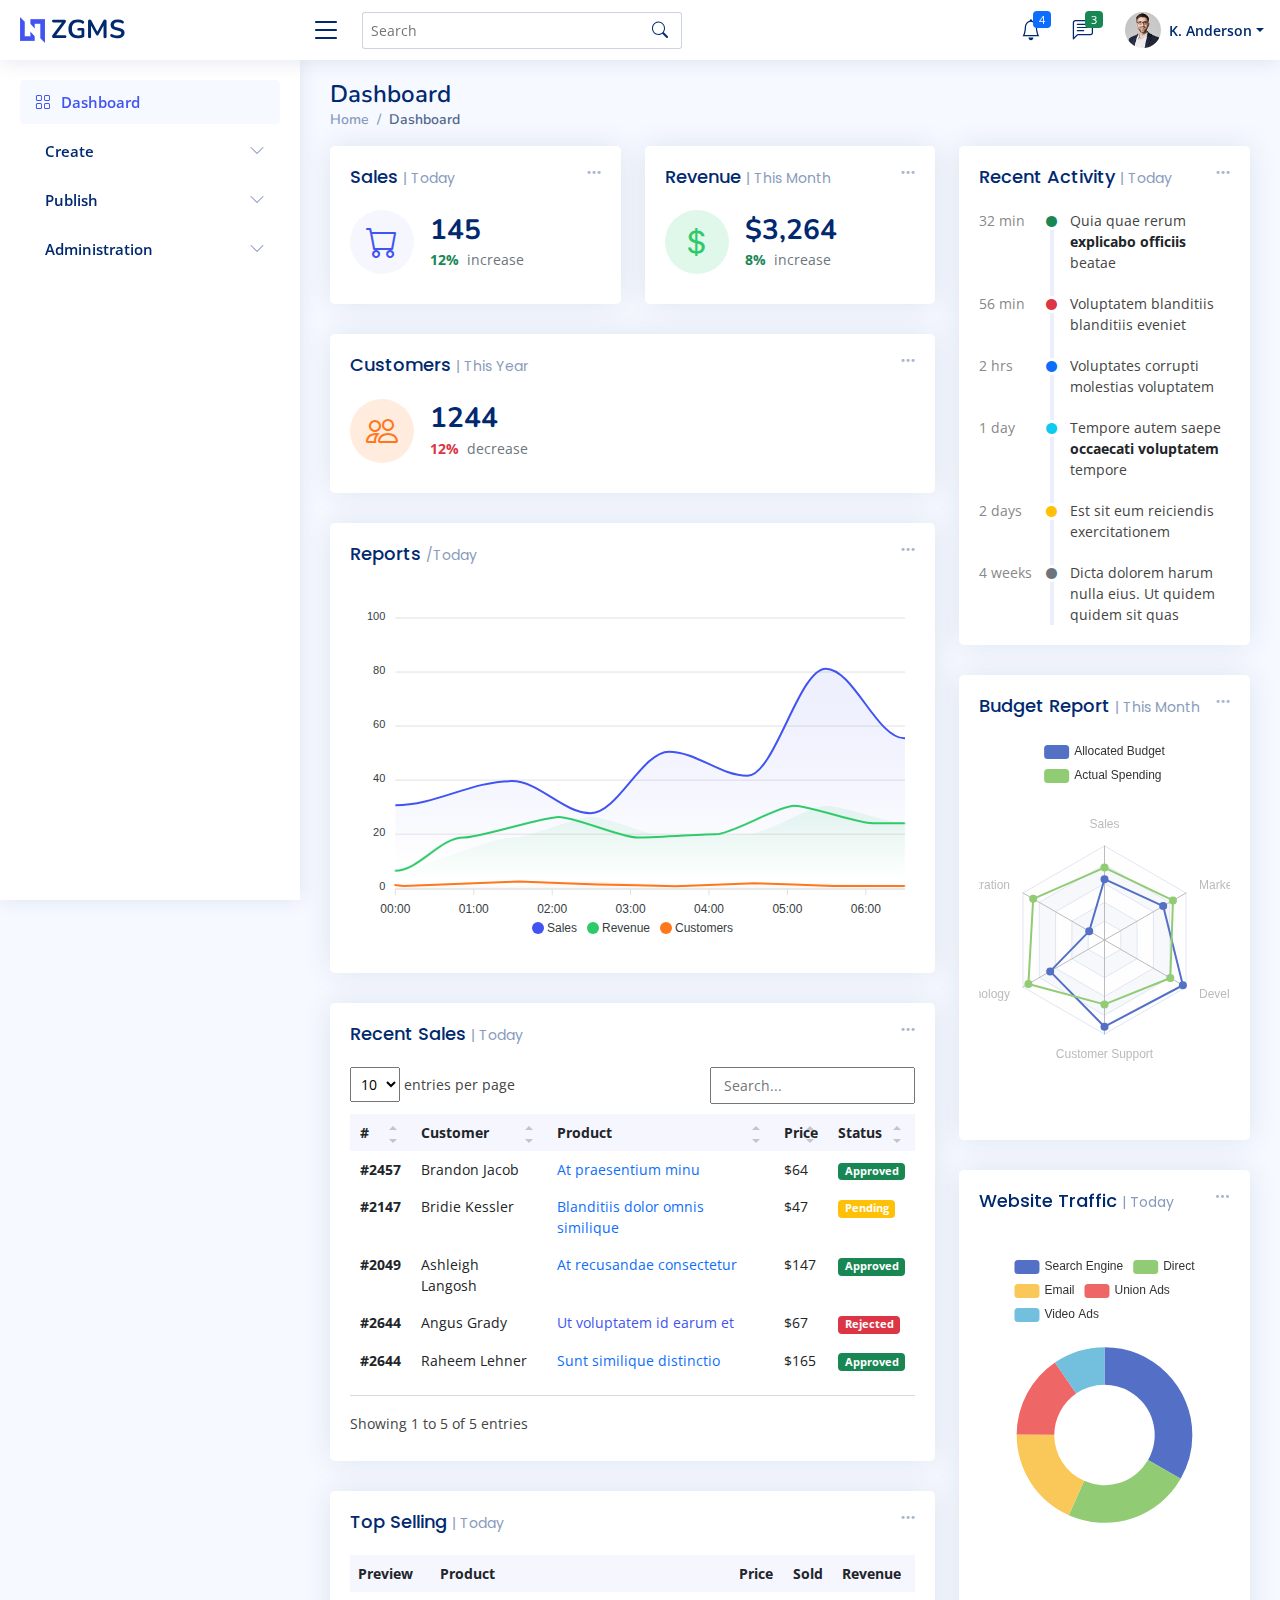
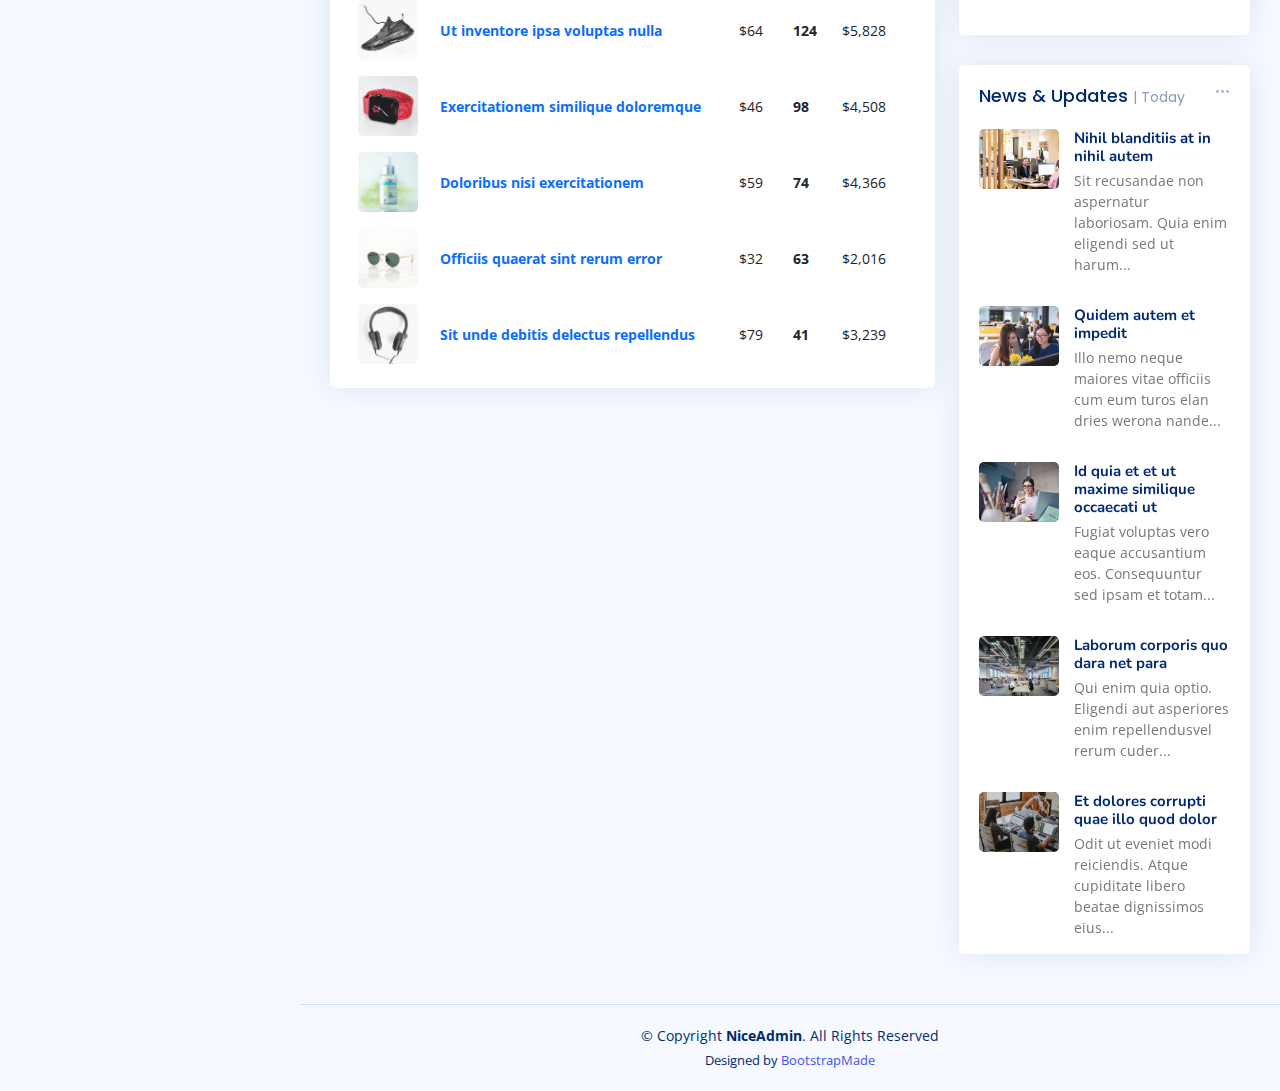
<file: NiceAdmin/index.html>
<!DOCTYPE html>
<html lang="en">

<head>
  <meta charset="utf-8">
  <meta content="width=device-width, initial-scale=1.0" name="viewport">

  <title>ZGMS</title>
  <meta content="" name="description">
  <meta content="" name="keywords">

  <!-- Favicons -->
  <link href="assets/img/favicon.png" rel="icon">
  <link href="assets/img/apple-touch-icon.png" rel="apple-touch-icon">

  <!-- Google Fonts -->
  <link href="https://fonts.gstatic.com" rel="preconnect">
  <link href="https://fonts.googleapis.com/css?family=Open+Sans:300,300i,400,400i,600,600i,700,700i|Nunito:300,300i,400,400i,600,600i,700,700i|Poppins:300,300i,400,400i,500,500i,600,600i,700,700i" rel="stylesheet">

  <!-- Vendor CSS Files -->
  <link href="assets/vendor/bootstrap/css/bootstrap.min.css" rel="stylesheet">
  <link href="assets/vendor/bootstrap-icons/bootstrap-icons.css" rel="stylesheet">
  <link href="assets/vendor/remixicon/remixicon.css" rel="stylesheet">
  <link href="assets/vendor/boxicons/css/boxicons.min.css" rel="stylesheet">
  <link href="assets/vendor/quill/quill.snow.css" rel="stylesheet">
  <link href="assets/vendor/quill/quill.bubble.css" rel="stylesheet">
  <link href="assets/vendor/simple-datatables/style.css" rel="stylesheet">
  <link rel="stylesheet" href="https://pro.fontawesome.com/releases/v5.10.0/css/all.css" integrity="sha384-AYmEC3Yw5cVb3ZcuHtOA93w35dYTsvhLPVnYs9eStHfGJvOvKxVfELGroGkvsg+p" crossorigin="anonymous"/>


  <!-- Template Main CSS File -->
  <link href="assets/css/style.css" rel="stylesheet">

  <!-- =======================================================
  * Template Name: NiceAdmin - v2.1.0
  * Template URL: https://bootstrapmade.com/nice-admin-bootstrap-admin-html-template/
  * Author: BootstrapMade.com
  * License: https://bootstrapmade.com/license/
  ======================================================== -->
</head>

<body>

  <!-- ======= Header ======= -->
  <header id="header" class="header fixed-top d-flex align-items-center">

    <div class="d-flex align-items-center justify-content-between">
      <a href="index.html" class="logo d-flex align-items-center">
        <img src="assets/img/logo.png" alt="">
        <span class="d-none d-lg-block">ZGMS</span>
      </a>
      <i class="bi bi-list toggle-sidebar-btn"></i>
    </div><!-- End Logo -->

    <div class="search-bar">
      <form class="search-form d-flex align-items-center" method="POST" action="#">
        <input type="text" name="query" placeholder="Search" title="Enter search keyword">
        <button type="submit" title="Search"><i class="bi bi-search"></i></button>
      </form>
    </div><!-- End Search Bar -->

    <nav class="header-nav ms-auto">
      <ul class="d-flex align-items-center">

        <li class="nav-item d-block d-lg-none">
          <a class="nav-link nav-icon search-bar-toggle " href="#">
            <i class="bi bi-search"></i>
          </a>
        </li><!-- End Search Icon-->

        <li class="nav-item dropdown">

          <a class="nav-link nav-icon" href="#" data-bs-toggle="dropdown">
            <i class="bi bi-bell"></i>
            <span class="badge bg-primary badge-number">4</span>
          </a><!-- End Notification Icon -->

          <ul class="dropdown-menu dropdown-menu-end dropdown-menu-arrow notifications">
            <li class="dropdown-header">
              You have 4 new notifications
              <a href="#"><span class="badge rounded-pill bg-primary p-2 ms-2">View all</span></a>
            </li>
            <li>
              <hr class="dropdown-divider">
            </li>

            <li class="notification-item">
              <i class="bi bi-exclamation-circle text-warning"></i>
              <div>
                <h4>Lorem Ipsum</h4>
                <p>Quae dolorem earum veritatis oditseno</p>
                <p>30 min. ago</p>
              </div>
            </li>

            <li>
              <hr class="dropdown-divider">
            </li>

            <li class="notification-item">
              <i class="bi bi-x-circle text-danger"></i>
              <div>
                <h4>Atque rerum nesciunt</h4>
                <p>Quae dolorem earum veritatis oditseno</p>
                <p>1 hr. ago</p>
              </div>
            </li>

            <li>
              <hr class="dropdown-divider">
            </li>

            <li class="notification-item">
              <i class="bi bi-check-circle text-success"></i>
              <div>
                <h4>Sit rerum fuga</h4>
                <p>Quae dolorem earum veritatis oditseno</p>
                <p>2 hrs. ago</p>
              </div>
            </li>

            <li>
              <hr class="dropdown-divider">
            </li>

            <li class="notification-item">
              <i class="bi bi-info-circle text-primary"></i>
              <div>
                <h4>Dicta reprehenderit</h4>
                <p>Quae dolorem earum veritatis oditseno</p>
                <p>4 hrs. ago</p>
              </div>
            </li>

            <li>
              <hr class="dropdown-divider">
            </li>
            <li class="dropdown-footer">
              <a href="#">Show all notifications</a>
            </li>

          </ul><!-- End Notification Dropdown Items -->

        </li><!-- End Notification Nav -->

        <li class="nav-item dropdown">

          <a class="nav-link nav-icon" href="#" data-bs-toggle="dropdown">
            <i class="bi bi-chat-left-text"></i>
            <span class="badge bg-success badge-number">3</span>
          </a><!-- End Messages Icon -->

          <ul class="dropdown-menu dropdown-menu-end dropdown-menu-arrow messages">
            <li class="dropdown-header">
              You have 3 new messages
              <a href="#"><span class="badge rounded-pill bg-primary p-2 ms-2">View all</span></a>
            </li>
            <li>
              <hr class="dropdown-divider">
            </li>

            <li class="message-item">
              <a href="#">
                <img src="assets/img/messages-1.jpg" alt="" class="rounded-circle">
                <div>
                  <h4>Maria Hudson</h4>
                  <p>Velit asperiores et ducimus soluta repudiandae labore officia est ut...</p>
                  <p>4 hrs. ago</p>
                </div>
              </a>
            </li>
            <li>
              <hr class="dropdown-divider">
            </li>

            <li class="message-item">
              <a href="#">
                <img src="assets/img/messages-2.jpg" alt="" class="rounded-circle">
                <div>
                  <h4>Anna Nelson</h4>
                  <p>Velit asperiores et ducimus soluta repudiandae labore officia est ut...</p>
                  <p>6 hrs. ago</p>
                </div>
              </a>
            </li>
            <li>
              <hr class="dropdown-divider">
            </li>

            <li class="message-item">
              <a href="#">
                <img src="assets/img/messages-3.jpg" alt="" class="rounded-circle">
                <div>
                  <h4>David Muldon</h4>
                  <p>Velit asperiores et ducimus soluta repudiandae labore officia est ut...</p>
                  <p>8 hrs. ago</p>
                </div>
              </a>
            </li>
            <li>
              <hr class="dropdown-divider">
            </li>

            <li class="dropdown-footer">
              <a href="#">Show all messages</a>
            </li>

          </ul><!-- End Messages Dropdown Items -->

        </li><!-- End Messages Nav -->

        <li class="nav-item dropdown pe-3">

          <a class="nav-link nav-profile d-flex align-items-center pe-0" href="#" data-bs-toggle="dropdown">
            <img src="assets/img/profile-img.jpg" alt="Profile" class="rounded-circle">
            <span class="d-none d-md-block dropdown-toggle ps-2">K. Anderson</span>
          </a><!-- End Profile Iamge Icon -->

          <ul class="dropdown-menu dropdown-menu-end dropdown-menu-arrow profile">
            <li class="dropdown-header">
              <h6>Kevin Anderson</h6>
              <span>Web Designer</span>
            </li>
            <li>
              <hr class="dropdown-divider">
            </li>

            <li>
              <a class="dropdown-item d-flex align-items-center" href="users-profile.html">
                <i class="bi bi-person"></i>
                <span>My Profile</span>
              </a>
            </li>
            <li>
              <hr class="dropdown-divider">
            </li>

            <li>
              <a class="dropdown-item d-flex align-items-center" href="users-profile.html">
                <i class="bi bi-gear"></i>
                <span>Account Settings</span>
              </a>
            </li>
            <li>
              <hr class="dropdown-divider">
            </li>

            <li>
              <a class="dropdown-item d-flex align-items-center" href="pages-faq.html">
                <i class="bi bi-question-circle"></i>
                <span>Need Help?</span>
              </a>
            </li>
            <li>
              <hr class="dropdown-divider">
            </li>

            <li>
              <a class="dropdown-item d-flex align-items-center" href="#">
                <i class="bi bi-box-arrow-right"></i>
                <span>Sign Out</span>
              </a>
            </li>

          </ul><!-- End Profile Dropdown Items -->
        </li><!-- End Profile Nav -->

      </ul>
    </nav><!-- End Icons Navigation -->

  </header><!-- End Header -->

  <!-- ======= Sidebar ======= -->
  <aside id="sidebar" class="sidebar">

    <ul class="sidebar-nav" id="sidebar-nav">

      <li class="nav-item">
        <a class="nav-link " href="index.html">
          <i class="bi bi-grid"></i>
          <span>Dashboard</span>
        </a>
      </li><!-- End Dashboard Nav -->

      <li class="nav-item">
        <a class="nav-link collapsed" data-bs-target="#charts-nav" data-bs-toggle="collapse" href="#">
          <i class="fab fa-creative-commons-sampling-plus"></i><span>Create</span><i class="bi bi-chevron-down ms-auto"></i>
        </a>
        <ul id="charts-nav" class="nav-content collapse " data-bs-parent="#sidebar-nav">
          <li>
            <a href="">
              <i class="bi bi-circle"></i><span>Photo Editor</span>
            </a>
          </li>
          <li>
            <a href="">
              <i class="bi bi-circle"></i><span>Image Generator</span>
            </a>
          </li>
        </ul>
      </li><!-- End Create Nav -->

      <li class="nav-item">
        <a class="nav-link collapsed" data-bs-target="#components-nav" data-bs-toggle="collapse" href="#">
          <i class="far fa-paper-plane"></i><span>Publish</span><i class="bi bi-chevron-down ms-auto"></i>
        </a>
        <ul id="components-nav" class="nav-content collapse " data-bs-parent="#sidebar-nav">
          <li>
            <a href="">
              <i class="bi bi-circle"></i><span>Schedule a Post</span>
            </a>
          </li>
          <li>
            <a href="">
              <i class="bi bi-circle"></i><span>Content Plan</span>
            </a>
          </li>
          <li>
            <a href="">
              <i class="bi bi-circle"></i><span>CSV Import</span>
            </a>
          </li>
        </ul>
      </li><!-- End Components Nav -->

      <li class="nav-item">
        <a class="nav-link collapsed" data-bs-target="#forms-nav" data-bs-toggle="collapse" href="#">
          <i class="fas fa-network-wired"></i><span>Administration</span><i class="bi bi-chevron-down ms-auto"></i>
        </a>
        <ul id="forms-nav" class="nav-content collapse " data-bs-parent="#sidebar-nav">
          <li>
            <a href="">
              <i class="bi bi-circle"></i><span>Accounts</span>
            </a>
          </li>
          <li>
            <a href="forms-layouts.html">
              <i class="bi bi-circle"></i><span>Roles & Projects</span>
            </a>
          </li>
          <li>
            <a href="forms-editors.html">
              <i class="bi bi-circle"></i><span>Social Inbox</span>
            </a>
          </li>
          <li>
            <a href="forms-validation.html">
              <i class="bi bi-circle"></i><span>Statistics</span>
            </a>
          </li>
          <li>
            <a href="forms-validation.html">
              <i class="bi bi-circle"></i><span>Analytics</span>
            </a>
          </li>
          <li>
            <a href="forms-validation.html">
              <i class="bi bi-circle"></i><span>Settings</span>
            </a>
          </li>
        </ul>
      </li><!-- End Forms Nav -->
    </ul>

  </aside><!-- End Sidebar-->

  <main id="main" class="main">

    <div class="pagetitle">
      <h1>Dashboard</h1>
      <nav>
        <ol class="breadcrumb">
          <li class="breadcrumb-item"><a href="index.html">Home</a></li>
          <li class="breadcrumb-item active">Dashboard</li>
        </ol>
      </nav>
    </div><!-- End Page Title -->

    <section class="section dashboard">
      <div class="row">

        <!-- Left side columns -->
        <div class="col-lg-8">
          <div class="row">

            <!-- Sales Card -->
            <div class="col-xxl-4 col-md-6">
              <div class="card info-card sales-card">

                <div class="filter">
                  <a class="icon" href="#" data-bs-toggle="dropdown"><i class="bi bi-three-dots"></i></a>
                  <ul class="dropdown-menu dropdown-menu-end dropdown-menu-arrow">
                    <li class="dropdown-header text-start">
                      <h6>Filter</h6>
                    </li>

                    <li><a class="dropdown-item" href="#">Today</a></li>
                    <li><a class="dropdown-item" href="#">This Month</a></li>
                    <li><a class="dropdown-item" href="#">This Year</a></li>
                  </ul>
                </div>

                <div class="card-body">
                  <h5 class="card-title">Sales <span>| Today</span></h5>

                  <div class="d-flex align-items-center">
                    <div class="card-icon rounded-circle d-flex align-items-center justify-content-center">
                      <i class="bi bi-cart"></i>
                    </div>
                    <div class="ps-3">
                      <h6>145</h6>
                      <span class="text-success small pt-1 fw-bold">12%</span> <span class="text-muted small pt-2 ps-1">increase</span>

                    </div>
                  </div>
                </div>

              </div>
            </div><!-- End Sales Card -->

            <!-- Revenue Card -->
            <div class="col-xxl-4 col-md-6">
              <div class="card info-card revenue-card">

                <div class="filter">
                  <a class="icon" href="#" data-bs-toggle="dropdown"><i class="bi bi-three-dots"></i></a>
                  <ul class="dropdown-menu dropdown-menu-end dropdown-menu-arrow">
                    <li class="dropdown-header text-start">
                      <h6>Filter</h6>
                    </li>

                    <li><a class="dropdown-item" href="#">Today</a></li>
                    <li><a class="dropdown-item" href="#">This Month</a></li>
                    <li><a class="dropdown-item" href="#">This Year</a></li>
                  </ul>
                </div>

                <div class="card-body">
                  <h5 class="card-title">Revenue <span>| This Month</span></h5>

                  <div class="d-flex align-items-center">
                    <div class="card-icon rounded-circle d-flex align-items-center justify-content-center">
                      <i class="bi bi-currency-dollar"></i>
                    </div>
                    <div class="ps-3">
                      <h6>$3,264</h6>
                      <span class="text-success small pt-1 fw-bold">8%</span> <span class="text-muted small pt-2 ps-1">increase</span>

                    </div>
                  </div>
                </div>

              </div>
            </div><!-- End Revenue Card -->

            <!-- Customers Card -->
            <div class="col-xxl-4 col-xl-12">

              <div class="card info-card customers-card">

                <div class="filter">
                  <a class="icon" href="#" data-bs-toggle="dropdown"><i class="bi bi-three-dots"></i></a>
                  <ul class="dropdown-menu dropdown-menu-end dropdown-menu-arrow">
                    <li class="dropdown-header text-start">
                      <h6>Filter</h6>
                    </li>

                    <li><a class="dropdown-item" href="#">Today</a></li>
                    <li><a class="dropdown-item" href="#">This Month</a></li>
                    <li><a class="dropdown-item" href="#">This Year</a></li>
                  </ul>
                </div>

                <div class="card-body">
                  <h5 class="card-title">Customers <span>| This Year</span></h5>

                  <div class="d-flex align-items-center">
                    <div class="card-icon rounded-circle d-flex align-items-center justify-content-center">
                      <i class="bi bi-people"></i>
                    </div>
                    <div class="ps-3">
                      <h6>1244</h6>
                      <span class="text-danger small pt-1 fw-bold">12%</span> <span class="text-muted small pt-2 ps-1">decrease</span>

                    </div>
                  </div>

                </div>
              </div>

            </div><!-- End Customers Card -->

            <!-- Reports -->
            <div class="col-12">
              <div class="card">

                <div class="filter">
                  <a class="icon" href="#" data-bs-toggle="dropdown"><i class="bi bi-three-dots"></i></a>
                  <ul class="dropdown-menu dropdown-menu-end dropdown-menu-arrow">
                    <li class="dropdown-header text-start">
                      <h6>Filter</h6>
                    </li>

                    <li><a class="dropdown-item" href="#">Today</a></li>
                    <li><a class="dropdown-item" href="#">This Month</a></li>
                    <li><a class="dropdown-item" href="#">This Year</a></li>
                  </ul>
                </div>

                <div class="card-body">
                  <h5 class="card-title">Reports <span>/Today</span></h5>

                  <!-- Line Chart -->
                  <div id="reportsChart"></div>

                  <script>
                    document.addEventListener("DOMContentLoaded", () => {
                      new ApexCharts(document.querySelector("#reportsChart"), {
                        series: [{
                          name: 'Sales',
                          data: [31, 40, 28, 51, 42, 82, 56],
                        }, {
                          name: 'Revenue',
                          data: [11, 32, 45, 32, 34, 52, 41]
                        }, {
                          name: 'Customers',
                          data: [15, 11, 32, 18, 9, 24, 11]
                        }],
                        chart: {
                          height: 350,
                          type: 'area',
                          toolbar: {
                            show: false
                          },
                        },
                        markers: {
                          size: 4
                        },
                        colors: ['#4154f1', '#2eca6a', '#ff771d'],
                        fill: {
                          type: "gradient",
                          gradient: {
                            shadeIntensity: 1,
                            opacityFrom: 0.3,
                            opacityTo: 0.4,
                            stops: [0, 90, 100]
                          }
                        },
                        dataLabels: {
                          enabled: false
                        },
                        stroke: {
                          curve: 'smooth',
                          width: 2
                        },
                        xaxis: {
                          type: 'datetime',
                          categories: ["2018-09-19T00:00:00.000Z", "2018-09-19T01:30:00.000Z", "2018-09-19T02:30:00.000Z", "2018-09-19T03:30:00.000Z", "2018-09-19T04:30:00.000Z", "2018-09-19T05:30:00.000Z", "2018-09-19T06:30:00.000Z"]
                        },
                        tooltip: {
                          x: {
                            format: 'dd/MM/yy HH:mm'
                          },
                        }
                      }).render();
                    });
                  </script>
                  <!-- End Line Chart -->

                </div>

              </div>
            </div><!-- End Reports -->

            <!-- Recent Sales -->
            <div class="col-12">
              <div class="card recent-sales">

                <div class="filter">
                  <a class="icon" href="#" data-bs-toggle="dropdown"><i class="bi bi-three-dots"></i></a>
                  <ul class="dropdown-menu dropdown-menu-end dropdown-menu-arrow">
                    <li class="dropdown-header text-start">
                      <h6>Filter</h6>
                    </li>

                    <li><a class="dropdown-item" href="#">Today</a></li>
                    <li><a class="dropdown-item" href="#">This Month</a></li>
                    <li><a class="dropdown-item" href="#">This Year</a></li>
                  </ul>
                </div>

                <div class="card-body">
                  <h5 class="card-title">Recent Sales <span>| Today</span></h5>

                  <table class="table table-borderless datatable">
                    <thead>
                      <tr>
                        <th scope="col">#</th>
                        <th scope="col">Customer</th>
                        <th scope="col">Product</th>
                        <th scope="col">Price</th>
                        <th scope="col">Status</th>
                      </tr>
                    </thead>
                    <tbody>
                      <tr>
                        <th scope="row"><a href="#">#2457</a></th>
                        <td>Brandon Jacob</td>
                        <td><a href="#" class="text-primary">At praesentium minu</a></td>
                        <td>$64</td>
                        <td><span class="badge bg-success">Approved</span></td>
                      </tr>
                      <tr>
                        <th scope="row"><a href="#">#2147</a></th>
                        <td>Bridie Kessler</td>
                        <td><a href="#" class="text-primary">Blanditiis dolor omnis similique</a></td>
                        <td>$47</td>
                        <td><span class="badge bg-warning">Pending</span></td>
                      </tr>
                      <tr>
                        <th scope="row"><a href="#">#2049</a></th>
                        <td>Ashleigh Langosh</td>
                        <td><a href="#" class="text-primary">At recusandae consectetur</a></td>
                        <td>$147</td>
                        <td><span class="badge bg-success">Approved</span></td>
                      </tr>
                      <tr>
                        <th scope="row"><a href="#">#2644</a></th>
                        <td>Angus Grady</td>
                        <td><a href="#" class="text-primar">Ut voluptatem id earum et</a></td>
                        <td>$67</td>
                        <td><span class="badge bg-danger">Rejected</span></td>
                      </tr>
                      <tr>
                        <th scope="row"><a href="#">#2644</a></th>
                        <td>Raheem Lehner</td>
                        <td><a href="#" class="text-primary">Sunt similique distinctio</a></td>
                        <td>$165</td>
                        <td><span class="badge bg-success">Approved</span></td>
                      </tr>
                    </tbody>
                  </table>

                </div>

              </div>
            </div><!-- End Recent Sales -->

            <!-- Top Selling -->
            <div class="col-12">
              <div class="card top-selling">

                <div class="filter">
                  <a class="icon" href="#" data-bs-toggle="dropdown"><i class="bi bi-three-dots"></i></a>
                  <ul class="dropdown-menu dropdown-menu-end dropdown-menu-arrow">
                    <li class="dropdown-header text-start">
                      <h6>Filter</h6>
                    </li>

                    <li><a class="dropdown-item" href="#">Today</a></li>
                    <li><a class="dropdown-item" href="#">This Month</a></li>
                    <li><a class="dropdown-item" href="#">This Year</a></li>
                  </ul>
                </div>

                <div class="card-body pb-0">
                  <h5 class="card-title">Top Selling <span>| Today</span></h5>

                  <table class="table table-borderless">
                    <thead>
                      <tr>
                        <th scope="col">Preview</th>
                        <th scope="col">Product</th>
                        <th scope="col">Price</th>
                        <th scope="col">Sold</th>
                        <th scope="col">Revenue</th>
                      </tr>
                    </thead>
                    <tbody>
                      <tr>
                        <th scope="row"><a href="#"><img src="assets/img/product-1.jpg" alt=""></a></th>
                        <td><a href="#" class="text-primary fw-bold">Ut inventore ipsa voluptas nulla</a></td>
                        <td>$64</td>
                        <td class="fw-bold">124</td>
                        <td>$5,828</td>
                      </tr>
                      <tr>
                        <th scope="row"><a href="#"><img src="assets/img/product-2.jpg" alt=""></a></th>
                        <td><a href="#" class="text-primary fw-bold">Exercitationem similique doloremque</a></td>
                        <td>$46</td>
                        <td class="fw-bold">98</td>
                        <td>$4,508</td>
                      </tr>
                      <tr>
                        <th scope="row"><a href="#"><img src="assets/img/product-3.jpg" alt=""></a></th>
                        <td><a href="#" class="text-primary fw-bold">Doloribus nisi exercitationem</a></td>
                        <td>$59</td>
                        <td class="fw-bold">74</td>
                        <td>$4,366</td>
                      </tr>
                      <tr>
                        <th scope="row"><a href="#"><img src="assets/img/product-4.jpg" alt=""></a></th>
                        <td><a href="#" class="text-primary fw-bold">Officiis quaerat sint rerum error</a></td>
                        <td>$32</td>
                        <td class="fw-bold">63</td>
                        <td>$2,016</td>
                      </tr>
                      <tr>
                        <th scope="row"><a href="#"><img src="assets/img/product-5.jpg" alt=""></a></th>
                        <td><a href="#" class="text-primary fw-bold">Sit unde debitis delectus repellendus</a></td>
                        <td>$79</td>
                        <td class="fw-bold">41</td>
                        <td>$3,239</td>
                      </tr>
                    </tbody>
                  </table>

                </div>

              </div>
            </div><!-- End Top Selling -->

          </div>
        </div><!-- End Left side columns -->

        <!-- Right side columns -->
        <div class="col-lg-4">

          <!-- Recent Activity -->
          <div class="card">
            <div class="filter">
              <a class="icon" href="#" data-bs-toggle="dropdown"><i class="bi bi-three-dots"></i></a>
              <ul class="dropdown-menu dropdown-menu-end dropdown-menu-arrow">
                <li class="dropdown-header text-start">
                  <h6>Filter</h6>
                </li>

                <li><a class="dropdown-item" href="#">Today</a></li>
                <li><a class="dropdown-item" href="#">This Month</a></li>
                <li><a class="dropdown-item" href="#">This Year</a></li>
              </ul>
            </div>

            <div class="card-body">
              <h5 class="card-title">Recent Activity <span>| Today</span></h5>

              <div class="activity">

                <div class="activity-item d-flex">
                  <div class="activite-label">32 min</div>
                  <i class='bi bi-circle-fill activity-badge text-success align-self-start'></i>
                  <div class="activity-content">
                    Quia quae rerum <a href="#" class="fw-bold text-dark">explicabo officiis</a> beatae
                  </div>
                </div><!-- End activity item-->

                <div class="activity-item d-flex">
                  <div class="activite-label">56 min</div>
                  <i class='bi bi-circle-fill activity-badge text-danger align-self-start'></i>
                  <div class="activity-content">
                    Voluptatem blanditiis blanditiis eveniet
                  </div>
                </div><!-- End activity item-->

                <div class="activity-item d-flex">
                  <div class="activite-label">2 hrs</div>
                  <i class='bi bi-circle-fill activity-badge text-primary align-self-start'></i>
                  <div class="activity-content">
                    Voluptates corrupti molestias voluptatem
                  </div>
                </div><!-- End activity item-->

                <div class="activity-item d-flex">
                  <div class="activite-label">1 day</div>
                  <i class='bi bi-circle-fill activity-badge text-info align-self-start'></i>
                  <div class="activity-content">
                    Tempore autem saepe <a href="#" class="fw-bold text-dark">occaecati voluptatem</a> tempore
                  </div>
                </div><!-- End activity item-->

                <div class="activity-item d-flex">
                  <div class="activite-label">2 days</div>
                  <i class='bi bi-circle-fill activity-badge text-warning align-self-start'></i>
                  <div class="activity-content">
                    Est sit eum reiciendis exercitationem
                  </div>
                </div><!-- End activity item-->

                <div class="activity-item d-flex">
                  <div class="activite-label">4 weeks</div>
                  <i class='bi bi-circle-fill activity-badge text-muted align-self-start'></i>
                  <div class="activity-content">
                    Dicta dolorem harum nulla eius. Ut quidem quidem sit quas
                  </div>
                </div><!-- End activity item-->

              </div>

            </div>
          </div><!-- End Recent Activity -->

          <!-- Budget Report -->
          <div class="card">
            <div class="filter">
              <a class="icon" href="#" data-bs-toggle="dropdown"><i class="bi bi-three-dots"></i></a>
              <ul class="dropdown-menu dropdown-menu-end dropdown-menu-arrow">
                <li class="dropdown-header text-start">
                  <h6>Filter</h6>
                </li>

                <li><a class="dropdown-item" href="#">Today</a></li>
                <li><a class="dropdown-item" href="#">This Month</a></li>
                <li><a class="dropdown-item" href="#">This Year</a></li>
              </ul>
            </div>

            <div class="card-body pb-0">
              <h5 class="card-title">Budget Report <span>| This Month</span></h5>

              <div id="budgetChart" style="min-height: 400px;" class="echart"></div>

              <script>
                document.addEventListener("DOMContentLoaded", () => {
                  var budgetChart = echarts.init(document.querySelector("#budgetChart")).setOption({
                    legend: {
                      data: ['Allocated Budget', 'Actual Spending']
                    },
                    radar: {
                      // shape: 'circle',
                      indicator: [{
                          name: 'Sales',
                          max: 6500
                        },
                        {
                          name: 'Administration',
                          max: 16000
                        },
                        {
                          name: 'Information Technology',
                          max: 30000
                        },
                        {
                          name: 'Customer Support',
                          max: 38000
                        },
                        {
                          name: 'Development',
                          max: 52000
                        },
                        {
                          name: 'Marketing',
                          max: 25000
                        }
                      ]
                    },
                    series: [{
                      name: 'Budget vs spending',
                      type: 'radar',
                      data: [{
                          value: [4200, 3000, 20000, 35000, 50000, 18000],
                          name: 'Allocated Budget'
                        },
                        {
                          value: [5000, 14000, 28000, 26000, 42000, 21000],
                          name: 'Actual Spending'
                        }
                      ]
                    }]
                  });
                });
              </script>

            </div>
          </div><!-- End Budget Report -->

          <!-- Website Traffic -->
          <div class="card">
            <div class="filter">
              <a class="icon" href="#" data-bs-toggle="dropdown"><i class="bi bi-three-dots"></i></a>
              <ul class="dropdown-menu dropdown-menu-end dropdown-menu-arrow">
                <li class="dropdown-header text-start">
                  <h6>Filter</h6>
                </li>

                <li><a class="dropdown-item" href="#">Today</a></li>
                <li><a class="dropdown-item" href="#">This Month</a></li>
                <li><a class="dropdown-item" href="#">This Year</a></li>
              </ul>
            </div>

            <div class="card-body pb-0">
              <h5 class="card-title">Website Traffic <span>| Today</span></h5>

              <div id="trafficChart" style="min-height: 400px;" class="echart"></div>

              <script>
                document.addEventListener("DOMContentLoaded", () => {
                  echarts.init(document.querySelector("#trafficChart")).setOption({
                    tooltip: {
                      trigger: 'item'
                    },
                    legend: {
                      top: '5%',
                      left: 'center'
                    },
                    series: [{
                      name: 'Access From',
                      type: 'pie',
                      radius: ['40%', '70%'],
                      avoidLabelOverlap: false,
                      label: {
                        show: false,
                        position: 'center'
                      },
                      emphasis: {
                        label: {
                          show: true,
                          fontSize: '18',
                          fontWeight: 'bold'
                        }
                      },
                      labelLine: {
                        show: false
                      },
                      data: [{
                          value: 1048,
                          name: 'Search Engine'
                        },
                        {
                          value: 735,
                          name: 'Direct'
                        },
                        {
                          value: 580,
                          name: 'Email'
                        },
                        {
                          value: 484,
                          name: 'Union Ads'
                        },
                        {
                          value: 300,
                          name: 'Video Ads'
                        }
                      ]
                    }]
                  });
                });
              </script>

            </div>
          </div><!-- End Website Traffic -->

          <!-- News & Updates Traffic -->
          <div class="card">
            <div class="filter">
              <a class="icon" href="#" data-bs-toggle="dropdown"><i class="bi bi-three-dots"></i></a>
              <ul class="dropdown-menu dropdown-menu-end dropdown-menu-arrow">
                <li class="dropdown-header text-start">
                  <h6>Filter</h6>
                </li>

                <li><a class="dropdown-item" href="#">Today</a></li>
                <li><a class="dropdown-item" href="#">This Month</a></li>
                <li><a class="dropdown-item" href="#">This Year</a></li>
              </ul>
            </div>

            <div class="card-body pb-0">
              <h5 class="card-title">News &amp; Updates <span>| Today</span></h5>

              <div class="news">
                <div class="post-item clearfix">
                  <img src="assets/img/news-1.jpg" alt="">
                  <h4><a href="#">Nihil blanditiis at in nihil autem</a></h4>
                  <p>Sit recusandae non aspernatur laboriosam. Quia enim eligendi sed ut harum...</p>
                </div>

                <div class="post-item clearfix">
                  <img src="assets/img/news-2.jpg" alt="">
                  <h4><a href="#">Quidem autem et impedit</a></h4>
                  <p>Illo nemo neque maiores vitae officiis cum eum turos elan dries werona nande...</p>
                </div>

                <div class="post-item clearfix">
                  <img src="assets/img/news-3.jpg" alt="">
                  <h4><a href="#">Id quia et et ut maxime similique occaecati ut</a></h4>
                  <p>Fugiat voluptas vero eaque accusantium eos. Consequuntur sed ipsam et totam...</p>
                </div>

                <div class="post-item clearfix">
                  <img src="assets/img/news-4.jpg" alt="">
                  <h4><a href="#">Laborum corporis quo dara net para</a></h4>
                  <p>Qui enim quia optio. Eligendi aut asperiores enim repellendusvel rerum cuder...</p>
                </div>

                <div class="post-item clearfix">
                  <img src="assets/img/news-5.jpg" alt="">
                  <h4><a href="#">Et dolores corrupti quae illo quod dolor</a></h4>
                  <p>Odit ut eveniet modi reiciendis. Atque cupiditate libero beatae dignissimos eius...</p>
                </div>

              </div><!-- End sidebar recent posts-->

            </div>
          </div><!-- End News & Updates -->

        </div><!-- End Right side columns -->

      </div>
    </section>

  </main><!-- End #main -->

  <!-- ======= Footer ======= -->
  <footer id="footer" class="footer">
    <div class="copyright">
      &copy; Copyright <strong><span>NiceAdmin</span></strong>. All Rights Reserved
    </div>
    <div class="credits">
      <!-- All the links in the footer should remain intact. -->
      <!-- You can delete the links only if you purchased the pro version. -->
      <!-- Licensing information: https://bootstrapmade.com/license/ -->
      <!-- Purchase the pro version with working PHP/AJAX contact form: https://bootstrapmade.com/nice-admin-bootstrap-admin-html-template/ -->
      Designed by <a href="https://bootstrapmade.com/">BootstrapMade</a>
    </div>
  </footer><!-- End Footer -->

  <a href="#" class="back-to-top d-flex align-items-center justify-content-center"><i class="bi bi-arrow-up-short"></i></a>

  <!-- Vendor JS Files -->
  <script src="assets/vendor/bootstrap/js/bootstrap.bundle.js"></script>
  <script src="assets/vendor/php-email-form/validate.js"></script>
  <script src="assets/vendor/quill/quill.min.js"></script>
  <script src="assets/vendor/tinymce/tinymce.min.js"></script>
  <script src="assets/vendor/simple-datatables/simple-datatables.js"></script>
  <script src="assets/vendor/chart.js/chart.min.js"></script>
  <script src="assets/vendor/apexcharts/apexcharts.min.js"></script>
  <script src="assets/vendor/echarts/echarts.min.js"></script>

  <!-- Template Main JS File -->
  <script src="assets/js/main.js"></script>

</body>

</html>
</file>
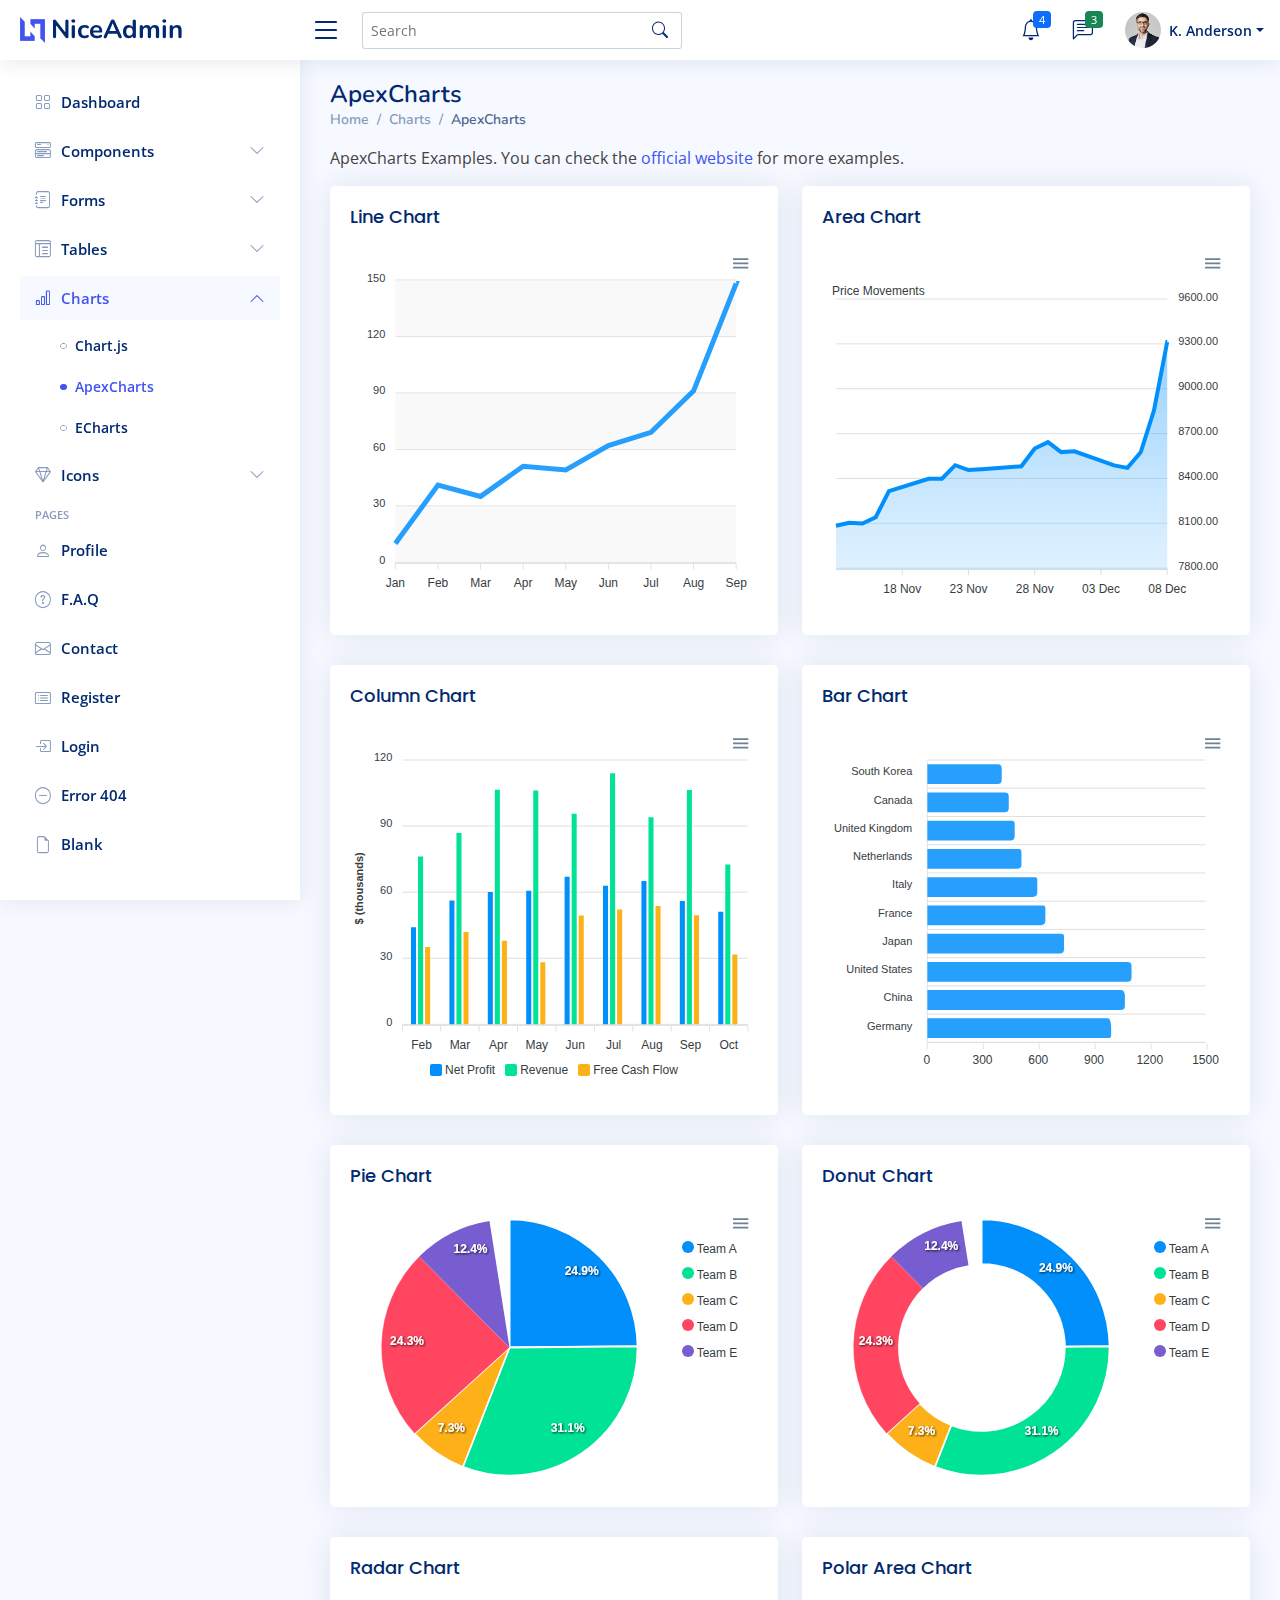
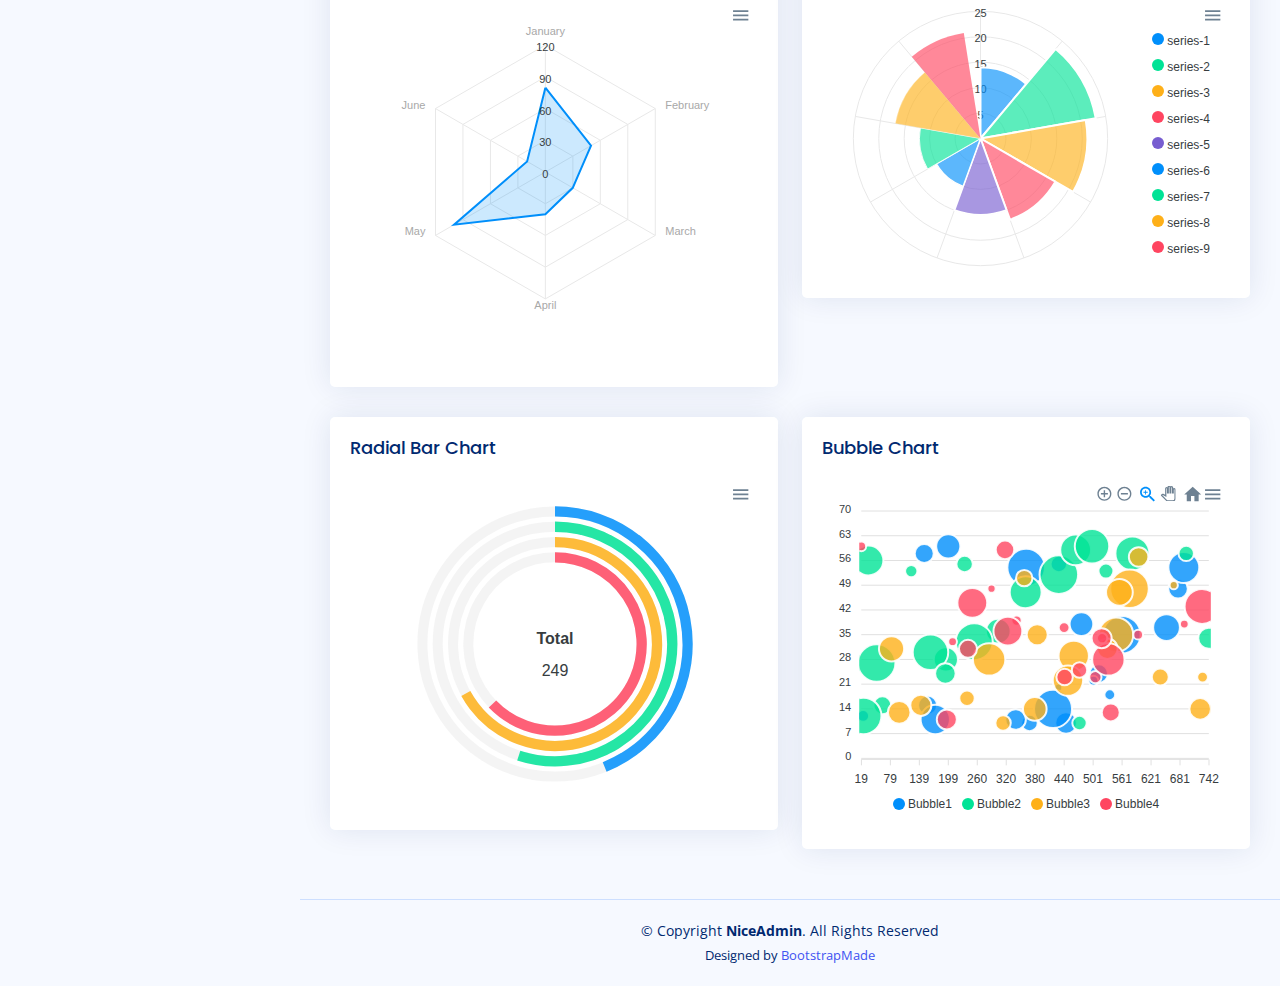
<file: NiceAdmin/charts-apexcharts.html>
<!DOCTYPE html>
<html lang="en">

<head>
  <meta charset="utf-8">
  <meta content="width=device-width, initial-scale=1.0" name="viewport">

  <title>Charts / ApexCharts - NiceAdmin Bootstrap Template</title>
  <meta content="" name="description">
  <meta content="" name="keywords">

  <!-- Favicons -->
  <link href="assets/img/favicon.png" rel="icon">
  <link href="assets/img/apple-touch-icon.png" rel="apple-touch-icon">

  <!-- Google Fonts -->
  <link href="https://fonts.gstatic.com" rel="preconnect">
  <link href="https://fonts.googleapis.com/css?family=Open+Sans:300,300i,400,400i,600,600i,700,700i|Nunito:300,300i,400,400i,600,600i,700,700i|Poppins:300,300i,400,400i,500,500i,600,600i,700,700i" rel="stylesheet">

  <!-- Vendor CSS Files -->
  <link href="assets/vendor/bootstrap/css/bootstrap.min.css" rel="stylesheet">
  <link href="assets/vendor/bootstrap-icons/bootstrap-icons.css" rel="stylesheet">
  <link href="assets/vendor/remixicon/remixicon.css" rel="stylesheet">
  <link href="assets/vendor/boxicons/css/boxicons.min.css" rel="stylesheet">
  <link href="assets/vendor/quill/quill.snow.css" rel="stylesheet">
  <link href="assets/vendor/quill/quill.bubble.css" rel="stylesheet">
  <link href="assets/vendor/simple-datatables/style.css" rel="stylesheet">

  <!-- Template Main CSS File -->
  <link href="assets/css/style.css" rel="stylesheet">

  <!-- =======================================================
  * Template Name: NiceAdmin - v2.1.0
  * Template URL: https://bootstrapmade.com/nice-admin-bootstrap-admin-html-template/
  * Author: BootstrapMade.com
  * License: https://bootstrapmade.com/license/
  ======================================================== -->
</head>

<body>

  <!-- ======= Header ======= -->
  <header id="header" class="header fixed-top d-flex align-items-center">

    <div class="d-flex align-items-center justify-content-between">
      <a href="index.html" class="logo d-flex align-items-center">
        <img src="assets/img/logo.png" alt="">
        <span class="d-none d-lg-block">NiceAdmin</span>
      </a>
      <i class="bi bi-list toggle-sidebar-btn"></i>
    </div><!-- End Logo -->

    <div class="search-bar">
      <form class="search-form d-flex align-items-center" method="POST" action="#">
        <input type="text" name="query" placeholder="Search" title="Enter search keyword">
        <button type="submit" title="Search"><i class="bi bi-search"></i></button>
      </form>
    </div><!-- End Search Bar -->

    <nav class="header-nav ms-auto">
      <ul class="d-flex align-items-center">

        <li class="nav-item d-block d-lg-none">
          <a class="nav-link nav-icon search-bar-toggle " href="#">
            <i class="bi bi-search"></i>
          </a>
        </li><!-- End Search Icon-->

        <li class="nav-item dropdown">

          <a class="nav-link nav-icon" href="#" data-bs-toggle="dropdown">
            <i class="bi bi-bell"></i>
            <span class="badge bg-primary badge-number">4</span>
          </a><!-- End Notification Icon -->

          <ul class="dropdown-menu dropdown-menu-end dropdown-menu-arrow notifications">
            <li class="dropdown-header">
              You have 4 new notifications
              <a href="#"><span class="badge rounded-pill bg-primary p-2 ms-2">View all</span></a>
            </li>
            <li>
              <hr class="dropdown-divider">
            </li>

            <li class="notification-item">
              <i class="bi bi-exclamation-circle text-warning"></i>
              <div>
                <h4>Lorem Ipsum</h4>
                <p>Quae dolorem earum veritatis oditseno</p>
                <p>30 min. ago</p>
              </div>
            </li>

            <li>
              <hr class="dropdown-divider">
            </li>

            <li class="notification-item">
              <i class="bi bi-x-circle text-danger"></i>
              <div>
                <h4>Atque rerum nesciunt</h4>
                <p>Quae dolorem earum veritatis oditseno</p>
                <p>1 hr. ago</p>
              </div>
            </li>

            <li>
              <hr class="dropdown-divider">
            </li>

            <li class="notification-item">
              <i class="bi bi-check-circle text-success"></i>
              <div>
                <h4>Sit rerum fuga</h4>
                <p>Quae dolorem earum veritatis oditseno</p>
                <p>2 hrs. ago</p>
              </div>
            </li>

            <li>
              <hr class="dropdown-divider">
            </li>

            <li class="notification-item">
              <i class="bi bi-info-circle text-primary"></i>
              <div>
                <h4>Dicta reprehenderit</h4>
                <p>Quae dolorem earum veritatis oditseno</p>
                <p>4 hrs. ago</p>
              </div>
            </li>

            <li>
              <hr class="dropdown-divider">
            </li>
            <li class="dropdown-footer">
              <a href="#">Show all notifications</a>
            </li>

          </ul><!-- End Notification Dropdown Items -->

        </li><!-- End Notification Nav -->

        <li class="nav-item dropdown">

          <a class="nav-link nav-icon" href="#" data-bs-toggle="dropdown">
            <i class="bi bi-chat-left-text"></i>
            <span class="badge bg-success badge-number">3</span>
          </a><!-- End Messages Icon -->

          <ul class="dropdown-menu dropdown-menu-end dropdown-menu-arrow messages">
            <li class="dropdown-header">
              You have 3 new messages
              <a href="#"><span class="badge rounded-pill bg-primary p-2 ms-2">View all</span></a>
            </li>
            <li>
              <hr class="dropdown-divider">
            </li>

            <li class="message-item">
              <a href="#">
                <img src="assets/img/messages-1.jpg" alt="" class="rounded-circle">
                <div>
                  <h4>Maria Hudson</h4>
                  <p>Velit asperiores et ducimus soluta repudiandae labore officia est ut...</p>
                  <p>4 hrs. ago</p>
                </div>
              </a>
            </li>
            <li>
              <hr class="dropdown-divider">
            </li>

            <li class="message-item">
              <a href="#">
                <img src="assets/img/messages-2.jpg" alt="" class="rounded-circle">
                <div>
                  <h4>Anna Nelson</h4>
                  <p>Velit asperiores et ducimus soluta repudiandae labore officia est ut...</p>
                  <p>6 hrs. ago</p>
                </div>
              </a>
            </li>
            <li>
              <hr class="dropdown-divider">
            </li>

            <li class="message-item">
              <a href="#">
                <img src="assets/img/messages-3.jpg" alt="" class="rounded-circle">
                <div>
                  <h4>David Muldon</h4>
                  <p>Velit asperiores et ducimus soluta repudiandae labore officia est ut...</p>
                  <p>8 hrs. ago</p>
                </div>
              </a>
            </li>
            <li>
              <hr class="dropdown-divider">
            </li>

            <li class="dropdown-footer">
              <a href="#">Show all messages</a>
            </li>

          </ul><!-- End Messages Dropdown Items -->

        </li><!-- End Messages Nav -->

        <li class="nav-item dropdown pe-3">

          <a class="nav-link nav-profile d-flex align-items-center pe-0" href="#" data-bs-toggle="dropdown">
            <img src="assets/img/profile-img.jpg" alt="Profile" class="rounded-circle">
            <span class="d-none d-md-block dropdown-toggle ps-2">K. Anderson</span>
          </a><!-- End Profile Iamge Icon -->

          <ul class="dropdown-menu dropdown-menu-end dropdown-menu-arrow profile">
            <li class="dropdown-header">
              <h6>Kevin Anderson</h6>
              <span>Web Designer</span>
            </li>
            <li>
              <hr class="dropdown-divider">
            </li>

            <li>
              <a class="dropdown-item d-flex align-items-center" href="users-profile.html">
                <i class="bi bi-person"></i>
                <span>My Profile</span>
              </a>
            </li>
            <li>
              <hr class="dropdown-divider">
            </li>

            <li>
              <a class="dropdown-item d-flex align-items-center" href="users-profile.html">
                <i class="bi bi-gear"></i>
                <span>Account Settings</span>
              </a>
            </li>
            <li>
              <hr class="dropdown-divider">
            </li>

            <li>
              <a class="dropdown-item d-flex align-items-center" href="pages-faq.html">
                <i class="bi bi-question-circle"></i>
                <span>Need Help?</span>
              </a>
            </li>
            <li>
              <hr class="dropdown-divider">
            </li>

            <li>
              <a class="dropdown-item d-flex align-items-center" href="#">
                <i class="bi bi-box-arrow-right"></i>
                <span>Sign Out</span>
              </a>
            </li>

          </ul><!-- End Profile Dropdown Items -->
        </li><!-- End Profile Nav -->

      </ul>
    </nav><!-- End Icons Navigation -->

  </header><!-- End Header -->

  <!-- ======= Sidebar ======= -->
  <aside id="sidebar" class="sidebar">

    <ul class="sidebar-nav" id="sidebar-nav">

      <li class="nav-item">
        <a class="nav-link collapsed" href="index.html">
          <i class="bi bi-grid"></i>
          <span>Dashboard</span>
        </a>
      </li><!-- End Dashboard Nav -->

      <li class="nav-item">
        <a class="nav-link collapsed" data-bs-target="#components-nav" data-bs-toggle="collapse" href="#">
          <i class="bi bi-menu-button-wide"></i><span>Components</span><i class="bi bi-chevron-down ms-auto"></i>
        </a>
        <ul id="components-nav" class="nav-content collapse " data-bs-parent="#sidebar-nav">
          <li>
            <a href="components-alerts.html">
              <i class="bi bi-circle"></i><span>Alerts</span>
            </a>
          </li>
          <li>
            <a href="components-accordion.html">
              <i class="bi bi-circle"></i><span>Accordion</span>
            </a>
          </li>
          <li>
            <a href="components-badges.html">
              <i class="bi bi-circle"></i><span>Badges</span>
            </a>
          </li>
          <li>
            <a href="components-breadcrumbs.html">
              <i class="bi bi-circle"></i><span>Breadcrumbs</span>
            </a>
          </li>
          <li>
            <a href="components-buttons.html">
              <i class="bi bi-circle"></i><span>Buttons</span>
            </a>
          </li>
          <li>
            <a href="components-cards.html">
              <i class="bi bi-circle"></i><span>Cards</span>
            </a>
          </li>
          <li>
            <a href="components-carousel.html">
              <i class="bi bi-circle"></i><span>Carousel</span>
            </a>
          </li>
          <li>
            <a href="components-list-group.html">
              <i class="bi bi-circle"></i><span>List group</span>
            </a>
          </li>
          <li>
            <a href="components-modal.html">
              <i class="bi bi-circle"></i><span>Modal</span>
            </a>
          </li>
          <li>
            <a href="components-tabs.html">
              <i class="bi bi-circle"></i><span>Tabs</span>
            </a>
          </li>
          <li>
            <a href="components-pagination.html">
              <i class="bi bi-circle"></i><span>Pagination</span>
            </a>
          </li>
          <li>
            <a href="components-progress.html">
              <i class="bi bi-circle"></i><span>Progress</span>
            </a>
          </li>
          <li>
            <a href="components-spinners.html">
              <i class="bi bi-circle"></i><span>Spinners</span>
            </a>
          </li>
          <li>
            <a href="components-tooltips.html">
              <i class="bi bi-circle"></i><span>Tooltips</span>
            </a>
          </li>
        </ul>
      </li><!-- End Components Nav -->

      <li class="nav-item">
        <a class="nav-link collapsed" data-bs-target="#forms-nav" data-bs-toggle="collapse" href="#">
          <i class="bi bi-journal-text"></i><span>Forms</span><i class="bi bi-chevron-down ms-auto"></i>
        </a>
        <ul id="forms-nav" class="nav-content collapse " data-bs-parent="#sidebar-nav">
          <li>
            <a href="forms-elements.html">
              <i class="bi bi-circle"></i><span>Form Elements</span>
            </a>
          </li>
          <li>
            <a href="forms-layouts.html">
              <i class="bi bi-circle"></i><span>Form Layouts</span>
            </a>
          </li>
          <li>
            <a href="forms-editors.html">
              <i class="bi bi-circle"></i><span>Form Editors</span>
            </a>
          </li>
          <li>
            <a href="forms-validation.html">
              <i class="bi bi-circle"></i><span>Form Validation</span>
            </a>
          </li>
        </ul>
      </li><!-- End Forms Nav -->

      <li class="nav-item">
        <a class="nav-link collapsed" data-bs-target="#tables-nav" data-bs-toggle="collapse" href="#">
          <i class="bi bi-layout-text-window-reverse"></i><span>Tables</span><i class="bi bi-chevron-down ms-auto"></i>
        </a>
        <ul id="tables-nav" class="nav-content collapse " data-bs-parent="#sidebar-nav">
          <li>
            <a href="tables-general.html">
              <i class="bi bi-circle"></i><span>General Tables</span>
            </a>
          </li>
          <li>
            <a href="tables-data.html">
              <i class="bi bi-circle"></i><span>Data Tables</span>
            </a>
          </li>
        </ul>
      </li><!-- End Tables Nav -->

      <li class="nav-item">
        <a class="nav-link " data-bs-target="#charts-nav" data-bs-toggle="collapse" href="#">
          <i class="bi bi-bar-chart"></i><span>Charts</span><i class="bi bi-chevron-down ms-auto"></i>
        </a>
        <ul id="charts-nav" class="nav-content collapse show" data-bs-parent="#sidebar-nav">
          <li>
            <a href="charts-chartjs.html">
              <i class="bi bi-circle"></i><span>Chart.js</span>
            </a>
          </li>
          <li>
            <a href="charts-apexcharts.html" class="active">
              <i class="bi bi-circle"></i><span>ApexCharts</span>
            </a>
          </li>
          <li>
            <a href="charts-echarts.html">
              <i class="bi bi-circle"></i><span>ECharts</span>
            </a>
          </li>
        </ul>
      </li><!-- End Charts Nav -->

      <li class="nav-item">
        <a class="nav-link collapsed" data-bs-target="#icons-nav" data-bs-toggle="collapse" href="#">
          <i class="bi bi-gem"></i><span>Icons</span><i class="bi bi-chevron-down ms-auto"></i>
        </a>
        <ul id="icons-nav" class="nav-content collapse " data-bs-parent="#sidebar-nav">
          <li>
            <a href="icons-bootstrap.html">
              <i class="bi bi-circle"></i><span>Bootstrap Icons</span>
            </a>
          </li>
          <li>
            <a href="icons-remix.html">
              <i class="bi bi-circle"></i><span>Remix Icons</span>
            </a>
          </li>
          <li>
            <a href="icons-boxicons.html">
              <i class="bi bi-circle"></i><span>Boxicons</span>
            </a>
          </li>
        </ul>
      </li><!-- End Icons Nav -->

      <li class="nav-heading">Pages</li>

      <li class="nav-item">
        <a class="nav-link collapsed" href="users-profile.html">
          <i class="bi bi-person"></i>
          <span>Profile</span>
        </a>
      </li><!-- End Profile Page Nav -->

      <li class="nav-item">
        <a class="nav-link collapsed" href="pages-faq.html">
          <i class="bi bi-question-circle"></i>
          <span>F.A.Q</span>
        </a>
      </li><!-- End F.A.Q Page Nav -->

      <li class="nav-item">
        <a class="nav-link collapsed" href="pages-contact.html">
          <i class="bi bi-envelope"></i>
          <span>Contact</span>
        </a>
      </li><!-- End Contact Page Nav -->

      <li class="nav-item">
        <a class="nav-link collapsed" href="pages-register.html">
          <i class="bi bi-card-list"></i>
          <span>Register</span>
        </a>
      </li><!-- End Register Page Nav -->

      <li class="nav-item">
        <a class="nav-link collapsed" href="pages-login.html">
          <i class="bi bi-box-arrow-in-right"></i>
          <span>Login</span>
        </a>
      </li><!-- End Login Page Nav -->

      <li class="nav-item">
        <a class="nav-link collapsed" href="pages-error-404.html">
          <i class="bi bi-dash-circle"></i>
          <span>Error 404</span>
        </a>
      </li><!-- End Error 404 Page Nav -->

      <li class="nav-item">
        <a class="nav-link collapsed" href="pages-blank.html">
          <i class="bi bi-file-earmark"></i>
          <span>Blank</span>
        </a>
      </li><!-- End Blank Page Nav -->

    </ul>

  </aside><!-- End Sidebar-->

  <main id="main" class="main">

    <div class="pagetitle">
      <h1>ApexCharts</h1>
      <nav>
        <ol class="breadcrumb">
          <li class="breadcrumb-item"><a href="index.html">Home</a></li>
          <li class="breadcrumb-item">Charts</li>
          <li class="breadcrumb-item active">ApexCharts</li>
        </ol>
      </nav>
    </div><!-- End Page Title -->

    <p>ApexCharts Examples. You can check the <a href="https://apexcharts.com/javascript-chart-demos/" target="_blank">official website</a> for more examples.</p>

    <section class="section">
      <div class="row">

        <div class="col-lg-6">
          <div class="card">
            <div class="card-body">
              <h5 class="card-title">Line Chart</h5>

              <!-- Line Chart -->
              <div id="lineChart"></div>

              <script>
                document.addEventListener("DOMContentLoaded", () => {
                  new ApexCharts(document.querySelector("#lineChart"), {
                    series: [{
                      name: "Desktops",
                      data: [10, 41, 35, 51, 49, 62, 69, 91, 148]
                    }],
                    chart: {
                      height: 350,
                      type: 'line',
                      zoom: {
                        enabled: false
                      }
                    },
                    dataLabels: {
                      enabled: false
                    },
                    stroke: {
                      curve: 'straight'
                    },
                    grid: {
                      row: {
                        colors: ['#f3f3f3', 'transparent'], // takes an array which will be repeated on columns
                        opacity: 0.5
                      },
                    },
                    xaxis: {
                      categories: ['Jan', 'Feb', 'Mar', 'Apr', 'May', 'Jun', 'Jul', 'Aug', 'Sep'],
                    }
                  }).render();
                });
              </script>
              <!-- End Line Chart -->

            </div>
          </div>
        </div>

        <div class="col-lg-6">
          <div class="card">
            <div class="card-body">
              <h5 class="card-title">Area Chart</h5>

              <!-- Area Chart -->
              <div id="areaChart"></div>

              <script>
                document.addEventListener("DOMContentLoaded", () => {
                  const series = {
                    "monthDataSeries1": {
                      "prices": [
                        8107.85,
                        8128.0,
                        8122.9,
                        8165.5,
                        8340.7,
                        8423.7,
                        8423.5,
                        8514.3,
                        8481.85,
                        8487.7,
                        8506.9,
                        8626.2,
                        8668.95,
                        8602.3,
                        8607.55,
                        8512.9,
                        8496.25,
                        8600.65,
                        8881.1,
                        9340.85
                      ],
                      "dates": [
                        "13 Nov 2017",
                        "14 Nov 2017",
                        "15 Nov 2017",
                        "16 Nov 2017",
                        "17 Nov 2017",
                        "20 Nov 2017",
                        "21 Nov 2017",
                        "22 Nov 2017",
                        "23 Nov 2017",
                        "24 Nov 2017",
                        "27 Nov 2017",
                        "28 Nov 2017",
                        "29 Nov 2017",
                        "30 Nov 2017",
                        "01 Dec 2017",
                        "04 Dec 2017",
                        "05 Dec 2017",
                        "06 Dec 2017",
                        "07 Dec 2017",
                        "08 Dec 2017"
                      ]
                    },
                    "monthDataSeries2": {
                      "prices": [
                        8423.7,
                        8423.5,
                        8514.3,
                        8481.85,
                        8487.7,
                        8506.9,
                        8626.2,
                        8668.95,
                        8602.3,
                        8607.55,
                        8512.9,
                        8496.25,
                        8600.65,
                        8881.1,
                        9040.85,
                        8340.7,
                        8165.5,
                        8122.9,
                        8107.85,
                        8128.0
                      ],
                      "dates": [
                        "13 Nov 2017",
                        "14 Nov 2017",
                        "15 Nov 2017",
                        "16 Nov 2017",
                        "17 Nov 2017",
                        "20 Nov 2017",
                        "21 Nov 2017",
                        "22 Nov 2017",
                        "23 Nov 2017",
                        "24 Nov 2017",
                        "27 Nov 2017",
                        "28 Nov 2017",
                        "29 Nov 2017",
                        "30 Nov 2017",
                        "01 Dec 2017",
                        "04 Dec 2017",
                        "05 Dec 2017",
                        "06 Dec 2017",
                        "07 Dec 2017",
                        "08 Dec 2017"
                      ]
                    },
                    "monthDataSeries3": {
                      "prices": [
                        7114.25,
                        7126.6,
                        7116.95,
                        7203.7,
                        7233.75,
                        7451.0,
                        7381.15,
                        7348.95,
                        7347.75,
                        7311.25,
                        7266.4,
                        7253.25,
                        7215.45,
                        7266.35,
                        7315.25,
                        7237.2,
                        7191.4,
                        7238.95,
                        7222.6,
                        7217.9,
                        7359.3,
                        7371.55,
                        7371.15,
                        7469.2,
                        7429.25,
                        7434.65,
                        7451.1,
                        7475.25,
                        7566.25,
                        7556.8,
                        7525.55,
                        7555.45,
                        7560.9,
                        7490.7,
                        7527.6,
                        7551.9,
                        7514.85,
                        7577.95,
                        7592.3,
                        7621.95,
                        7707.95,
                        7859.1,
                        7815.7,
                        7739.0,
                        7778.7,
                        7839.45,
                        7756.45,
                        7669.2,
                        7580.45,
                        7452.85,
                        7617.25,
                        7701.6,
                        7606.8,
                        7620.05,
                        7513.85,
                        7498.45,
                        7575.45,
                        7601.95,
                        7589.1,
                        7525.85,
                        7569.5,
                        7702.5,
                        7812.7,
                        7803.75,
                        7816.3,
                        7851.15,
                        7912.2,
                        7972.8,
                        8145.0,
                        8161.1,
                        8121.05,
                        8071.25,
                        8088.2,
                        8154.45,
                        8148.3,
                        8122.05,
                        8132.65,
                        8074.55,
                        7952.8,
                        7885.55,
                        7733.9,
                        7897.15,
                        7973.15,
                        7888.5,
                        7842.8,
                        7838.4,
                        7909.85,
                        7892.75,
                        7897.75,
                        7820.05,
                        7904.4,
                        7872.2,
                        7847.5,
                        7849.55,
                        7789.6,
                        7736.35,
                        7819.4,
                        7875.35,
                        7871.8,
                        8076.5,
                        8114.8,
                        8193.55,
                        8217.1,
                        8235.05,
                        8215.3,
                        8216.4,
                        8301.55,
                        8235.25,
                        8229.75,
                        8201.95,
                        8164.95,
                        8107.85,
                        8128.0,
                        8122.9,
                        8165.5,
                        8340.7,
                        8423.7,
                        8423.5,
                        8514.3,
                        8481.85,
                        8487.7,
                        8506.9,
                        8626.2
                      ],
                      "dates": [
                        "02 Jun 2017",
                        "05 Jun 2017",
                        "06 Jun 2017",
                        "07 Jun 2017",
                        "08 Jun 2017",
                        "09 Jun 2017",
                        "12 Jun 2017",
                        "13 Jun 2017",
                        "14 Jun 2017",
                        "15 Jun 2017",
                        "16 Jun 2017",
                        "19 Jun 2017",
                        "20 Jun 2017",
                        "21 Jun 2017",
                        "22 Jun 2017",
                        "23 Jun 2017",
                        "27 Jun 2017",
                        "28 Jun 2017",
                        "29 Jun 2017",
                        "30 Jun 2017",
                        "03 Jul 2017",
                        "04 Jul 2017",
                        "05 Jul 2017",
                        "06 Jul 2017",
                        "07 Jul 2017",
                        "10 Jul 2017",
                        "11 Jul 2017",
                        "12 Jul 2017",
                        "13 Jul 2017",
                        "14 Jul 2017",
                        "17 Jul 2017",
                        "18 Jul 2017",
                        "19 Jul 2017",
                        "20 Jul 2017",
                        "21 Jul 2017",
                        "24 Jul 2017",
                        "25 Jul 2017",
                        "26 Jul 2017",
                        "27 Jul 2017",
                        "28 Jul 2017",
                        "31 Jul 2017",
                        "01 Aug 2017",
                        "02 Aug 2017",
                        "03 Aug 2017",
                        "04 Aug 2017",
                        "07 Aug 2017",
                        "08 Aug 2017",
                        "09 Aug 2017",
                        "10 Aug 2017",
                        "11 Aug 2017",
                        "14 Aug 2017",
                        "16 Aug 2017",
                        "17 Aug 2017",
                        "18 Aug 2017",
                        "21 Aug 2017",
                        "22 Aug 2017",
                        "23 Aug 2017",
                        "24 Aug 2017",
                        "28 Aug 2017",
                        "29 Aug 2017",
                        "30 Aug 2017",
                        "31 Aug 2017",
                        "01 Sep 2017",
                        "04 Sep 2017",
                        "05 Sep 2017",
                        "06 Sep 2017",
                        "07 Sep 2017",
                        "08 Sep 2017",
                        "11 Sep 2017",
                        "12 Sep 2017",
                        "13 Sep 2017",
                        "14 Sep 2017",
                        "15 Sep 2017",
                        "18 Sep 2017",
                        "19 Sep 2017",
                        "20 Sep 2017",
                        "21 Sep 2017",
                        "22 Sep 2017",
                        "25 Sep 2017",
                        "26 Sep 2017",
                        "27 Sep 2017",
                        "28 Sep 2017",
                        "29 Sep 2017",
                        "03 Oct 2017",
                        "04 Oct 2017",
                        "05 Oct 2017",
                        "06 Oct 2017",
                        "09 Oct 2017",
                        "10 Oct 2017",
                        "11 Oct 2017",
                        "12 Oct 2017",
                        "13 Oct 2017",
                        "16 Oct 2017",
                        "17 Oct 2017",
                        "18 Oct 2017",
                        "19 Oct 2017",
                        "23 Oct 2017",
                        "24 Oct 2017",
                        "25 Oct 2017",
                        "26 Oct 2017",
                        "27 Oct 2017",
                        "30 Oct 2017",
                        "31 Oct 2017",
                        "01 Nov 2017",
                        "02 Nov 2017",
                        "03 Nov 2017",
                        "06 Nov 2017",
                        "07 Nov 2017",
                        "08 Nov 2017",
                        "09 Nov 2017",
                        "10 Nov 2017",
                        "13 Nov 2017",
                        "14 Nov 2017",
                        "15 Nov 2017",
                        "16 Nov 2017",
                        "17 Nov 2017",
                        "20 Nov 2017",
                        "21 Nov 2017",
                        "22 Nov 2017",
                        "23 Nov 2017",
                        "24 Nov 2017",
                        "27 Nov 2017",
                        "28 Nov 2017"
                      ]
                    }
                  }
                  new ApexCharts(document.querySelector("#areaChart"), {
                    series: [{
                      name: "STOCK ABC",
                      data: series.monthDataSeries1.prices
                    }],
                    chart: {
                      type: 'area',
                      height: 350,
                      zoom: {
                        enabled: false
                      }
                    },
                    dataLabels: {
                      enabled: false
                    },
                    stroke: {
                      curve: 'straight'
                    },
                    subtitle: {
                      text: 'Price Movements',
                      align: 'left'
                    },
                    labels: series.monthDataSeries1.dates,
                    xaxis: {
                      type: 'datetime',
                    },
                    yaxis: {
                      opposite: true
                    },
                    legend: {
                      horizontalAlign: 'left'
                    }
                  }).render();
                });
              </script>
              <!-- End Area Chart -->

            </div>
          </div>
        </div>

        <div class="col-lg-6">
          <div class="card">
            <div class="card-body">
              <h5 class="card-title">Column Chart</h5>

              <!-- Column Chart -->
              <div id="columnChart"></div>

              <script>
                document.addEventListener("DOMContentLoaded", () => {
                  new ApexCharts(document.querySelector("#columnChart"), {
                    series: [{
                      name: 'Net Profit',
                      data: [44, 55, 57, 56, 61, 58, 63, 60, 66]
                    }, {
                      name: 'Revenue',
                      data: [76, 85, 101, 98, 87, 105, 91, 114, 94]
                    }, {
                      name: 'Free Cash Flow',
                      data: [35, 41, 36, 26, 45, 48, 52, 53, 41]
                    }],
                    chart: {
                      type: 'bar',
                      height: 350
                    },
                    plotOptions: {
                      bar: {
                        horizontal: false,
                        columnWidth: '55%',
                        endingShape: 'rounded'
                      },
                    },
                    dataLabels: {
                      enabled: false
                    },
                    stroke: {
                      show: true,
                      width: 2,
                      colors: ['transparent']
                    },
                    xaxis: {
                      categories: ['Feb', 'Mar', 'Apr', 'May', 'Jun', 'Jul', 'Aug', 'Sep', 'Oct'],
                    },
                    yaxis: {
                      title: {
                        text: '$ (thousands)'
                      }
                    },
                    fill: {
                      opacity: 1
                    },
                    tooltip: {
                      y: {
                        formatter: function(val) {
                          return "$ " + val + " thousands"
                        }
                      }
                    }
                  }).render();
                });
              </script>
              <!-- End Column Chart -->

            </div>
          </div>
        </div>

        <div class="col-lg-6">
          <div class="card">
            <div class="card-body">
              <h5 class="card-title">Bar Chart</h5>

              <!-- Bar Chart -->
              <div id="barChart"></div>

              <script>
                document.addEventListener("DOMContentLoaded", () => {
                  new ApexCharts(document.querySelector("#barChart"), {
                    series: [{
                      data: [400, 430, 448, 470, 540, 580, 690, 1100, 1200, 1380]
                    }],
                    chart: {
                      type: 'bar',
                      height: 350
                    },
                    plotOptions: {
                      bar: {
                        borderRadius: 4,
                        horizontal: true,
                      }
                    },
                    dataLabels: {
                      enabled: false
                    },
                    xaxis: {
                      categories: ['South Korea', 'Canada', 'United Kingdom', 'Netherlands', 'Italy', 'France', 'Japan',
                        'United States', 'China', 'Germany'
                      ],
                    }
                  }).render();
                });
              </script>
              <!-- End Bar Chart -->

            </div>
          </div>
        </div>

        <div class="col-lg-6">
          <div class="card">
            <div class="card-body">
              <h5 class="card-title">Pie Chart</h5>

              <!-- Pie Chart -->
              <div id="pieChart"></div>

              <script>
                document.addEventListener("DOMContentLoaded", () => {
                  new ApexCharts(document.querySelector("#pieChart"), {
                    series: [44, 55, 13, 43, 22],
                    chart: {
                      height: 350,
                      type: 'pie',
                      toolbar: {
                        show: true
                      }
                    },
                    labels: ['Team A', 'Team B', 'Team C', 'Team D', 'Team E']
                  }).render();
                });
              </script>
              <!-- End Pie Chart -->

            </div>
          </div>
        </div>

        <div class="col-lg-6">
          <div class="card">
            <div class="card-body">
              <h5 class="card-title">Donut Chart</h5>

              <!-- Donut Chart -->
              <div id="donutChart"></div>

              <script>
                document.addEventListener("DOMContentLoaded", () => {
                  new ApexCharts(document.querySelector("#donutChart"), {
                    series: [44, 55, 13, 43, 22],
                    chart: {
                      height: 350,
                      type: 'donut',
                      toolbar: {
                        show: true
                      }
                    },
                    labels: ['Team A', 'Team B', 'Team C', 'Team D', 'Team E'],
                  }).render();
                });
              </script>
              <!-- End Donut Chart -->

            </div>
          </div>
        </div>

        <div class="col-lg-6">
          <div class="card">
            <div class="card-body">
              <h5 class="card-title">Radar Chart</h5>

              <!-- Radar Chart -->
              <div id="radarChart"></div>

              <script>
                document.addEventListener("DOMContentLoaded", () => {
                  new ApexCharts(document.querySelector("#radarChart"), {
                    series: [{
                      name: 'Series 1',
                      data: [80, 50, 30, 40, 100, 20],
                    }],
                    chart: {
                      height: 350,
                      type: 'radar',
                    },
                    xaxis: {
                      categories: ['January', 'February', 'March', 'April', 'May', 'June']
                    }
                  }).render();
                });
              </script>
              <!-- End Radar Chart -->

            </div>
          </div>
        </div>

        <div class="col-lg-6">
          <div class="card">
            <div class="card-body">
              <h5 class="card-title">Polar Area Chart</h5>

              <!-- Polar Area Chart -->
              <div id="polarAreaChart"></div>

              <script>
                document.addEventListener("DOMContentLoaded", () => {
                  new ApexCharts(document.querySelector("#polarAreaChart"), {
                    series: [14, 23, 21, 17, 15, 10, 12, 17, 21],
                    chart: {
                      type: 'polarArea',
                      height: 350,
                      toolbar: {
                        show: true
                      }
                    },
                    stroke: {
                      colors: ['#fff']
                    },
                    fill: {
                      opacity: 0.8
                    }
                  }).render();
                });
              </script>
              <!-- End Polar Area Chart -->

            </div>
          </div>
        </div>

        <div class="col-lg-6">
          <div class="card">
            <div class="card-body">
              <h5 class="card-title">Radial Bar Chart</h5>

              <!-- Radial Bar Chart -->
              <div id="radialBarChart"></div>

              <script>
                document.addEventListener("DOMContentLoaded", () => {
                  new ApexCharts(document.querySelector("#radialBarChart"), {
                    series: [44, 55, 67, 83],
                    chart: {
                      height: 350,
                      type: 'radialBar',
                      toolbar: {
                        show: true
                      }
                    },
                    plotOptions: {
                      radialBar: {
                        dataLabels: {
                          name: {
                            fontSize: '22px',
                          },
                          value: {
                            fontSize: '16px',
                          },
                          total: {
                            show: true,
                            label: 'Total',
                            formatter: function(w) {
                              // By default this function returns the average of all series. The below is just an example to show the use of custom formatter function
                              return 249
                            }
                          }
                        }
                      }
                    },
                    labels: ['Apples', 'Oranges', 'Bananas', 'Berries'],
                  }).render();
                });
              </script>
              <!-- End Radial Bar Chart -->

            </div>
          </div>
        </div>

        <div class="col-lg-6">
          <div class="card">
            <div class="card-body">
              <h5 class="card-title">Bubble Chart</h5>

              <!-- Bubble Chart -->
              <div id="bubbleChart"></div>

              <script>
                document.addEventListener("DOMContentLoaded", () => {
                  function generateData(baseval, count, yrange) {
                    var i = 0;
                    var series = [];
                    while (i < count) {
                      var x = Math.floor(Math.random() * (750 - 1 + 1)) + 1;;
                      var y = Math.floor(Math.random() * (yrange.max - yrange.min + 1)) + yrange.min;
                      var z = Math.floor(Math.random() * (75 - 15 + 1)) + 15;
                      series.push([x, y, z]);
                      baseval += 86400000;
                      i++;
                    }
                    return series;
                  }
                  new ApexCharts(document.querySelector("#bubbleChart"), {
                    series: [{
                        name: 'Bubble1',
                        data: generateData(new Date('11 Feb 2017 GMT').getTime(), 20, {
                          min: 10,
                          max: 60
                        })
                      },
                      {
                        name: 'Bubble2',
                        data: generateData(new Date('11 Feb 2017 GMT').getTime(), 20, {
                          min: 10,
                          max: 60
                        })
                      },
                      {
                        name: 'Bubble3',
                        data: generateData(new Date('11 Feb 2017 GMT').getTime(), 20, {
                          min: 10,
                          max: 60
                        })
                      },
                      {
                        name: 'Bubble4',
                        data: generateData(new Date('11 Feb 2017 GMT').getTime(), 20, {
                          min: 10,
                          max: 60
                        })
                      }
                    ],
                    chart: {
                      height: 333,
                      type: 'bubble',
                    },
                    dataLabels: {
                      enabled: false
                    },
                    fill: {
                      opacity: 0.8
                    },
                    xaxis: {
                      tickAmount: 12,
                      type: 'category',
                    },
                    yaxis: {
                      max: 70
                    }
                  }).render();
                });
              </script>
              <!-- End Bubble Chart -->

            </div>
          </div>
        </div>

      </div>
    </section>

  </main><!-- End #main -->

  <!-- ======= Footer ======= -->
  <footer id="footer" class="footer">
    <div class="copyright">
      &copy; Copyright <strong><span>NiceAdmin</span></strong>. All Rights Reserved
    </div>
    <div class="credits">
      <!-- All the links in the footer should remain intact. -->
      <!-- You can delete the links only if you purchased the pro version. -->
      <!-- Licensing information: https://bootstrapmade.com/license/ -->
      <!-- Purchase the pro version with working PHP/AJAX contact form: https://bootstrapmade.com/nice-admin-bootstrap-admin-html-template/ -->
      Designed by <a href="https://bootstrapmade.com/">BootstrapMade</a>
    </div>
  </footer><!-- End Footer -->

  <a href="#" class="back-to-top d-flex align-items-center justify-content-center"><i class="bi bi-arrow-up-short"></i></a>

  <!-- Vendor JS Files -->
  <script src="assets/vendor/bootstrap/js/bootstrap.bundle.js"></script>
  <script src="assets/vendor/php-email-form/validate.js"></script>
  <script src="assets/vendor/quill/quill.min.js"></script>
  <script src="assets/vendor/tinymce/tinymce.min.js"></script>
  <script src="assets/vendor/simple-datatables/simple-datatables.js"></script>
  <script src="assets/vendor/chart.js/chart.min.js"></script>
  <script src="assets/vendor/apexcharts/apexcharts.min.js"></script>
  <script src="assets/vendor/echarts/echarts.min.js"></script>

  <!-- Template Main JS File -->
  <script src="assets/js/main.js"></script>

</body>

</html>
</file>
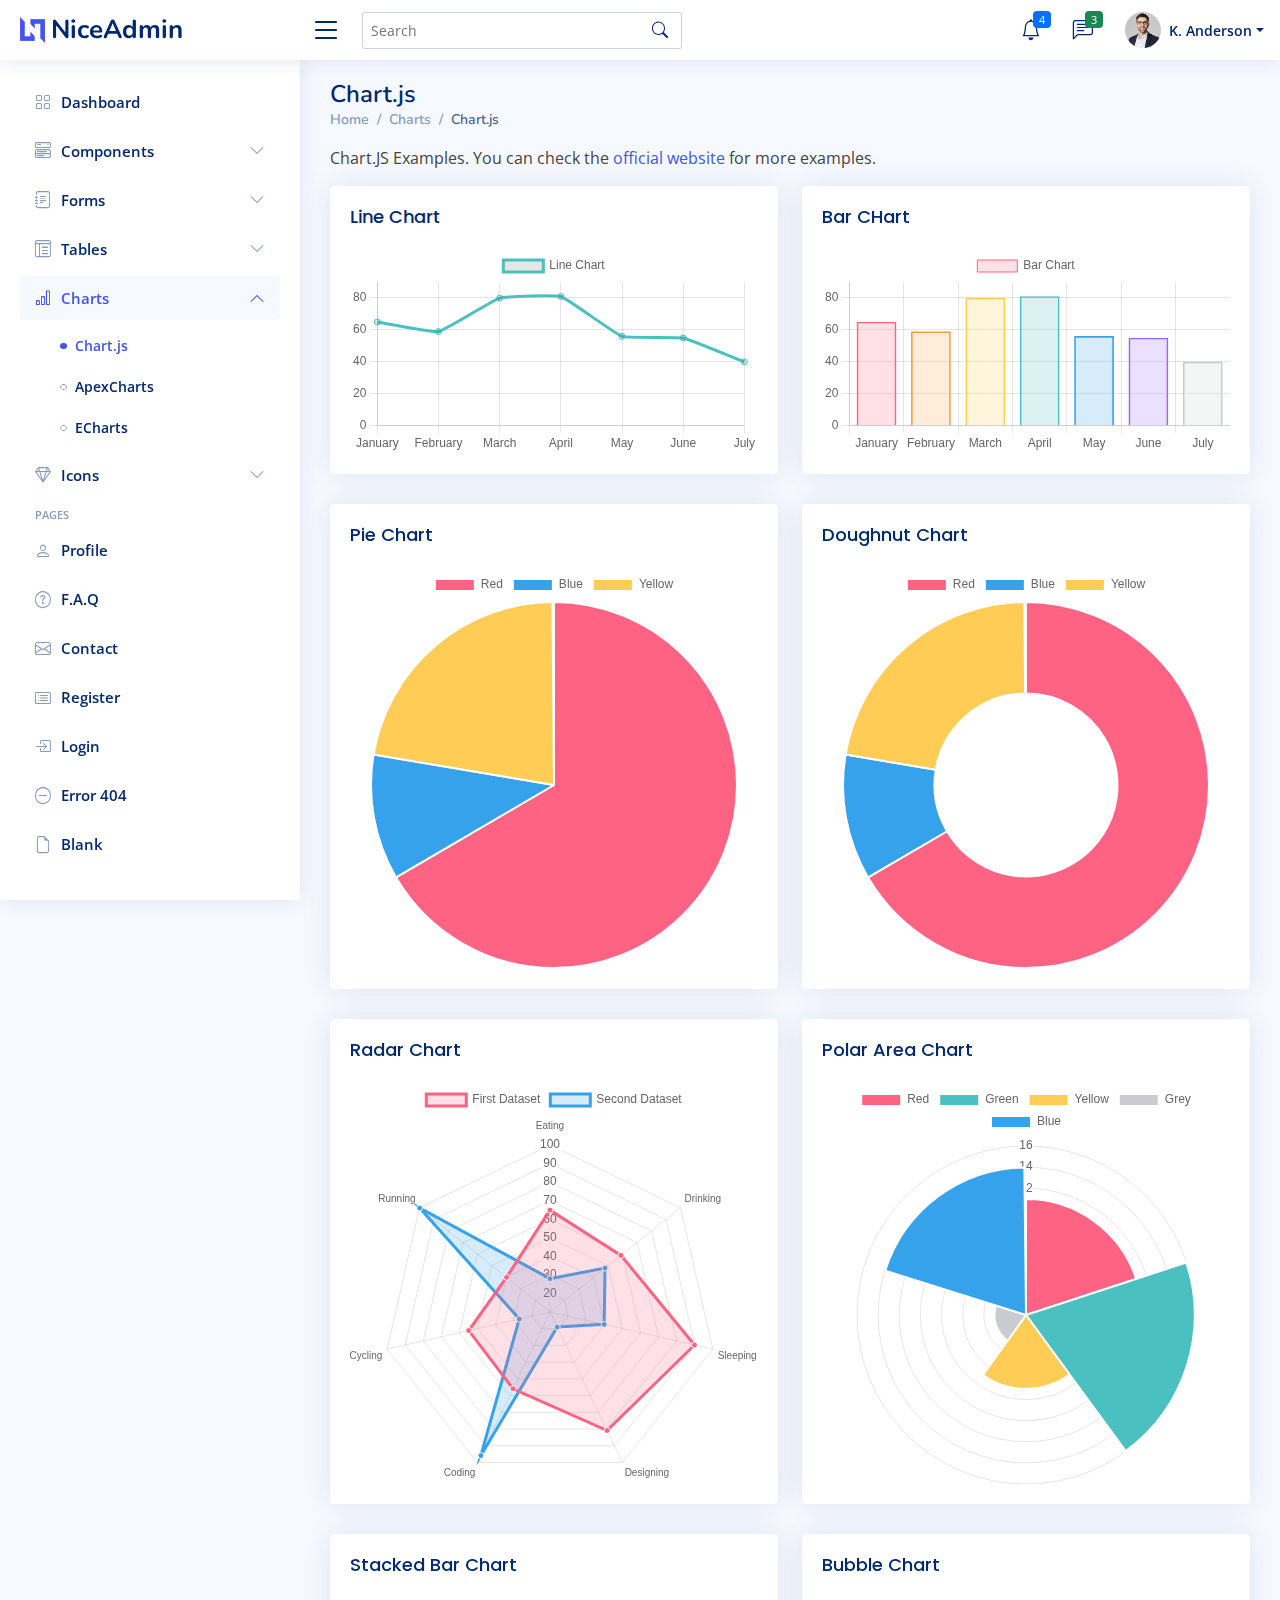
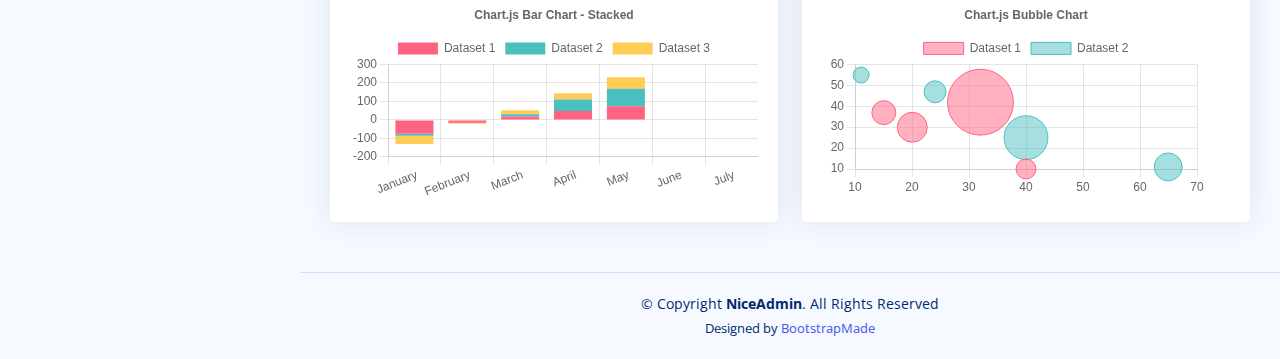
<file: NiceAdmin/charts-chartjs.html>
<!DOCTYPE html>
<html lang="en">

<head>
  <meta charset="utf-8">
  <meta content="width=device-width, initial-scale=1.0" name="viewport">

  <title>Charts / Chart.js - NiceAdmin Bootstrap Template</title>
  <meta content="" name="description">
  <meta content="" name="keywords">

  <!-- Favicons -->
  <link href="assets/img/favicon.png" rel="icon">
  <link href="assets/img/apple-touch-icon.png" rel="apple-touch-icon">

  <!-- Google Fonts -->
  <link href="https://fonts.gstatic.com" rel="preconnect">
  <link href="https://fonts.googleapis.com/css?family=Open+Sans:300,300i,400,400i,600,600i,700,700i|Nunito:300,300i,400,400i,600,600i,700,700i|Poppins:300,300i,400,400i,500,500i,600,600i,700,700i" rel="stylesheet">

  <!-- Vendor CSS Files -->
  <link href="assets/vendor/bootstrap/css/bootstrap.min.css" rel="stylesheet">
  <link href="assets/vendor/bootstrap-icons/bootstrap-icons.css" rel="stylesheet">
  <link href="assets/vendor/remixicon/remixicon.css" rel="stylesheet">
  <link href="assets/vendor/boxicons/css/boxicons.min.css" rel="stylesheet">
  <link href="assets/vendor/quill/quill.snow.css" rel="stylesheet">
  <link href="assets/vendor/quill/quill.bubble.css" rel="stylesheet">
  <link href="assets/vendor/simple-datatables/style.css" rel="stylesheet">

  <!-- Template Main CSS File -->
  <link href="assets/css/style.css" rel="stylesheet">

  <!-- =======================================================
  * Template Name: NiceAdmin - v2.1.0
  * Template URL: https://bootstrapmade.com/nice-admin-bootstrap-admin-html-template/
  * Author: BootstrapMade.com
  * License: https://bootstrapmade.com/license/
  ======================================================== -->
</head>

<body>

  <!-- ======= Header ======= -->
  <header id="header" class="header fixed-top d-flex align-items-center">

    <div class="d-flex align-items-center justify-content-between">
      <a href="index.html" class="logo d-flex align-items-center">
        <img src="assets/img/logo.png" alt="">
        <span class="d-none d-lg-block">NiceAdmin</span>
      </a>
      <i class="bi bi-list toggle-sidebar-btn"></i>
    </div><!-- End Logo -->

    <div class="search-bar">
      <form class="search-form d-flex align-items-center" method="POST" action="#">
        <input type="text" name="query" placeholder="Search" title="Enter search keyword">
        <button type="submit" title="Search"><i class="bi bi-search"></i></button>
      </form>
    </div><!-- End Search Bar -->

    <nav class="header-nav ms-auto">
      <ul class="d-flex align-items-center">

        <li class="nav-item d-block d-lg-none">
          <a class="nav-link nav-icon search-bar-toggle " href="#">
            <i class="bi bi-search"></i>
          </a>
        </li><!-- End Search Icon-->

        <li class="nav-item dropdown">

          <a class="nav-link nav-icon" href="#" data-bs-toggle="dropdown">
            <i class="bi bi-bell"></i>
            <span class="badge bg-primary badge-number">4</span>
          </a><!-- End Notification Icon -->

          <ul class="dropdown-menu dropdown-menu-end dropdown-menu-arrow notifications">
            <li class="dropdown-header">
              You have 4 new notifications
              <a href="#"><span class="badge rounded-pill bg-primary p-2 ms-2">View all</span></a>
            </li>
            <li>
              <hr class="dropdown-divider">
            </li>

            <li class="notification-item">
              <i class="bi bi-exclamation-circle text-warning"></i>
              <div>
                <h4>Lorem Ipsum</h4>
                <p>Quae dolorem earum veritatis oditseno</p>
                <p>30 min. ago</p>
              </div>
            </li>

            <li>
              <hr class="dropdown-divider">
            </li>

            <li class="notification-item">
              <i class="bi bi-x-circle text-danger"></i>
              <div>
                <h4>Atque rerum nesciunt</h4>
                <p>Quae dolorem earum veritatis oditseno</p>
                <p>1 hr. ago</p>
              </div>
            </li>

            <li>
              <hr class="dropdown-divider">
            </li>

            <li class="notification-item">
              <i class="bi bi-check-circle text-success"></i>
              <div>
                <h4>Sit rerum fuga</h4>
                <p>Quae dolorem earum veritatis oditseno</p>
                <p>2 hrs. ago</p>
              </div>
            </li>

            <li>
              <hr class="dropdown-divider">
            </li>

            <li class="notification-item">
              <i class="bi bi-info-circle text-primary"></i>
              <div>
                <h4>Dicta reprehenderit</h4>
                <p>Quae dolorem earum veritatis oditseno</p>
                <p>4 hrs. ago</p>
              </div>
            </li>

            <li>
              <hr class="dropdown-divider">
            </li>
            <li class="dropdown-footer">
              <a href="#">Show all notifications</a>
            </li>

          </ul><!-- End Notification Dropdown Items -->

        </li><!-- End Notification Nav -->

        <li class="nav-item dropdown">

          <a class="nav-link nav-icon" href="#" data-bs-toggle="dropdown">
            <i class="bi bi-chat-left-text"></i>
            <span class="badge bg-success badge-number">3</span>
          </a><!-- End Messages Icon -->

          <ul class="dropdown-menu dropdown-menu-end dropdown-menu-arrow messages">
            <li class="dropdown-header">
              You have 3 new messages
              <a href="#"><span class="badge rounded-pill bg-primary p-2 ms-2">View all</span></a>
            </li>
            <li>
              <hr class="dropdown-divider">
            </li>

            <li class="message-item">
              <a href="#">
                <img src="assets/img/messages-1.jpg" alt="" class="rounded-circle">
                <div>
                  <h4>Maria Hudson</h4>
                  <p>Velit asperiores et ducimus soluta repudiandae labore officia est ut...</p>
                  <p>4 hrs. ago</p>
                </div>
              </a>
            </li>
            <li>
              <hr class="dropdown-divider">
            </li>

            <li class="message-item">
              <a href="#">
                <img src="assets/img/messages-2.jpg" alt="" class="rounded-circle">
                <div>
                  <h4>Anna Nelson</h4>
                  <p>Velit asperiores et ducimus soluta repudiandae labore officia est ut...</p>
                  <p>6 hrs. ago</p>
                </div>
              </a>
            </li>
            <li>
              <hr class="dropdown-divider">
            </li>

            <li class="message-item">
              <a href="#">
                <img src="assets/img/messages-3.jpg" alt="" class="rounded-circle">
                <div>
                  <h4>David Muldon</h4>
                  <p>Velit asperiores et ducimus soluta repudiandae labore officia est ut...</p>
                  <p>8 hrs. ago</p>
                </div>
              </a>
            </li>
            <li>
              <hr class="dropdown-divider">
            </li>

            <li class="dropdown-footer">
              <a href="#">Show all messages</a>
            </li>

          </ul><!-- End Messages Dropdown Items -->

        </li><!-- End Messages Nav -->

        <li class="nav-item dropdown pe-3">

          <a class="nav-link nav-profile d-flex align-items-center pe-0" href="#" data-bs-toggle="dropdown">
            <img src="assets/img/profile-img.jpg" alt="Profile" class="rounded-circle">
            <span class="d-none d-md-block dropdown-toggle ps-2">K. Anderson</span>
          </a><!-- End Profile Iamge Icon -->

          <ul class="dropdown-menu dropdown-menu-end dropdown-menu-arrow profile">
            <li class="dropdown-header">
              <h6>Kevin Anderson</h6>
              <span>Web Designer</span>
            </li>
            <li>
              <hr class="dropdown-divider">
            </li>

            <li>
              <a class="dropdown-item d-flex align-items-center" href="users-profile.html">
                <i class="bi bi-person"></i>
                <span>My Profile</span>
              </a>
            </li>
            <li>
              <hr class="dropdown-divider">
            </li>

            <li>
              <a class="dropdown-item d-flex align-items-center" href="users-profile.html">
                <i class="bi bi-gear"></i>
                <span>Account Settings</span>
              </a>
            </li>
            <li>
              <hr class="dropdown-divider">
            </li>

            <li>
              <a class="dropdown-item d-flex align-items-center" href="pages-faq.html">
                <i class="bi bi-question-circle"></i>
                <span>Need Help?</span>
              </a>
            </li>
            <li>
              <hr class="dropdown-divider">
            </li>

            <li>
              <a class="dropdown-item d-flex align-items-center" href="#">
                <i class="bi bi-box-arrow-right"></i>
                <span>Sign Out</span>
              </a>
            </li>

          </ul><!-- End Profile Dropdown Items -->
        </li><!-- End Profile Nav -->

      </ul>
    </nav><!-- End Icons Navigation -->

  </header><!-- End Header -->

  <!-- ======= Sidebar ======= -->
  <aside id="sidebar" class="sidebar">

    <ul class="sidebar-nav" id="sidebar-nav">

      <li class="nav-item">
        <a class="nav-link collapsed" href="index.html">
          <i class="bi bi-grid"></i>
          <span>Dashboard</span>
        </a>
      </li><!-- End Dashboard Nav -->

      <li class="nav-item">
        <a class="nav-link collapsed" data-bs-target="#components-nav" data-bs-toggle="collapse" href="#">
          <i class="bi bi-menu-button-wide"></i><span>Components</span><i class="bi bi-chevron-down ms-auto"></i>
        </a>
        <ul id="components-nav" class="nav-content collapse " data-bs-parent="#sidebar-nav">
          <li>
            <a href="components-alerts.html">
              <i class="bi bi-circle"></i><span>Alerts</span>
            </a>
          </li>
          <li>
            <a href="components-accordion.html">
              <i class="bi bi-circle"></i><span>Accordion</span>
            </a>
          </li>
          <li>
            <a href="components-badges.html">
              <i class="bi bi-circle"></i><span>Badges</span>
            </a>
          </li>
          <li>
            <a href="components-breadcrumbs.html">
              <i class="bi bi-circle"></i><span>Breadcrumbs</span>
            </a>
          </li>
          <li>
            <a href="components-buttons.html">
              <i class="bi bi-circle"></i><span>Buttons</span>
            </a>
          </li>
          <li>
            <a href="components-cards.html">
              <i class="bi bi-circle"></i><span>Cards</span>
            </a>
          </li>
          <li>
            <a href="components-carousel.html">
              <i class="bi bi-circle"></i><span>Carousel</span>
            </a>
          </li>
          <li>
            <a href="components-list-group.html">
              <i class="bi bi-circle"></i><span>List group</span>
            </a>
          </li>
          <li>
            <a href="components-modal.html">
              <i class="bi bi-circle"></i><span>Modal</span>
            </a>
          </li>
          <li>
            <a href="components-tabs.html">
              <i class="bi bi-circle"></i><span>Tabs</span>
            </a>
          </li>
          <li>
            <a href="components-pagination.html">
              <i class="bi bi-circle"></i><span>Pagination</span>
            </a>
          </li>
          <li>
            <a href="components-progress.html">
              <i class="bi bi-circle"></i><span>Progress</span>
            </a>
          </li>
          <li>
            <a href="components-spinners.html">
              <i class="bi bi-circle"></i><span>Spinners</span>
            </a>
          </li>
          <li>
            <a href="components-tooltips.html">
              <i class="bi bi-circle"></i><span>Tooltips</span>
            </a>
          </li>
        </ul>
      </li><!-- End Components Nav -->

      <li class="nav-item">
        <a class="nav-link collapsed" data-bs-target="#forms-nav" data-bs-toggle="collapse" href="#">
          <i class="bi bi-journal-text"></i><span>Forms</span><i class="bi bi-chevron-down ms-auto"></i>
        </a>
        <ul id="forms-nav" class="nav-content collapse " data-bs-parent="#sidebar-nav">
          <li>
            <a href="forms-elements.html">
              <i class="bi bi-circle"></i><span>Form Elements</span>
            </a>
          </li>
          <li>
            <a href="forms-layouts.html">
              <i class="bi bi-circle"></i><span>Form Layouts</span>
            </a>
          </li>
          <li>
            <a href="forms-editors.html">
              <i class="bi bi-circle"></i><span>Form Editors</span>
            </a>
          </li>
          <li>
            <a href="forms-validation.html">
              <i class="bi bi-circle"></i><span>Form Validation</span>
            </a>
          </li>
        </ul>
      </li><!-- End Forms Nav -->

      <li class="nav-item">
        <a class="nav-link collapsed" data-bs-target="#tables-nav" data-bs-toggle="collapse" href="#">
          <i class="bi bi-layout-text-window-reverse"></i><span>Tables</span><i class="bi bi-chevron-down ms-auto"></i>
        </a>
        <ul id="tables-nav" class="nav-content collapse " data-bs-parent="#sidebar-nav">
          <li>
            <a href="tables-general.html">
              <i class="bi bi-circle"></i><span>General Tables</span>
            </a>
          </li>
          <li>
            <a href="tables-data.html">
              <i class="bi bi-circle"></i><span>Data Tables</span>
            </a>
          </li>
        </ul>
      </li><!-- End Tables Nav -->

      <li class="nav-item">
        <a class="nav-link " data-bs-target="#charts-nav" data-bs-toggle="collapse" href="#">
          <i class="bi bi-bar-chart"></i><span>Charts</span><i class="bi bi-chevron-down ms-auto"></i>
        </a>
        <ul id="charts-nav" class="nav-content collapse show" data-bs-parent="#sidebar-nav">
          <li>
            <a href="charts-chartjs.html" class="active">
              <i class="bi bi-circle"></i><span>Chart.js</span>
            </a>
          </li>
          <li>
            <a href="charts-apexcharts.html">
              <i class="bi bi-circle"></i><span>ApexCharts</span>
            </a>
          </li>
          <li>
            <a href="charts-echarts.html">
              <i class="bi bi-circle"></i><span>ECharts</span>
            </a>
          </li>
        </ul>
      </li><!-- End Charts Nav -->

      <li class="nav-item">
        <a class="nav-link collapsed" data-bs-target="#icons-nav" data-bs-toggle="collapse" href="#">
          <i class="bi bi-gem"></i><span>Icons</span><i class="bi bi-chevron-down ms-auto"></i>
        </a>
        <ul id="icons-nav" class="nav-content collapse " data-bs-parent="#sidebar-nav">
          <li>
            <a href="icons-bootstrap.html">
              <i class="bi bi-circle"></i><span>Bootstrap Icons</span>
            </a>
          </li>
          <li>
            <a href="icons-remix.html">
              <i class="bi bi-circle"></i><span>Remix Icons</span>
            </a>
          </li>
          <li>
            <a href="icons-boxicons.html">
              <i class="bi bi-circle"></i><span>Boxicons</span>
            </a>
          </li>
        </ul>
      </li><!-- End Icons Nav -->

      <li class="nav-heading">Pages</li>

      <li class="nav-item">
        <a class="nav-link collapsed" href="users-profile.html">
          <i class="bi bi-person"></i>
          <span>Profile</span>
        </a>
      </li><!-- End Profile Page Nav -->

      <li class="nav-item">
        <a class="nav-link collapsed" href="pages-faq.html">
          <i class="bi bi-question-circle"></i>
          <span>F.A.Q</span>
        </a>
      </li><!-- End F.A.Q Page Nav -->

      <li class="nav-item">
        <a class="nav-link collapsed" href="pages-contact.html">
          <i class="bi bi-envelope"></i>
          <span>Contact</span>
        </a>
      </li><!-- End Contact Page Nav -->

      <li class="nav-item">
        <a class="nav-link collapsed" href="pages-register.html">
          <i class="bi bi-card-list"></i>
          <span>Register</span>
        </a>
      </li><!-- End Register Page Nav -->

      <li class="nav-item">
        <a class="nav-link collapsed" href="pages-login.html">
          <i class="bi bi-box-arrow-in-right"></i>
          <span>Login</span>
        </a>
      </li><!-- End Login Page Nav -->

      <li class="nav-item">
        <a class="nav-link collapsed" href="pages-error-404.html">
          <i class="bi bi-dash-circle"></i>
          <span>Error 404</span>
        </a>
      </li><!-- End Error 404 Page Nav -->

      <li class="nav-item">
        <a class="nav-link collapsed" href="pages-blank.html">
          <i class="bi bi-file-earmark"></i>
          <span>Blank</span>
        </a>
      </li><!-- End Blank Page Nav -->

    </ul>

  </aside><!-- End Sidebar-->

  <main id="main" class="main">

    <div class="pagetitle">
      <h1>Chart.js</h1>
      <nav>
        <ol class="breadcrumb">
          <li class="breadcrumb-item"><a href="index.html">Home</a></li>
          <li class="breadcrumb-item">Charts</li>
          <li class="breadcrumb-item active">Chart.js</li>
        </ol>
      </nav>
    </div><!-- End Page Title -->

    <p>Chart.JS Examples. You can check the <a href="https://www.chartjs.org/docs/latest/samples/" target="_blank">official website</a> for more examples.</p>

    <section class="section">
      <div class="row">

        <div class="col-lg-6">
          <div class="card">
            <div class="card-body">
              <h5 class="card-title">Line Chart</h5>

              <!-- Line Chart -->
              <canvas id="lineChart" style="max-height: 400px;"></canvas>
              <script>
                document.addEventListener("DOMContentLoaded", () => {
                  new Chart(document.querySelector('#lineChart'), {
                    type: 'line',
                    data: {
                      labels: ['January', 'February', 'March', 'April', 'May', 'June', 'July'],
                      datasets: [{
                        label: 'Line Chart',
                        data: [65, 59, 80, 81, 56, 55, 40],
                        fill: false,
                        borderColor: 'rgb(75, 192, 192)',
                        tension: 0.1
                      }]
                    },
                    options: {
                      scales: {
                        y: {
                          beginAtZero: true
                        }
                      }
                    }
                  });
                });
              </script>
              <!-- End Line CHart -->

            </div>
          </div>
        </div>

        <div class="col-lg-6">
          <div class="card">
            <div class="card-body">
              <h5 class="card-title">Bar CHart</h5>

              <!-- Bar Chart -->
              <canvas id="barChart" style="max-height: 400px;"></canvas>
              <script>
                document.addEventListener("DOMContentLoaded", () => {
                  new Chart(document.querySelector('#barChart'), {
                    type: 'bar',
                    data: {
                      labels: ['January', 'February', 'March', 'April', 'May', 'June', 'July'],
                      datasets: [{
                        label: 'Bar Chart',
                        data: [65, 59, 80, 81, 56, 55, 40],
                        backgroundColor: [
                          'rgba(255, 99, 132, 0.2)',
                          'rgba(255, 159, 64, 0.2)',
                          'rgba(255, 205, 86, 0.2)',
                          'rgba(75, 192, 192, 0.2)',
                          'rgba(54, 162, 235, 0.2)',
                          'rgba(153, 102, 255, 0.2)',
                          'rgba(201, 203, 207, 0.2)'
                        ],
                        borderColor: [
                          'rgb(255, 99, 132)',
                          'rgb(255, 159, 64)',
                          'rgb(255, 205, 86)',
                          'rgb(75, 192, 192)',
                          'rgb(54, 162, 235)',
                          'rgb(153, 102, 255)',
                          'rgb(201, 203, 207)'
                        ],
                        borderWidth: 1
                      }]
                    },
                    options: {
                      scales: {
                        y: {
                          beginAtZero: true
                        }
                      }
                    }
                  });
                });
              </script>
              <!-- End Bar CHart -->

            </div>
          </div>
        </div>

        <div class="col-lg-6">
          <div class="card">
            <div class="card-body">
              <h5 class="card-title">Pie Chart</h5>

              <!-- Pie Chart -->
              <canvas id="pieChart" style="max-height: 400px;"></canvas>
              <script>
                document.addEventListener("DOMContentLoaded", () => {
                  new Chart(document.querySelector('#pieChart'), {
                    type: 'pie',
                    data: {
                      labels: [
                        'Red',
                        'Blue',
                        'Yellow'
                      ],
                      datasets: [{
                        label: 'My First Dataset',
                        data: [300, 50, 100],
                        backgroundColor: [
                          'rgb(255, 99, 132)',
                          'rgb(54, 162, 235)',
                          'rgb(255, 205, 86)'
                        ],
                        hoverOffset: 4
                      }]
                    }
                  });
                });
              </script>
              <!-- End Pie CHart -->

            </div>
          </div>
        </div>

        <div class="col-lg-6">
          <div class="card">
            <div class="card-body">
              <h5 class="card-title">Doughnut Chart</h5>

              <!-- Doughnut Chart -->
              <canvas id="doughnutChart" style="max-height: 400px;"></canvas>
              <script>
                document.addEventListener("DOMContentLoaded", () => {
                  new Chart(document.querySelector('#doughnutChart'), {
                    type: 'doughnut',
                    data: {
                      labels: [
                        'Red',
                        'Blue',
                        'Yellow'
                      ],
                      datasets: [{
                        label: 'My First Dataset',
                        data: [300, 50, 100],
                        backgroundColor: [
                          'rgb(255, 99, 132)',
                          'rgb(54, 162, 235)',
                          'rgb(255, 205, 86)'
                        ],
                        hoverOffset: 4
                      }]
                    }
                  });
                });
              </script>
              <!-- End Doughnut CHart -->

            </div>
          </div>
        </div>

        <div class="col-lg-6">
          <div class="card">
            <div class="card-body">
              <h5 class="card-title">Radar Chart</h5>

              <!-- Radar Chart -->
              <canvas id="radarChart" style="max-height: 400px;"></canvas>
              <script>
                document.addEventListener("DOMContentLoaded", () => {
                  new Chart(document.querySelector('#radarChart'), {
                    type: 'radar',
                    data: {
                      labels: [
                        'Eating',
                        'Drinking',
                        'Sleeping',
                        'Designing',
                        'Coding',
                        'Cycling',
                        'Running'
                      ],
                      datasets: [{
                        label: 'First Dataset',
                        data: [65, 59, 90, 81, 56, 55, 40],
                        fill: true,
                        backgroundColor: 'rgba(255, 99, 132, 0.2)',
                        borderColor: 'rgb(255, 99, 132)',
                        pointBackgroundColor: 'rgb(255, 99, 132)',
                        pointBorderColor: '#fff',
                        pointHoverBackgroundColor: '#fff',
                        pointHoverBorderColor: 'rgb(255, 99, 132)'
                      }, {
                        label: 'Second Dataset',
                        data: [28, 48, 40, 19, 96, 27, 100],
                        fill: true,
                        backgroundColor: 'rgba(54, 162, 235, 0.2)',
                        borderColor: 'rgb(54, 162, 235)',
                        pointBackgroundColor: 'rgb(54, 162, 235)',
                        pointBorderColor: '#fff',
                        pointHoverBackgroundColor: '#fff',
                        pointHoverBorderColor: 'rgb(54, 162, 235)'
                      }]
                    },
                    options: {
                      elements: {
                        line: {
                          borderWidth: 3
                        }
                      }
                    }
                  });
                });
              </script>
              <!-- End Radar CHart -->

            </div>
          </div>
        </div>

        <div class="col-lg-6">
          <div class="card">
            <div class="card-body">
              <h5 class="card-title">Polar Area Chart</h5>

              <!-- Polar Area Chart -->
              <canvas id="polarAreaChart" style="max-height: 400px;"></canvas>
              <script>
                document.addEventListener("DOMContentLoaded", () => {
                  new Chart(document.querySelector('#polarAreaChart'), {
                    type: 'polarArea',
                    data: {
                      labels: [
                        'Red',
                        'Green',
                        'Yellow',
                        'Grey',
                        'Blue'
                      ],
                      datasets: [{
                        label: 'My First Dataset',
                        data: [11, 16, 7, 3, 14],
                        backgroundColor: [
                          'rgb(255, 99, 132)',
                          'rgb(75, 192, 192)',
                          'rgb(255, 205, 86)',
                          'rgb(201, 203, 207)',
                          'rgb(54, 162, 235)'
                        ]
                      }]
                    }
                  });
                });
              </script>
              <!-- End Polar Area Chart -->

            </div>
          </div>
        </div>

        <div class="col-lg-6">
          <div class="card">
            <div class="card-body">
              <h5 class="card-title">Stacked Bar Chart</h5>

              <!-- Stacked Bar Chart -->
              <canvas id="stakedBarChart" style="max-height: 400px;"></canvas>
              <script>
                document.addEventListener("DOMContentLoaded", () => {
                  new Chart(document.querySelector('#stakedBarChart'), {
                    type: 'bar',
                    data: {
                      labels: ['January', 'February', 'March', 'April', 'May', 'June', 'July'],
                      datasets: [{
                          label: 'Dataset 1',
                          data: [-75, -15, 18, 48, 74],
                          backgroundColor: 'rgb(255, 99, 132)',
                        },
                        {
                          label: 'Dataset 2',
                          data: [-11, -1, 12, 62, 95],
                          backgroundColor: 'rgb(75, 192, 192)',
                        },
                        {
                          label: 'Dataset 3',
                          data: [-44, -5, 22, 35, 62],
                          backgroundColor: 'rgb(255, 205, 86)',
                        },
                      ]
                    },
                    options: {
                      plugins: {
                        title: {
                          display: true,
                          text: 'Chart.js Bar Chart - Stacked'
                        },
                      },
                      responsive: true,
                      scales: {
                        x: {
                          stacked: true,
                        },
                        y: {
                          stacked: true
                        }
                      }
                    }
                  });
                });
              </script>
              <!-- End Stacked Bar Chart -->

            </div>
          </div>
        </div>

        <div class="col-lg-6">
          <div class="card">
            <div class="card-body">
              <h5 class="card-title">Bubble Chart</h5>

              <!-- Bubble Chart -->
              <canvas id="bubbleChart" style="max-height: 400px;"></canvas>
              <script>
                document.addEventListener("DOMContentLoaded", () => {
                  new Chart(document.querySelector('#bubbleChart'), {
                    type: 'bubble',
                    data: {
                      labels: ['January', 'February', 'March', 'April', 'May', 'June', 'July'],
                      datasets: [{
                          label: 'Dataset 1',
                          data: [{
                              x: 20,
                              y: 30,
                              r: 15
                            },
                            {
                              x: 40,
                              y: 10,
                              r: 10
                            },
                            {
                              x: 15,
                              y: 37,
                              r: 12
                            },
                            {
                              x: 32,
                              y: 42,
                              r: 33
                            }
                          ],
                          borderColor: 'rgb(255, 99, 132)',
                          backgroundColor: 'rgba(255, 99, 132, 0.5)'
                        },
                        {
                          label: 'Dataset 2',
                          data: [{
                              x: 40,
                              y: 25,
                              r: 22
                            },
                            {
                              x: 24,
                              y: 47,
                              r: 11
                            },
                            {
                              x: 65,
                              y: 11,
                              r: 14
                            },
                            {
                              x: 11,
                              y: 55,
                              r: 8
                            }
                          ],
                          borderColor: 'rgb(75, 192, 192)',
                          backgroundColor: 'rgba(75, 192, 192, 0.5)'
                        }
                      ]
                    },
                    options: {
                      responsive: true,
                      plugins: {
                        legend: {
                          position: 'top',
                        },
                        title: {
                          display: true,
                          text: 'Chart.js Bubble Chart'
                        }
                      }
                    }
                  });
                });
              </script>
              <!-- End Bubble Chart -->

            </div>
          </div>
        </div>

      </div>
    </section>

  </main><!-- End #main -->

  <!-- ======= Footer ======= -->
  <footer id="footer" class="footer">
    <div class="copyright">
      &copy; Copyright <strong><span>NiceAdmin</span></strong>. All Rights Reserved
    </div>
    <div class="credits">
      <!-- All the links in the footer should remain intact. -->
      <!-- You can delete the links only if you purchased the pro version. -->
      <!-- Licensing information: https://bootstrapmade.com/license/ -->
      <!-- Purchase the pro version with working PHP/AJAX contact form: https://bootstrapmade.com/nice-admin-bootstrap-admin-html-template/ -->
      Designed by <a href="https://bootstrapmade.com/">BootstrapMade</a>
    </div>
  </footer><!-- End Footer -->

  <a href="#" class="back-to-top d-flex align-items-center justify-content-center"><i class="bi bi-arrow-up-short"></i></a>

  <!-- Vendor JS Files -->
  <script src="assets/vendor/bootstrap/js/bootstrap.bundle.js"></script>
  <script src="assets/vendor/php-email-form/validate.js"></script>
  <script src="assets/vendor/quill/quill.min.js"></script>
  <script src="assets/vendor/tinymce/tinymce.min.js"></script>
  <script src="assets/vendor/simple-datatables/simple-datatables.js"></script>
  <script src="assets/vendor/chart.js/chart.min.js"></script>
  <script src="assets/vendor/apexcharts/apexcharts.min.js"></script>
  <script src="assets/vendor/echarts/echarts.min.js"></script>

  <!-- Template Main JS File -->
  <script src="assets/js/main.js"></script>

</body>

</html>
</file>
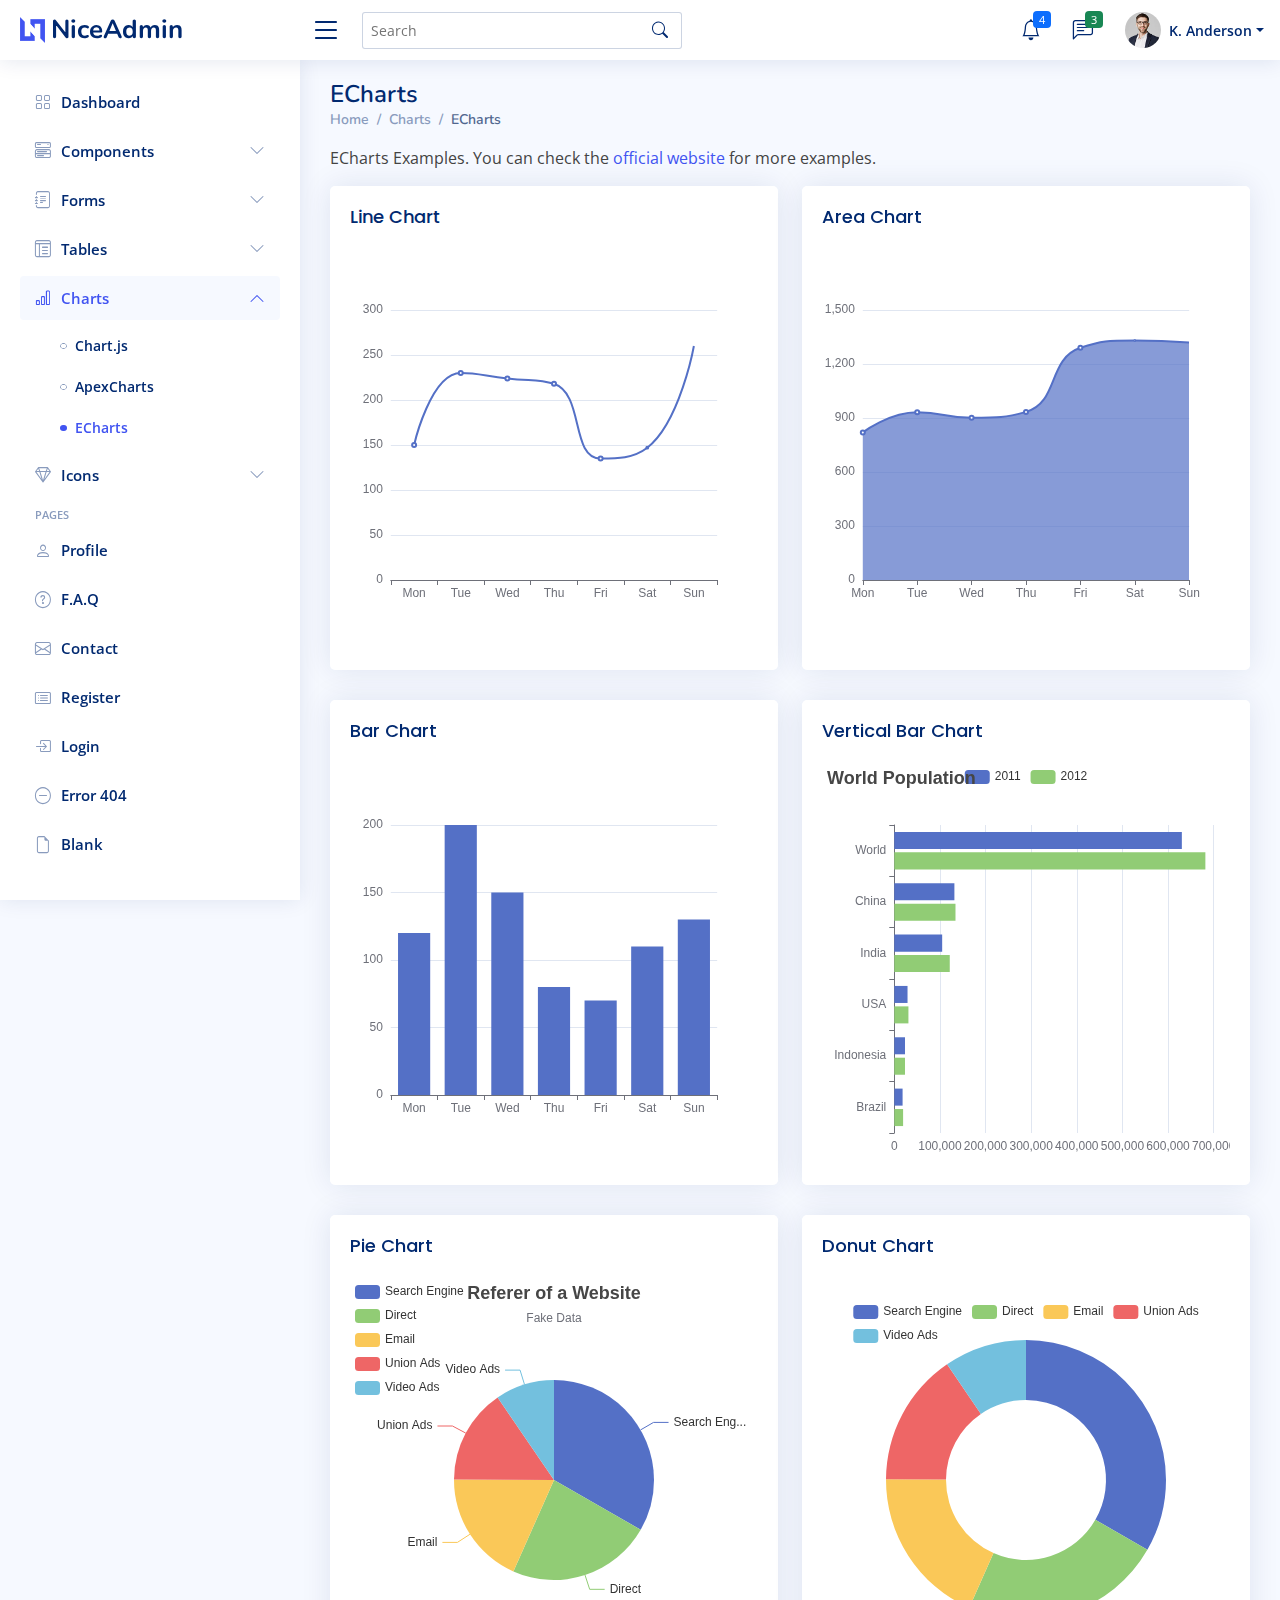
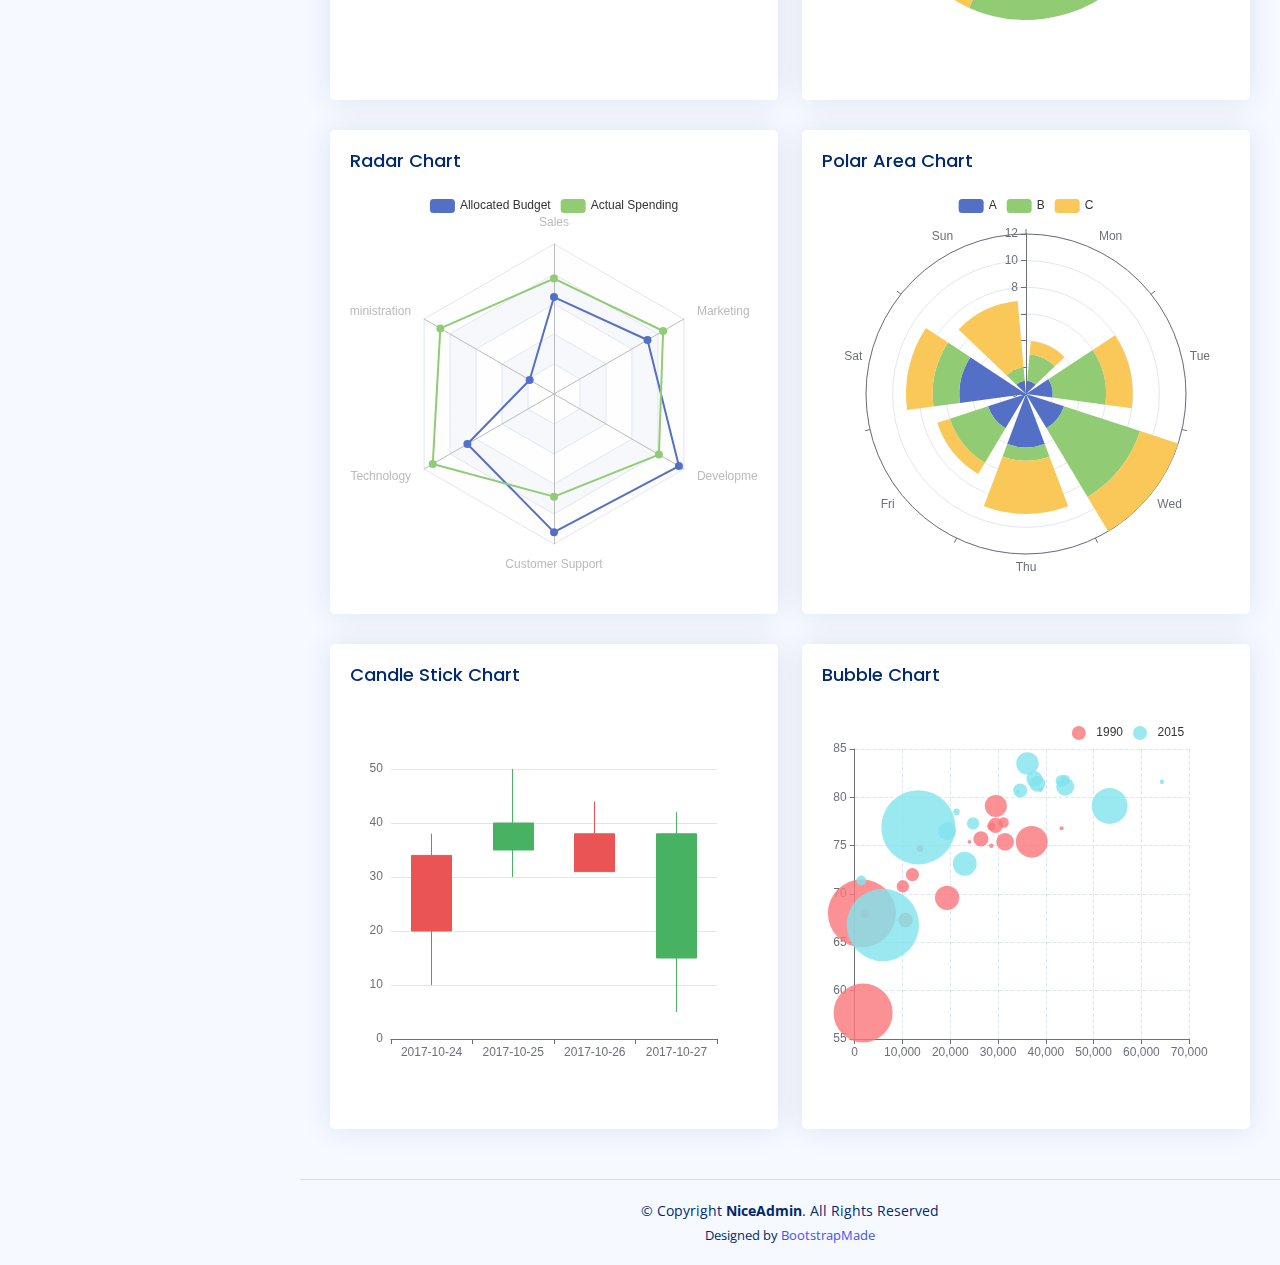
<file: NiceAdmin/charts-echarts.html>
<!DOCTYPE html>
<html lang="en">

<head>
  <meta charset="utf-8">
  <meta content="width=device-width, initial-scale=1.0" name="viewport">

  <title>Charts / ECharts - NiceAdmin Bootstrap Template</title>
  <meta content="" name="description">
  <meta content="" name="keywords">

  <!-- Favicons -->
  <link href="assets/img/favicon.png" rel="icon">
  <link href="assets/img/apple-touch-icon.png" rel="apple-touch-icon">

  <!-- Google Fonts -->
  <link href="https://fonts.gstatic.com" rel="preconnect">
  <link href="https://fonts.googleapis.com/css?family=Open+Sans:300,300i,400,400i,600,600i,700,700i|Nunito:300,300i,400,400i,600,600i,700,700i|Poppins:300,300i,400,400i,500,500i,600,600i,700,700i" rel="stylesheet">

  <!-- Vendor CSS Files -->
  <link href="assets/vendor/bootstrap/css/bootstrap.min.css" rel="stylesheet">
  <link href="assets/vendor/bootstrap-icons/bootstrap-icons.css" rel="stylesheet">
  <link href="assets/vendor/remixicon/remixicon.css" rel="stylesheet">
  <link href="assets/vendor/boxicons/css/boxicons.min.css" rel="stylesheet">
  <link href="assets/vendor/quill/quill.snow.css" rel="stylesheet">
  <link href="assets/vendor/quill/quill.bubble.css" rel="stylesheet">
  <link href="assets/vendor/simple-datatables/style.css" rel="stylesheet">

  <!-- Template Main CSS File -->
  <link href="assets/css/style.css" rel="stylesheet">

  <!-- =======================================================
  * Template Name: NiceAdmin - v2.1.0
  * Template URL: https://bootstrapmade.com/nice-admin-bootstrap-admin-html-template/
  * Author: BootstrapMade.com
  * License: https://bootstrapmade.com/license/
  ======================================================== -->
</head>

<body>

  <!-- ======= Header ======= -->
  <header id="header" class="header fixed-top d-flex align-items-center">

    <div class="d-flex align-items-center justify-content-between">
      <a href="index.html" class="logo d-flex align-items-center">
        <img src="assets/img/logo.png" alt="">
        <span class="d-none d-lg-block">NiceAdmin</span>
      </a>
      <i class="bi bi-list toggle-sidebar-btn"></i>
    </div><!-- End Logo -->

    <div class="search-bar">
      <form class="search-form d-flex align-items-center" method="POST" action="#">
        <input type="text" name="query" placeholder="Search" title="Enter search keyword">
        <button type="submit" title="Search"><i class="bi bi-search"></i></button>
      </form>
    </div><!-- End Search Bar -->

    <nav class="header-nav ms-auto">
      <ul class="d-flex align-items-center">

        <li class="nav-item d-block d-lg-none">
          <a class="nav-link nav-icon search-bar-toggle " href="#">
            <i class="bi bi-search"></i>
          </a>
        </li><!-- End Search Icon-->

        <li class="nav-item dropdown">

          <a class="nav-link nav-icon" href="#" data-bs-toggle="dropdown">
            <i class="bi bi-bell"></i>
            <span class="badge bg-primary badge-number">4</span>
          </a><!-- End Notification Icon -->

          <ul class="dropdown-menu dropdown-menu-end dropdown-menu-arrow notifications">
            <li class="dropdown-header">
              You have 4 new notifications
              <a href="#"><span class="badge rounded-pill bg-primary p-2 ms-2">View all</span></a>
            </li>
            <li>
              <hr class="dropdown-divider">
            </li>

            <li class="notification-item">
              <i class="bi bi-exclamation-circle text-warning"></i>
              <div>
                <h4>Lorem Ipsum</h4>
                <p>Quae dolorem earum veritatis oditseno</p>
                <p>30 min. ago</p>
              </div>
            </li>

            <li>
              <hr class="dropdown-divider">
            </li>

            <li class="notification-item">
              <i class="bi bi-x-circle text-danger"></i>
              <div>
                <h4>Atque rerum nesciunt</h4>
                <p>Quae dolorem earum veritatis oditseno</p>
                <p>1 hr. ago</p>
              </div>
            </li>

            <li>
              <hr class="dropdown-divider">
            </li>

            <li class="notification-item">
              <i class="bi bi-check-circle text-success"></i>
              <div>
                <h4>Sit rerum fuga</h4>
                <p>Quae dolorem earum veritatis oditseno</p>
                <p>2 hrs. ago</p>
              </div>
            </li>

            <li>
              <hr class="dropdown-divider">
            </li>

            <li class="notification-item">
              <i class="bi bi-info-circle text-primary"></i>
              <div>
                <h4>Dicta reprehenderit</h4>
                <p>Quae dolorem earum veritatis oditseno</p>
                <p>4 hrs. ago</p>
              </div>
            </li>

            <li>
              <hr class="dropdown-divider">
            </li>
            <li class="dropdown-footer">
              <a href="#">Show all notifications</a>
            </li>

          </ul><!-- End Notification Dropdown Items -->

        </li><!-- End Notification Nav -->

        <li class="nav-item dropdown">

          <a class="nav-link nav-icon" href="#" data-bs-toggle="dropdown">
            <i class="bi bi-chat-left-text"></i>
            <span class="badge bg-success badge-number">3</span>
          </a><!-- End Messages Icon -->

          <ul class="dropdown-menu dropdown-menu-end dropdown-menu-arrow messages">
            <li class="dropdown-header">
              You have 3 new messages
              <a href="#"><span class="badge rounded-pill bg-primary p-2 ms-2">View all</span></a>
            </li>
            <li>
              <hr class="dropdown-divider">
            </li>

            <li class="message-item">
              <a href="#">
                <img src="assets/img/messages-1.jpg" alt="" class="rounded-circle">
                <div>
                  <h4>Maria Hudson</h4>
                  <p>Velit asperiores et ducimus soluta repudiandae labore officia est ut...</p>
                  <p>4 hrs. ago</p>
                </div>
              </a>
            </li>
            <li>
              <hr class="dropdown-divider">
            </li>

            <li class="message-item">
              <a href="#">
                <img src="assets/img/messages-2.jpg" alt="" class="rounded-circle">
                <div>
                  <h4>Anna Nelson</h4>
                  <p>Velit asperiores et ducimus soluta repudiandae labore officia est ut...</p>
                  <p>6 hrs. ago</p>
                </div>
              </a>
            </li>
            <li>
              <hr class="dropdown-divider">
            </li>

            <li class="message-item">
              <a href="#">
                <img src="assets/img/messages-3.jpg" alt="" class="rounded-circle">
                <div>
                  <h4>David Muldon</h4>
                  <p>Velit asperiores et ducimus soluta repudiandae labore officia est ut...</p>
                  <p>8 hrs. ago</p>
                </div>
              </a>
            </li>
            <li>
              <hr class="dropdown-divider">
            </li>

            <li class="dropdown-footer">
              <a href="#">Show all messages</a>
            </li>

          </ul><!-- End Messages Dropdown Items -->

        </li><!-- End Messages Nav -->

        <li class="nav-item dropdown pe-3">

          <a class="nav-link nav-profile d-flex align-items-center pe-0" href="#" data-bs-toggle="dropdown">
            <img src="assets/img/profile-img.jpg" alt="Profile" class="rounded-circle">
            <span class="d-none d-md-block dropdown-toggle ps-2">K. Anderson</span>
          </a><!-- End Profile Iamge Icon -->

          <ul class="dropdown-menu dropdown-menu-end dropdown-menu-arrow profile">
            <li class="dropdown-header">
              <h6>Kevin Anderson</h6>
              <span>Web Designer</span>
            </li>
            <li>
              <hr class="dropdown-divider">
            </li>

            <li>
              <a class="dropdown-item d-flex align-items-center" href="users-profile.html">
                <i class="bi bi-person"></i>
                <span>My Profile</span>
              </a>
            </li>
            <li>
              <hr class="dropdown-divider">
            </li>

            <li>
              <a class="dropdown-item d-flex align-items-center" href="users-profile.html">
                <i class="bi bi-gear"></i>
                <span>Account Settings</span>
              </a>
            </li>
            <li>
              <hr class="dropdown-divider">
            </li>

            <li>
              <a class="dropdown-item d-flex align-items-center" href="pages-faq.html">
                <i class="bi bi-question-circle"></i>
                <span>Need Help?</span>
              </a>
            </li>
            <li>
              <hr class="dropdown-divider">
            </li>

            <li>
              <a class="dropdown-item d-flex align-items-center" href="#">
                <i class="bi bi-box-arrow-right"></i>
                <span>Sign Out</span>
              </a>
            </li>

          </ul><!-- End Profile Dropdown Items -->
        </li><!-- End Profile Nav -->

      </ul>
    </nav><!-- End Icons Navigation -->

  </header><!-- End Header -->

  <!-- ======= Sidebar ======= -->
  <aside id="sidebar" class="sidebar">

    <ul class="sidebar-nav" id="sidebar-nav">

      <li class="nav-item">
        <a class="nav-link collapsed" href="index.html">
          <i class="bi bi-grid"></i>
          <span>Dashboard</span>
        </a>
      </li><!-- End Dashboard Nav -->

      <li class="nav-item">
        <a class="nav-link collapsed" data-bs-target="#components-nav" data-bs-toggle="collapse" href="#">
          <i class="bi bi-menu-button-wide"></i><span>Components</span><i class="bi bi-chevron-down ms-auto"></i>
        </a>
        <ul id="components-nav" class="nav-content collapse " data-bs-parent="#sidebar-nav">
          <li>
            <a href="components-alerts.html">
              <i class="bi bi-circle"></i><span>Alerts</span>
            </a>
          </li>
          <li>
            <a href="components-accordion.html">
              <i class="bi bi-circle"></i><span>Accordion</span>
            </a>
          </li>
          <li>
            <a href="components-badges.html">
              <i class="bi bi-circle"></i><span>Badges</span>
            </a>
          </li>
          <li>
            <a href="components-breadcrumbs.html">
              <i class="bi bi-circle"></i><span>Breadcrumbs</span>
            </a>
          </li>
          <li>
            <a href="components-buttons.html">
              <i class="bi bi-circle"></i><span>Buttons</span>
            </a>
          </li>
          <li>
            <a href="components-cards.html">
              <i class="bi bi-circle"></i><span>Cards</span>
            </a>
          </li>
          <li>
            <a href="components-carousel.html">
              <i class="bi bi-circle"></i><span>Carousel</span>
            </a>
          </li>
          <li>
            <a href="components-list-group.html">
              <i class="bi bi-circle"></i><span>List group</span>
            </a>
          </li>
          <li>
            <a href="components-modal.html">
              <i class="bi bi-circle"></i><span>Modal</span>
            </a>
          </li>
          <li>
            <a href="components-tabs.html">
              <i class="bi bi-circle"></i><span>Tabs</span>
            </a>
          </li>
          <li>
            <a href="components-pagination.html">
              <i class="bi bi-circle"></i><span>Pagination</span>
            </a>
          </li>
          <li>
            <a href="components-progress.html">
              <i class="bi bi-circle"></i><span>Progress</span>
            </a>
          </li>
          <li>
            <a href="components-spinners.html">
              <i class="bi bi-circle"></i><span>Spinners</span>
            </a>
          </li>
          <li>
            <a href="components-tooltips.html">
              <i class="bi bi-circle"></i><span>Tooltips</span>
            </a>
          </li>
        </ul>
      </li><!-- End Components Nav -->

      <li class="nav-item">
        <a class="nav-link collapsed" data-bs-target="#forms-nav" data-bs-toggle="collapse" href="#">
          <i class="bi bi-journal-text"></i><span>Forms</span><i class="bi bi-chevron-down ms-auto"></i>
        </a>
        <ul id="forms-nav" class="nav-content collapse " data-bs-parent="#sidebar-nav">
          <li>
            <a href="forms-elements.html">
              <i class="bi bi-circle"></i><span>Form Elements</span>
            </a>
          </li>
          <li>
            <a href="forms-layouts.html">
              <i class="bi bi-circle"></i><span>Form Layouts</span>
            </a>
          </li>
          <li>
            <a href="forms-editors.html">
              <i class="bi bi-circle"></i><span>Form Editors</span>
            </a>
          </li>
          <li>
            <a href="forms-validation.html">
              <i class="bi bi-circle"></i><span>Form Validation</span>
            </a>
          </li>
        </ul>
      </li><!-- End Forms Nav -->

      <li class="nav-item">
        <a class="nav-link collapsed" data-bs-target="#tables-nav" data-bs-toggle="collapse" href="#">
          <i class="bi bi-layout-text-window-reverse"></i><span>Tables</span><i class="bi bi-chevron-down ms-auto"></i>
        </a>
        <ul id="tables-nav" class="nav-content collapse " data-bs-parent="#sidebar-nav">
          <li>
            <a href="tables-general.html">
              <i class="bi bi-circle"></i><span>General Tables</span>
            </a>
          </li>
          <li>
            <a href="tables-data.html">
              <i class="bi bi-circle"></i><span>Data Tables</span>
            </a>
          </li>
        </ul>
      </li><!-- End Tables Nav -->

      <li class="nav-item">
        <a class="nav-link " data-bs-target="#charts-nav" data-bs-toggle="collapse" href="#">
          <i class="bi bi-bar-chart"></i><span>Charts</span><i class="bi bi-chevron-down ms-auto"></i>
        </a>
        <ul id="charts-nav" class="nav-content collapse show" data-bs-parent="#sidebar-nav">
          <li>
            <a href="charts-chartjs.html">
              <i class="bi bi-circle"></i><span>Chart.js</span>
            </a>
          </li>
          <li>
            <a href="charts-apexcharts.html">
              <i class="bi bi-circle"></i><span>ApexCharts</span>
            </a>
          </li>
          <li>
            <a href="charts-echarts.html" class="active">
              <i class="bi bi-circle"></i><span>ECharts</span>
            </a>
          </li>
        </ul>
      </li><!-- End Charts Nav -->

      <li class="nav-item">
        <a class="nav-link collapsed" data-bs-target="#icons-nav" data-bs-toggle="collapse" href="#">
          <i class="bi bi-gem"></i><span>Icons</span><i class="bi bi-chevron-down ms-auto"></i>
        </a>
        <ul id="icons-nav" class="nav-content collapse " data-bs-parent="#sidebar-nav">
          <li>
            <a href="icons-bootstrap.html">
              <i class="bi bi-circle"></i><span>Bootstrap Icons</span>
            </a>
          </li>
          <li>
            <a href="icons-remix.html">
              <i class="bi bi-circle"></i><span>Remix Icons</span>
            </a>
          </li>
          <li>
            <a href="icons-boxicons.html">
              <i class="bi bi-circle"></i><span>Boxicons</span>
            </a>
          </li>
        </ul>
      </li><!-- End Icons Nav -->

      <li class="nav-heading">Pages</li>

      <li class="nav-item">
        <a class="nav-link collapsed" href="users-profile.html">
          <i class="bi bi-person"></i>
          <span>Profile</span>
        </a>
      </li><!-- End Profile Page Nav -->

      <li class="nav-item">
        <a class="nav-link collapsed" href="pages-faq.html">
          <i class="bi bi-question-circle"></i>
          <span>F.A.Q</span>
        </a>
      </li><!-- End F.A.Q Page Nav -->

      <li class="nav-item">
        <a class="nav-link collapsed" href="pages-contact.html">
          <i class="bi bi-envelope"></i>
          <span>Contact</span>
        </a>
      </li><!-- End Contact Page Nav -->

      <li class="nav-item">
        <a class="nav-link collapsed" href="pages-register.html">
          <i class="bi bi-card-list"></i>
          <span>Register</span>
        </a>
      </li><!-- End Register Page Nav -->

      <li class="nav-item">
        <a class="nav-link collapsed" href="pages-login.html">
          <i class="bi bi-box-arrow-in-right"></i>
          <span>Login</span>
        </a>
      </li><!-- End Login Page Nav -->

      <li class="nav-item">
        <a class="nav-link collapsed" href="pages-error-404.html">
          <i class="bi bi-dash-circle"></i>
          <span>Error 404</span>
        </a>
      </li><!-- End Error 404 Page Nav -->

      <li class="nav-item">
        <a class="nav-link collapsed" href="pages-blank.html">
          <i class="bi bi-file-earmark"></i>
          <span>Blank</span>
        </a>
      </li><!-- End Blank Page Nav -->

    </ul>

  </aside><!-- End Sidebar-->

  <main id="main" class="main">

    <div class="pagetitle">
      <h1>ECharts</h1>
      <nav>
        <ol class="breadcrumb">
          <li class="breadcrumb-item"><a href="index.html">Home</a></li>
          <li class="breadcrumb-item">Charts</li>
          <li class="breadcrumb-item active">ECharts</li>
        </ol>
      </nav>
    </div><!-- End Page Title -->

    <p>ECharts Examples. You can check the <a href="https://echarts.apache.org/examples/en/index.html" target="_blank">official website</a> for more examples.</p>

    <section class="section">
      <div class="row">

        <div class="col-lg-6">
          <div class="card">
            <div class="card-body">
              <h5 class="card-title">Line Chart</h5>

              <!-- Line Chart -->
              <div id="lineChart" style="min-height: 400px;" class="echart"></div>

              <script>
                document.addEventListener("DOMContentLoaded", () => {
                  echarts.init(document.querySelector("#lineChart")).setOption({
                    xAxis: {
                      type: 'category',
                      data: ['Mon', 'Tue', 'Wed', 'Thu', 'Fri', 'Sat', 'Sun']
                    },
                    yAxis: {
                      type: 'value'
                    },
                    series: [{
                      data: [150, 230, 224, 218, 135, 147, 260],
                      type: 'line',
                      smooth: true
                    }]
                  });
                });
              </script>
              <!-- End Line Chart -->

            </div>
          </div>
        </div>

        <div class="col-lg-6">
          <div class="card">
            <div class="card-body">
              <h5 class="card-title">Area Chart</h5>

              <!-- Area Chart -->
              <div id="areaChart" style="min-height: 400px;" class="echart"></div>

              <script>
                document.addEventListener("DOMContentLoaded", () => {
                  echarts.init(document.querySelector("#areaChart")).setOption({
                    xAxis: {
                      type: 'category',
                      boundaryGap: false,
                      data: ['Mon', 'Tue', 'Wed', 'Thu', 'Fri', 'Sat', 'Sun']
                    },
                    yAxis: {
                      type: 'value'
                    },
                    series: [{
                      data: [820, 932, 901, 934, 1290, 1330, 1320],
                      type: 'line',
                      smooth: true,
                      areaStyle: {}
                    }]
                  });
                });
              </script>
              <!-- End Area Chart -->

            </div>
          </div>
        </div>

        <div class="col-lg-6">
          <div class="card">
            <div class="card-body">
              <h5 class="card-title">Bar Chart</h5>

              <!-- Bar Chart -->
              <div id="barChart" style="min-height: 400px;" class="echart"></div>

              <script>
                document.addEventListener("DOMContentLoaded", () => {
                  echarts.init(document.querySelector("#barChart")).setOption({
                    xAxis: {
                      type: 'category',
                      data: ['Mon', 'Tue', 'Wed', 'Thu', 'Fri', 'Sat', 'Sun']
                    },
                    yAxis: {
                      type: 'value'
                    },
                    series: [{
                      data: [120, 200, 150, 80, 70, 110, 130],
                      type: 'bar'
                    }]
                  });
                });
              </script>
              <!-- End Bar Chart -->

            </div>
          </div>
        </div>

        <div class="col-lg-6">
          <div class="card">
            <div class="card-body">
              <h5 class="card-title">Vertical Bar Chart</h5>

              <!-- Vertical Bar Chart -->
              <div id="verticalBarChart" style="min-height: 400px;" class="echart"></div>

              <script>
                document.addEventListener("DOMContentLoaded", () => {
                  echarts.init(document.querySelector("#verticalBarChart")).setOption({
                    title: {
                      text: 'World Population'
                    },
                    tooltip: {
                      trigger: 'axis',
                      axisPointer: {
                        type: 'shadow'
                      }
                    },
                    legend: {},
                    grid: {
                      left: '3%',
                      right: '4%',
                      bottom: '3%',
                      containLabel: true
                    },
                    xAxis: {
                      type: 'value',
                      boundaryGap: [0, 0.01]
                    },
                    yAxis: {
                      type: 'category',
                      data: ['Brazil', 'Indonesia', 'USA', 'India', 'China', 'World']
                    },
                    series: [{
                        name: '2011',
                        type: 'bar',
                        data: [18203, 23489, 29034, 104970, 131744, 630230]
                      },
                      {
                        name: '2012',
                        type: 'bar',
                        data: [19325, 23438, 31000, 121594, 134141, 681807]
                      }
                    ]
                  });
                });
              </script>
              <!-- End Vertical Bar Chart -->

            </div>
          </div>
        </div>

        <div class="col-lg-6">
          <div class="card">
            <div class="card-body">
              <h5 class="card-title">Pie Chart</h5>

              <!-- Pie Chart -->
              <div id="pieChart" style="min-height: 400px;" class="echart"></div>

              <script>
                document.addEventListener("DOMContentLoaded", () => {
                  echarts.init(document.querySelector("#pieChart")).setOption({
                    title: {
                      text: 'Referer of a Website',
                      subtext: 'Fake Data',
                      left: 'center'
                    },
                    tooltip: {
                      trigger: 'item'
                    },
                    legend: {
                      orient: 'vertical',
                      left: 'left'
                    },
                    series: [{
                      name: 'Access From',
                      type: 'pie',
                      radius: '50%',
                      data: [{
                          value: 1048,
                          name: 'Search Engine'
                        },
                        {
                          value: 735,
                          name: 'Direct'
                        },
                        {
                          value: 580,
                          name: 'Email'
                        },
                        {
                          value: 484,
                          name: 'Union Ads'
                        },
                        {
                          value: 300,
                          name: 'Video Ads'
                        }
                      ],
                      emphasis: {
                        itemStyle: {
                          shadowBlur: 10,
                          shadowOffsetX: 0,
                          shadowColor: 'rgba(0, 0, 0, 0.5)'
                        }
                      }
                    }]
                  });
                });
              </script>
              <!-- End Pie Chart -->

            </div>
          </div>
        </div>

        <div class="col-lg-6">
          <div class="card">
            <div class="card-body">
              <h5 class="card-title">Donut Chart</h5>

              <!-- Donut Chart -->
              <div id="donutChart" style="min-height: 400px;" class="echart"></div>

              <script>
                document.addEventListener("DOMContentLoaded", () => {
                  echarts.init(document.querySelector("#donutChart")).setOption({
                    tooltip: {
                      trigger: 'item'
                    },
                    legend: {
                      top: '5%',
                      left: 'center'
                    },
                    series: [{
                      name: 'Access From',
                      type: 'pie',
                      radius: ['40%', '70%'],
                      avoidLabelOverlap: false,
                      label: {
                        show: false,
                        position: 'center'
                      },
                      emphasis: {
                        label: {
                          show: true,
                          fontSize: '18',
                          fontWeight: 'bold'
                        }
                      },
                      labelLine: {
                        show: false
                      },
                      data: [{
                          value: 1048,
                          name: 'Search Engine'
                        },
                        {
                          value: 735,
                          name: 'Direct'
                        },
                        {
                          value: 580,
                          name: 'Email'
                        },
                        {
                          value: 484,
                          name: 'Union Ads'
                        },
                        {
                          value: 300,
                          name: 'Video Ads'
                        }
                      ]
                    }]
                  });
                });
              </script>
              <!-- End Donut Chart -->

            </div>
          </div>
        </div>

        <div class="col-lg-6">
          <div class="card">
            <div class="card-body">
              <h5 class="card-title">Radar Chart</h5>

              <!-- Radar Chart -->
              <div id="radarChart" style="min-height: 400px;" class="echart"></div>

              <script>
                document.addEventListener("DOMContentLoaded", () => {
                  echarts.init(document.querySelector("#radarChart")).setOption({
                    legend: {
                      data: ['Allocated Budget', 'Actual Spending']
                    },
                    radar: {
                      // shape: 'circle',
                      indicator: [{
                          name: 'Sales',
                          max: 6500
                        },
                        {
                          name: 'Administration',
                          max: 16000
                        },
                        {
                          name: 'Information Technology',
                          max: 30000
                        },
                        {
                          name: 'Customer Support',
                          max: 38000
                        },
                        {
                          name: 'Development',
                          max: 52000
                        },
                        {
                          name: 'Marketing',
                          max: 25000
                        }
                      ]
                    },
                    series: [{
                      name: 'Budget vs spending',
                      type: 'radar',
                      data: [{
                          value: [4200, 3000, 20000, 35000, 50000, 18000],
                          name: 'Allocated Budget'
                        },
                        {
                          value: [5000, 14000, 28000, 26000, 42000, 21000],
                          name: 'Actual Spending'
                        }
                      ]
                    }]
                  });
                });
              </script>
              <!-- End Radar Chart -->

            </div>
          </div>
        </div>

        <div class="col-lg-6">
          <div class="card">
            <div class="card-body">
              <h5 class="card-title">Polar Area Chart</h5>

              <!-- Polar Area Chart -->
              <div id="polarAreaChart" style="min-height: 400px;" class="echart"></div>

              <script>
                document.addEventListener("DOMContentLoaded", () => {
                  echarts.init(document.querySelector("#polarAreaChart")).setOption({
                    angleAxis: {
                      type: 'category',
                      data: ['Mon', 'Tue', 'Wed', 'Thu', 'Fri', 'Sat', 'Sun']
                    },
                    radiusAxis: {},
                    polar: {},
                    series: [{
                        type: 'bar',
                        data: [1, 2, 3, 4, 3, 5, 1],
                        coordinateSystem: 'polar',
                        name: 'A',
                        stack: 'a',
                        emphasis: {
                          focus: 'series'
                        }
                      },
                      {
                        type: 'bar',
                        data: [2, 4, 6, 1, 3, 2, 1],
                        coordinateSystem: 'polar',
                        name: 'B',
                        stack: 'a',
                        emphasis: {
                          focus: 'series'
                        }
                      },
                      {
                        type: 'bar',
                        data: [1, 2, 3, 4, 1, 2, 5],
                        coordinateSystem: 'polar',
                        name: 'C',
                        stack: 'a',
                        emphasis: {
                          focus: 'series'
                        }
                      }
                    ],
                    legend: {
                      show: true,
                      data: ['A', 'B', 'C']
                    }
                  });
                });
              </script>
              <!-- End Polar Area Chart -->

            </div>
          </div>
        </div>

        <div class="col-lg-6">
          <div class="card">
            <div class="card-body">
              <h5 class="card-title">Candle Stick Chart</h5>

              <!-- Candle Stick Chart -->
              <div id="candleStickChart" style="min-height: 400px;" class="echart"></div>

              <script>
                document.addEventListener("DOMContentLoaded", () => {
                  echarts.init(document.querySelector("#candleStickChart")).setOption({
                    xAxis: {
                      data: ['2017-10-24', '2017-10-25', '2017-10-26', '2017-10-27']
                    },
                    yAxis: {},
                    series: [{
                      type: 'candlestick',
                      data: [
                        [20, 34, 10, 38],
                        [40, 35, 30, 50],
                        [31, 38, 33, 44],
                        [38, 15, 5, 42]
                      ]
                    }]
                  });
                });
              </script>
              <!-- End Candle Stick Chart -->

            </div>
          </div>
        </div>

        <div class="col-lg-6">
          <div class="card">
            <div class="card-body">
              <h5 class="card-title">Bubble Chart</h5>

              <!-- Bubble Chart -->
              <div id="bubbleChart" style="min-height: 400px;" class="echart"></div>

              <script>
                document.addEventListener("DOMContentLoaded", () => {
                  const data = [
                    [
                      [28604, 77, 17096869, 'Australia', 1990],
                      [31163, 77.4, 27662440, 'Canada', 1990],
                      [1516, 68, 1154605773, 'China', 1990],
                      [13670, 74.7, 10582082, 'Cuba', 1990],
                      [28599, 75, 4986705, 'Finland', 1990],
                      [29476, 77.1, 56943299, 'France', 1990],
                      [31476, 75.4, 78958237, 'Germany', 1990],
                      [28666, 78.1, 254830, 'Iceland', 1990],
                      [1777, 57.7, 870601776, 'India', 1990],
                      [29550, 79.1, 122249285, 'Japan', 1990],
                      [2076, 67.9, 20194354, 'North Korea', 1990],
                      [12087, 72, 42972254, 'South Korea', 1990],
                      [24021, 75.4, 3397534, 'New Zealand', 1990],
                      [43296, 76.8, 4240375, 'Norway', 1990],
                      [10088, 70.8, 38195258, 'Poland', 1990],
                      [19349, 69.6, 147568552, 'Russia', 1990],
                      [10670, 67.3, 53994605, 'Turkey', 1990],
                      [26424, 75.7, 57110117, 'United Kingdom', 1990],
                      [37062, 75.4, 252847810, 'United States', 1990]
                    ],
                    [
                      [44056, 81.8, 23968973, 'Australia', 2015],
                      [43294, 81.7, 35939927, 'Canada', 2015],
                      [13334, 76.9, 1376048943, 'China', 2015],
                      [21291, 78.5, 11389562, 'Cuba', 2015],
                      [38923, 80.8, 5503457, 'Finland', 2015],
                      [37599, 81.9, 64395345, 'France', 2015],
                      [44053, 81.1, 80688545, 'Germany', 2015],
                      [42182, 82.8, 329425, 'Iceland', 2015],
                      [5903, 66.8, 1311050527, 'India', 2015],
                      [36162, 83.5, 126573481, 'Japan', 2015],
                      [1390, 71.4, 25155317, 'North Korea', 2015],
                      [34644, 80.7, 50293439, 'South Korea', 2015],
                      [34186, 80.6, 4528526, 'New Zealand', 2015],
                      [64304, 81.6, 5210967, 'Norway', 2015],
                      [24787, 77.3, 38611794, 'Poland', 2015],
                      [23038, 73.13, 143456918, 'Russia', 2015],
                      [19360, 76.5, 78665830, 'Turkey', 2015],
                      [38225, 81.4, 64715810, 'United Kingdom', 2015],
                      [53354, 79.1, 321773631, 'United States', 2015]
                    ]
                  ];
                  echarts.init(document.querySelector("#bubbleChart")).setOption({
                    legend: {
                      right: '10%',
                      top: '3%',
                      data: ['1990', '2015']
                    },
                    grid: {
                      left: '8%',
                      top: '10%'
                    },
                    xAxis: {
                      splitLine: {
                        lineStyle: {
                          type: 'dashed'
                        }
                      }
                    },
                    yAxis: {
                      splitLine: {
                        lineStyle: {
                          type: 'dashed'
                        }
                      },
                      scale: true
                    },
                    series: [{
                        name: '1990',
                        data: data[0],
                        type: 'scatter',
                        symbolSize: function(data) {
                          return Math.sqrt(data[2]) / 5e2;
                        },
                        emphasis: {
                          focus: 'series',
                          label: {
                            show: true,
                            formatter: function(param) {
                              return param.data[3];
                            },
                            position: 'top'
                          }
                        },
                        itemStyle: {
                          color: 'rgb(251, 118, 123)'
                        }
                      },
                      {
                        name: '2015',
                        data: data[1],
                        type: 'scatter',
                        symbolSize: function(data) {
                          return Math.sqrt(data[2]) / 5e2;
                        },
                        emphasis: {
                          focus: 'series',
                          label: {
                            show: true,
                            formatter: function(param) {
                              return param.data[3];
                            },
                            position: 'top'
                          }
                        },
                        itemStyle: {
                          color: 'rgb(129, 227, 238)'
                        }
                      }
                    ]
                  });
                });
              </script>
              <!-- End Bubble Chart -->

            </div>
          </div>
        </div>

      </div>
    </section>

  </main><!-- End #main -->

  <!-- ======= Footer ======= -->
  <footer id="footer" class="footer">
    <div class="copyright">
      &copy; Copyright <strong><span>NiceAdmin</span></strong>. All Rights Reserved
    </div>
    <div class="credits">
      <!-- All the links in the footer should remain intact. -->
      <!-- You can delete the links only if you purchased the pro version. -->
      <!-- Licensing information: https://bootstrapmade.com/license/ -->
      <!-- Purchase the pro version with working PHP/AJAX contact form: https://bootstrapmade.com/nice-admin-bootstrap-admin-html-template/ -->
      Designed by <a href="https://bootstrapmade.com/">BootstrapMade</a>
    </div>
  </footer><!-- End Footer -->

  <a href="#" class="back-to-top d-flex align-items-center justify-content-center"><i class="bi bi-arrow-up-short"></i></a>

  <!-- Vendor JS Files -->
  <script src="assets/vendor/bootstrap/js/bootstrap.bundle.js"></script>
  <script src="assets/vendor/php-email-form/validate.js"></script>
  <script src="assets/vendor/quill/quill.min.js"></script>
  <script src="assets/vendor/tinymce/tinymce.min.js"></script>
  <script src="assets/vendor/simple-datatables/simple-datatables.js"></script>
  <script src="assets/vendor/chart.js/chart.min.js"></script>
  <script src="assets/vendor/apexcharts/apexcharts.min.js"></script>
  <script src="assets/vendor/echarts/echarts.min.js"></script>

  <!-- Template Main JS File -->
  <script src="assets/js/main.js"></script>

</body>

</html>
</file>
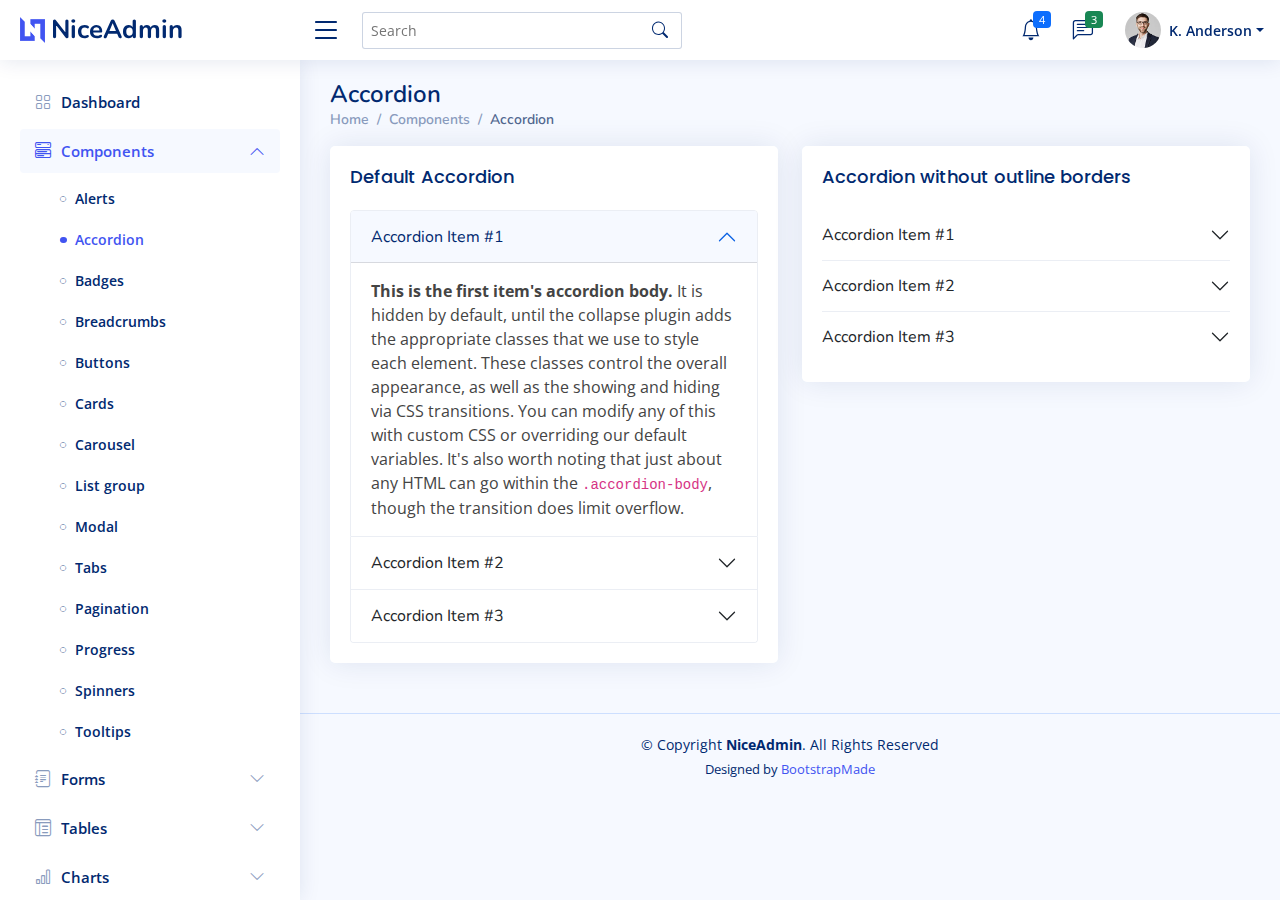
<file: NiceAdmin/components-accordion.html>
<!DOCTYPE html>
<html lang="en">

<head>
  <meta charset="utf-8">
  <meta content="width=device-width, initial-scale=1.0" name="viewport">

  <title>Components / Accordion - NiceAdmin Bootstrap Template</title>
  <meta content="" name="description">
  <meta content="" name="keywords">

  <!-- Favicons -->
  <link href="assets/img/favicon.png" rel="icon">
  <link href="assets/img/apple-touch-icon.png" rel="apple-touch-icon">

  <!-- Google Fonts -->
  <link href="https://fonts.gstatic.com" rel="preconnect">
  <link href="https://fonts.googleapis.com/css?family=Open+Sans:300,300i,400,400i,600,600i,700,700i|Nunito:300,300i,400,400i,600,600i,700,700i|Poppins:300,300i,400,400i,500,500i,600,600i,700,700i" rel="stylesheet">

  <!-- Vendor CSS Files -->
  <link href="assets/vendor/bootstrap/css/bootstrap.min.css" rel="stylesheet">
  <link href="assets/vendor/bootstrap-icons/bootstrap-icons.css" rel="stylesheet">
  <link href="assets/vendor/remixicon/remixicon.css" rel="stylesheet">
  <link href="assets/vendor/boxicons/css/boxicons.min.css" rel="stylesheet">
  <link href="assets/vendor/quill/quill.snow.css" rel="stylesheet">
  <link href="assets/vendor/quill/quill.bubble.css" rel="stylesheet">
  <link href="assets/vendor/simple-datatables/style.css" rel="stylesheet">

  <!-- Template Main CSS File -->
  <link href="assets/css/style.css" rel="stylesheet">

  <!-- =======================================================
  * Template Name: NiceAdmin - v2.1.0
  * Template URL: https://bootstrapmade.com/nice-admin-bootstrap-admin-html-template/
  * Author: BootstrapMade.com
  * License: https://bootstrapmade.com/license/
  ======================================================== -->
</head>

<body>

  <!-- ======= Header ======= -->
  <header id="header" class="header fixed-top d-flex align-items-center">

    <div class="d-flex align-items-center justify-content-between">
      <a href="index.html" class="logo d-flex align-items-center">
        <img src="assets/img/logo.png" alt="">
        <span class="d-none d-lg-block">NiceAdmin</span>
      </a>
      <i class="bi bi-list toggle-sidebar-btn"></i>
    </div><!-- End Logo -->

    <div class="search-bar">
      <form class="search-form d-flex align-items-center" method="POST" action="#">
        <input type="text" name="query" placeholder="Search" title="Enter search keyword">
        <button type="submit" title="Search"><i class="bi bi-search"></i></button>
      </form>
    </div><!-- End Search Bar -->

    <nav class="header-nav ms-auto">
      <ul class="d-flex align-items-center">

        <li class="nav-item d-block d-lg-none">
          <a class="nav-link nav-icon search-bar-toggle " href="#">
            <i class="bi bi-search"></i>
          </a>
        </li><!-- End Search Icon-->

        <li class="nav-item dropdown">

          <a class="nav-link nav-icon" href="#" data-bs-toggle="dropdown">
            <i class="bi bi-bell"></i>
            <span class="badge bg-primary badge-number">4</span>
          </a><!-- End Notification Icon -->

          <ul class="dropdown-menu dropdown-menu-end dropdown-menu-arrow notifications">
            <li class="dropdown-header">
              You have 4 new notifications
              <a href="#"><span class="badge rounded-pill bg-primary p-2 ms-2">View all</span></a>
            </li>
            <li>
              <hr class="dropdown-divider">
            </li>

            <li class="notification-item">
              <i class="bi bi-exclamation-circle text-warning"></i>
              <div>
                <h4>Lorem Ipsum</h4>
                <p>Quae dolorem earum veritatis oditseno</p>
                <p>30 min. ago</p>
              </div>
            </li>

            <li>
              <hr class="dropdown-divider">
            </li>

            <li class="notification-item">
              <i class="bi bi-x-circle text-danger"></i>
              <div>
                <h4>Atque rerum nesciunt</h4>
                <p>Quae dolorem earum veritatis oditseno</p>
                <p>1 hr. ago</p>
              </div>
            </li>

            <li>
              <hr class="dropdown-divider">
            </li>

            <li class="notification-item">
              <i class="bi bi-check-circle text-success"></i>
              <div>
                <h4>Sit rerum fuga</h4>
                <p>Quae dolorem earum veritatis oditseno</p>
                <p>2 hrs. ago</p>
              </div>
            </li>

            <li>
              <hr class="dropdown-divider">
            </li>

            <li class="notification-item">
              <i class="bi bi-info-circle text-primary"></i>
              <div>
                <h4>Dicta reprehenderit</h4>
                <p>Quae dolorem earum veritatis oditseno</p>
                <p>4 hrs. ago</p>
              </div>
            </li>

            <li>
              <hr class="dropdown-divider">
            </li>
            <li class="dropdown-footer">
              <a href="#">Show all notifications</a>
            </li>

          </ul><!-- End Notification Dropdown Items -->

        </li><!-- End Notification Nav -->

        <li class="nav-item dropdown">

          <a class="nav-link nav-icon" href="#" data-bs-toggle="dropdown">
            <i class="bi bi-chat-left-text"></i>
            <span class="badge bg-success badge-number">3</span>
          </a><!-- End Messages Icon -->

          <ul class="dropdown-menu dropdown-menu-end dropdown-menu-arrow messages">
            <li class="dropdown-header">
              You have 3 new messages
              <a href="#"><span class="badge rounded-pill bg-primary p-2 ms-2">View all</span></a>
            </li>
            <li>
              <hr class="dropdown-divider">
            </li>

            <li class="message-item">
              <a href="#">
                <img src="assets/img/messages-1.jpg" alt="" class="rounded-circle">
                <div>
                  <h4>Maria Hudson</h4>
                  <p>Velit asperiores et ducimus soluta repudiandae labore officia est ut...</p>
                  <p>4 hrs. ago</p>
                </div>
              </a>
            </li>
            <li>
              <hr class="dropdown-divider">
            </li>

            <li class="message-item">
              <a href="#">
                <img src="assets/img/messages-2.jpg" alt="" class="rounded-circle">
                <div>
                  <h4>Anna Nelson</h4>
                  <p>Velit asperiores et ducimus soluta repudiandae labore officia est ut...</p>
                  <p>6 hrs. ago</p>
                </div>
              </a>
            </li>
            <li>
              <hr class="dropdown-divider">
            </li>

            <li class="message-item">
              <a href="#">
                <img src="assets/img/messages-3.jpg" alt="" class="rounded-circle">
                <div>
                  <h4>David Muldon</h4>
                  <p>Velit asperiores et ducimus soluta repudiandae labore officia est ut...</p>
                  <p>8 hrs. ago</p>
                </div>
              </a>
            </li>
            <li>
              <hr class="dropdown-divider">
            </li>

            <li class="dropdown-footer">
              <a href="#">Show all messages</a>
            </li>

          </ul><!-- End Messages Dropdown Items -->

        </li><!-- End Messages Nav -->

        <li class="nav-item dropdown pe-3">

          <a class="nav-link nav-profile d-flex align-items-center pe-0" href="#" data-bs-toggle="dropdown">
            <img src="assets/img/profile-img.jpg" alt="Profile" class="rounded-circle">
            <span class="d-none d-md-block dropdown-toggle ps-2">K. Anderson</span>
          </a><!-- End Profile Iamge Icon -->

          <ul class="dropdown-menu dropdown-menu-end dropdown-menu-arrow profile">
            <li class="dropdown-header">
              <h6>Kevin Anderson</h6>
              <span>Web Designer</span>
            </li>
            <li>
              <hr class="dropdown-divider">
            </li>

            <li>
              <a class="dropdown-item d-flex align-items-center" href="users-profile.html">
                <i class="bi bi-person"></i>
                <span>My Profile</span>
              </a>
            </li>
            <li>
              <hr class="dropdown-divider">
            </li>

            <li>
              <a class="dropdown-item d-flex align-items-center" href="users-profile.html">
                <i class="bi bi-gear"></i>
                <span>Account Settings</span>
              </a>
            </li>
            <li>
              <hr class="dropdown-divider">
            </li>

            <li>
              <a class="dropdown-item d-flex align-items-center" href="pages-faq.html">
                <i class="bi bi-question-circle"></i>
                <span>Need Help?</span>
              </a>
            </li>
            <li>
              <hr class="dropdown-divider">
            </li>

            <li>
              <a class="dropdown-item d-flex align-items-center" href="#">
                <i class="bi bi-box-arrow-right"></i>
                <span>Sign Out</span>
              </a>
            </li>

          </ul><!-- End Profile Dropdown Items -->
        </li><!-- End Profile Nav -->

      </ul>
    </nav><!-- End Icons Navigation -->

  </header><!-- End Header -->

  <!-- ======= Sidebar ======= -->
  <aside id="sidebar" class="sidebar">

    <ul class="sidebar-nav" id="sidebar-nav">

      <li class="nav-item">
        <a class="nav-link collapsed" href="index.html">
          <i class="bi bi-grid"></i>
          <span>Dashboard</span>
        </a>
      </li><!-- End Dashboard Nav -->

      <li class="nav-item">
        <a class="nav-link " data-bs-target="#components-nav" data-bs-toggle="collapse" href="#">
          <i class="bi bi-menu-button-wide"></i><span>Components</span><i class="bi bi-chevron-down ms-auto"></i>
        </a>
        <ul id="components-nav" class="nav-content collapse show" data-bs-parent="#sidebar-nav">
          <li>
            <a href="components-alerts.html">
              <i class="bi bi-circle"></i><span>Alerts</span>
            </a>
          </li>
          <li>
            <a href="components-accordion.html" class="active">
              <i class="bi bi-circle"></i><span>Accordion</span>
            </a>
          </li>
          <li>
            <a href="components-badges.html">
              <i class="bi bi-circle"></i><span>Badges</span>
            </a>
          </li>
          <li>
            <a href="components-breadcrumbs.html">
              <i class="bi bi-circle"></i><span>Breadcrumbs</span>
            </a>
          </li>
          <li>
            <a href="components-buttons.html">
              <i class="bi bi-circle"></i><span>Buttons</span>
            </a>
          </li>
          <li>
            <a href="components-cards.html">
              <i class="bi bi-circle"></i><span>Cards</span>
            </a>
          </li>
          <li>
            <a href="components-carousel.html">
              <i class="bi bi-circle"></i><span>Carousel</span>
            </a>
          </li>
          <li>
            <a href="components-list-group.html">
              <i class="bi bi-circle"></i><span>List group</span>
            </a>
          </li>
          <li>
            <a href="components-modal.html">
              <i class="bi bi-circle"></i><span>Modal</span>
            </a>
          </li>
          <li>
            <a href="components-tabs.html">
              <i class="bi bi-circle"></i><span>Tabs</span>
            </a>
          </li>
          <li>
            <a href="components-pagination.html">
              <i class="bi bi-circle"></i><span>Pagination</span>
            </a>
          </li>
          <li>
            <a href="components-progress.html">
              <i class="bi bi-circle"></i><span>Progress</span>
            </a>
          </li>
          <li>
            <a href="components-spinners.html">
              <i class="bi bi-circle"></i><span>Spinners</span>
            </a>
          </li>
          <li>
            <a href="components-tooltips.html">
              <i class="bi bi-circle"></i><span>Tooltips</span>
            </a>
          </li>
        </ul>
      </li><!-- End Components Nav -->

      <li class="nav-item">
        <a class="nav-link collapsed" data-bs-target="#forms-nav" data-bs-toggle="collapse" href="#">
          <i class="bi bi-journal-text"></i><span>Forms</span><i class="bi bi-chevron-down ms-auto"></i>
        </a>
        <ul id="forms-nav" class="nav-content collapse " data-bs-parent="#sidebar-nav">
          <li>
            <a href="forms-elements.html">
              <i class="bi bi-circle"></i><span>Form Elements</span>
            </a>
          </li>
          <li>
            <a href="forms-layouts.html">
              <i class="bi bi-circle"></i><span>Form Layouts</span>
            </a>
          </li>
          <li>
            <a href="forms-editors.html">
              <i class="bi bi-circle"></i><span>Form Editors</span>
            </a>
          </li>
          <li>
            <a href="forms-validation.html">
              <i class="bi bi-circle"></i><span>Form Validation</span>
            </a>
          </li>
        </ul>
      </li><!-- End Forms Nav -->

      <li class="nav-item">
        <a class="nav-link collapsed" data-bs-target="#tables-nav" data-bs-toggle="collapse" href="#">
          <i class="bi bi-layout-text-window-reverse"></i><span>Tables</span><i class="bi bi-chevron-down ms-auto"></i>
        </a>
        <ul id="tables-nav" class="nav-content collapse " data-bs-parent="#sidebar-nav">
          <li>
            <a href="tables-general.html">
              <i class="bi bi-circle"></i><span>General Tables</span>
            </a>
          </li>
          <li>
            <a href="tables-data.html">
              <i class="bi bi-circle"></i><span>Data Tables</span>
            </a>
          </li>
        </ul>
      </li><!-- End Tables Nav -->

      <li class="nav-item">
        <a class="nav-link collapsed" data-bs-target="#charts-nav" data-bs-toggle="collapse" href="#">
          <i class="bi bi-bar-chart"></i><span>Charts</span><i class="bi bi-chevron-down ms-auto"></i>
        </a>
        <ul id="charts-nav" class="nav-content collapse " data-bs-parent="#sidebar-nav">
          <li>
            <a href="charts-chartjs.html">
              <i class="bi bi-circle"></i><span>Chart.js</span>
            </a>
          </li>
          <li>
            <a href="charts-apexcharts.html">
              <i class="bi bi-circle"></i><span>ApexCharts</span>
            </a>
          </li>
          <li>
            <a href="charts-echarts.html">
              <i class="bi bi-circle"></i><span>ECharts</span>
            </a>
          </li>
        </ul>
      </li><!-- End Charts Nav -->

      <li class="nav-item">
        <a class="nav-link collapsed" data-bs-target="#icons-nav" data-bs-toggle="collapse" href="#">
          <i class="bi bi-gem"></i><span>Icons</span><i class="bi bi-chevron-down ms-auto"></i>
        </a>
        <ul id="icons-nav" class="nav-content collapse " data-bs-parent="#sidebar-nav">
          <li>
            <a href="icons-bootstrap.html">
              <i class="bi bi-circle"></i><span>Bootstrap Icons</span>
            </a>
          </li>
          <li>
            <a href="icons-remix.html">
              <i class="bi bi-circle"></i><span>Remix Icons</span>
            </a>
          </li>
          <li>
            <a href="icons-boxicons.html">
              <i class="bi bi-circle"></i><span>Boxicons</span>
            </a>
          </li>
        </ul>
      </li><!-- End Icons Nav -->

      <li class="nav-heading">Pages</li>

      <li class="nav-item">
        <a class="nav-link collapsed" href="users-profile.html">
          <i class="bi bi-person"></i>
          <span>Profile</span>
        </a>
      </li><!-- End Profile Page Nav -->

      <li class="nav-item">
        <a class="nav-link collapsed" href="pages-faq.html">
          <i class="bi bi-question-circle"></i>
          <span>F.A.Q</span>
        </a>
      </li><!-- End F.A.Q Page Nav -->

      <li class="nav-item">
        <a class="nav-link collapsed" href="pages-contact.html">
          <i class="bi bi-envelope"></i>
          <span>Contact</span>
        </a>
      </li><!-- End Contact Page Nav -->

      <li class="nav-item">
        <a class="nav-link collapsed" href="pages-register.html">
          <i class="bi bi-card-list"></i>
          <span>Register</span>
        </a>
      </li><!-- End Register Page Nav -->

      <li class="nav-item">
        <a class="nav-link collapsed" href="pages-login.html">
          <i class="bi bi-box-arrow-in-right"></i>
          <span>Login</span>
        </a>
      </li><!-- End Login Page Nav -->

      <li class="nav-item">
        <a class="nav-link collapsed" href="pages-error-404.html">
          <i class="bi bi-dash-circle"></i>
          <span>Error 404</span>
        </a>
      </li><!-- End Error 404 Page Nav -->

      <li class="nav-item">
        <a class="nav-link collapsed" href="pages-blank.html">
          <i class="bi bi-file-earmark"></i>
          <span>Blank</span>
        </a>
      </li><!-- End Blank Page Nav -->

    </ul>

  </aside><!-- End Sidebar-->

  <main id="main" class="main">

    <div class="pagetitle">
      <h1>Accordion</h1>
      <nav>
        <ol class="breadcrumb">
          <li class="breadcrumb-item"><a href="index.html">Home</a></li>
          <li class="breadcrumb-item">Components</li>
          <li class="breadcrumb-item active">Accordion</li>
        </ol>
      </nav>
    </div><!-- End Page Title -->

    <section class="section">
      <div class="row">
        <div class="col-lg-6">

          <div class="card">
            <div class="card-body">
              <h5 class="card-title">Default Accordion</h5>

              <!-- Default Accordion -->
              <div class="accordion" id="accordionExample">
                <div class="accordion-item">
                  <h2 class="accordion-header" id="headingOne">
                    <button class="accordion-button" type="button" data-bs-toggle="collapse" data-bs-target="#collapseOne" aria-expanded="true" aria-controls="collapseOne">
                      Accordion Item #1
                    </button>
                  </h2>
                  <div id="collapseOne" class="accordion-collapse collapse show" aria-labelledby="headingOne" data-bs-parent="#accordionExample">
                    <div class="accordion-body">
                      <strong>This is the first item's accordion body.</strong> It is hidden by default, until the collapse plugin adds the appropriate classes that we use to style each element. These classes control the overall appearance, as well as the showing and hiding via CSS transitions. You can modify any of this with custom CSS or overriding our default variables. It's also worth noting that just about any HTML can go within the <code>.accordion-body</code>, though the transition does limit overflow.
                    </div>
                  </div>
                </div>
                <div class="accordion-item">
                  <h2 class="accordion-header" id="headingTwo">
                    <button class="accordion-button collapsed" type="button" data-bs-toggle="collapse" data-bs-target="#collapseTwo" aria-expanded="false" aria-controls="collapseTwo">
                      Accordion Item #2
                    </button>
                  </h2>
                  <div id="collapseTwo" class="accordion-collapse collapse" aria-labelledby="headingTwo" data-bs-parent="#accordionExample">
                    <div class="accordion-body">
                      <strong>This is the second item's accordion body.</strong> It is hidden by default, until the collapse plugin adds the appropriate classes that we use to style each element. These classes control the overall appearance, as well as the showing and hiding via CSS transitions. You can modify any of this with custom CSS or overriding our default variables. It's also worth noting that just about any HTML can go within the <code>.accordion-body</code>, though the transition does limit overflow.
                    </div>
                  </div>
                </div>
                <div class="accordion-item">
                  <h2 class="accordion-header" id="headingThree">
                    <button class="accordion-button collapsed" type="button" data-bs-toggle="collapse" data-bs-target="#collapseThree" aria-expanded="false" aria-controls="collapseThree">
                      Accordion Item #3
                    </button>
                  </h2>
                  <div id="collapseThree" class="accordion-collapse collapse" aria-labelledby="headingThree" data-bs-parent="#accordionExample">
                    <div class="accordion-body">
                      <strong>This is the third item's accordion body.</strong> It is hidden by default, until the collapse plugin adds the appropriate classes that we use to style each element. These classes control the overall appearance, as well as the showing and hiding via CSS transitions. You can modify any of this with custom CSS or overriding our default variables. It's also worth noting that just about any HTML can go within the <code>.accordion-body</code>, though the transition does limit overflow.
                    </div>
                  </div>
                </div>
              </div><!-- End Default Accordion Example -->

            </div>
          </div>

        </div>

        <div class="col-lg-6">

          <div class="card">
            <div class="card-body">
              <h5 class="card-title">Accordion without outline borders</h5>

              <!-- Accordion without outline borders -->
              <div class="accordion accordion-flush" id="accordionFlushExample">
                <div class="accordion-item">
                  <h2 class="accordion-header" id="flush-headingOne">
                    <button class="accordion-button collapsed" type="button" data-bs-toggle="collapse" data-bs-target="#flush-collapseOne" aria-expanded="false" aria-controls="flush-collapseOne">
                      Accordion Item #1
                    </button>
                  </h2>
                  <div id="flush-collapseOne" class="accordion-collapse collapse" aria-labelledby="flush-headingOne" data-bs-parent="#accordionFlushExample">
                    <div class="accordion-body">Placeholder content for this accordion, which is intended to demonstrate the <code>.accordion-flush</code> class. This is the first item's accordion body.</div>
                  </div>
                </div>
                <div class="accordion-item">
                  <h2 class="accordion-header" id="flush-headingTwo">
                    <button class="accordion-button collapsed" type="button" data-bs-toggle="collapse" data-bs-target="#flush-collapseTwo" aria-expanded="false" aria-controls="flush-collapseTwo">
                      Accordion Item #2
                    </button>
                  </h2>
                  <div id="flush-collapseTwo" class="accordion-collapse collapse" aria-labelledby="flush-headingTwo" data-bs-parent="#accordionFlushExample">
                    <div class="accordion-body">Placeholder content for this accordion, which is intended to demonstrate the <code>.accordion-flush</code> class. This is the second item's accordion body. Let's imagine this being filled with some actual content.</div>
                  </div>
                </div>
                <div class="accordion-item">
                  <h2 class="accordion-header" id="flush-headingThree">
                    <button class="accordion-button collapsed" type="button" data-bs-toggle="collapse" data-bs-target="#flush-collapseThree" aria-expanded="false" aria-controls="flush-collapseThree">
                      Accordion Item #3
                    </button>
                  </h2>
                  <div id="flush-collapseThree" class="accordion-collapse collapse" aria-labelledby="flush-headingThree" data-bs-parent="#accordionFlushExample">
                    <div class="accordion-body">Placeholder content for this accordion, which is intended to demonstrate the <code>.accordion-flush</code> class. This is the third item's accordion body. Nothing more exciting happening here in terms of content, but just filling up the space to make it look, at least at first glance, a bit more representative of how this would look in a real-world application.</div>
                  </div>
                </div>
              </div><!-- End Accordion without outline borders -->

            </div>
          </div>

        </div>
      </div>
    </section>

  </main><!-- End #main -->

  <!-- ======= Footer ======= -->
  <footer id="footer" class="footer">
    <div class="copyright">
      &copy; Copyright <strong><span>NiceAdmin</span></strong>. All Rights Reserved
    </div>
    <div class="credits">
      <!-- All the links in the footer should remain intact. -->
      <!-- You can delete the links only if you purchased the pro version. -->
      <!-- Licensing information: https://bootstrapmade.com/license/ -->
      <!-- Purchase the pro version with working PHP/AJAX contact form: https://bootstrapmade.com/nice-admin-bootstrap-admin-html-template/ -->
      Designed by <a href="https://bootstrapmade.com/">BootstrapMade</a>
    </div>
  </footer><!-- End Footer -->

  <a href="#" class="back-to-top d-flex align-items-center justify-content-center"><i class="bi bi-arrow-up-short"></i></a>

  <!-- Vendor JS Files -->
  <script src="assets/vendor/bootstrap/js/bootstrap.bundle.js"></script>
  <script src="assets/vendor/php-email-form/validate.js"></script>
  <script src="assets/vendor/quill/quill.min.js"></script>
  <script src="assets/vendor/tinymce/tinymce.min.js"></script>
  <script src="assets/vendor/simple-datatables/simple-datatables.js"></script>
  <script src="assets/vendor/chart.js/chart.min.js"></script>
  <script src="assets/vendor/apexcharts/apexcharts.min.js"></script>
  <script src="assets/vendor/echarts/echarts.min.js"></script>

  <!-- Template Main JS File -->
  <script src="assets/js/main.js"></script>

</body>

</html>
</file>
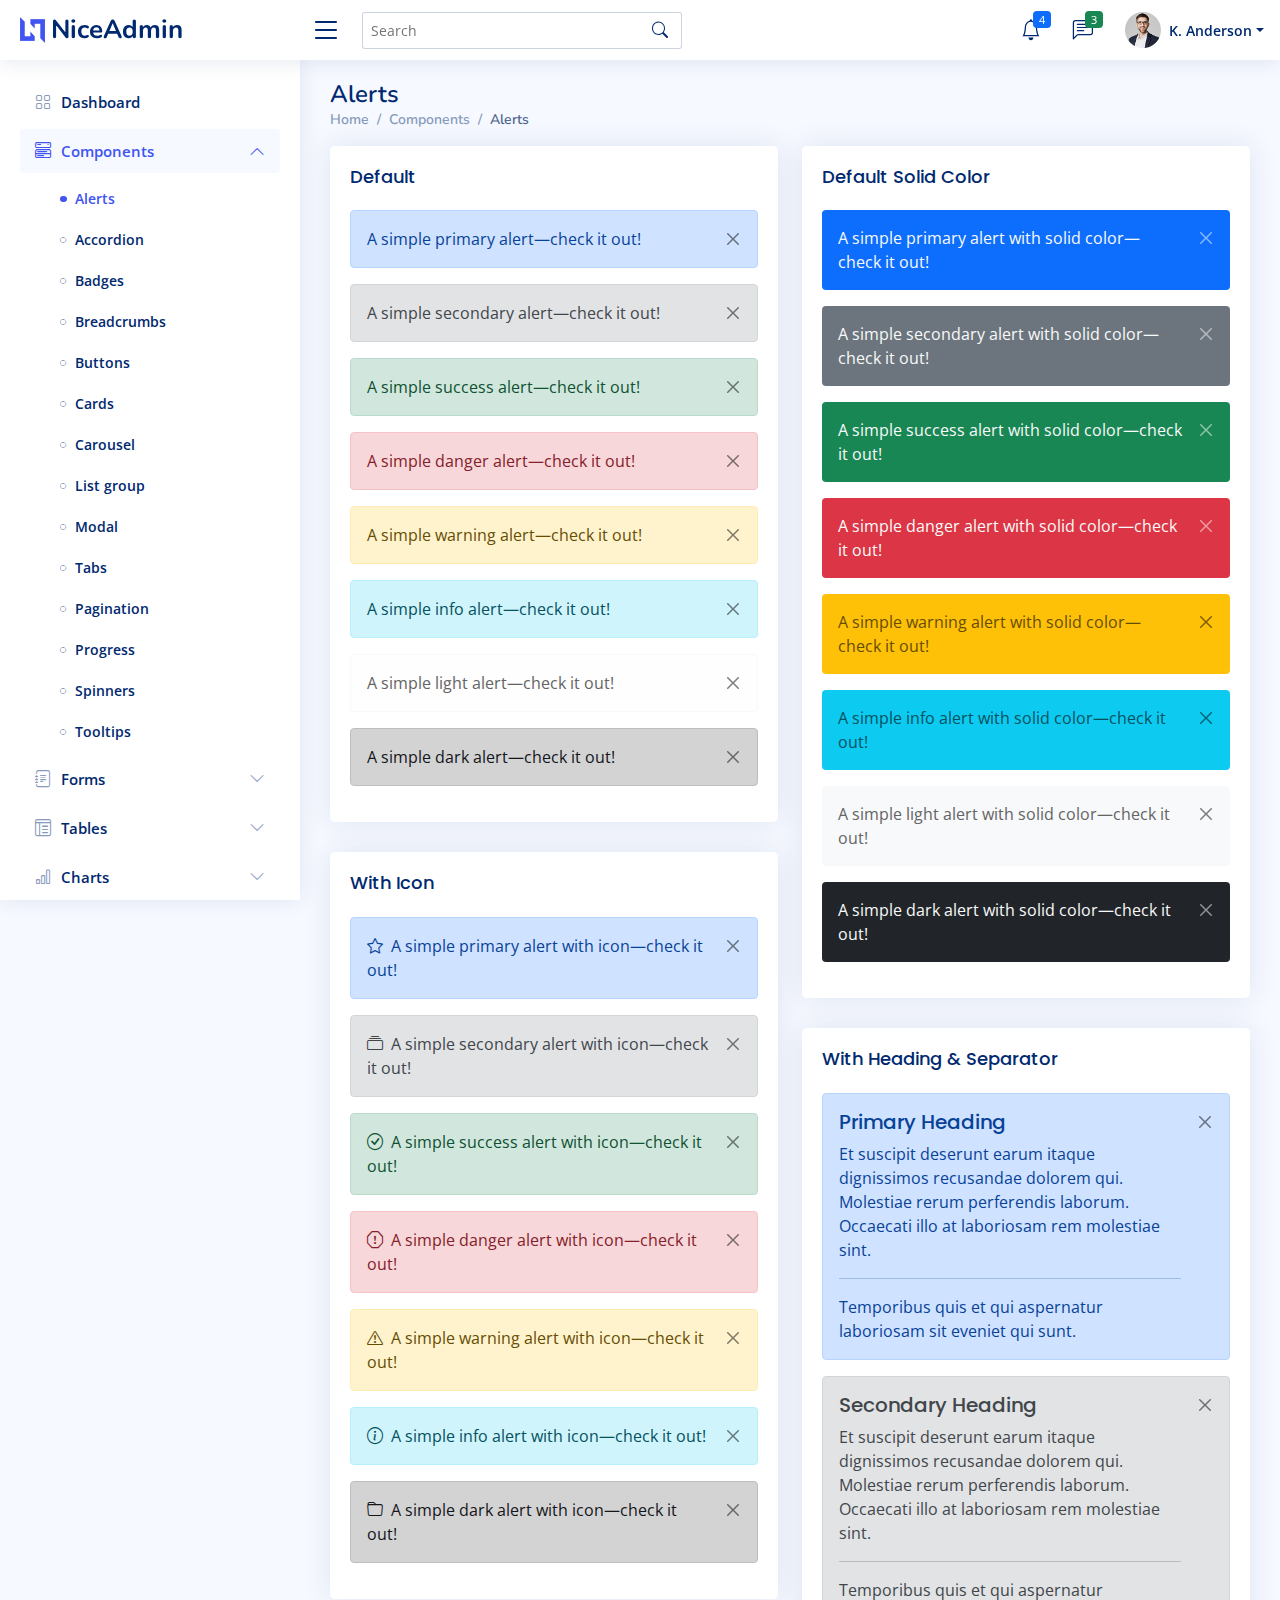
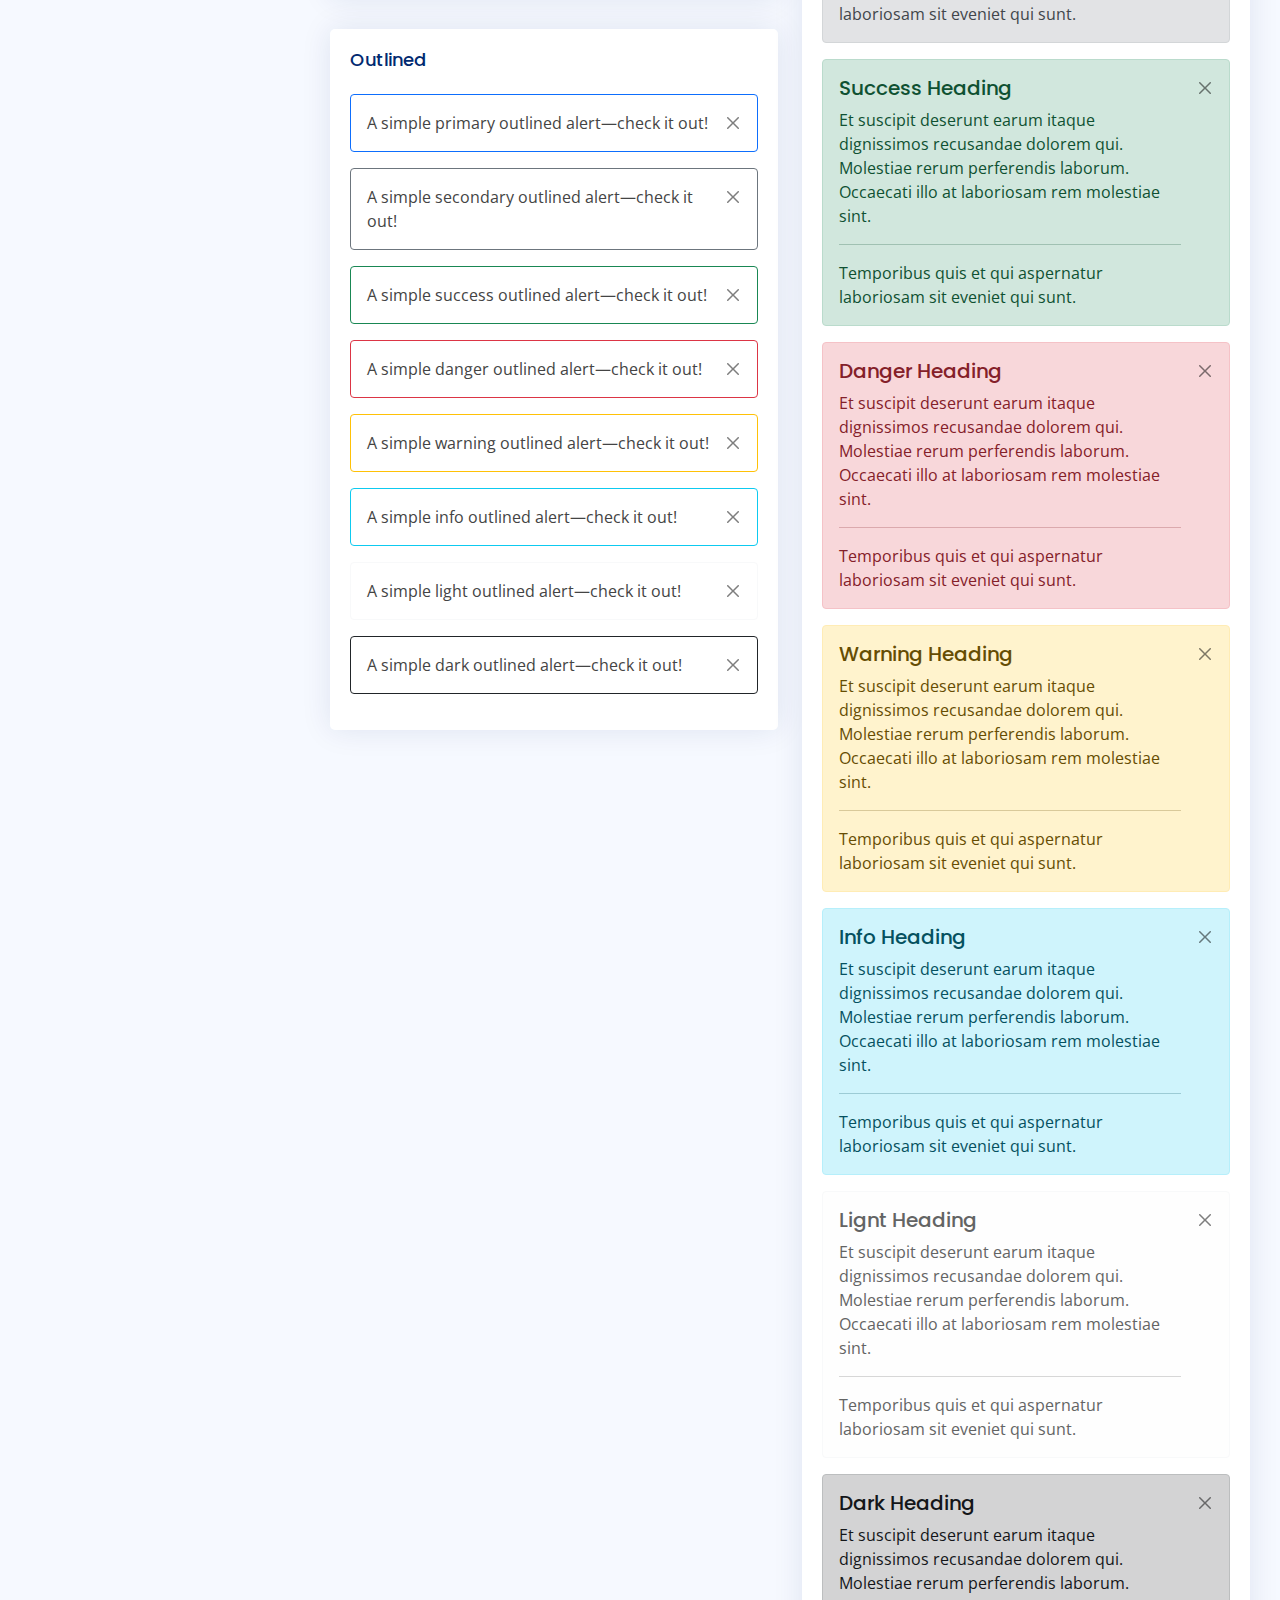
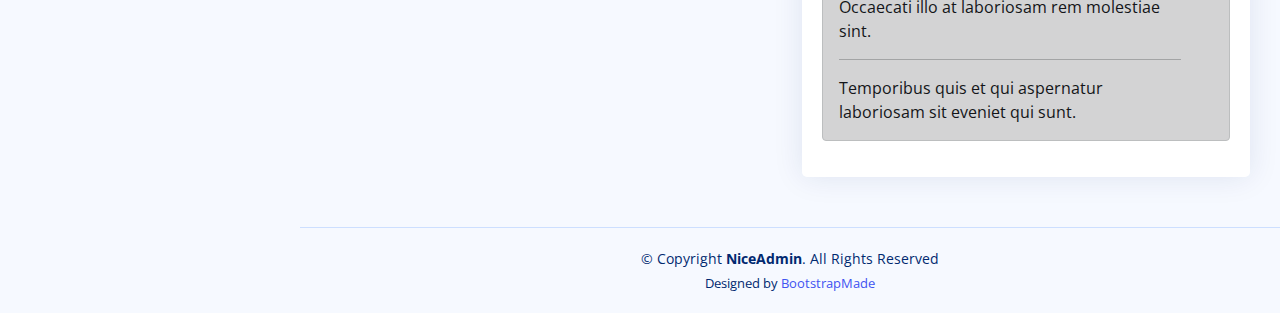
<file: NiceAdmin/components-alerts.html>
<!DOCTYPE html>
<html lang="en">

<head>
  <meta charset="utf-8">
  <meta content="width=device-width, initial-scale=1.0" name="viewport">

  <title>Components / Alerts - NiceAdmin Bootstrap Template</title>
  <meta content="" name="description">
  <meta content="" name="keywords">

  <!-- Favicons -->
  <link href="assets/img/favicon.png" rel="icon">
  <link href="assets/img/apple-touch-icon.png" rel="apple-touch-icon">

  <!-- Google Fonts -->
  <link href="https://fonts.gstatic.com" rel="preconnect">
  <link href="https://fonts.googleapis.com/css?family=Open+Sans:300,300i,400,400i,600,600i,700,700i|Nunito:300,300i,400,400i,600,600i,700,700i|Poppins:300,300i,400,400i,500,500i,600,600i,700,700i" rel="stylesheet">

  <!-- Vendor CSS Files -->
  <link href="assets/vendor/bootstrap/css/bootstrap.min.css" rel="stylesheet">
  <link href="assets/vendor/bootstrap-icons/bootstrap-icons.css" rel="stylesheet">
  <link href="assets/vendor/remixicon/remixicon.css" rel="stylesheet">
  <link href="assets/vendor/boxicons/css/boxicons.min.css" rel="stylesheet">
  <link href="assets/vendor/quill/quill.snow.css" rel="stylesheet">
  <link href="assets/vendor/quill/quill.bubble.css" rel="stylesheet">
  <link href="assets/vendor/simple-datatables/style.css" rel="stylesheet">

  <!-- Template Main CSS File -->
  <link href="assets/css/style.css" rel="stylesheet">

  <!-- =======================================================
  * Template Name: NiceAdmin - v2.1.0
  * Template URL: https://bootstrapmade.com/nice-admin-bootstrap-admin-html-template/
  * Author: BootstrapMade.com
  * License: https://bootstrapmade.com/license/
  ======================================================== -->
</head>

<body>

  <!-- ======= Header ======= -->
  <header id="header" class="header fixed-top d-flex align-items-center">

    <div class="d-flex align-items-center justify-content-between">
      <a href="index.html" class="logo d-flex align-items-center">
        <img src="assets/img/logo.png" alt="">
        <span class="d-none d-lg-block">NiceAdmin</span>
      </a>
      <i class="bi bi-list toggle-sidebar-btn"></i>
    </div><!-- End Logo -->

    <div class="search-bar">
      <form class="search-form d-flex align-items-center" method="POST" action="#">
        <input type="text" name="query" placeholder="Search" title="Enter search keyword">
        <button type="submit" title="Search"><i class="bi bi-search"></i></button>
      </form>
    </div><!-- End Search Bar -->

    <nav class="header-nav ms-auto">
      <ul class="d-flex align-items-center">

        <li class="nav-item d-block d-lg-none">
          <a class="nav-link nav-icon search-bar-toggle " href="#">
            <i class="bi bi-search"></i>
          </a>
        </li><!-- End Search Icon-->

        <li class="nav-item dropdown">

          <a class="nav-link nav-icon" href="#" data-bs-toggle="dropdown">
            <i class="bi bi-bell"></i>
            <span class="badge bg-primary badge-number">4</span>
          </a><!-- End Notification Icon -->

          <ul class="dropdown-menu dropdown-menu-end dropdown-menu-arrow notifications">
            <li class="dropdown-header">
              You have 4 new notifications
              <a href="#"><span class="badge rounded-pill bg-primary p-2 ms-2">View all</span></a>
            </li>
            <li>
              <hr class="dropdown-divider">
            </li>

            <li class="notification-item">
              <i class="bi bi-exclamation-circle text-warning"></i>
              <div>
                <h4>Lorem Ipsum</h4>
                <p>Quae dolorem earum veritatis oditseno</p>
                <p>30 min. ago</p>
              </div>
            </li>

            <li>
              <hr class="dropdown-divider">
            </li>

            <li class="notification-item">
              <i class="bi bi-x-circle text-danger"></i>
              <div>
                <h4>Atque rerum nesciunt</h4>
                <p>Quae dolorem earum veritatis oditseno</p>
                <p>1 hr. ago</p>
              </div>
            </li>

            <li>
              <hr class="dropdown-divider">
            </li>

            <li class="notification-item">
              <i class="bi bi-check-circle text-success"></i>
              <div>
                <h4>Sit rerum fuga</h4>
                <p>Quae dolorem earum veritatis oditseno</p>
                <p>2 hrs. ago</p>
              </div>
            </li>

            <li>
              <hr class="dropdown-divider">
            </li>

            <li class="notification-item">
              <i class="bi bi-info-circle text-primary"></i>
              <div>
                <h4>Dicta reprehenderit</h4>
                <p>Quae dolorem earum veritatis oditseno</p>
                <p>4 hrs. ago</p>
              </div>
            </li>

            <li>
              <hr class="dropdown-divider">
            </li>
            <li class="dropdown-footer">
              <a href="#">Show all notifications</a>
            </li>

          </ul><!-- End Notification Dropdown Items -->

        </li><!-- End Notification Nav -->

        <li class="nav-item dropdown">

          <a class="nav-link nav-icon" href="#" data-bs-toggle="dropdown">
            <i class="bi bi-chat-left-text"></i>
            <span class="badge bg-success badge-number">3</span>
          </a><!-- End Messages Icon -->

          <ul class="dropdown-menu dropdown-menu-end dropdown-menu-arrow messages">
            <li class="dropdown-header">
              You have 3 new messages
              <a href="#"><span class="badge rounded-pill bg-primary p-2 ms-2">View all</span></a>
            </li>
            <li>
              <hr class="dropdown-divider">
            </li>

            <li class="message-item">
              <a href="#">
                <img src="assets/img/messages-1.jpg" alt="" class="rounded-circle">
                <div>
                  <h4>Maria Hudson</h4>
                  <p>Velit asperiores et ducimus soluta repudiandae labore officia est ut...</p>
                  <p>4 hrs. ago</p>
                </div>
              </a>
            </li>
            <li>
              <hr class="dropdown-divider">
            </li>

            <li class="message-item">
              <a href="#">
                <img src="assets/img/messages-2.jpg" alt="" class="rounded-circle">
                <div>
                  <h4>Anna Nelson</h4>
                  <p>Velit asperiores et ducimus soluta repudiandae labore officia est ut...</p>
                  <p>6 hrs. ago</p>
                </div>
              </a>
            </li>
            <li>
              <hr class="dropdown-divider">
            </li>

            <li class="message-item">
              <a href="#">
                <img src="assets/img/messages-3.jpg" alt="" class="rounded-circle">
                <div>
                  <h4>David Muldon</h4>
                  <p>Velit asperiores et ducimus soluta repudiandae labore officia est ut...</p>
                  <p>8 hrs. ago</p>
                </div>
              </a>
            </li>
            <li>
              <hr class="dropdown-divider">
            </li>

            <li class="dropdown-footer">
              <a href="#">Show all messages</a>
            </li>

          </ul><!-- End Messages Dropdown Items -->

        </li><!-- End Messages Nav -->

        <li class="nav-item dropdown pe-3">

          <a class="nav-link nav-profile d-flex align-items-center pe-0" href="#" data-bs-toggle="dropdown">
            <img src="assets/img/profile-img.jpg" alt="Profile" class="rounded-circle">
            <span class="d-none d-md-block dropdown-toggle ps-2">K. Anderson</span>
          </a><!-- End Profile Iamge Icon -->

          <ul class="dropdown-menu dropdown-menu-end dropdown-menu-arrow profile">
            <li class="dropdown-header">
              <h6>Kevin Anderson</h6>
              <span>Web Designer</span>
            </li>
            <li>
              <hr class="dropdown-divider">
            </li>

            <li>
              <a class="dropdown-item d-flex align-items-center" href="users-profile.html">
                <i class="bi bi-person"></i>
                <span>My Profile</span>
              </a>
            </li>
            <li>
              <hr class="dropdown-divider">
            </li>

            <li>
              <a class="dropdown-item d-flex align-items-center" href="users-profile.html">
                <i class="bi bi-gear"></i>
                <span>Account Settings</span>
              </a>
            </li>
            <li>
              <hr class="dropdown-divider">
            </li>

            <li>
              <a class="dropdown-item d-flex align-items-center" href="pages-faq.html">
                <i class="bi bi-question-circle"></i>
                <span>Need Help?</span>
              </a>
            </li>
            <li>
              <hr class="dropdown-divider">
            </li>

            <li>
              <a class="dropdown-item d-flex align-items-center" href="#">
                <i class="bi bi-box-arrow-right"></i>
                <span>Sign Out</span>
              </a>
            </li>

          </ul><!-- End Profile Dropdown Items -->
        </li><!-- End Profile Nav -->

      </ul>
    </nav><!-- End Icons Navigation -->

  </header><!-- End Header -->

  <!-- ======= Sidebar ======= -->
  <aside id="sidebar" class="sidebar">

    <ul class="sidebar-nav" id="sidebar-nav">

      <li class="nav-item">
        <a class="nav-link collapsed" href="index.html">
          <i class="bi bi-grid"></i>
          <span>Dashboard</span>
        </a>
      </li><!-- End Dashboard Nav -->

      <li class="nav-item">
        <a class="nav-link " data-bs-target="#components-nav" data-bs-toggle="collapse" href="#">
          <i class="bi bi-menu-button-wide"></i><span>Components</span><i class="bi bi-chevron-down ms-auto"></i>
        </a>
        <ul id="components-nav" class="nav-content collapse show" data-bs-parent="#sidebar-nav">
          <li>
            <a href="components-alerts.html" class="active">
              <i class="bi bi-circle"></i><span>Alerts</span>
            </a>
          </li>
          <li>
            <a href="components-accordion.html">
              <i class="bi bi-circle"></i><span>Accordion</span>
            </a>
          </li>
          <li>
            <a href="components-badges.html">
              <i class="bi bi-circle"></i><span>Badges</span>
            </a>
          </li>
          <li>
            <a href="components-breadcrumbs.html">
              <i class="bi bi-circle"></i><span>Breadcrumbs</span>
            </a>
          </li>
          <li>
            <a href="components-buttons.html">
              <i class="bi bi-circle"></i><span>Buttons</span>
            </a>
          </li>
          <li>
            <a href="components-cards.html">
              <i class="bi bi-circle"></i><span>Cards</span>
            </a>
          </li>
          <li>
            <a href="components-carousel.html">
              <i class="bi bi-circle"></i><span>Carousel</span>
            </a>
          </li>
          <li>
            <a href="components-list-group.html">
              <i class="bi bi-circle"></i><span>List group</span>
            </a>
          </li>
          <li>
            <a href="components-modal.html">
              <i class="bi bi-circle"></i><span>Modal</span>
            </a>
          </li>
          <li>
            <a href="components-tabs.html">
              <i class="bi bi-circle"></i><span>Tabs</span>
            </a>
          </li>
          <li>
            <a href="components-pagination.html">
              <i class="bi bi-circle"></i><span>Pagination</span>
            </a>
          </li>
          <li>
            <a href="components-progress.html">
              <i class="bi bi-circle"></i><span>Progress</span>
            </a>
          </li>
          <li>
            <a href="components-spinners.html">
              <i class="bi bi-circle"></i><span>Spinners</span>
            </a>
          </li>
          <li>
            <a href="components-tooltips.html">
              <i class="bi bi-circle"></i><span>Tooltips</span>
            </a>
          </li>
        </ul>
      </li><!-- End Components Nav -->

      <li class="nav-item">
        <a class="nav-link collapsed" data-bs-target="#forms-nav" data-bs-toggle="collapse" href="#">
          <i class="bi bi-journal-text"></i><span>Forms</span><i class="bi bi-chevron-down ms-auto"></i>
        </a>
        <ul id="forms-nav" class="nav-content collapse " data-bs-parent="#sidebar-nav">
          <li>
            <a href="forms-elements.html">
              <i class="bi bi-circle"></i><span>Form Elements</span>
            </a>
          </li>
          <li>
            <a href="forms-layouts.html">
              <i class="bi bi-circle"></i><span>Form Layouts</span>
            </a>
          </li>
          <li>
            <a href="forms-editors.html">
              <i class="bi bi-circle"></i><span>Form Editors</span>
            </a>
          </li>
          <li>
            <a href="forms-validation.html">
              <i class="bi bi-circle"></i><span>Form Validation</span>
            </a>
          </li>
        </ul>
      </li><!-- End Forms Nav -->

      <li class="nav-item">
        <a class="nav-link collapsed" data-bs-target="#tables-nav" data-bs-toggle="collapse" href="#">
          <i class="bi bi-layout-text-window-reverse"></i><span>Tables</span><i class="bi bi-chevron-down ms-auto"></i>
        </a>
        <ul id="tables-nav" class="nav-content collapse " data-bs-parent="#sidebar-nav">
          <li>
            <a href="tables-general.html">
              <i class="bi bi-circle"></i><span>General Tables</span>
            </a>
          </li>
          <li>
            <a href="tables-data.html">
              <i class="bi bi-circle"></i><span>Data Tables</span>
            </a>
          </li>
        </ul>
      </li><!-- End Tables Nav -->

      <li class="nav-item">
        <a class="nav-link collapsed" data-bs-target="#charts-nav" data-bs-toggle="collapse" href="#">
          <i class="bi bi-bar-chart"></i><span>Charts</span><i class="bi bi-chevron-down ms-auto"></i>
        </a>
        <ul id="charts-nav" class="nav-content collapse " data-bs-parent="#sidebar-nav">
          <li>
            <a href="charts-chartjs.html">
              <i class="bi bi-circle"></i><span>Chart.js</span>
            </a>
          </li>
          <li>
            <a href="charts-apexcharts.html">
              <i class="bi bi-circle"></i><span>ApexCharts</span>
            </a>
          </li>
          <li>
            <a href="charts-echarts.html">
              <i class="bi bi-circle"></i><span>ECharts</span>
            </a>
          </li>
        </ul>
      </li><!-- End Charts Nav -->

      <li class="nav-item">
        <a class="nav-link collapsed" data-bs-target="#icons-nav" data-bs-toggle="collapse" href="#">
          <i class="bi bi-gem"></i><span>Icons</span><i class="bi bi-chevron-down ms-auto"></i>
        </a>
        <ul id="icons-nav" class="nav-content collapse " data-bs-parent="#sidebar-nav">
          <li>
            <a href="icons-bootstrap.html">
              <i class="bi bi-circle"></i><span>Bootstrap Icons</span>
            </a>
          </li>
          <li>
            <a href="icons-remix.html">
              <i class="bi bi-circle"></i><span>Remix Icons</span>
            </a>
          </li>
          <li>
            <a href="icons-boxicons.html">
              <i class="bi bi-circle"></i><span>Boxicons</span>
            </a>
          </li>
        </ul>
      </li><!-- End Icons Nav -->

      <li class="nav-heading">Pages</li>

      <li class="nav-item">
        <a class="nav-link collapsed" href="users-profile.html">
          <i class="bi bi-person"></i>
          <span>Profile</span>
        </a>
      </li><!-- End Profile Page Nav -->

      <li class="nav-item">
        <a class="nav-link collapsed" href="pages-faq.html">
          <i class="bi bi-question-circle"></i>
          <span>F.A.Q</span>
        </a>
      </li><!-- End F.A.Q Page Nav -->

      <li class="nav-item">
        <a class="nav-link collapsed" href="pages-contact.html">
          <i class="bi bi-envelope"></i>
          <span>Contact</span>
        </a>
      </li><!-- End Contact Page Nav -->

      <li class="nav-item">
        <a class="nav-link collapsed" href="pages-register.html">
          <i class="bi bi-card-list"></i>
          <span>Register</span>
        </a>
      </li><!-- End Register Page Nav -->

      <li class="nav-item">
        <a class="nav-link collapsed" href="pages-login.html">
          <i class="bi bi-box-arrow-in-right"></i>
          <span>Login</span>
        </a>
      </li><!-- End Login Page Nav -->

      <li class="nav-item">
        <a class="nav-link collapsed" href="pages-error-404.html">
          <i class="bi bi-dash-circle"></i>
          <span>Error 404</span>
        </a>
      </li><!-- End Error 404 Page Nav -->

      <li class="nav-item">
        <a class="nav-link collapsed" href="pages-blank.html">
          <i class="bi bi-file-earmark"></i>
          <span>Blank</span>
        </a>
      </li><!-- End Blank Page Nav -->

    </ul>

  </aside><!-- End Sidebar-->

  <main id="main" class="main">

    <div class="pagetitle">
      <h1>Alerts</h1>
      <nav>
        <ol class="breadcrumb">
          <li class="breadcrumb-item"><a href="index.html">Home</a></li>
          <li class="breadcrumb-item">Components</li>
          <li class="breadcrumb-item active">Alerts</li>
        </ol>
      </nav>
    </div><!-- End Page Title -->

    <section class="section">
      <div class="row">
        <div class="col-lg-6">

          <div class="card">
            <div class="card-body">

              <h5 class="card-title">Default</h5>

              <div class="alert alert-primary alert-dismissible fade show" role="alert">
                A simple primary alert—check it out!
                <button type="button" class="btn-close" data-bs-dismiss="alert" aria-label="Close"></button>
              </div>

              <div class="alert alert-secondary alert-dismissible fade show" role="alert">
                A simple secondary alert—check it out!
                <button type="button" class="btn-close" data-bs-dismiss="alert" aria-label="Close"></button>
              </div>

              <div class="alert alert-success alert-dismissible fade show" role="alert">
                A simple success alert—check it out!
                <button type="button" class="btn-close" data-bs-dismiss="alert" aria-label="Close"></button>
              </div>

              <div class="alert alert-danger alert-dismissible fade show" role="alert">
                A simple danger alert—check it out!
                <button type="button" class="btn-close" data-bs-dismiss="alert" aria-label="Close"></button>
              </div>

              <div class="alert alert-warning alert-dismissible fade show" role="alert">
                A simple warning alert—check it out!
                <button type="button" class="btn-close" data-bs-dismiss="alert" aria-label="Close"></button>
              </div>

              <div class="alert alert-info alert-dismissible fade show" role="alert">
                A simple info alert—check it out!
                <button type="button" class="btn-close" data-bs-dismiss="alert" aria-label="Close"></button>
              </div>

              <div class="alert alert-light border-light alert-dismissible fade show" role="alert">
                A simple light alert—check it out!
                <button type="button" class="btn-close" data-bs-dismiss="alert" aria-label="Close"></button>
              </div>

              <div class="alert alert-dark alert-dismissible fade show" role="alert">
                A simple dark alert—check it out!
                <button type="button" class="btn-close" data-bs-dismiss="alert" aria-label="Close"></button>
              </div>

            </div>
          </div>

          <div class="card">
            <div class="card-body">
              <h5 class="card-title">With Icon</h5>

              <div class="alert alert-primary alert-dismissible fade show" role="alert">
                <i class="bi bi-star me-1"></i>
                A simple primary alert with icon—check it out!
                <button type="button" class="btn-close" data-bs-dismiss="alert" aria-label="Close"></button>
              </div>

              <div class="alert alert-secondary alert-dismissible fade show" role="alert">
                <i class="bi bi-collection me-1"></i>
                A simple secondary alert with icon—check it out!
                <button type="button" class="btn-close" data-bs-dismiss="alert" aria-label="Close"></button>
              </div>

              <div class="alert alert-success alert-dismissible fade show" role="alert">
                <i class="bi bi-check-circle me-1"></i>
                A simple success alert with icon—check it out!
                <button type="button" class="btn-close" data-bs-dismiss="alert" aria-label="Close"></button>
              </div>

              <div class="alert alert-danger alert-dismissible fade show" role="alert">
                <i class="bi bi-exclamation-octagon me-1"></i>
                A simple danger alert with icon—check it out!
                <button type="button" class="btn-close" data-bs-dismiss="alert" aria-label="Close"></button>
              </div>

              <div class="alert alert-warning alert-dismissible fade show" role="alert">
                <i class="bi bi-exclamation-triangle me-1"></i>
                A simple warning alert with icon—check it out!
                <button type="button" class="btn-close" data-bs-dismiss="alert" aria-label="Close"></button>
              </div>

              <div class="alert alert-info alert-dismissible fade show" role="alert">
                <i class="bi bi-info-circle me-1"></i>
                A simple info alert with icon—check it out!
                <button type="button" class="btn-close" data-bs-dismiss="alert" aria-label="Close"></button>
              </div>

              <div class="alert alert-dark alert-dismissible fade show" role="alert">
                <i class="bi bi-folder me-1"></i>
                A simple dark alert with icon—check it out!
                <button type="button" class="btn-close" data-bs-dismiss="alert" aria-label="Close"></button>
              </div>

            </div>
          </div>

          <div class="card">
            <div class="card-body">
              <h5 class="card-title">Outlined</h5>

              <div class="alert border-primary alert-dismissible fade show" role="alert">
                A simple primary outlined alert—check it out!
                <button type="button" class="btn-close" data-bs-dismiss="alert" aria-label="Close"></button>
              </div>

              <div class="alert border-secondary alert-dismissible fade show" role="alert">
                A simple secondary outlined alert—check it out!
                <button type="button" class="btn-close" data-bs-dismiss="alert" aria-label="Close"></button>
              </div>

              <div class="alert border-success alert-dismissible fade show" role="alert">
                A simple success outlined alert—check it out!
                <button type="button" class="btn-close" data-bs-dismiss="alert" aria-label="Close"></button>
              </div>

              <div class="alert border-danger alert-dismissible fade show" role="alert">
                A simple danger outlined alert—check it out!
                <button type="button" class="btn-close" data-bs-dismiss="alert" aria-label="Close"></button>
              </div>

              <div class="alert border-warning alert-dismissible fade show" role="alert">
                A simple warning outlined alert—check it out!
                <button type="button" class="btn-close" data-bs-dismiss="alert" aria-label="Close"></button>
              </div>

              <div class="alert border-info alert-dismissible fade show" role="alert">
                A simple info outlined alert—check it out!
                <button type="button" class="btn-close" data-bs-dismiss="alert" aria-label="Close"></button>
              </div>

              <div class="alert border-light alert-dismissible fade show" role="alert">
                A simple light outlined alert—check it out!
                <button type="button" class="btn-close" data-bs-dismiss="alert" aria-label="Close"></button>
              </div>

              <div class="alert border-dark alert-dismissible fade show" role="alert">
                A simple dark outlined alert—check it out!
                <button type="button" class="btn-close" data-bs-dismiss="alert" aria-label="Close"></button>
              </div>

            </div>
          </div>

        </div>

        <div class="col-lg-6">

          <div class="card">
            <div class="card-body">
              <h5 class="card-title">Default Solid Color</h5>

              <div class="alert alert-primary bg-primary text-light border-0 alert-dismissible fade show" role="alert">
                A simple primary alert with solid color—check it out!
                <button type="button" class="btn-close btn-close-white" data-bs-dismiss="alert" aria-label="Close"></button>
              </div>

              <div class="alert alert-secondary bg-secondary text-light border-0 alert-dismissible fade show" role="alert">
                A simple secondary alert with solid color—check it out!
                <button type="button" class="btn-close btn-close-white" data-bs-dismiss="alert" aria-label="Close"></button>
              </div>

              <div class="alert alert-success bg-success text-light border-0 alert-dismissible fade show" role="alert">
                A simple success alert with solid color—check it out!
                <button type="button" class="btn-close btn-close-white" data-bs-dismiss="alert" aria-label="Close"></button>
              </div>

              <div class="alert alert-danger bg-danger text-light border-0 alert-dismissible fade show" role="alert">
                A simple danger alert with solid color—check it out!
                <button type="button" class="btn-close btn-close-white" data-bs-dismiss="alert" aria-label="Close"></button>
              </div>

              <div class="alert alert-warning bg-warning border-0 alert-dismissible fade show" role="alert">
                A simple warning alert with solid color—check it out!
                <button type="button" class="btn-close" data-bs-dismiss="alert" aria-label="Close"></button>
              </div>

              <div class="alert alert-info bg-info border-0 alert-dismissible fade show" role="alert">
                A simple info alert with solid color—check it out!
                <button type="button" class="btn-close" data-bs-dismiss="alert" aria-label="Close"></button>
              </div>

              <div class="alert alert-light bg-light border-0 alert-dismissible fade show" role="alert">
                A simple light alert with solid color—check it out!
                <button type="button" class="btn-close" data-bs-dismiss="alert" aria-label="Close"></button>
              </div>

              <div class="alert alert-dark bg-dark text-light border-0 alert-dismissible fade show" role="alert">
                A simple dark alert with solid color—check it out!
                <button type="button" class="btn-close btn-close-white" data-bs-dismiss="alert" aria-label="Close"></button>
              </div>

            </div>
          </div>

          <div class="card">
            <div class="card-body">
              <h5 class="card-title">With Heading &amp Separator</h5>

              <div class="alert alert-primary alert-dismissible fade show" role="alert">
                <h4 class="alert-heading">Primary Heading</h4>
                <p>Et suscipit deserunt earum itaque dignissimos recusandae dolorem qui. Molestiae rerum perferendis laborum. Occaecati illo at laboriosam rem molestiae sint.</p>
                <hr>
                <p class="mb-0">Temporibus quis et qui aspernatur laboriosam sit eveniet qui sunt.</p>
                <button type="button" class="btn-close" data-bs-dismiss="alert" aria-label="Close"></button>
              </div>

              <div class="alert alert-secondary alert-dismissible fade show" role="alert">
                <h4 class="alert-heading">Secondary Heading</h4>
                <p>Et suscipit deserunt earum itaque dignissimos recusandae dolorem qui. Molestiae rerum perferendis laborum. Occaecati illo at laboriosam rem molestiae sint.</p>
                <hr>
                <p class="mb-0">Temporibus quis et qui aspernatur laboriosam sit eveniet qui sunt.</p>
                <button type="button" class="btn-close" data-bs-dismiss="alert" aria-label="Close"></button>
              </div>

              <div class="alert alert-success alert-dismissible fade show" role="alert">
                <h4 class="alert-heading">Success Heading</h4>
                <p>Et suscipit deserunt earum itaque dignissimos recusandae dolorem qui. Molestiae rerum perferendis laborum. Occaecati illo at laboriosam rem molestiae sint.</p>
                <hr>
                <p class="mb-0">Temporibus quis et qui aspernatur laboriosam sit eveniet qui sunt.</p>
                <button type="button" class="btn-close" data-bs-dismiss="alert" aria-label="Close"></button>
              </div>

              <div class="alert alert-danger alert-dismissible fade show" role="alert">
                <h4 class="alert-heading">Danger Heading</h4>
                <p>Et suscipit deserunt earum itaque dignissimos recusandae dolorem qui. Molestiae rerum perferendis laborum. Occaecati illo at laboriosam rem molestiae sint.</p>
                <hr>
                <p class="mb-0">Temporibus quis et qui aspernatur laboriosam sit eveniet qui sunt.</p>
                <button type="button" class="btn-close" data-bs-dismiss="alert" aria-label="Close"></button>
              </div>

              <div class="alert alert-warning  alert-dismissible fade show" role="alert">
                <h4 class="alert-heading">Warning Heading</h4>
                <p>Et suscipit deserunt earum itaque dignissimos recusandae dolorem qui. Molestiae rerum perferendis laborum. Occaecati illo at laboriosam rem molestiae sint.</p>
                <hr>
                <p class="mb-0">Temporibus quis et qui aspernatur laboriosam sit eveniet qui sunt.</p>
                <button type="button" class="btn-close" data-bs-dismiss="alert" aria-label="Close"></button>
              </div>

              <div class="alert alert-info  alert-dismissible fade show" role="alert">
                <h4 class="alert-heading">Info Heading</h4>
                <p>Et suscipit deserunt earum itaque dignissimos recusandae dolorem qui. Molestiae rerum perferendis laborum. Occaecati illo at laboriosam rem molestiae sint.</p>
                <hr>
                <p class="mb-0">Temporibus quis et qui aspernatur laboriosam sit eveniet qui sunt.</p>
                <button type="button" class="btn-close" data-bs-dismiss="alert" aria-label="Close"></button>
              </div>

              <div class="alert alert-light border-light alert-dismissible fade show" role="alert">
                <h4 class="alert-heading">Lignt Heading</h4>
                <p>Et suscipit deserunt earum itaque dignissimos recusandae dolorem qui. Molestiae rerum perferendis laborum. Occaecati illo at laboriosam rem molestiae sint.</p>
                <hr>
                <p class="mb-0">Temporibus quis et qui aspernatur laboriosam sit eveniet qui sunt.</p>
                <button type="button" class="btn-close" data-bs-dismiss="alert" aria-label="Close"></button>
              </div>

              <div class="alert alert-dark  alert-dismissible fade show" role="alert">
                <h4 class="alert-heading">Dark Heading</h4>
                <p>Et suscipit deserunt earum itaque dignissimos recusandae dolorem qui. Molestiae rerum perferendis laborum. Occaecati illo at laboriosam rem molestiae sint.</p>
                <hr>
                <p class="mb-0">Temporibus quis et qui aspernatur laboriosam sit eveniet qui sunt.</p>
                <button type="button" class="btn-close" data-bs-dismiss="alert" aria-label="Close"></button>
              </div>

            </div>
          </div>
        </div>
      </div>
    </section>

  </main><!-- End #main -->

  <!-- ======= Footer ======= -->
  <footer id="footer" class="footer">
    <div class="copyright">
      &copy; Copyright <strong><span>NiceAdmin</span></strong>. All Rights Reserved
    </div>
    <div class="credits">
      <!-- All the links in the footer should remain intact. -->
      <!-- You can delete the links only if you purchased the pro version. -->
      <!-- Licensing information: https://bootstrapmade.com/license/ -->
      <!-- Purchase the pro version with working PHP/AJAX contact form: https://bootstrapmade.com/nice-admin-bootstrap-admin-html-template/ -->
      Designed by <a href="https://bootstrapmade.com/">BootstrapMade</a>
    </div>
  </footer><!-- End Footer -->

  <a href="#" class="back-to-top d-flex align-items-center justify-content-center"><i class="bi bi-arrow-up-short"></i></a>

  <!-- Vendor JS Files -->
  <script src="assets/vendor/bootstrap/js/bootstrap.bundle.js"></script>
  <script src="assets/vendor/php-email-form/validate.js"></script>
  <script src="assets/vendor/quill/quill.min.js"></script>
  <script src="assets/vendor/tinymce/tinymce.min.js"></script>
  <script src="assets/vendor/simple-datatables/simple-datatables.js"></script>
  <script src="assets/vendor/chart.js/chart.min.js"></script>
  <script src="assets/vendor/apexcharts/apexcharts.min.js"></script>
  <script src="assets/vendor/echarts/echarts.min.js"></script>

  <!-- Template Main JS File -->
  <script src="assets/js/main.js"></script>

</body>

</html>
</file>
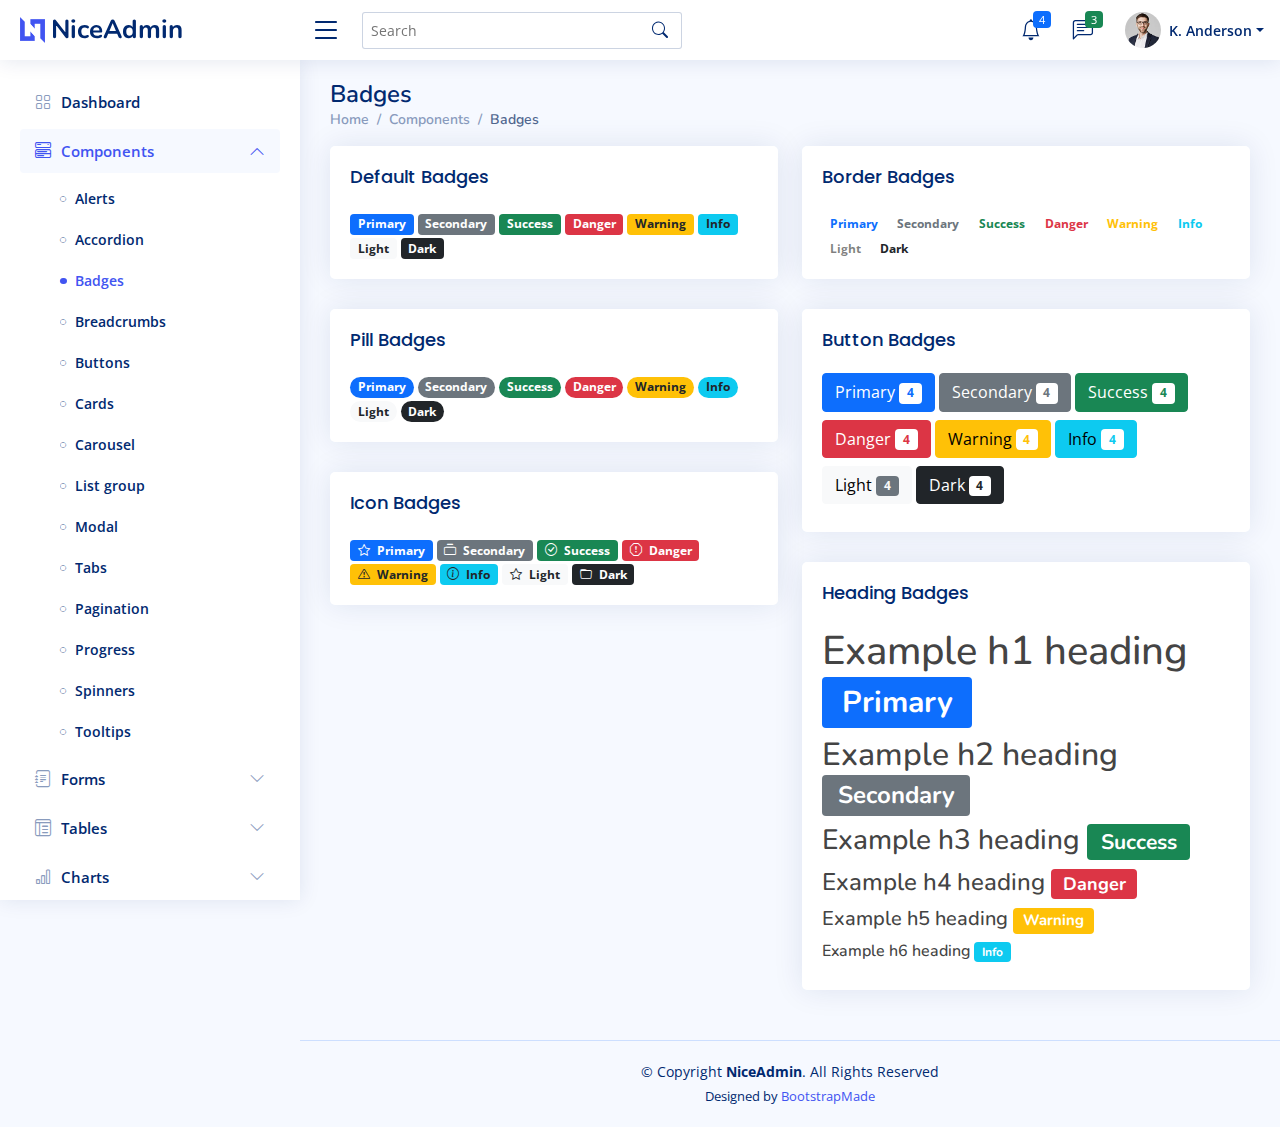
<file: NiceAdmin/components-badges.html>
<!DOCTYPE html>
<html lang="en">

<head>
  <meta charset="utf-8">
  <meta content="width=device-width, initial-scale=1.0" name="viewport">

  <title>Components / Badges - NiceAdmin Bootstrap Template</title>
  <meta content="" name="description">
  <meta content="" name="keywords">

  <!-- Favicons -->
  <link href="assets/img/favicon.png" rel="icon">
  <link href="assets/img/apple-touch-icon.png" rel="apple-touch-icon">

  <!-- Google Fonts -->
  <link href="https://fonts.gstatic.com" rel="preconnect">
  <link href="https://fonts.googleapis.com/css?family=Open+Sans:300,300i,400,400i,600,600i,700,700i|Nunito:300,300i,400,400i,600,600i,700,700i|Poppins:300,300i,400,400i,500,500i,600,600i,700,700i" rel="stylesheet">

  <!-- Vendor CSS Files -->
  <link href="assets/vendor/bootstrap/css/bootstrap.min.css" rel="stylesheet">
  <link href="assets/vendor/bootstrap-icons/bootstrap-icons.css" rel="stylesheet">
  <link href="assets/vendor/remixicon/remixicon.css" rel="stylesheet">
  <link href="assets/vendor/boxicons/css/boxicons.min.css" rel="stylesheet">
  <link href="assets/vendor/quill/quill.snow.css" rel="stylesheet">
  <link href="assets/vendor/quill/quill.bubble.css" rel="stylesheet">
  <link href="assets/vendor/simple-datatables/style.css" rel="stylesheet">

  <!-- Template Main CSS File -->
  <link href="assets/css/style.css" rel="stylesheet">

  <!-- =======================================================
  * Template Name: NiceAdmin - v2.1.0
  * Template URL: https://bootstrapmade.com/nice-admin-bootstrap-admin-html-template/
  * Author: BootstrapMade.com
  * License: https://bootstrapmade.com/license/
  ======================================================== -->
</head>

<body>

  <!-- ======= Header ======= -->
  <header id="header" class="header fixed-top d-flex align-items-center">

    <div class="d-flex align-items-center justify-content-between">
      <a href="index.html" class="logo d-flex align-items-center">
        <img src="assets/img/logo.png" alt="">
        <span class="d-none d-lg-block">NiceAdmin</span>
      </a>
      <i class="bi bi-list toggle-sidebar-btn"></i>
    </div><!-- End Logo -->

    <div class="search-bar">
      <form class="search-form d-flex align-items-center" method="POST" action="#">
        <input type="text" name="query" placeholder="Search" title="Enter search keyword">
        <button type="submit" title="Search"><i class="bi bi-search"></i></button>
      </form>
    </div><!-- End Search Bar -->

    <nav class="header-nav ms-auto">
      <ul class="d-flex align-items-center">

        <li class="nav-item d-block d-lg-none">
          <a class="nav-link nav-icon search-bar-toggle " href="#">
            <i class="bi bi-search"></i>
          </a>
        </li><!-- End Search Icon-->

        <li class="nav-item dropdown">

          <a class="nav-link nav-icon" href="#" data-bs-toggle="dropdown">
            <i class="bi bi-bell"></i>
            <span class="badge bg-primary badge-number">4</span>
          </a><!-- End Notification Icon -->

          <ul class="dropdown-menu dropdown-menu-end dropdown-menu-arrow notifications">
            <li class="dropdown-header">
              You have 4 new notifications
              <a href="#"><span class="badge rounded-pill bg-primary p-2 ms-2">View all</span></a>
            </li>
            <li>
              <hr class="dropdown-divider">
            </li>

            <li class="notification-item">
              <i class="bi bi-exclamation-circle text-warning"></i>
              <div>
                <h4>Lorem Ipsum</h4>
                <p>Quae dolorem earum veritatis oditseno</p>
                <p>30 min. ago</p>
              </div>
            </li>

            <li>
              <hr class="dropdown-divider">
            </li>

            <li class="notification-item">
              <i class="bi bi-x-circle text-danger"></i>
              <div>
                <h4>Atque rerum nesciunt</h4>
                <p>Quae dolorem earum veritatis oditseno</p>
                <p>1 hr. ago</p>
              </div>
            </li>

            <li>
              <hr class="dropdown-divider">
            </li>

            <li class="notification-item">
              <i class="bi bi-check-circle text-success"></i>
              <div>
                <h4>Sit rerum fuga</h4>
                <p>Quae dolorem earum veritatis oditseno</p>
                <p>2 hrs. ago</p>
              </div>
            </li>

            <li>
              <hr class="dropdown-divider">
            </li>

            <li class="notification-item">
              <i class="bi bi-info-circle text-primary"></i>
              <div>
                <h4>Dicta reprehenderit</h4>
                <p>Quae dolorem earum veritatis oditseno</p>
                <p>4 hrs. ago</p>
              </div>
            </li>

            <li>
              <hr class="dropdown-divider">
            </li>
            <li class="dropdown-footer">
              <a href="#">Show all notifications</a>
            </li>

          </ul><!-- End Notification Dropdown Items -->

        </li><!-- End Notification Nav -->

        <li class="nav-item dropdown">

          <a class="nav-link nav-icon" href="#" data-bs-toggle="dropdown">
            <i class="bi bi-chat-left-text"></i>
            <span class="badge bg-success badge-number">3</span>
          </a><!-- End Messages Icon -->

          <ul class="dropdown-menu dropdown-menu-end dropdown-menu-arrow messages">
            <li class="dropdown-header">
              You have 3 new messages
              <a href="#"><span class="badge rounded-pill bg-primary p-2 ms-2">View all</span></a>
            </li>
            <li>
              <hr class="dropdown-divider">
            </li>

            <li class="message-item">
              <a href="#">
                <img src="assets/img/messages-1.jpg" alt="" class="rounded-circle">
                <div>
                  <h4>Maria Hudson</h4>
                  <p>Velit asperiores et ducimus soluta repudiandae labore officia est ut...</p>
                  <p>4 hrs. ago</p>
                </div>
              </a>
            </li>
            <li>
              <hr class="dropdown-divider">
            </li>

            <li class="message-item">
              <a href="#">
                <img src="assets/img/messages-2.jpg" alt="" class="rounded-circle">
                <div>
                  <h4>Anna Nelson</h4>
                  <p>Velit asperiores et ducimus soluta repudiandae labore officia est ut...</p>
                  <p>6 hrs. ago</p>
                </div>
              </a>
            </li>
            <li>
              <hr class="dropdown-divider">
            </li>

            <li class="message-item">
              <a href="#">
                <img src="assets/img/messages-3.jpg" alt="" class="rounded-circle">
                <div>
                  <h4>David Muldon</h4>
                  <p>Velit asperiores et ducimus soluta repudiandae labore officia est ut...</p>
                  <p>8 hrs. ago</p>
                </div>
              </a>
            </li>
            <li>
              <hr class="dropdown-divider">
            </li>

            <li class="dropdown-footer">
              <a href="#">Show all messages</a>
            </li>

          </ul><!-- End Messages Dropdown Items -->

        </li><!-- End Messages Nav -->

        <li class="nav-item dropdown pe-3">

          <a class="nav-link nav-profile d-flex align-items-center pe-0" href="#" data-bs-toggle="dropdown">
            <img src="assets/img/profile-img.jpg" alt="Profile" class="rounded-circle">
            <span class="d-none d-md-block dropdown-toggle ps-2">K. Anderson</span>
          </a><!-- End Profile Iamge Icon -->

          <ul class="dropdown-menu dropdown-menu-end dropdown-menu-arrow profile">
            <li class="dropdown-header">
              <h6>Kevin Anderson</h6>
              <span>Web Designer</span>
            </li>
            <li>
              <hr class="dropdown-divider">
            </li>

            <li>
              <a class="dropdown-item d-flex align-items-center" href="users-profile.html">
                <i class="bi bi-person"></i>
                <span>My Profile</span>
              </a>
            </li>
            <li>
              <hr class="dropdown-divider">
            </li>

            <li>
              <a class="dropdown-item d-flex align-items-center" href="users-profile.html">
                <i class="bi bi-gear"></i>
                <span>Account Settings</span>
              </a>
            </li>
            <li>
              <hr class="dropdown-divider">
            </li>

            <li>
              <a class="dropdown-item d-flex align-items-center" href="pages-faq.html">
                <i class="bi bi-question-circle"></i>
                <span>Need Help?</span>
              </a>
            </li>
            <li>
              <hr class="dropdown-divider">
            </li>

            <li>
              <a class="dropdown-item d-flex align-items-center" href="#">
                <i class="bi bi-box-arrow-right"></i>
                <span>Sign Out</span>
              </a>
            </li>

          </ul><!-- End Profile Dropdown Items -->
        </li><!-- End Profile Nav -->

      </ul>
    </nav><!-- End Icons Navigation -->

  </header><!-- End Header -->

  <!-- ======= Sidebar ======= -->
  <aside id="sidebar" class="sidebar">

    <ul class="sidebar-nav" id="sidebar-nav">

      <li class="nav-item">
        <a class="nav-link collapsed" href="index.html">
          <i class="bi bi-grid"></i>
          <span>Dashboard</span>
        </a>
      </li><!-- End Dashboard Nav -->

      <li class="nav-item">
        <a class="nav-link " data-bs-target="#components-nav" data-bs-toggle="collapse" href="#">
          <i class="bi bi-menu-button-wide"></i><span>Components</span><i class="bi bi-chevron-down ms-auto"></i>
        </a>
        <ul id="components-nav" class="nav-content collapse show" data-bs-parent="#sidebar-nav">
          <li>
            <a href="components-alerts.html">
              <i class="bi bi-circle"></i><span>Alerts</span>
            </a>
          </li>
          <li>
            <a href="components-accordion.html">
              <i class="bi bi-circle"></i><span>Accordion</span>
            </a>
          </li>
          <li>
            <a href="components-badges.html" class="active">
              <i class="bi bi-circle"></i><span>Badges</span>
            </a>
          </li>
          <li>
            <a href="components-breadcrumbs.html">
              <i class="bi bi-circle"></i><span>Breadcrumbs</span>
            </a>
          </li>
          <li>
            <a href="components-buttons.html">
              <i class="bi bi-circle"></i><span>Buttons</span>
            </a>
          </li>
          <li>
            <a href="components-cards.html">
              <i class="bi bi-circle"></i><span>Cards</span>
            </a>
          </li>
          <li>
            <a href="components-carousel.html">
              <i class="bi bi-circle"></i><span>Carousel</span>
            </a>
          </li>
          <li>
            <a href="components-list-group.html">
              <i class="bi bi-circle"></i><span>List group</span>
            </a>
          </li>
          <li>
            <a href="components-modal.html">
              <i class="bi bi-circle"></i><span>Modal</span>
            </a>
          </li>
          <li>
            <a href="components-tabs.html">
              <i class="bi bi-circle"></i><span>Tabs</span>
            </a>
          </li>
          <li>
            <a href="components-pagination.html">
              <i class="bi bi-circle"></i><span>Pagination</span>
            </a>
          </li>
          <li>
            <a href="components-progress.html">
              <i class="bi bi-circle"></i><span>Progress</span>
            </a>
          </li>
          <li>
            <a href="components-spinners.html">
              <i class="bi bi-circle"></i><span>Spinners</span>
            </a>
          </li>
          <li>
            <a href="components-tooltips.html">
              <i class="bi bi-circle"></i><span>Tooltips</span>
            </a>
          </li>
        </ul>
      </li><!-- End Components Nav -->

      <li class="nav-item">
        <a class="nav-link collapsed" data-bs-target="#forms-nav" data-bs-toggle="collapse" href="#">
          <i class="bi bi-journal-text"></i><span>Forms</span><i class="bi bi-chevron-down ms-auto"></i>
        </a>
        <ul id="forms-nav" class="nav-content collapse " data-bs-parent="#sidebar-nav">
          <li>
            <a href="forms-elements.html">
              <i class="bi bi-circle"></i><span>Form Elements</span>
            </a>
          </li>
          <li>
            <a href="forms-layouts.html">
              <i class="bi bi-circle"></i><span>Form Layouts</span>
            </a>
          </li>
          <li>
            <a href="forms-editors.html">
              <i class="bi bi-circle"></i><span>Form Editors</span>
            </a>
          </li>
          <li>
            <a href="forms-validation.html">
              <i class="bi bi-circle"></i><span>Form Validation</span>
            </a>
          </li>
        </ul>
      </li><!-- End Forms Nav -->

      <li class="nav-item">
        <a class="nav-link collapsed" data-bs-target="#tables-nav" data-bs-toggle="collapse" href="#">
          <i class="bi bi-layout-text-window-reverse"></i><span>Tables</span><i class="bi bi-chevron-down ms-auto"></i>
        </a>
        <ul id="tables-nav" class="nav-content collapse " data-bs-parent="#sidebar-nav">
          <li>
            <a href="tables-general.html">
              <i class="bi bi-circle"></i><span>General Tables</span>
            </a>
          </li>
          <li>
            <a href="tables-data.html">
              <i class="bi bi-circle"></i><span>Data Tables</span>
            </a>
          </li>
        </ul>
      </li><!-- End Tables Nav -->

      <li class="nav-item">
        <a class="nav-link collapsed" data-bs-target="#charts-nav" data-bs-toggle="collapse" href="#">
          <i class="bi bi-bar-chart"></i><span>Charts</span><i class="bi bi-chevron-down ms-auto"></i>
        </a>
        <ul id="charts-nav" class="nav-content collapse " data-bs-parent="#sidebar-nav">
          <li>
            <a href="charts-chartjs.html">
              <i class="bi bi-circle"></i><span>Chart.js</span>
            </a>
          </li>
          <li>
            <a href="charts-apexcharts.html">
              <i class="bi bi-circle"></i><span>ApexCharts</span>
            </a>
          </li>
          <li>
            <a href="charts-echarts.html">
              <i class="bi bi-circle"></i><span>ECharts</span>
            </a>
          </li>
        </ul>
      </li><!-- End Charts Nav -->

      <li class="nav-item">
        <a class="nav-link collapsed" data-bs-target="#icons-nav" data-bs-toggle="collapse" href="#">
          <i class="bi bi-gem"></i><span>Icons</span><i class="bi bi-chevron-down ms-auto"></i>
        </a>
        <ul id="icons-nav" class="nav-content collapse " data-bs-parent="#sidebar-nav">
          <li>
            <a href="icons-bootstrap.html">
              <i class="bi bi-circle"></i><span>Bootstrap Icons</span>
            </a>
          </li>
          <li>
            <a href="icons-remix.html">
              <i class="bi bi-circle"></i><span>Remix Icons</span>
            </a>
          </li>
          <li>
            <a href="icons-boxicons.html">
              <i class="bi bi-circle"></i><span>Boxicons</span>
            </a>
          </li>
        </ul>
      </li><!-- End Icons Nav -->

      <li class="nav-heading">Pages</li>

      <li class="nav-item">
        <a class="nav-link collapsed" href="users-profile.html">
          <i class="bi bi-person"></i>
          <span>Profile</span>
        </a>
      </li><!-- End Profile Page Nav -->

      <li class="nav-item">
        <a class="nav-link collapsed" href="pages-faq.html">
          <i class="bi bi-question-circle"></i>
          <span>F.A.Q</span>
        </a>
      </li><!-- End F.A.Q Page Nav -->

      <li class="nav-item">
        <a class="nav-link collapsed" href="pages-contact.html">
          <i class="bi bi-envelope"></i>
          <span>Contact</span>
        </a>
      </li><!-- End Contact Page Nav -->

      <li class="nav-item">
        <a class="nav-link collapsed" href="pages-register.html">
          <i class="bi bi-card-list"></i>
          <span>Register</span>
        </a>
      </li><!-- End Register Page Nav -->

      <li class="nav-item">
        <a class="nav-link collapsed" href="pages-login.html">
          <i class="bi bi-box-arrow-in-right"></i>
          <span>Login</span>
        </a>
      </li><!-- End Login Page Nav -->

      <li class="nav-item">
        <a class="nav-link collapsed" href="pages-error-404.html">
          <i class="bi bi-dash-circle"></i>
          <span>Error 404</span>
        </a>
      </li><!-- End Error 404 Page Nav -->

      <li class="nav-item">
        <a class="nav-link collapsed" href="pages-blank.html">
          <i class="bi bi-file-earmark"></i>
          <span>Blank</span>
        </a>
      </li><!-- End Blank Page Nav -->

    </ul>

  </aside><!-- End Sidebar-->

  <main id="main" class="main">

    <div class="pagetitle">
      <h1>Badges</h1>
      <nav>
        <ol class="breadcrumb">
          <li class="breadcrumb-item"><a href="index.html">Home</a></li>
          <li class="breadcrumb-item">Components</li>
          <li class="breadcrumb-item active">Badges</li>
        </ol>
      </nav>
    </div><!-- End Page Title -->

    <section class="section">
      <div class="row">

        <div class="col-lg-6">

          <div class="card">
            <div class="card-body">
              <h5 class="card-title">Default Badges</h5>

              <span class="badge bg-primary">Primary</span>
              <span class="badge bg-secondary">Secondary</span>
              <span class="badge bg-success">Success</span>
              <span class="badge bg-danger">Danger</span>
              <span class="badge bg-warning text-dark">Warning</span>
              <span class="badge bg-info text-dark">Info</span>
              <span class="badge bg-light text-dark">Light</span>
              <span class="badge bg-dark">Dark</span>
            </div>
          </div><!-- End Default Badges -->

          <div class="card">
            <div class="card-body">
              <h5 class="card-title">Pill Badges</h5>
              <span class="badge rounded-pill bg-primary">Primary</span>
              <span class="badge rounded-pill bg-secondary">Secondary</span>
              <span class="badge rounded-pill bg-success">Success</span>
              <span class="badge rounded-pill bg-danger">Danger</span>
              <span class="badge rounded-pill bg-warning text-dark">Warning</span>
              <span class="badge rounded-pill bg-info text-dark">Info</span>
              <span class="badge rounded-pill bg-light text-dark">Light</span>
              <span class="badge rounded-pill bg-dark">Dark</span>
            </div>
          </div><!-- End Pill Badges -->

          <div class="card">
            <div class="card-body">
              <h5 class="card-title">Icon Badges</h5>
              <span class="badge bg-primary"><i class="bi bi-star me-1"></i> Primary</span>
              <span class="badge bg-secondary"><i class="bi bi-collection me-1"></i> Secondary</span>
              <span class="badge bg-success"><i class="bi bi-check-circle me-1"></i> Success</span>
              <span class="badge bg-danger"><i class="bi bi-exclamation-octagon me-1"></i> Danger</span>
              <span class="badge bg-warning text-dark"><i class="bi bi-exclamation-triangle me-1"></i> Warning</span>
              <span class="badge bg-info text-dark"><i class="bi bi-info-circle me-1"></i> Info</span>
              <span class="badge bg-light text-dark"><i class="bi bi-star me-1"></i> Light</span>
              <span class="badge bg-dark"><i class="bi bi-folder me-1"></i> Dark</span>
            </div>
          </div><!-- End Icon Badges -->

        </div>

        <div class="col-lg-6">

          <div class="card">
            <div class="card-body">
              <h5 class="card-title">Border Badges</h5>
              <span class="badge border-primary border-1 text-primary">Primary</span>
              <span class="badge border-secondary border-1 text-secondary">Secondary</span>
              <span class="badge border-success border-1 text-success">Success</span>
              <span class="badge border-danger border-1 text-danger">Danger</span>
              <span class="badge border-warning border-1 text-warning">Warning</span>
              <span class="badge border-info border-1 text-info">Info</span>
              <span class="badge border-light border-1 text-black-50">Light</span>
              <span class="badge border-dark border-1 text-dark">Dark</span>
            </div>
          </div><!-- End Border Badges -->

          <div class="card">
            <div class="card-body">
              <h5 class="card-title">Button Badges</h5>

              <button type="button" class="btn btn-primary mb-2">
                Primary <span class="badge bg-white text-primary">4</span>
              </button>
              <button type="button" class="btn btn-secondary mb-2">
                Secondary <span class="badge bg-white text-secondary">4</span>
              </button>
              <button type="button" class="btn btn-success mb-2">
                Success <span class="badge bg-white text-success">4</span>
              </button>
              <button type="button" class="btn btn-danger mb-2">
                Danger <span class="badge bg-white text-danger">4</span>
              </button>
              <button type="button" class="btn btn-warning mb-2">
                Warning <span class="badge bg-white text-warning">4</span>
              </button>
              <button type="button" class="btn btn-info mb-2">
                Info <span class="badge bg-white text-info">4</span>
              </button>
              <button type="button" class="btn btn-light mb-2">
                Light <span class="badge bg-secondary text-light">4</span>
              </button>
              <button type="button" class="btn btn-dark mb-2">
                Dark <span class="badge bg-white text-dark">4</span>
              </button>
            </div>
          </div><!-- End Button Badges -->

          <div class="card">
            <div class="card-body">
              <h5 class="card-title">Heading Badges</h5>

              <h1>Example h1 heading <span class="badge bg-primary">Primary</span></h1>
              <h2>Example h2 heading <span class="badge bg-secondary">Secondary</span></h2>
              <h3>Example h3 heading <span class="badge bg-success">Success</span></h3>
              <h4>Example h4 heading <span class="badge bg-danger">Danger</span></h4>
              <h5>Example h5 heading <span class="badge bg-warning">Warning</span></h5>
              <h6>Example h6 heading <span class="badge bg-info">Info</span></h6>
            </div>
          </div><!-- End Heading Badges -->

        </div>

      </div>
    </section>

  </main><!-- End #main -->

  <!-- ======= Footer ======= -->
  <footer id="footer" class="footer">
    <div class="copyright">
      &copy; Copyright <strong><span>NiceAdmin</span></strong>. All Rights Reserved
    </div>
    <div class="credits">
      <!-- All the links in the footer should remain intact. -->
      <!-- You can delete the links only if you purchased the pro version. -->
      <!-- Licensing information: https://bootstrapmade.com/license/ -->
      <!-- Purchase the pro version with working PHP/AJAX contact form: https://bootstrapmade.com/nice-admin-bootstrap-admin-html-template/ -->
      Designed by <a href="https://bootstrapmade.com/">BootstrapMade</a>
    </div>
  </footer><!-- End Footer -->

  <a href="#" class="back-to-top d-flex align-items-center justify-content-center"><i class="bi bi-arrow-up-short"></i></a>

  <!-- Vendor JS Files -->
  <script src="assets/vendor/bootstrap/js/bootstrap.bundle.js"></script>
  <script src="assets/vendor/php-email-form/validate.js"></script>
  <script src="assets/vendor/quill/quill.min.js"></script>
  <script src="assets/vendor/tinymce/tinymce.min.js"></script>
  <script src="assets/vendor/simple-datatables/simple-datatables.js"></script>
  <script src="assets/vendor/chart.js/chart.min.js"></script>
  <script src="assets/vendor/apexcharts/apexcharts.min.js"></script>
  <script src="assets/vendor/echarts/echarts.min.js"></script>

  <!-- Template Main JS File -->
  <script src="assets/js/main.js"></script>

</body>

</html>
</file>
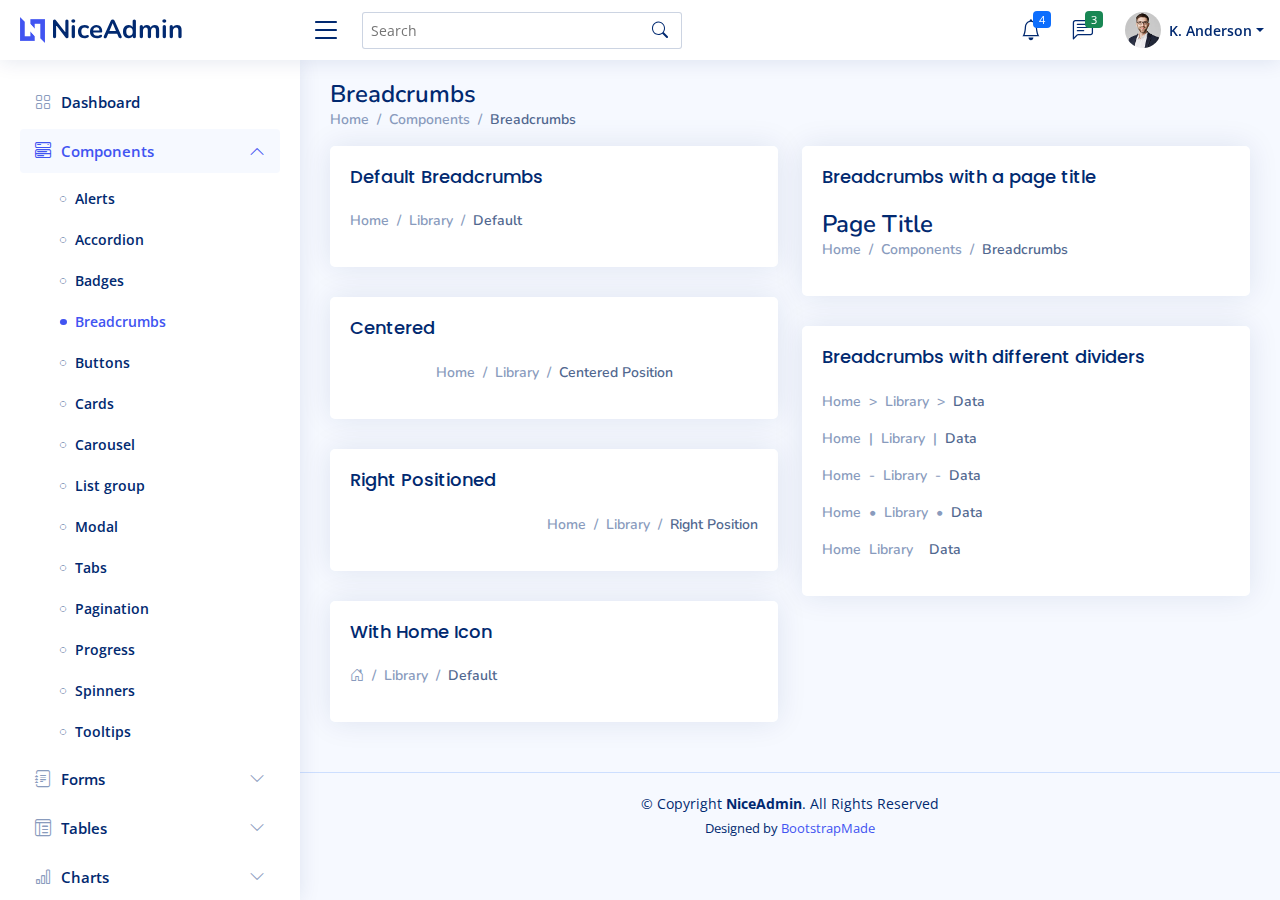
<file: NiceAdmin/components-breadcrumbs.html>
<!DOCTYPE html>
<html lang="en">

<head>
  <meta charset="utf-8">
  <meta content="width=device-width, initial-scale=1.0" name="viewport">

  <title>Components / Breadcrumbs - NiceAdmin Bootstrap Template</title>
  <meta content="" name="description">
  <meta content="" name="keywords">

  <!-- Favicons -->
  <link href="assets/img/favicon.png" rel="icon">
  <link href="assets/img/apple-touch-icon.png" rel="apple-touch-icon">

  <!-- Google Fonts -->
  <link href="https://fonts.gstatic.com" rel="preconnect">
  <link href="https://fonts.googleapis.com/css?family=Open+Sans:300,300i,400,400i,600,600i,700,700i|Nunito:300,300i,400,400i,600,600i,700,700i|Poppins:300,300i,400,400i,500,500i,600,600i,700,700i" rel="stylesheet">

  <!-- Vendor CSS Files -->
  <link href="assets/vendor/bootstrap/css/bootstrap.min.css" rel="stylesheet">
  <link href="assets/vendor/bootstrap-icons/bootstrap-icons.css" rel="stylesheet">
  <link href="assets/vendor/remixicon/remixicon.css" rel="stylesheet">
  <link href="assets/vendor/boxicons/css/boxicons.min.css" rel="stylesheet">
  <link href="assets/vendor/quill/quill.snow.css" rel="stylesheet">
  <link href="assets/vendor/quill/quill.bubble.css" rel="stylesheet">
  <link href="assets/vendor/simple-datatables/style.css" rel="stylesheet">

  <!-- Template Main CSS File -->
  <link href="assets/css/style.css" rel="stylesheet">

  <!-- =======================================================
  * Template Name: NiceAdmin - v2.1.0
  * Template URL: https://bootstrapmade.com/nice-admin-bootstrap-admin-html-template/
  * Author: BootstrapMade.com
  * License: https://bootstrapmade.com/license/
  ======================================================== -->
</head>

<body>

  <!-- ======= Header ======= -->
  <header id="header" class="header fixed-top d-flex align-items-center">

    <div class="d-flex align-items-center justify-content-between">
      <a href="index.html" class="logo d-flex align-items-center">
        <img src="assets/img/logo.png" alt="">
        <span class="d-none d-lg-block">NiceAdmin</span>
      </a>
      <i class="bi bi-list toggle-sidebar-btn"></i>
    </div><!-- End Logo -->

    <div class="search-bar">
      <form class="search-form d-flex align-items-center" method="POST" action="#">
        <input type="text" name="query" placeholder="Search" title="Enter search keyword">
        <button type="submit" title="Search"><i class="bi bi-search"></i></button>
      </form>
    </div><!-- End Search Bar -->

    <nav class="header-nav ms-auto">
      <ul class="d-flex align-items-center">

        <li class="nav-item d-block d-lg-none">
          <a class="nav-link nav-icon search-bar-toggle " href="#">
            <i class="bi bi-search"></i>
          </a>
        </li><!-- End Search Icon-->

        <li class="nav-item dropdown">

          <a class="nav-link nav-icon" href="#" data-bs-toggle="dropdown">
            <i class="bi bi-bell"></i>
            <span class="badge bg-primary badge-number">4</span>
          </a><!-- End Notification Icon -->

          <ul class="dropdown-menu dropdown-menu-end dropdown-menu-arrow notifications">
            <li class="dropdown-header">
              You have 4 new notifications
              <a href="#"><span class="badge rounded-pill bg-primary p-2 ms-2">View all</span></a>
            </li>
            <li>
              <hr class="dropdown-divider">
            </li>

            <li class="notification-item">
              <i class="bi bi-exclamation-circle text-warning"></i>
              <div>
                <h4>Lorem Ipsum</h4>
                <p>Quae dolorem earum veritatis oditseno</p>
                <p>30 min. ago</p>
              </div>
            </li>

            <li>
              <hr class="dropdown-divider">
            </li>

            <li class="notification-item">
              <i class="bi bi-x-circle text-danger"></i>
              <div>
                <h4>Atque rerum nesciunt</h4>
                <p>Quae dolorem earum veritatis oditseno</p>
                <p>1 hr. ago</p>
              </div>
            </li>

            <li>
              <hr class="dropdown-divider">
            </li>

            <li class="notification-item">
              <i class="bi bi-check-circle text-success"></i>
              <div>
                <h4>Sit rerum fuga</h4>
                <p>Quae dolorem earum veritatis oditseno</p>
                <p>2 hrs. ago</p>
              </div>
            </li>

            <li>
              <hr class="dropdown-divider">
            </li>

            <li class="notification-item">
              <i class="bi bi-info-circle text-primary"></i>
              <div>
                <h4>Dicta reprehenderit</h4>
                <p>Quae dolorem earum veritatis oditseno</p>
                <p>4 hrs. ago</p>
              </div>
            </li>

            <li>
              <hr class="dropdown-divider">
            </li>
            <li class="dropdown-footer">
              <a href="#">Show all notifications</a>
            </li>

          </ul><!-- End Notification Dropdown Items -->

        </li><!-- End Notification Nav -->

        <li class="nav-item dropdown">

          <a class="nav-link nav-icon" href="#" data-bs-toggle="dropdown">
            <i class="bi bi-chat-left-text"></i>
            <span class="badge bg-success badge-number">3</span>
          </a><!-- End Messages Icon -->

          <ul class="dropdown-menu dropdown-menu-end dropdown-menu-arrow messages">
            <li class="dropdown-header">
              You have 3 new messages
              <a href="#"><span class="badge rounded-pill bg-primary p-2 ms-2">View all</span></a>
            </li>
            <li>
              <hr class="dropdown-divider">
            </li>

            <li class="message-item">
              <a href="#">
                <img src="assets/img/messages-1.jpg" alt="" class="rounded-circle">
                <div>
                  <h4>Maria Hudson</h4>
                  <p>Velit asperiores et ducimus soluta repudiandae labore officia est ut...</p>
                  <p>4 hrs. ago</p>
                </div>
              </a>
            </li>
            <li>
              <hr class="dropdown-divider">
            </li>

            <li class="message-item">
              <a href="#">
                <img src="assets/img/messages-2.jpg" alt="" class="rounded-circle">
                <div>
                  <h4>Anna Nelson</h4>
                  <p>Velit asperiores et ducimus soluta repudiandae labore officia est ut...</p>
                  <p>6 hrs. ago</p>
                </div>
              </a>
            </li>
            <li>
              <hr class="dropdown-divider">
            </li>

            <li class="message-item">
              <a href="#">
                <img src="assets/img/messages-3.jpg" alt="" class="rounded-circle">
                <div>
                  <h4>David Muldon</h4>
                  <p>Velit asperiores et ducimus soluta repudiandae labore officia est ut...</p>
                  <p>8 hrs. ago</p>
                </div>
              </a>
            </li>
            <li>
              <hr class="dropdown-divider">
            </li>

            <li class="dropdown-footer">
              <a href="#">Show all messages</a>
            </li>

          </ul><!-- End Messages Dropdown Items -->

        </li><!-- End Messages Nav -->

        <li class="nav-item dropdown pe-3">

          <a class="nav-link nav-profile d-flex align-items-center pe-0" href="#" data-bs-toggle="dropdown">
            <img src="assets/img/profile-img.jpg" alt="Profile" class="rounded-circle">
            <span class="d-none d-md-block dropdown-toggle ps-2">K. Anderson</span>
          </a><!-- End Profile Iamge Icon -->

          <ul class="dropdown-menu dropdown-menu-end dropdown-menu-arrow profile">
            <li class="dropdown-header">
              <h6>Kevin Anderson</h6>
              <span>Web Designer</span>
            </li>
            <li>
              <hr class="dropdown-divider">
            </li>

            <li>
              <a class="dropdown-item d-flex align-items-center" href="users-profile.html">
                <i class="bi bi-person"></i>
                <span>My Profile</span>
              </a>
            </li>
            <li>
              <hr class="dropdown-divider">
            </li>

            <li>
              <a class="dropdown-item d-flex align-items-center" href="users-profile.html">
                <i class="bi bi-gear"></i>
                <span>Account Settings</span>
              </a>
            </li>
            <li>
              <hr class="dropdown-divider">
            </li>

            <li>
              <a class="dropdown-item d-flex align-items-center" href="pages-faq.html">
                <i class="bi bi-question-circle"></i>
                <span>Need Help?</span>
              </a>
            </li>
            <li>
              <hr class="dropdown-divider">
            </li>

            <li>
              <a class="dropdown-item d-flex align-items-center" href="#">
                <i class="bi bi-box-arrow-right"></i>
                <span>Sign Out</span>
              </a>
            </li>

          </ul><!-- End Profile Dropdown Items -->
        </li><!-- End Profile Nav -->

      </ul>
    </nav><!-- End Icons Navigation -->

  </header><!-- End Header -->

  <!-- ======= Sidebar ======= -->
  <aside id="sidebar" class="sidebar">

    <ul class="sidebar-nav" id="sidebar-nav">

      <li class="nav-item">
        <a class="nav-link collapsed" href="index.html">
          <i class="bi bi-grid"></i>
          <span>Dashboard</span>
        </a>
      </li><!-- End Dashboard Nav -->

      <li class="nav-item">
        <a class="nav-link " data-bs-target="#components-nav" data-bs-toggle="collapse" href="#">
          <i class="bi bi-menu-button-wide"></i><span>Components</span><i class="bi bi-chevron-down ms-auto"></i>
        </a>
        <ul id="components-nav" class="nav-content collapse show" data-bs-parent="#sidebar-nav">
          <li>
            <a href="components-alerts.html">
              <i class="bi bi-circle"></i><span>Alerts</span>
            </a>
          </li>
          <li>
            <a href="components-accordion.html">
              <i class="bi bi-circle"></i><span>Accordion</span>
            </a>
          </li>
          <li>
            <a href="components-badges.html">
              <i class="bi bi-circle"></i><span>Badges</span>
            </a>
          </li>
          <li>
            <a href="components-breadcrumbs.html" class="active">
              <i class="bi bi-circle"></i><span>Breadcrumbs</span>
            </a>
          </li>
          <li>
            <a href="components-buttons.html">
              <i class="bi bi-circle"></i><span>Buttons</span>
            </a>
          </li>
          <li>
            <a href="components-cards.html">
              <i class="bi bi-circle"></i><span>Cards</span>
            </a>
          </li>
          <li>
            <a href="components-carousel.html">
              <i class="bi bi-circle"></i><span>Carousel</span>
            </a>
          </li>
          <li>
            <a href="components-list-group.html">
              <i class="bi bi-circle"></i><span>List group</span>
            </a>
          </li>
          <li>
            <a href="components-modal.html">
              <i class="bi bi-circle"></i><span>Modal</span>
            </a>
          </li>
          <li>
            <a href="components-tabs.html">
              <i class="bi bi-circle"></i><span>Tabs</span>
            </a>
          </li>
          <li>
            <a href="components-pagination.html">
              <i class="bi bi-circle"></i><span>Pagination</span>
            </a>
          </li>
          <li>
            <a href="components-progress.html">
              <i class="bi bi-circle"></i><span>Progress</span>
            </a>
          </li>
          <li>
            <a href="components-spinners.html">
              <i class="bi bi-circle"></i><span>Spinners</span>
            </a>
          </li>
          <li>
            <a href="components-tooltips.html">
              <i class="bi bi-circle"></i><span>Tooltips</span>
            </a>
          </li>
        </ul>
      </li><!-- End Components Nav -->

      <li class="nav-item">
        <a class="nav-link collapsed" data-bs-target="#forms-nav" data-bs-toggle="collapse" href="#">
          <i class="bi bi-journal-text"></i><span>Forms</span><i class="bi bi-chevron-down ms-auto"></i>
        </a>
        <ul id="forms-nav" class="nav-content collapse " data-bs-parent="#sidebar-nav">
          <li>
            <a href="forms-elements.html">
              <i class="bi bi-circle"></i><span>Form Elements</span>
            </a>
          </li>
          <li>
            <a href="forms-layouts.html">
              <i class="bi bi-circle"></i><span>Form Layouts</span>
            </a>
          </li>
          <li>
            <a href="forms-editors.html">
              <i class="bi bi-circle"></i><span>Form Editors</span>
            </a>
          </li>
          <li>
            <a href="forms-validation.html">
              <i class="bi bi-circle"></i><span>Form Validation</span>
            </a>
          </li>
        </ul>
      </li><!-- End Forms Nav -->

      <li class="nav-item">
        <a class="nav-link collapsed" data-bs-target="#tables-nav" data-bs-toggle="collapse" href="#">
          <i class="bi bi-layout-text-window-reverse"></i><span>Tables</span><i class="bi bi-chevron-down ms-auto"></i>
        </a>
        <ul id="tables-nav" class="nav-content collapse " data-bs-parent="#sidebar-nav">
          <li>
            <a href="tables-general.html">
              <i class="bi bi-circle"></i><span>General Tables</span>
            </a>
          </li>
          <li>
            <a href="tables-data.html">
              <i class="bi bi-circle"></i><span>Data Tables</span>
            </a>
          </li>
        </ul>
      </li><!-- End Tables Nav -->

      <li class="nav-item">
        <a class="nav-link collapsed" data-bs-target="#charts-nav" data-bs-toggle="collapse" href="#">
          <i class="bi bi-bar-chart"></i><span>Charts</span><i class="bi bi-chevron-down ms-auto"></i>
        </a>
        <ul id="charts-nav" class="nav-content collapse " data-bs-parent="#sidebar-nav">
          <li>
            <a href="charts-chartjs.html">
              <i class="bi bi-circle"></i><span>Chart.js</span>
            </a>
          </li>
          <li>
            <a href="charts-apexcharts.html">
              <i class="bi bi-circle"></i><span>ApexCharts</span>
            </a>
          </li>
          <li>
            <a href="charts-echarts.html">
              <i class="bi bi-circle"></i><span>ECharts</span>
            </a>
          </li>
        </ul>
      </li><!-- End Charts Nav -->

      <li class="nav-item">
        <a class="nav-link collapsed" data-bs-target="#icons-nav" data-bs-toggle="collapse" href="#">
          <i class="bi bi-gem"></i><span>Icons</span><i class="bi bi-chevron-down ms-auto"></i>
        </a>
        <ul id="icons-nav" class="nav-content collapse " data-bs-parent="#sidebar-nav">
          <li>
            <a href="icons-bootstrap.html">
              <i class="bi bi-circle"></i><span>Bootstrap Icons</span>
            </a>
          </li>
          <li>
            <a href="icons-remix.html">
              <i class="bi bi-circle"></i><span>Remix Icons</span>
            </a>
          </li>
          <li>
            <a href="icons-boxicons.html">
              <i class="bi bi-circle"></i><span>Boxicons</span>
            </a>
          </li>
        </ul>
      </li><!-- End Icons Nav -->

      <li class="nav-heading">Pages</li>

      <li class="nav-item">
        <a class="nav-link collapsed" href="users-profile.html">
          <i class="bi bi-person"></i>
          <span>Profile</span>
        </a>
      </li><!-- End Profile Page Nav -->

      <li class="nav-item">
        <a class="nav-link collapsed" href="pages-faq.html">
          <i class="bi bi-question-circle"></i>
          <span>F.A.Q</span>
        </a>
      </li><!-- End F.A.Q Page Nav -->

      <li class="nav-item">
        <a class="nav-link collapsed" href="pages-contact.html">
          <i class="bi bi-envelope"></i>
          <span>Contact</span>
        </a>
      </li><!-- End Contact Page Nav -->

      <li class="nav-item">
        <a class="nav-link collapsed" href="pages-register.html">
          <i class="bi bi-card-list"></i>
          <span>Register</span>
        </a>
      </li><!-- End Register Page Nav -->

      <li class="nav-item">
        <a class="nav-link collapsed" href="pages-login.html">
          <i class="bi bi-box-arrow-in-right"></i>
          <span>Login</span>
        </a>
      </li><!-- End Login Page Nav -->

      <li class="nav-item">
        <a class="nav-link collapsed" href="pages-error-404.html">
          <i class="bi bi-dash-circle"></i>
          <span>Error 404</span>
        </a>
      </li><!-- End Error 404 Page Nav -->

      <li class="nav-item">
        <a class="nav-link collapsed" href="pages-blank.html">
          <i class="bi bi-file-earmark"></i>
          <span>Blank</span>
        </a>
      </li><!-- End Blank Page Nav -->

    </ul>

  </aside><!-- End Sidebar-->

  <main id="main" class="main">

    <div class="pagetitle">
      <h1>Breadcrumbs</h1>
      <nav>
        <ol class="breadcrumb">
          <li class="breadcrumb-item"><a href="index.html">Home</a></li>
          <li class="breadcrumb-item">Components</li>
          <li class="breadcrumb-item active">Breadcrumbs</li>
        </ol>
      </nav>
    </div><!-- End Page Title -->

    <section class="section">
      <div class="row">
        <div class="col-lg-6">

          <div class="card">
            <div class="card-body">
              <h5 class="card-title">Default Breadcrumbs</h5>

              <nav>
                <ol class="breadcrumb">
                  <li class="breadcrumb-item"><a href="index.html">Home</a></li>
                  <li class="breadcrumb-item"><a href="#">Library</a></li>
                  <li class="breadcrumb-item active">Default</li>
                </ol>
              </nav>
            </div>
          </div>

          <div class="card">
            <div class="card-body">
              <h5 class="card-title">Centered</h5>

              <nav class="d-flex justify-content-center">
                <ol class="breadcrumb">
                  <li class="breadcrumb-item"><a href="index.html">Home</a></li>
                  <li class="breadcrumb-item"><a href="#">Library</a></li>
                  <li class="breadcrumb-item active">Centered Position</li>
                </ol>
              </nav>
            </div>
          </div>

          <div class="card">
            <div class="card-body">
              <h5 class="card-title">Right Positioned</h5>

              <nav class="d-flex justify-content-end">
                <ol class="breadcrumb">
                  <li class="breadcrumb-item"><a href="index.html">Home</a></li>
                  <li class="breadcrumb-item"><a href="#">Library</a></li>
                  <li class="breadcrumb-item active">Right Position</li>
                </ol>
              </nav>
            </div>
          </div>

          <div class="card">
            <div class="card-body">
              <h5 class="card-title">With Home Icon</h5>

              <nav>
                <ol class="breadcrumb">
                  <li class="breadcrumb-item"><a href="index.html"><i class="bi bi-house-door"></i></a></li>
                  <li class="breadcrumb-item"><a href="#">Library</a></li>
                  <li class="breadcrumb-item active">Default</li>
                </ol>
              </nav>
            </div>
          </div>

        </div>

        <div class="col-lg-6">

          <div class="card">
            <div class="card-body">
              <h5 class="card-title">Breadcrumbs with a page title</h5>

              <div class="pagetitle">
                <h1>Page Title</h1>
                <nav>
                  <ol class="breadcrumb">
                    <li class="breadcrumb-item"><a href="index.html">Home</a></li>
                    <li class="breadcrumb-item">Components</li>
                    <li class="breadcrumb-item active">Breadcrumbs</li>
                  </ol>
                </nav>
              </div><!-- End Breadcrumbs with a page title -->

            </div>
          </div>

          <div class="card">
            <div class="card-body">
              <h5 class="card-title">Breadcrumbs with different dividers</h5>

              <nav style="--bs-breadcrumb-divider: '>';">
                <ol class="breadcrumb">
                  <li class="breadcrumb-item"><a href="index.html">Home</a></li>
                  <li class="breadcrumb-item"><a href="#">Library</a></li>
                  <li class="breadcrumb-item active">Data</li>
                </ol>
              </nav>

              <nav style="--bs-breadcrumb-divider: '|';">
                <ol class="breadcrumb">
                  <li class="breadcrumb-item"><a href="index.html">Home</a></li>
                  <li class="breadcrumb-item"><a href="#">Library</a></li>
                  <li class="breadcrumb-item active">Data</li>
                </ol>
              </nav>

              <nav style="--bs-breadcrumb-divider: '-';">
                <ol class="breadcrumb">
                  <li class="breadcrumb-item"><a href="index.html">Home</a></li>
                  <li class="breadcrumb-item"><a href="#">Library</a></li>
                  <li class="breadcrumb-item active">Data</li>
                </ol>
              </nav>

              <nav style="--bs-breadcrumb-divider: '•';">
                <ol class="breadcrumb">
                  <li class="breadcrumb-item"><a href="index.html">Home</a></li>
                  <li class="breadcrumb-item"><a href="#">Library</a></li>
                  <li class="breadcrumb-item active">Data</li>
                </ol>
              </nav>

              <nav style="--bs-breadcrumb-divider: '';">
                <ol class="breadcrumb">
                  <li class="breadcrumb-item"><a href="index.html">Home</a></li>
                  <li class="breadcrumb-item"><a href="#">Library</a></li>
                  <li class="breadcrumb-item active">Data</li>
                </ol>
              </nav>

            </div>
          </div>

        </div>
      </div>
    </section>

  </main><!-- End #main -->

  <!-- ======= Footer ======= -->
  <footer id="footer" class="footer">
    <div class="copyright">
      &copy; Copyright <strong><span>NiceAdmin</span></strong>. All Rights Reserved
    </div>
    <div class="credits">
      <!-- All the links in the footer should remain intact. -->
      <!-- You can delete the links only if you purchased the pro version. -->
      <!-- Licensing information: https://bootstrapmade.com/license/ -->
      <!-- Purchase the pro version with working PHP/AJAX contact form: https://bootstrapmade.com/nice-admin-bootstrap-admin-html-template/ -->
      Designed by <a href="https://bootstrapmade.com/">BootstrapMade</a>
    </div>
  </footer><!-- End Footer -->

  <a href="#" class="back-to-top d-flex align-items-center justify-content-center"><i class="bi bi-arrow-up-short"></i></a>

  <!-- Vendor JS Files -->
  <script src="assets/vendor/bootstrap/js/bootstrap.bundle.js"></script>
  <script src="assets/vendor/php-email-form/validate.js"></script>
  <script src="assets/vendor/quill/quill.min.js"></script>
  <script src="assets/vendor/tinymce/tinymce.min.js"></script>
  <script src="assets/vendor/simple-datatables/simple-datatables.js"></script>
  <script src="assets/vendor/chart.js/chart.min.js"></script>
  <script src="assets/vendor/apexcharts/apexcharts.min.js"></script>
  <script src="assets/vendor/echarts/echarts.min.js"></script>

  <!-- Template Main JS File -->
  <script src="assets/js/main.js"></script>

</body>

</html>
</file>
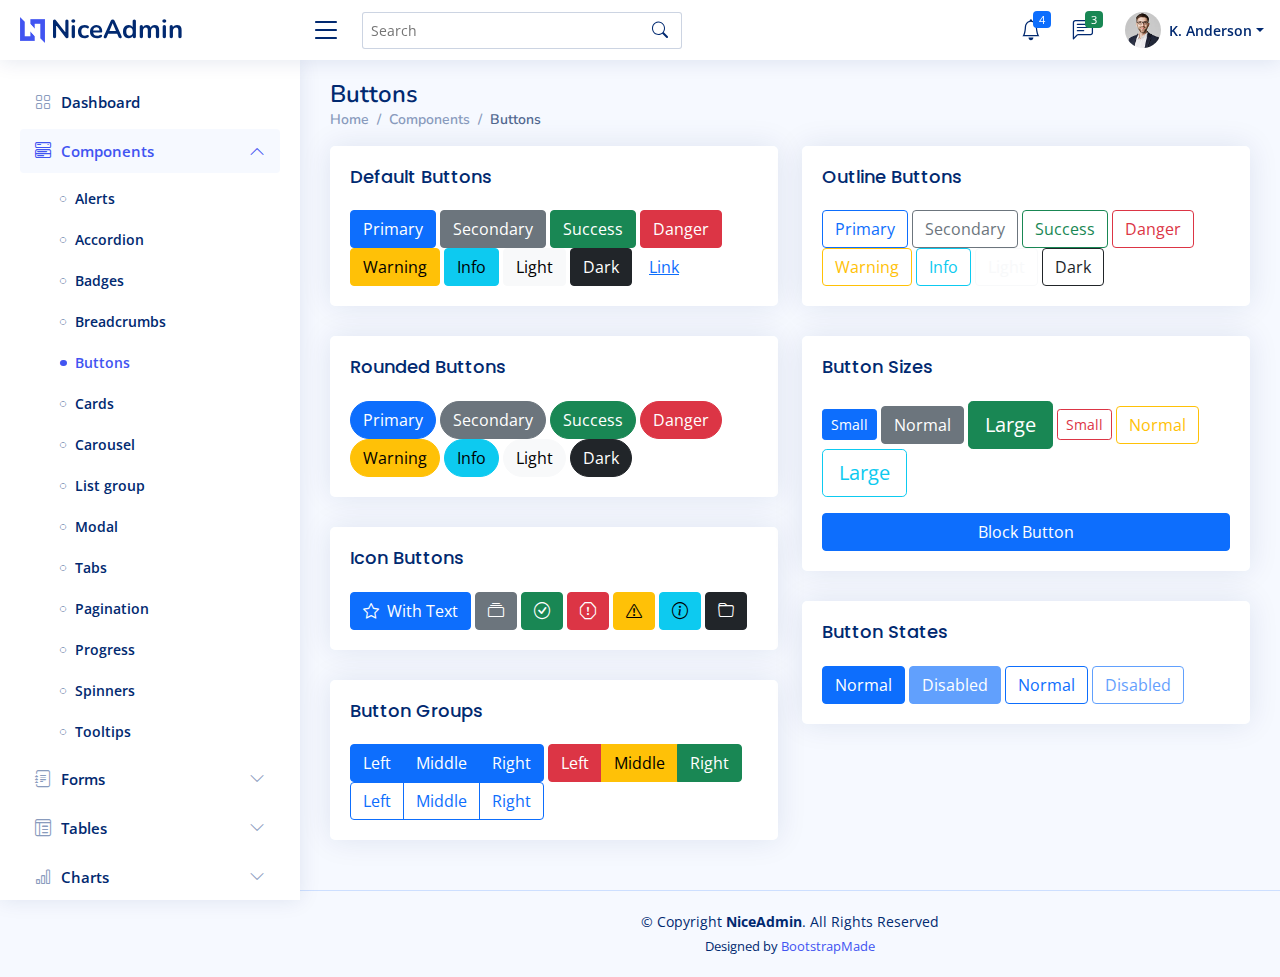
<file: NiceAdmin/components-buttons.html>
<!DOCTYPE html>
<html lang="en">

<head>
  <meta charset="utf-8">
  <meta content="width=device-width, initial-scale=1.0" name="viewport">

  <title>Components / Buttons - NiceAdmin Bootstrap Template</title>
  <meta content="" name="description">
  <meta content="" name="keywords">

  <!-- Favicons -->
  <link href="assets/img/favicon.png" rel="icon">
  <link href="assets/img/apple-touch-icon.png" rel="apple-touch-icon">

  <!-- Google Fonts -->
  <link href="https://fonts.gstatic.com" rel="preconnect">
  <link href="https://fonts.googleapis.com/css?family=Open+Sans:300,300i,400,400i,600,600i,700,700i|Nunito:300,300i,400,400i,600,600i,700,700i|Poppins:300,300i,400,400i,500,500i,600,600i,700,700i" rel="stylesheet">

  <!-- Vendor CSS Files -->
  <link href="assets/vendor/bootstrap/css/bootstrap.min.css" rel="stylesheet">
  <link href="assets/vendor/bootstrap-icons/bootstrap-icons.css" rel="stylesheet">
  <link href="assets/vendor/remixicon/remixicon.css" rel="stylesheet">
  <link href="assets/vendor/boxicons/css/boxicons.min.css" rel="stylesheet">
  <link href="assets/vendor/quill/quill.snow.css" rel="stylesheet">
  <link href="assets/vendor/quill/quill.bubble.css" rel="stylesheet">
  <link href="assets/vendor/simple-datatables/style.css" rel="stylesheet">

  <!-- Template Main CSS File -->
  <link href="assets/css/style.css" rel="stylesheet">

  <!-- =======================================================
  * Template Name: NiceAdmin - v2.1.0
  * Template URL: https://bootstrapmade.com/nice-admin-bootstrap-admin-html-template/
  * Author: BootstrapMade.com
  * License: https://bootstrapmade.com/license/
  ======================================================== -->
</head>

<body>

  <!-- ======= Header ======= -->
  <header id="header" class="header fixed-top d-flex align-items-center">

    <div class="d-flex align-items-center justify-content-between">
      <a href="index.html" class="logo d-flex align-items-center">
        <img src="assets/img/logo.png" alt="">
        <span class="d-none d-lg-block">NiceAdmin</span>
      </a>
      <i class="bi bi-list toggle-sidebar-btn"></i>
    </div><!-- End Logo -->

    <div class="search-bar">
      <form class="search-form d-flex align-items-center" method="POST" action="#">
        <input type="text" name="query" placeholder="Search" title="Enter search keyword">
        <button type="submit" title="Search"><i class="bi bi-search"></i></button>
      </form>
    </div><!-- End Search Bar -->

    <nav class="header-nav ms-auto">
      <ul class="d-flex align-items-center">

        <li class="nav-item d-block d-lg-none">
          <a class="nav-link nav-icon search-bar-toggle " href="#">
            <i class="bi bi-search"></i>
          </a>
        </li><!-- End Search Icon-->

        <li class="nav-item dropdown">

          <a class="nav-link nav-icon" href="#" data-bs-toggle="dropdown">
            <i class="bi bi-bell"></i>
            <span class="badge bg-primary badge-number">4</span>
          </a><!-- End Notification Icon -->

          <ul class="dropdown-menu dropdown-menu-end dropdown-menu-arrow notifications">
            <li class="dropdown-header">
              You have 4 new notifications
              <a href="#"><span class="badge rounded-pill bg-primary p-2 ms-2">View all</span></a>
            </li>
            <li>
              <hr class="dropdown-divider">
            </li>

            <li class="notification-item">
              <i class="bi bi-exclamation-circle text-warning"></i>
              <div>
                <h4>Lorem Ipsum</h4>
                <p>Quae dolorem earum veritatis oditseno</p>
                <p>30 min. ago</p>
              </div>
            </li>

            <li>
              <hr class="dropdown-divider">
            </li>

            <li class="notification-item">
              <i class="bi bi-x-circle text-danger"></i>
              <div>
                <h4>Atque rerum nesciunt</h4>
                <p>Quae dolorem earum veritatis oditseno</p>
                <p>1 hr. ago</p>
              </div>
            </li>

            <li>
              <hr class="dropdown-divider">
            </li>

            <li class="notification-item">
              <i class="bi bi-check-circle text-success"></i>
              <div>
                <h4>Sit rerum fuga</h4>
                <p>Quae dolorem earum veritatis oditseno</p>
                <p>2 hrs. ago</p>
              </div>
            </li>

            <li>
              <hr class="dropdown-divider">
            </li>

            <li class="notification-item">
              <i class="bi bi-info-circle text-primary"></i>
              <div>
                <h4>Dicta reprehenderit</h4>
                <p>Quae dolorem earum veritatis oditseno</p>
                <p>4 hrs. ago</p>
              </div>
            </li>

            <li>
              <hr class="dropdown-divider">
            </li>
            <li class="dropdown-footer">
              <a href="#">Show all notifications</a>
            </li>

          </ul><!-- End Notification Dropdown Items -->

        </li><!-- End Notification Nav -->

        <li class="nav-item dropdown">

          <a class="nav-link nav-icon" href="#" data-bs-toggle="dropdown">
            <i class="bi bi-chat-left-text"></i>
            <span class="badge bg-success badge-number">3</span>
          </a><!-- End Messages Icon -->

          <ul class="dropdown-menu dropdown-menu-end dropdown-menu-arrow messages">
            <li class="dropdown-header">
              You have 3 new messages
              <a href="#"><span class="badge rounded-pill bg-primary p-2 ms-2">View all</span></a>
            </li>
            <li>
              <hr class="dropdown-divider">
            </li>

            <li class="message-item">
              <a href="#">
                <img src="assets/img/messages-1.jpg" alt="" class="rounded-circle">
                <div>
                  <h4>Maria Hudson</h4>
                  <p>Velit asperiores et ducimus soluta repudiandae labore officia est ut...</p>
                  <p>4 hrs. ago</p>
                </div>
              </a>
            </li>
            <li>
              <hr class="dropdown-divider">
            </li>

            <li class="message-item">
              <a href="#">
                <img src="assets/img/messages-2.jpg" alt="" class="rounded-circle">
                <div>
                  <h4>Anna Nelson</h4>
                  <p>Velit asperiores et ducimus soluta repudiandae labore officia est ut...</p>
                  <p>6 hrs. ago</p>
                </div>
              </a>
            </li>
            <li>
              <hr class="dropdown-divider">
            </li>

            <li class="message-item">
              <a href="#">
                <img src="assets/img/messages-3.jpg" alt="" class="rounded-circle">
                <div>
                  <h4>David Muldon</h4>
                  <p>Velit asperiores et ducimus soluta repudiandae labore officia est ut...</p>
                  <p>8 hrs. ago</p>
                </div>
              </a>
            </li>
            <li>
              <hr class="dropdown-divider">
            </li>

            <li class="dropdown-footer">
              <a href="#">Show all messages</a>
            </li>

          </ul><!-- End Messages Dropdown Items -->

        </li><!-- End Messages Nav -->

        <li class="nav-item dropdown pe-3">

          <a class="nav-link nav-profile d-flex align-items-center pe-0" href="#" data-bs-toggle="dropdown">
            <img src="assets/img/profile-img.jpg" alt="Profile" class="rounded-circle">
            <span class="d-none d-md-block dropdown-toggle ps-2">K. Anderson</span>
          </a><!-- End Profile Iamge Icon -->

          <ul class="dropdown-menu dropdown-menu-end dropdown-menu-arrow profile">
            <li class="dropdown-header">
              <h6>Kevin Anderson</h6>
              <span>Web Designer</span>
            </li>
            <li>
              <hr class="dropdown-divider">
            </li>

            <li>
              <a class="dropdown-item d-flex align-items-center" href="users-profile.html">
                <i class="bi bi-person"></i>
                <span>My Profile</span>
              </a>
            </li>
            <li>
              <hr class="dropdown-divider">
            </li>

            <li>
              <a class="dropdown-item d-flex align-items-center" href="users-profile.html">
                <i class="bi bi-gear"></i>
                <span>Account Settings</span>
              </a>
            </li>
            <li>
              <hr class="dropdown-divider">
            </li>

            <li>
              <a class="dropdown-item d-flex align-items-center" href="pages-faq.html">
                <i class="bi bi-question-circle"></i>
                <span>Need Help?</span>
              </a>
            </li>
            <li>
              <hr class="dropdown-divider">
            </li>

            <li>
              <a class="dropdown-item d-flex align-items-center" href="#">
                <i class="bi bi-box-arrow-right"></i>
                <span>Sign Out</span>
              </a>
            </li>

          </ul><!-- End Profile Dropdown Items -->
        </li><!-- End Profile Nav -->

      </ul>
    </nav><!-- End Icons Navigation -->

  </header><!-- End Header -->

  <!-- ======= Sidebar ======= -->
  <aside id="sidebar" class="sidebar">

    <ul class="sidebar-nav" id="sidebar-nav">

      <li class="nav-item">
        <a class="nav-link collapsed" href="index.html">
          <i class="bi bi-grid"></i>
          <span>Dashboard</span>
        </a>
      </li><!-- End Dashboard Nav -->

      <li class="nav-item">
        <a class="nav-link " data-bs-target="#components-nav" data-bs-toggle="collapse" href="#">
          <i class="bi bi-menu-button-wide"></i><span>Components</span><i class="bi bi-chevron-down ms-auto"></i>
        </a>
        <ul id="components-nav" class="nav-content collapse show" data-bs-parent="#sidebar-nav">
          <li>
            <a href="components-alerts.html">
              <i class="bi bi-circle"></i><span>Alerts</span>
            </a>
          </li>
          <li>
            <a href="components-accordion.html">
              <i class="bi bi-circle"></i><span>Accordion</span>
            </a>
          </li>
          <li>
            <a href="components-badges.html">
              <i class="bi bi-circle"></i><span>Badges</span>
            </a>
          </li>
          <li>
            <a href="components-breadcrumbs.html">
              <i class="bi bi-circle"></i><span>Breadcrumbs</span>
            </a>
          </li>
          <li>
            <a href="components-buttons.html" class="active">
              <i class="bi bi-circle"></i><span>Buttons</span>
            </a>
          </li>
          <li>
            <a href="components-cards.html">
              <i class="bi bi-circle"></i><span>Cards</span>
            </a>
          </li>
          <li>
            <a href="components-carousel.html">
              <i class="bi bi-circle"></i><span>Carousel</span>
            </a>
          </li>
          <li>
            <a href="components-list-group.html">
              <i class="bi bi-circle"></i><span>List group</span>
            </a>
          </li>
          <li>
            <a href="components-modal.html">
              <i class="bi bi-circle"></i><span>Modal</span>
            </a>
          </li>
          <li>
            <a href="components-tabs.html">
              <i class="bi bi-circle"></i><span>Tabs</span>
            </a>
          </li>
          <li>
            <a href="components-pagination.html">
              <i class="bi bi-circle"></i><span>Pagination</span>
            </a>
          </li>
          <li>
            <a href="components-progress.html">
              <i class="bi bi-circle"></i><span>Progress</span>
            </a>
          </li>
          <li>
            <a href="components-spinners.html">
              <i class="bi bi-circle"></i><span>Spinners</span>
            </a>
          </li>
          <li>
            <a href="components-tooltips.html">
              <i class="bi bi-circle"></i><span>Tooltips</span>
            </a>
          </li>
        </ul>
      </li><!-- End Components Nav -->

      <li class="nav-item">
        <a class="nav-link collapsed" data-bs-target="#forms-nav" data-bs-toggle="collapse" href="#">
          <i class="bi bi-journal-text"></i><span>Forms</span><i class="bi bi-chevron-down ms-auto"></i>
        </a>
        <ul id="forms-nav" class="nav-content collapse " data-bs-parent="#sidebar-nav">
          <li>
            <a href="forms-elements.html">
              <i class="bi bi-circle"></i><span>Form Elements</span>
            </a>
          </li>
          <li>
            <a href="forms-layouts.html">
              <i class="bi bi-circle"></i><span>Form Layouts</span>
            </a>
          </li>
          <li>
            <a href="forms-editors.html">
              <i class="bi bi-circle"></i><span>Form Editors</span>
            </a>
          </li>
          <li>
            <a href="forms-validation.html">
              <i class="bi bi-circle"></i><span>Form Validation</span>
            </a>
          </li>
        </ul>
      </li><!-- End Forms Nav -->

      <li class="nav-item">
        <a class="nav-link collapsed" data-bs-target="#tables-nav" data-bs-toggle="collapse" href="#">
          <i class="bi bi-layout-text-window-reverse"></i><span>Tables</span><i class="bi bi-chevron-down ms-auto"></i>
        </a>
        <ul id="tables-nav" class="nav-content collapse " data-bs-parent="#sidebar-nav">
          <li>
            <a href="tables-general.html">
              <i class="bi bi-circle"></i><span>General Tables</span>
            </a>
          </li>
          <li>
            <a href="tables-data.html">
              <i class="bi bi-circle"></i><span>Data Tables</span>
            </a>
          </li>
        </ul>
      </li><!-- End Tables Nav -->

      <li class="nav-item">
        <a class="nav-link collapsed" data-bs-target="#charts-nav" data-bs-toggle="collapse" href="#">
          <i class="bi bi-bar-chart"></i><span>Charts</span><i class="bi bi-chevron-down ms-auto"></i>
        </a>
        <ul id="charts-nav" class="nav-content collapse " data-bs-parent="#sidebar-nav">
          <li>
            <a href="charts-chartjs.html">
              <i class="bi bi-circle"></i><span>Chart.js</span>
            </a>
          </li>
          <li>
            <a href="charts-apexcharts.html">
              <i class="bi bi-circle"></i><span>ApexCharts</span>
            </a>
          </li>
          <li>
            <a href="charts-echarts.html">
              <i class="bi bi-circle"></i><span>ECharts</span>
            </a>
          </li>
        </ul>
      </li><!-- End Charts Nav -->

      <li class="nav-item">
        <a class="nav-link collapsed" data-bs-target="#icons-nav" data-bs-toggle="collapse" href="#">
          <i class="bi bi-gem"></i><span>Icons</span><i class="bi bi-chevron-down ms-auto"></i>
        </a>
        <ul id="icons-nav" class="nav-content collapse " data-bs-parent="#sidebar-nav">
          <li>
            <a href="icons-bootstrap.html">
              <i class="bi bi-circle"></i><span>Bootstrap Icons</span>
            </a>
          </li>
          <li>
            <a href="icons-remix.html">
              <i class="bi bi-circle"></i><span>Remix Icons</span>
            </a>
          </li>
          <li>
            <a href="icons-boxicons.html">
              <i class="bi bi-circle"></i><span>Boxicons</span>
            </a>
          </li>
        </ul>
      </li><!-- End Icons Nav -->

      <li class="nav-heading">Pages</li>

      <li class="nav-item">
        <a class="nav-link collapsed" href="users-profile.html">
          <i class="bi bi-person"></i>
          <span>Profile</span>
        </a>
      </li><!-- End Profile Page Nav -->

      <li class="nav-item">
        <a class="nav-link collapsed" href="pages-faq.html">
          <i class="bi bi-question-circle"></i>
          <span>F.A.Q</span>
        </a>
      </li><!-- End F.A.Q Page Nav -->

      <li class="nav-item">
        <a class="nav-link collapsed" href="pages-contact.html">
          <i class="bi bi-envelope"></i>
          <span>Contact</span>
        </a>
      </li><!-- End Contact Page Nav -->

      <li class="nav-item">
        <a class="nav-link collapsed" href="pages-register.html">
          <i class="bi bi-card-list"></i>
          <span>Register</span>
        </a>
      </li><!-- End Register Page Nav -->

      <li class="nav-item">
        <a class="nav-link collapsed" href="pages-login.html">
          <i class="bi bi-box-arrow-in-right"></i>
          <span>Login</span>
        </a>
      </li><!-- End Login Page Nav -->

      <li class="nav-item">
        <a class="nav-link collapsed" href="pages-error-404.html">
          <i class="bi bi-dash-circle"></i>
          <span>Error 404</span>
        </a>
      </li><!-- End Error 404 Page Nav -->

      <li class="nav-item">
        <a class="nav-link collapsed" href="pages-blank.html">
          <i class="bi bi-file-earmark"></i>
          <span>Blank</span>
        </a>
      </li><!-- End Blank Page Nav -->

    </ul>

  </aside><!-- End Sidebar-->

  <main id="main" class="main">

    <div class="pagetitle">
      <h1>Buttons</h1>
      <nav>
        <ol class="breadcrumb">
          <li class="breadcrumb-item"><a href="index.html">Home</a></li>
          <li class="breadcrumb-item">Components</li>
          <li class="breadcrumb-item active">Buttons</li>
        </ol>
      </nav>
    </div><!-- End Page Title -->

    <section class="section">
      <div class="row">
        <div class="col-lg-6">

          <div class="card">
            <div class="card-body">
              <h5 class="card-title">Default Buttons</h5>

              <button type="button" class="btn btn-primary">Primary</button>
              <button type="button" class="btn btn-secondary">Secondary</button>
              <button type="button" class="btn btn-success">Success</button>
              <button type="button" class="btn btn-danger">Danger</button>
              <button type="button" class="btn btn-warning">Warning</button>
              <button type="button" class="btn btn-info">Info</button>
              <button type="button" class="btn btn-light">Light</button>
              <button type="button" class="btn btn-dark">Dark</button>
              <button type="button" class="btn btn-link">Link</button>
            </div>
          </div>

          <div class="card">
            <div class="card-body">
              <h5 class="card-title">Rounded Buttons</h5>

              <button type="button" class="btn btn-primary rounded-pill">Primary</button>
              <button type="button" class="btn btn-secondary rounded-pill">Secondary</button>
              <button type="button" class="btn btn-success rounded-pill">Success</button>
              <button type="button" class="btn btn-danger rounded-pill">Danger</button>
              <button type="button" class="btn btn-warning rounded-pill">Warning</button>
              <button type="button" class="btn btn-info rounded-pill">Info</button>
              <button type="button" class="btn btn-light rounded-pill">Light</button>
              <button type="button" class="btn btn-dark rounded-pill">Dark</button>
            </div>
          </div>

          <div class="card">
            <div class="card-body">
              <h5 class="card-title">Icon Buttons</h5>

              <button type="button" class="btn btn-primary"><i class="bi bi-star me-1"></i> With Text</button>
              <button type="button" class="btn btn-secondary"><i class="bi bi-collection"></i></button>
              <button type="button" class="btn btn-success"><i class="bi bi-check-circle"></i></button>
              <button type="button" class="btn btn-danger"><i class="bi bi-exclamation-octagon"></i></button>
              <button type="button" class="btn btn-warning"><i class="bi bi-exclamation-triangle"></i></button>
              <button type="button" class="btn btn-info"><i class="bi bi-info-circle"></i></button>
              <button type="button" class="btn btn-dark"><i class="bi bi-folder"></i></button>
            </div>
          </div>

          <div class="card">
            <div class="card-body">
              <h5 class="card-title">Button Groups</h5>

              <div class="btn-group" role="group" aria-label="Basic example">
                <button type="button" class="btn btn-primary">Left</button>
                <button type="button" class="btn btn-primary">Middle</button>
                <button type="button" class="btn btn-primary">Right</button>
              </div>

              <div class="btn-group" role="group" aria-label="Basic mixed styles example">
                <button type="button" class="btn btn-danger">Left</button>
                <button type="button" class="btn btn-warning">Middle</button>
                <button type="button" class="btn btn-success">Right</button>
              </div>

              <div class="btn-group" role="group" aria-label="Basic outlined example">
                <button type="button" class="btn btn-outline-primary">Left</button>
                <button type="button" class="btn btn-outline-primary">Middle</button>
                <button type="button" class="btn btn-outline-primary">Right</button>
              </div>

            </div>
          </div>

        </div>

        <div class="col-lg-6">

          <div class="card">
            <div class="card-body">
              <h5 class="card-title">Outline Buttons</h5>

              <button type="button" class="btn btn-outline-primary">Primary</button>
              <button type="button" class="btn btn-outline-secondary">Secondary</button>
              <button type="button" class="btn btn-outline-success">Success</button>
              <button type="button" class="btn btn-outline-danger">Danger</button>
              <button type="button" class="btn btn-outline-warning">Warning</button>
              <button type="button" class="btn btn-outline-info">Info</button>
              <button type="button" class="btn btn-outline-light">Light</button>
              <button type="button" class="btn btn-outline-dark">Dark</button>
            </div>
          </div>

          <div class="card">
            <div class="card-body">
              <h5 class="card-title">Button Sizes</h5>

              <button type="button" class="btn btn-primary btn-sm">Small</button>
              <button type="button" class="btn btn-secondary">Normal</button>
              <button type="button" class="btn btn-success btn-lg">Large</button>

              <button type="button" class="btn btn-outline-danger btn-sm">Small</button>
              <button type="button" class="btn btn-outline-warning">Normal</button>
              <button type="button" class="btn btn-outline-info btn-lg">Large</button>

              <div class="d-grid gap-2 mt-3">
                <button class="btn btn-primary" type="button">Block Button</button>
              </div>

            </div>
          </div>

          <div class="card">
            <div class="card-body">
              <h5 class="card-title">Button States</h5>

              <button type="button" class="btn btn-primary">Normal</button>
              <button type="button" class="btn btn-primary" disabled>Disabled</button>
              <button type="button" class="btn btn-outline-primary">Normal</button>
              <button type="button" class="btn btn-outline-primary" disabled>Disabled</button>
            </div>
          </div>

        </div>
      </div>
    </section>

  </main><!-- End #main -->

  <!-- ======= Footer ======= -->
  <footer id="footer" class="footer">
    <div class="copyright">
      &copy; Copyright <strong><span>NiceAdmin</span></strong>. All Rights Reserved
    </div>
    <div class="credits">
      <!-- All the links in the footer should remain intact. -->
      <!-- You can delete the links only if you purchased the pro version. -->
      <!-- Licensing information: https://bootstrapmade.com/license/ -->
      <!-- Purchase the pro version with working PHP/AJAX contact form: https://bootstrapmade.com/nice-admin-bootstrap-admin-html-template/ -->
      Designed by <a href="https://bootstrapmade.com/">BootstrapMade</a>
    </div>
  </footer><!-- End Footer -->

  <a href="#" class="back-to-top d-flex align-items-center justify-content-center"><i class="bi bi-arrow-up-short"></i></a>

  <!-- Vendor JS Files -->
  <script src="assets/vendor/bootstrap/js/bootstrap.bundle.js"></script>
  <script src="assets/vendor/php-email-form/validate.js"></script>
  <script src="assets/vendor/quill/quill.min.js"></script>
  <script src="assets/vendor/tinymce/tinymce.min.js"></script>
  <script src="assets/vendor/simple-datatables/simple-datatables.js"></script>
  <script src="assets/vendor/chart.js/chart.min.js"></script>
  <script src="assets/vendor/apexcharts/apexcharts.min.js"></script>
  <script src="assets/vendor/echarts/echarts.min.js"></script>

  <!-- Template Main JS File -->
  <script src="assets/js/main.js"></script>

</body>

</html>
</file>
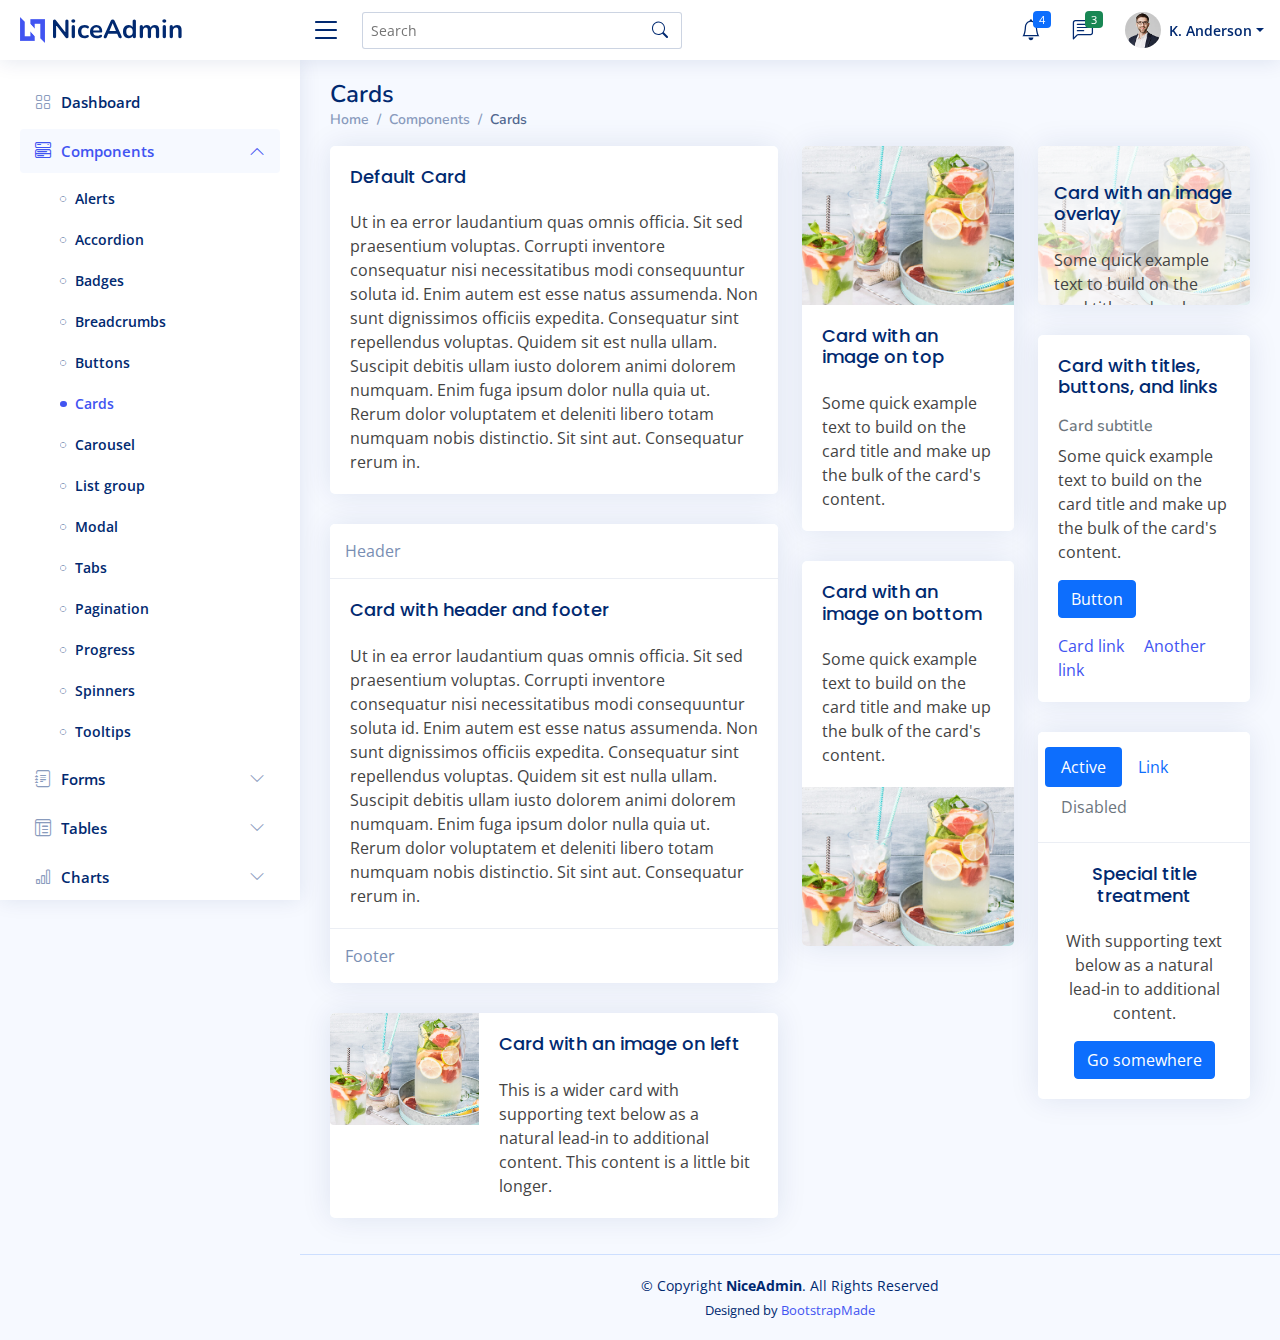
<file: NiceAdmin/components-cards.html>
<!DOCTYPE html>
<html lang="en">

<head>
  <meta charset="utf-8">
  <meta content="width=device-width, initial-scale=1.0" name="viewport">

  <title>Components / Cards - NiceAdmin Bootstrap Template</title>
  <meta content="" name="description">
  <meta content="" name="keywords">

  <!-- Favicons -->
  <link href="assets/img/favicon.png" rel="icon">
  <link href="assets/img/apple-touch-icon.png" rel="apple-touch-icon">

  <!-- Google Fonts -->
  <link href="https://fonts.gstatic.com" rel="preconnect">
  <link href="https://fonts.googleapis.com/css?family=Open+Sans:300,300i,400,400i,600,600i,700,700i|Nunito:300,300i,400,400i,600,600i,700,700i|Poppins:300,300i,400,400i,500,500i,600,600i,700,700i" rel="stylesheet">

  <!-- Vendor CSS Files -->
  <link href="assets/vendor/bootstrap/css/bootstrap.min.css" rel="stylesheet">
  <link href="assets/vendor/bootstrap-icons/bootstrap-icons.css" rel="stylesheet">
  <link href="assets/vendor/remixicon/remixicon.css" rel="stylesheet">
  <link href="assets/vendor/boxicons/css/boxicons.min.css" rel="stylesheet">
  <link href="assets/vendor/quill/quill.snow.css" rel="stylesheet">
  <link href="assets/vendor/quill/quill.bubble.css" rel="stylesheet">
  <link href="assets/vendor/simple-datatables/style.css" rel="stylesheet">

  <!-- Template Main CSS File -->
  <link href="assets/css/style.css" rel="stylesheet">

  <!-- =======================================================
  * Template Name: NiceAdmin - v2.1.0
  * Template URL: https://bootstrapmade.com/nice-admin-bootstrap-admin-html-template/
  * Author: BootstrapMade.com
  * License: https://bootstrapmade.com/license/
  ======================================================== -->
</head>

<body>

  <!-- ======= Header ======= -->
  <header id="header" class="header fixed-top d-flex align-items-center">

    <div class="d-flex align-items-center justify-content-between">
      <a href="index.html" class="logo d-flex align-items-center">
        <img src="assets/img/logo.png" alt="">
        <span class="d-none d-lg-block">NiceAdmin</span>
      </a>
      <i class="bi bi-list toggle-sidebar-btn"></i>
    </div><!-- End Logo -->

    <div class="search-bar">
      <form class="search-form d-flex align-items-center" method="POST" action="#">
        <input type="text" name="query" placeholder="Search" title="Enter search keyword">
        <button type="submit" title="Search"><i class="bi bi-search"></i></button>
      </form>
    </div><!-- End Search Bar -->

    <nav class="header-nav ms-auto">
      <ul class="d-flex align-items-center">

        <li class="nav-item d-block d-lg-none">
          <a class="nav-link nav-icon search-bar-toggle " href="#">
            <i class="bi bi-search"></i>
          </a>
        </li><!-- End Search Icon-->

        <li class="nav-item dropdown">

          <a class="nav-link nav-icon" href="#" data-bs-toggle="dropdown">
            <i class="bi bi-bell"></i>
            <span class="badge bg-primary badge-number">4</span>
          </a><!-- End Notification Icon -->

          <ul class="dropdown-menu dropdown-menu-end dropdown-menu-arrow notifications">
            <li class="dropdown-header">
              You have 4 new notifications
              <a href="#"><span class="badge rounded-pill bg-primary p-2 ms-2">View all</span></a>
            </li>
            <li>
              <hr class="dropdown-divider">
            </li>

            <li class="notification-item">
              <i class="bi bi-exclamation-circle text-warning"></i>
              <div>
                <h4>Lorem Ipsum</h4>
                <p>Quae dolorem earum veritatis oditseno</p>
                <p>30 min. ago</p>
              </div>
            </li>

            <li>
              <hr class="dropdown-divider">
            </li>

            <li class="notification-item">
              <i class="bi bi-x-circle text-danger"></i>
              <div>
                <h4>Atque rerum nesciunt</h4>
                <p>Quae dolorem earum veritatis oditseno</p>
                <p>1 hr. ago</p>
              </div>
            </li>

            <li>
              <hr class="dropdown-divider">
            </li>

            <li class="notification-item">
              <i class="bi bi-check-circle text-success"></i>
              <div>
                <h4>Sit rerum fuga</h4>
                <p>Quae dolorem earum veritatis oditseno</p>
                <p>2 hrs. ago</p>
              </div>
            </li>

            <li>
              <hr class="dropdown-divider">
            </li>

            <li class="notification-item">
              <i class="bi bi-info-circle text-primary"></i>
              <div>
                <h4>Dicta reprehenderit</h4>
                <p>Quae dolorem earum veritatis oditseno</p>
                <p>4 hrs. ago</p>
              </div>
            </li>

            <li>
              <hr class="dropdown-divider">
            </li>
            <li class="dropdown-footer">
              <a href="#">Show all notifications</a>
            </li>

          </ul><!-- End Notification Dropdown Items -->

        </li><!-- End Notification Nav -->

        <li class="nav-item dropdown">

          <a class="nav-link nav-icon" href="#" data-bs-toggle="dropdown">
            <i class="bi bi-chat-left-text"></i>
            <span class="badge bg-success badge-number">3</span>
          </a><!-- End Messages Icon -->

          <ul class="dropdown-menu dropdown-menu-end dropdown-menu-arrow messages">
            <li class="dropdown-header">
              You have 3 new messages
              <a href="#"><span class="badge rounded-pill bg-primary p-2 ms-2">View all</span></a>
            </li>
            <li>
              <hr class="dropdown-divider">
            </li>

            <li class="message-item">
              <a href="#">
                <img src="assets/img/messages-1.jpg" alt="" class="rounded-circle">
                <div>
                  <h4>Maria Hudson</h4>
                  <p>Velit asperiores et ducimus soluta repudiandae labore officia est ut...</p>
                  <p>4 hrs. ago</p>
                </div>
              </a>
            </li>
            <li>
              <hr class="dropdown-divider">
            </li>

            <li class="message-item">
              <a href="#">
                <img src="assets/img/messages-2.jpg" alt="" class="rounded-circle">
                <div>
                  <h4>Anna Nelson</h4>
                  <p>Velit asperiores et ducimus soluta repudiandae labore officia est ut...</p>
                  <p>6 hrs. ago</p>
                </div>
              </a>
            </li>
            <li>
              <hr class="dropdown-divider">
            </li>

            <li class="message-item">
              <a href="#">
                <img src="assets/img/messages-3.jpg" alt="" class="rounded-circle">
                <div>
                  <h4>David Muldon</h4>
                  <p>Velit asperiores et ducimus soluta repudiandae labore officia est ut...</p>
                  <p>8 hrs. ago</p>
                </div>
              </a>
            </li>
            <li>
              <hr class="dropdown-divider">
            </li>

            <li class="dropdown-footer">
              <a href="#">Show all messages</a>
            </li>

          </ul><!-- End Messages Dropdown Items -->

        </li><!-- End Messages Nav -->

        <li class="nav-item dropdown pe-3">

          <a class="nav-link nav-profile d-flex align-items-center pe-0" href="#" data-bs-toggle="dropdown">
            <img src="assets/img/profile-img.jpg" alt="Profile" class="rounded-circle">
            <span class="d-none d-md-block dropdown-toggle ps-2">K. Anderson</span>
          </a><!-- End Profile Iamge Icon -->

          <ul class="dropdown-menu dropdown-menu-end dropdown-menu-arrow profile">
            <li class="dropdown-header">
              <h6>Kevin Anderson</h6>
              <span>Web Designer</span>
            </li>
            <li>
              <hr class="dropdown-divider">
            </li>

            <li>
              <a class="dropdown-item d-flex align-items-center" href="users-profile.html">
                <i class="bi bi-person"></i>
                <span>My Profile</span>
              </a>
            </li>
            <li>
              <hr class="dropdown-divider">
            </li>

            <li>
              <a class="dropdown-item d-flex align-items-center" href="users-profile.html">
                <i class="bi bi-gear"></i>
                <span>Account Settings</span>
              </a>
            </li>
            <li>
              <hr class="dropdown-divider">
            </li>

            <li>
              <a class="dropdown-item d-flex align-items-center" href="pages-faq.html">
                <i class="bi bi-question-circle"></i>
                <span>Need Help?</span>
              </a>
            </li>
            <li>
              <hr class="dropdown-divider">
            </li>

            <li>
              <a class="dropdown-item d-flex align-items-center" href="#">
                <i class="bi bi-box-arrow-right"></i>
                <span>Sign Out</span>
              </a>
            </li>

          </ul><!-- End Profile Dropdown Items -->
        </li><!-- End Profile Nav -->

      </ul>
    </nav><!-- End Icons Navigation -->

  </header><!-- End Header -->

  <!-- ======= Sidebar ======= -->
  <aside id="sidebar" class="sidebar">

    <ul class="sidebar-nav" id="sidebar-nav">

      <li class="nav-item">
        <a class="nav-link collapsed" href="index.html">
          <i class="bi bi-grid"></i>
          <span>Dashboard</span>
        </a>
      </li><!-- End Dashboard Nav -->

      <li class="nav-item">
        <a class="nav-link " data-bs-target="#components-nav" data-bs-toggle="collapse" href="#">
          <i class="bi bi-menu-button-wide"></i><span>Components</span><i class="bi bi-chevron-down ms-auto"></i>
        </a>
        <ul id="components-nav" class="nav-content collapse show" data-bs-parent="#sidebar-nav">
          <li>
            <a href="components-alerts.html">
              <i class="bi bi-circle"></i><span>Alerts</span>
            </a>
          </li>
          <li>
            <a href="components-accordion.html">
              <i class="bi bi-circle"></i><span>Accordion</span>
            </a>
          </li>
          <li>
            <a href="components-badges.html">
              <i class="bi bi-circle"></i><span>Badges</span>
            </a>
          </li>
          <li>
            <a href="components-breadcrumbs.html">
              <i class="bi bi-circle"></i><span>Breadcrumbs</span>
            </a>
          </li>
          <li>
            <a href="components-buttons.html">
              <i class="bi bi-circle"></i><span>Buttons</span>
            </a>
          </li>
          <li>
            <a href="components-cards.html" class="active">
              <i class="bi bi-circle"></i><span>Cards</span>
            </a>
          </li>
          <li>
            <a href="components-carousel.html">
              <i class="bi bi-circle"></i><span>Carousel</span>
            </a>
          </li>
          <li>
            <a href="components-list-group.html">
              <i class="bi bi-circle"></i><span>List group</span>
            </a>
          </li>
          <li>
            <a href="components-modal.html">
              <i class="bi bi-circle"></i><span>Modal</span>
            </a>
          </li>
          <li>
            <a href="components-tabs.html">
              <i class="bi bi-circle"></i><span>Tabs</span>
            </a>
          </li>
          <li>
            <a href="components-pagination.html">
              <i class="bi bi-circle"></i><span>Pagination</span>
            </a>
          </li>
          <li>
            <a href="components-progress.html">
              <i class="bi bi-circle"></i><span>Progress</span>
            </a>
          </li>
          <li>
            <a href="components-spinners.html">
              <i class="bi bi-circle"></i><span>Spinners</span>
            </a>
          </li>
          <li>
            <a href="components-tooltips.html">
              <i class="bi bi-circle"></i><span>Tooltips</span>
            </a>
          </li>
        </ul>
      </li><!-- End Components Nav -->

      <li class="nav-item">
        <a class="nav-link collapsed" data-bs-target="#forms-nav" data-bs-toggle="collapse" href="#">
          <i class="bi bi-journal-text"></i><span>Forms</span><i class="bi bi-chevron-down ms-auto"></i>
        </a>
        <ul id="forms-nav" class="nav-content collapse " data-bs-parent="#sidebar-nav">
          <li>
            <a href="forms-elements.html">
              <i class="bi bi-circle"></i><span>Form Elements</span>
            </a>
          </li>
          <li>
            <a href="forms-layouts.html">
              <i class="bi bi-circle"></i><span>Form Layouts</span>
            </a>
          </li>
          <li>
            <a href="forms-editors.html">
              <i class="bi bi-circle"></i><span>Form Editors</span>
            </a>
          </li>
          <li>
            <a href="forms-validation.html">
              <i class="bi bi-circle"></i><span>Form Validation</span>
            </a>
          </li>
        </ul>
      </li><!-- End Forms Nav -->

      <li class="nav-item">
        <a class="nav-link collapsed" data-bs-target="#tables-nav" data-bs-toggle="collapse" href="#">
          <i class="bi bi-layout-text-window-reverse"></i><span>Tables</span><i class="bi bi-chevron-down ms-auto"></i>
        </a>
        <ul id="tables-nav" class="nav-content collapse " data-bs-parent="#sidebar-nav">
          <li>
            <a href="tables-general.html">
              <i class="bi bi-circle"></i><span>General Tables</span>
            </a>
          </li>
          <li>
            <a href="tables-data.html">
              <i class="bi bi-circle"></i><span>Data Tables</span>
            </a>
          </li>
        </ul>
      </li><!-- End Tables Nav -->

      <li class="nav-item">
        <a class="nav-link collapsed" data-bs-target="#charts-nav" data-bs-toggle="collapse" href="#">
          <i class="bi bi-bar-chart"></i><span>Charts</span><i class="bi bi-chevron-down ms-auto"></i>
        </a>
        <ul id="charts-nav" class="nav-content collapse " data-bs-parent="#sidebar-nav">
          <li>
            <a href="charts-chartjs.html">
              <i class="bi bi-circle"></i><span>Chart.js</span>
            </a>
          </li>
          <li>
            <a href="charts-apexcharts.html">
              <i class="bi bi-circle"></i><span>ApexCharts</span>
            </a>
          </li>
          <li>
            <a href="charts-echarts.html">
              <i class="bi bi-circle"></i><span>ECharts</span>
            </a>
          </li>
        </ul>
      </li><!-- End Charts Nav -->

      <li class="nav-item">
        <a class="nav-link collapsed" data-bs-target="#icons-nav" data-bs-toggle="collapse" href="#">
          <i class="bi bi-gem"></i><span>Icons</span><i class="bi bi-chevron-down ms-auto"></i>
        </a>
        <ul id="icons-nav" class="nav-content collapse " data-bs-parent="#sidebar-nav">
          <li>
            <a href="icons-bootstrap.html">
              <i class="bi bi-circle"></i><span>Bootstrap Icons</span>
            </a>
          </li>
          <li>
            <a href="icons-remix.html">
              <i class="bi bi-circle"></i><span>Remix Icons</span>
            </a>
          </li>
          <li>
            <a href="icons-boxicons.html">
              <i class="bi bi-circle"></i><span>Boxicons</span>
            </a>
          </li>
        </ul>
      </li><!-- End Icons Nav -->

      <li class="nav-heading">Pages</li>

      <li class="nav-item">
        <a class="nav-link collapsed" href="users-profile.html">
          <i class="bi bi-person"></i>
          <span>Profile</span>
        </a>
      </li><!-- End Profile Page Nav -->

      <li class="nav-item">
        <a class="nav-link collapsed" href="pages-faq.html">
          <i class="bi bi-question-circle"></i>
          <span>F.A.Q</span>
        </a>
      </li><!-- End F.A.Q Page Nav -->

      <li class="nav-item">
        <a class="nav-link collapsed" href="pages-contact.html">
          <i class="bi bi-envelope"></i>
          <span>Contact</span>
        </a>
      </li><!-- End Contact Page Nav -->

      <li class="nav-item">
        <a class="nav-link collapsed" href="pages-register.html">
          <i class="bi bi-card-list"></i>
          <span>Register</span>
        </a>
      </li><!-- End Register Page Nav -->

      <li class="nav-item">
        <a class="nav-link collapsed" href="pages-login.html">
          <i class="bi bi-box-arrow-in-right"></i>
          <span>Login</span>
        </a>
      </li><!-- End Login Page Nav -->

      <li class="nav-item">
        <a class="nav-link collapsed" href="pages-error-404.html">
          <i class="bi bi-dash-circle"></i>
          <span>Error 404</span>
        </a>
      </li><!-- End Error 404 Page Nav -->

      <li class="nav-item">
        <a class="nav-link collapsed" href="pages-blank.html">
          <i class="bi bi-file-earmark"></i>
          <span>Blank</span>
        </a>
      </li><!-- End Blank Page Nav -->

    </ul>

  </aside><!-- End Sidebar-->

  <main id="main" class="main">

    <div class="pagetitle">
      <h1>Cards</h1>
      <nav>
        <ol class="breadcrumb">
          <li class="breadcrumb-item"><a href="index.html">Home</a></li>
          <li class="breadcrumb-item">Components</li>
          <li class="breadcrumb-item active">Cards</li>
        </ol>
      </nav>
    </div><!-- End Page Title -->

    <section class="section">
      <div class="row align-items-top">
        <div class="col-lg-6">

          <!-- Default Card -->
          <div class="card">
            <div class="card-body">
              <h5 class="card-title">Default Card</h5>
              Ut in ea error laudantium quas omnis officia. Sit sed praesentium voluptas. Corrupti inventore consequatur nisi necessitatibus modi consequuntur soluta id. Enim autem est esse natus assumenda. Non sunt dignissimos officiis expedita. Consequatur sint repellendus voluptas.
              Quidem sit est nulla ullam. Suscipit debitis ullam iusto dolorem animi dolorem numquam. Enim fuga ipsum dolor nulla quia ut.
              Rerum dolor voluptatem et deleniti libero totam numquam nobis distinctio. Sit sint aut. Consequatur rerum in.
            </div>
          </div><!-- End Default Card -->

          <!-- Card with header and footer -->
          <div class="card">
            <div class="card-header">Header</div>
            <div class="card-body">
              <h5 class="card-title">Card with header and footer</h5>
              Ut in ea error laudantium quas omnis officia. Sit sed praesentium voluptas. Corrupti inventore consequatur nisi necessitatibus modi consequuntur soluta id. Enim autem est esse natus assumenda. Non sunt dignissimos officiis expedita. Consequatur sint repellendus voluptas.
              Quidem sit est nulla ullam. Suscipit debitis ullam iusto dolorem animi dolorem numquam. Enim fuga ipsum dolor nulla quia ut.
              Rerum dolor voluptatem et deleniti libero totam numquam nobis distinctio. Sit sint aut. Consequatur rerum in.
            </div>
            <div class="card-footer">
              Footer
            </div>
          </div><!-- End Card with header and footer -->

          <!-- Card with an image on left -->
          <div class="card mb-3">
            <div class="row g-0">
              <div class="col-md-4">
                <img src="assets/img/card.jpg" class="img-fluid rounded-start" alt="...">
              </div>
              <div class="col-md-8">
                <div class="card-body">
                  <h5 class="card-title">Card with an image on left</h5>
                  <p class="card-text">This is a wider card with supporting text below as a natural lead-in to additional content. This content is a little bit longer.</p>
                </div>
              </div>
            </div>
          </div><!-- End Card with an image on left -->

        </div>

        <div class="col-lg-3">

          <!-- Card with an image on top -->
          <div class="card">
            <img src="assets/img/card.jpg" class="card-img-top" alt="...">
            <div class="card-body">
              <h5 class="card-title">Card with an image on top</h5>
              <p class="card-text">Some quick example text to build on the card title and make up the bulk of the card's content.</p>
            </div>
          </div><!-- End Card with an image on top -->

          <!-- Card with an image on bottom -->
          <div class="card">
            <div class="card-body">
              <h5 class="card-title">Card with an image on bottom</h5>
              <p class="card-text">Some quick example text to build on the card title and make up the bulk of the card's content.</p>
            </div>
            <img src="assets/img/card.jpg" class="card-img-bottom" alt="...">
          </div><!-- End Card with an image on bottom -->

        </div>

        <div class="col-lg-3">

          <!-- Card with an image overlay -->
          <div class="card">
            <img src="assets/img/card.jpg" class="card-img-top" alt="...">
            <div class="card-img-overlay">
              <h5 class="card-title">Card with an image overlay</h5>
              <p class="card-text">Some quick example text to build on the card title and make up the bulk of the card's content.</p>
            </div>
          </div><!-- End Card with an image overlay -->

          <!-- Card with titles, buttons, and links -->
          <div class="card">
            <div class="card-body">
              <h5 class="card-title">Card with titles, buttons, and links</h5>
              <h6 class="card-subtitle mb-2 text-muted">Card subtitle</h6>
              <p class="card-text">Some quick example text to build on the card title and make up the bulk of the card's content.</p>
              <p class="card-text"><a href="#" class="btn btn-primary">Button</a></p>
              <a href="#" class="card-link">Card link</a>
              <a href="#" class="card-link">Another link</a>
            </div>
          </div><!-- End Card with titles, buttons, and links -->

          <!-- Special title treatmen -->
          <div class="card text-center">
            <div class="card-header">
              <ul class="nav nav-pills card-header-pills">
                <li class="nav-item">
                  <a class="nav-link active" href="#">Active</a>
                </li>
                <li class="nav-item">
                  <a class="nav-link" href="#">Link</a>
                </li>
                <li class="nav-item">
                  <a class="nav-link disabled" href="#" tabindex="-1" aria-disabled="true">Disabled</a>
                </li>
              </ul>
            </div>
            <div class="card-body">
              <h5 class="card-title">Special title treatment</h5>
              <p class="card-text">With supporting text below as a natural lead-in to additional content.</p>
              <a href="#" class="btn btn-primary">Go somewhere</a>
            </div>
          </div><!-- End Special title treatmen -->

        </div>

      </div>
    </section>

  </main><!-- End #main -->

  <!-- ======= Footer ======= -->
  <footer id="footer" class="footer">
    <div class="copyright">
      &copy; Copyright <strong><span>NiceAdmin</span></strong>. All Rights Reserved
    </div>
    <div class="credits">
      <!-- All the links in the footer should remain intact. -->
      <!-- You can delete the links only if you purchased the pro version. -->
      <!-- Licensing information: https://bootstrapmade.com/license/ -->
      <!-- Purchase the pro version with working PHP/AJAX contact form: https://bootstrapmade.com/nice-admin-bootstrap-admin-html-template/ -->
      Designed by <a href="https://bootstrapmade.com/">BootstrapMade</a>
    </div>
  </footer><!-- End Footer -->

  <a href="#" class="back-to-top d-flex align-items-center justify-content-center"><i class="bi bi-arrow-up-short"></i></a>

  <!-- Vendor JS Files -->
  <script src="assets/vendor/bootstrap/js/bootstrap.bundle.js"></script>
  <script src="assets/vendor/php-email-form/validate.js"></script>
  <script src="assets/vendor/quill/quill.min.js"></script>
  <script src="assets/vendor/tinymce/tinymce.min.js"></script>
  <script src="assets/vendor/simple-datatables/simple-datatables.js"></script>
  <script src="assets/vendor/chart.js/chart.min.js"></script>
  <script src="assets/vendor/apexcharts/apexcharts.min.js"></script>
  <script src="assets/vendor/echarts/echarts.min.js"></script>

  <!-- Template Main JS File -->
  <script src="assets/js/main.js"></script>

</body>

</html>
</file>
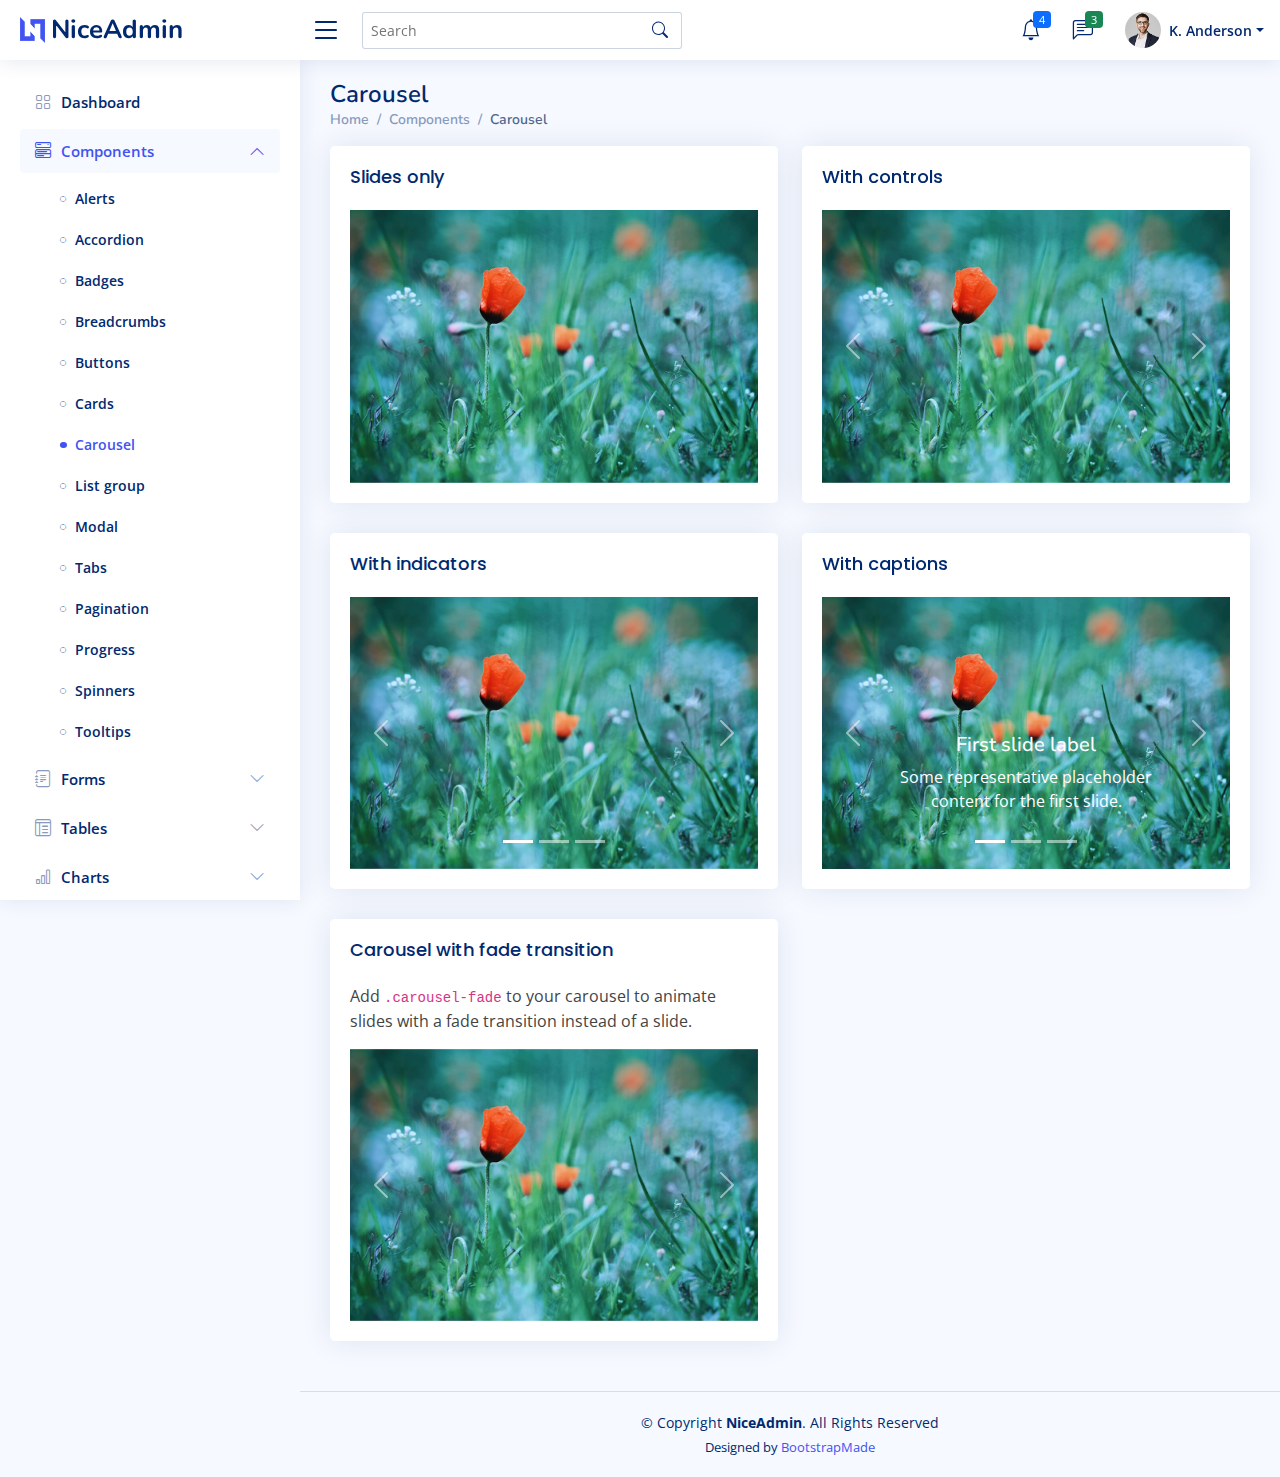
<file: NiceAdmin/components-carousel.html>
<!DOCTYPE html>
<html lang="en">

<head>
  <meta charset="utf-8">
  <meta content="width=device-width, initial-scale=1.0" name="viewport">

  <title>Components / Carousel - NiceAdmin Bootstrap Template</title>
  <meta content="" name="description">
  <meta content="" name="keywords">

  <!-- Favicons -->
  <link href="assets/img/favicon.png" rel="icon">
  <link href="assets/img/apple-touch-icon.png" rel="apple-touch-icon">

  <!-- Google Fonts -->
  <link href="https://fonts.gstatic.com" rel="preconnect">
  <link href="https://fonts.googleapis.com/css?family=Open+Sans:300,300i,400,400i,600,600i,700,700i|Nunito:300,300i,400,400i,600,600i,700,700i|Poppins:300,300i,400,400i,500,500i,600,600i,700,700i" rel="stylesheet">

  <!-- Vendor CSS Files -->
  <link href="assets/vendor/bootstrap/css/bootstrap.min.css" rel="stylesheet">
  <link href="assets/vendor/bootstrap-icons/bootstrap-icons.css" rel="stylesheet">
  <link href="assets/vendor/remixicon/remixicon.css" rel="stylesheet">
  <link href="assets/vendor/boxicons/css/boxicons.min.css" rel="stylesheet">
  <link href="assets/vendor/quill/quill.snow.css" rel="stylesheet">
  <link href="assets/vendor/quill/quill.bubble.css" rel="stylesheet">
  <link href="assets/vendor/simple-datatables/style.css" rel="stylesheet">

  <!-- Template Main CSS File -->
  <link href="assets/css/style.css" rel="stylesheet">

  <!-- =======================================================
  * Template Name: NiceAdmin - v2.1.0
  * Template URL: https://bootstrapmade.com/nice-admin-bootstrap-admin-html-template/
  * Author: BootstrapMade.com
  * License: https://bootstrapmade.com/license/
  ======================================================== -->
</head>

<body>

  <!-- ======= Header ======= -->
  <header id="header" class="header fixed-top d-flex align-items-center">

    <div class="d-flex align-items-center justify-content-between">
      <a href="index.html" class="logo d-flex align-items-center">
        <img src="assets/img/logo.png" alt="">
        <span class="d-none d-lg-block">NiceAdmin</span>
      </a>
      <i class="bi bi-list toggle-sidebar-btn"></i>
    </div><!-- End Logo -->

    <div class="search-bar">
      <form class="search-form d-flex align-items-center" method="POST" action="#">
        <input type="text" name="query" placeholder="Search" title="Enter search keyword">
        <button type="submit" title="Search"><i class="bi bi-search"></i></button>
      </form>
    </div><!-- End Search Bar -->

    <nav class="header-nav ms-auto">
      <ul class="d-flex align-items-center">

        <li class="nav-item d-block d-lg-none">
          <a class="nav-link nav-icon search-bar-toggle " href="#">
            <i class="bi bi-search"></i>
          </a>
        </li><!-- End Search Icon-->

        <li class="nav-item dropdown">

          <a class="nav-link nav-icon" href="#" data-bs-toggle="dropdown">
            <i class="bi bi-bell"></i>
            <span class="badge bg-primary badge-number">4</span>
          </a><!-- End Notification Icon -->

          <ul class="dropdown-menu dropdown-menu-end dropdown-menu-arrow notifications">
            <li class="dropdown-header">
              You have 4 new notifications
              <a href="#"><span class="badge rounded-pill bg-primary p-2 ms-2">View all</span></a>
            </li>
            <li>
              <hr class="dropdown-divider">
            </li>

            <li class="notification-item">
              <i class="bi bi-exclamation-circle text-warning"></i>
              <div>
                <h4>Lorem Ipsum</h4>
                <p>Quae dolorem earum veritatis oditseno</p>
                <p>30 min. ago</p>
              </div>
            </li>

            <li>
              <hr class="dropdown-divider">
            </li>

            <li class="notification-item">
              <i class="bi bi-x-circle text-danger"></i>
              <div>
                <h4>Atque rerum nesciunt</h4>
                <p>Quae dolorem earum veritatis oditseno</p>
                <p>1 hr. ago</p>
              </div>
            </li>

            <li>
              <hr class="dropdown-divider">
            </li>

            <li class="notification-item">
              <i class="bi bi-check-circle text-success"></i>
              <div>
                <h4>Sit rerum fuga</h4>
                <p>Quae dolorem earum veritatis oditseno</p>
                <p>2 hrs. ago</p>
              </div>
            </li>

            <li>
              <hr class="dropdown-divider">
            </li>

            <li class="notification-item">
              <i class="bi bi-info-circle text-primary"></i>
              <div>
                <h4>Dicta reprehenderit</h4>
                <p>Quae dolorem earum veritatis oditseno</p>
                <p>4 hrs. ago</p>
              </div>
            </li>

            <li>
              <hr class="dropdown-divider">
            </li>
            <li class="dropdown-footer">
              <a href="#">Show all notifications</a>
            </li>

          </ul><!-- End Notification Dropdown Items -->

        </li><!-- End Notification Nav -->

        <li class="nav-item dropdown">

          <a class="nav-link nav-icon" href="#" data-bs-toggle="dropdown">
            <i class="bi bi-chat-left-text"></i>
            <span class="badge bg-success badge-number">3</span>
          </a><!-- End Messages Icon -->

          <ul class="dropdown-menu dropdown-menu-end dropdown-menu-arrow messages">
            <li class="dropdown-header">
              You have 3 new messages
              <a href="#"><span class="badge rounded-pill bg-primary p-2 ms-2">View all</span></a>
            </li>
            <li>
              <hr class="dropdown-divider">
            </li>

            <li class="message-item">
              <a href="#">
                <img src="assets/img/messages-1.jpg" alt="" class="rounded-circle">
                <div>
                  <h4>Maria Hudson</h4>
                  <p>Velit asperiores et ducimus soluta repudiandae labore officia est ut...</p>
                  <p>4 hrs. ago</p>
                </div>
              </a>
            </li>
            <li>
              <hr class="dropdown-divider">
            </li>

            <li class="message-item">
              <a href="#">
                <img src="assets/img/messages-2.jpg" alt="" class="rounded-circle">
                <div>
                  <h4>Anna Nelson</h4>
                  <p>Velit asperiores et ducimus soluta repudiandae labore officia est ut...</p>
                  <p>6 hrs. ago</p>
                </div>
              </a>
            </li>
            <li>
              <hr class="dropdown-divider">
            </li>

            <li class="message-item">
              <a href="#">
                <img src="assets/img/messages-3.jpg" alt="" class="rounded-circle">
                <div>
                  <h4>David Muldon</h4>
                  <p>Velit asperiores et ducimus soluta repudiandae labore officia est ut...</p>
                  <p>8 hrs. ago</p>
                </div>
              </a>
            </li>
            <li>
              <hr class="dropdown-divider">
            </li>

            <li class="dropdown-footer">
              <a href="#">Show all messages</a>
            </li>

          </ul><!-- End Messages Dropdown Items -->

        </li><!-- End Messages Nav -->

        <li class="nav-item dropdown pe-3">

          <a class="nav-link nav-profile d-flex align-items-center pe-0" href="#" data-bs-toggle="dropdown">
            <img src="assets/img/profile-img.jpg" alt="Profile" class="rounded-circle">
            <span class="d-none d-md-block dropdown-toggle ps-2">K. Anderson</span>
          </a><!-- End Profile Iamge Icon -->

          <ul class="dropdown-menu dropdown-menu-end dropdown-menu-arrow profile">
            <li class="dropdown-header">
              <h6>Kevin Anderson</h6>
              <span>Web Designer</span>
            </li>
            <li>
              <hr class="dropdown-divider">
            </li>

            <li>
              <a class="dropdown-item d-flex align-items-center" href="users-profile.html">
                <i class="bi bi-person"></i>
                <span>My Profile</span>
              </a>
            </li>
            <li>
              <hr class="dropdown-divider">
            </li>

            <li>
              <a class="dropdown-item d-flex align-items-center" href="users-profile.html">
                <i class="bi bi-gear"></i>
                <span>Account Settings</span>
              </a>
            </li>
            <li>
              <hr class="dropdown-divider">
            </li>

            <li>
              <a class="dropdown-item d-flex align-items-center" href="pages-faq.html">
                <i class="bi bi-question-circle"></i>
                <span>Need Help?</span>
              </a>
            </li>
            <li>
              <hr class="dropdown-divider">
            </li>

            <li>
              <a class="dropdown-item d-flex align-items-center" href="#">
                <i class="bi bi-box-arrow-right"></i>
                <span>Sign Out</span>
              </a>
            </li>

          </ul><!-- End Profile Dropdown Items -->
        </li><!-- End Profile Nav -->

      </ul>
    </nav><!-- End Icons Navigation -->

  </header><!-- End Header -->

  <!-- ======= Sidebar ======= -->
  <aside id="sidebar" class="sidebar">

    <ul class="sidebar-nav" id="sidebar-nav">

      <li class="nav-item">
        <a class="nav-link collapsed" href="index.html">
          <i class="bi bi-grid"></i>
          <span>Dashboard</span>
        </a>
      </li><!-- End Dashboard Nav -->

      <li class="nav-item">
        <a class="nav-link " data-bs-target="#components-nav" data-bs-toggle="collapse" href="#">
          <i class="bi bi-menu-button-wide"></i><span>Components</span><i class="bi bi-chevron-down ms-auto"></i>
        </a>
        <ul id="components-nav" class="nav-content collapse show" data-bs-parent="#sidebar-nav">
          <li>
            <a href="components-alerts.html">
              <i class="bi bi-circle"></i><span>Alerts</span>
            </a>
          </li>
          <li>
            <a href="components-accordion.html">
              <i class="bi bi-circle"></i><span>Accordion</span>
            </a>
          </li>
          <li>
            <a href="components-badges.html">
              <i class="bi bi-circle"></i><span>Badges</span>
            </a>
          </li>
          <li>
            <a href="components-breadcrumbs.html">
              <i class="bi bi-circle"></i><span>Breadcrumbs</span>
            </a>
          </li>
          <li>
            <a href="components-buttons.html">
              <i class="bi bi-circle"></i><span>Buttons</span>
            </a>
          </li>
          <li>
            <a href="components-cards.html">
              <i class="bi bi-circle"></i><span>Cards</span>
            </a>
          </li>
          <li>
            <a href="components-carousel.html" class="active">
              <i class="bi bi-circle"></i><span>Carousel</span>
            </a>
          </li>
          <li>
            <a href="components-list-group.html">
              <i class="bi bi-circle"></i><span>List group</span>
            </a>
          </li>
          <li>
            <a href="components-modal.html">
              <i class="bi bi-circle"></i><span>Modal</span>
            </a>
          </li>
          <li>
            <a href="components-tabs.html">
              <i class="bi bi-circle"></i><span>Tabs</span>
            </a>
          </li>
          <li>
            <a href="components-pagination.html">
              <i class="bi bi-circle"></i><span>Pagination</span>
            </a>
          </li>
          <li>
            <a href="components-progress.html">
              <i class="bi bi-circle"></i><span>Progress</span>
            </a>
          </li>
          <li>
            <a href="components-spinners.html">
              <i class="bi bi-circle"></i><span>Spinners</span>
            </a>
          </li>
          <li>
            <a href="components-tooltips.html">
              <i class="bi bi-circle"></i><span>Tooltips</span>
            </a>
          </li>
        </ul>
      </li><!-- End Components Nav -->

      <li class="nav-item">
        <a class="nav-link collapsed" data-bs-target="#forms-nav" data-bs-toggle="collapse" href="#">
          <i class="bi bi-journal-text"></i><span>Forms</span><i class="bi bi-chevron-down ms-auto"></i>
        </a>
        <ul id="forms-nav" class="nav-content collapse " data-bs-parent="#sidebar-nav">
          <li>
            <a href="forms-elements.html">
              <i class="bi bi-circle"></i><span>Form Elements</span>
            </a>
          </li>
          <li>
            <a href="forms-layouts.html">
              <i class="bi bi-circle"></i><span>Form Layouts</span>
            </a>
          </li>
          <li>
            <a href="forms-editors.html">
              <i class="bi bi-circle"></i><span>Form Editors</span>
            </a>
          </li>
          <li>
            <a href="forms-validation.html">
              <i class="bi bi-circle"></i><span>Form Validation</span>
            </a>
          </li>
        </ul>
      </li><!-- End Forms Nav -->

      <li class="nav-item">
        <a class="nav-link collapsed" data-bs-target="#tables-nav" data-bs-toggle="collapse" href="#">
          <i class="bi bi-layout-text-window-reverse"></i><span>Tables</span><i class="bi bi-chevron-down ms-auto"></i>
        </a>
        <ul id="tables-nav" class="nav-content collapse " data-bs-parent="#sidebar-nav">
          <li>
            <a href="tables-general.html">
              <i class="bi bi-circle"></i><span>General Tables</span>
            </a>
          </li>
          <li>
            <a href="tables-data.html">
              <i class="bi bi-circle"></i><span>Data Tables</span>
            </a>
          </li>
        </ul>
      </li><!-- End Tables Nav -->

      <li class="nav-item">
        <a class="nav-link collapsed" data-bs-target="#charts-nav" data-bs-toggle="collapse" href="#">
          <i class="bi bi-bar-chart"></i><span>Charts</span><i class="bi bi-chevron-down ms-auto"></i>
        </a>
        <ul id="charts-nav" class="nav-content collapse " data-bs-parent="#sidebar-nav">
          <li>
            <a href="charts-chartjs.html">
              <i class="bi bi-circle"></i><span>Chart.js</span>
            </a>
          </li>
          <li>
            <a href="charts-apexcharts.html">
              <i class="bi bi-circle"></i><span>ApexCharts</span>
            </a>
          </li>
          <li>
            <a href="charts-echarts.html">
              <i class="bi bi-circle"></i><span>ECharts</span>
            </a>
          </li>
        </ul>
      </li><!-- End Charts Nav -->

      <li class="nav-item">
        <a class="nav-link collapsed" data-bs-target="#icons-nav" data-bs-toggle="collapse" href="#">
          <i class="bi bi-gem"></i><span>Icons</span><i class="bi bi-chevron-down ms-auto"></i>
        </a>
        <ul id="icons-nav" class="nav-content collapse " data-bs-parent="#sidebar-nav">
          <li>
            <a href="icons-bootstrap.html">
              <i class="bi bi-circle"></i><span>Bootstrap Icons</span>
            </a>
          </li>
          <li>
            <a href="icons-remix.html">
              <i class="bi bi-circle"></i><span>Remix Icons</span>
            </a>
          </li>
          <li>
            <a href="icons-boxicons.html">
              <i class="bi bi-circle"></i><span>Boxicons</span>
            </a>
          </li>
        </ul>
      </li><!-- End Icons Nav -->

      <li class="nav-heading">Pages</li>

      <li class="nav-item">
        <a class="nav-link collapsed" href="users-profile.html">
          <i class="bi bi-person"></i>
          <span>Profile</span>
        </a>
      </li><!-- End Profile Page Nav -->

      <li class="nav-item">
        <a class="nav-link collapsed" href="pages-faq.html">
          <i class="bi bi-question-circle"></i>
          <span>F.A.Q</span>
        </a>
      </li><!-- End F.A.Q Page Nav -->

      <li class="nav-item">
        <a class="nav-link collapsed" href="pages-contact.html">
          <i class="bi bi-envelope"></i>
          <span>Contact</span>
        </a>
      </li><!-- End Contact Page Nav -->

      <li class="nav-item">
        <a class="nav-link collapsed" href="pages-register.html">
          <i class="bi bi-card-list"></i>
          <span>Register</span>
        </a>
      </li><!-- End Register Page Nav -->

      <li class="nav-item">
        <a class="nav-link collapsed" href="pages-login.html">
          <i class="bi bi-box-arrow-in-right"></i>
          <span>Login</span>
        </a>
      </li><!-- End Login Page Nav -->

      <li class="nav-item">
        <a class="nav-link collapsed" href="pages-error-404.html">
          <i class="bi bi-dash-circle"></i>
          <span>Error 404</span>
        </a>
      </li><!-- End Error 404 Page Nav -->

      <li class="nav-item">
        <a class="nav-link collapsed" href="pages-blank.html">
          <i class="bi bi-file-earmark"></i>
          <span>Blank</span>
        </a>
      </li><!-- End Blank Page Nav -->

    </ul>

  </aside><!-- End Sidebar-->

  <main id="main" class="main">

    <div class="pagetitle">
      <h1>Carousel</h1>
      <nav>
        <ol class="breadcrumb">
          <li class="breadcrumb-item"><a href="index.html">Home</a></li>
          <li class="breadcrumb-item">Components</li>
          <li class="breadcrumb-item active">Carousel</li>
        </ol>
      </nav>
    </div><!-- End Page Title -->

    <section class="section">
      <div class="row">
        <div class="col-lg-6">

          <div class="card">
            <div class="card-body">
              <h5 class="card-title">Slides only</h5>

              <!-- Slides only carousel -->
              <div id="carouselExampleSlidesOnly" class="carousel slide" data-bs-ride="carousel">
                <div class="carousel-inner">
                  <div class="carousel-item active">
                    <img src="assets/img/slides-1.jpg" class="d-block w-100" alt="...">
                  </div>
                  <div class="carousel-item">
                    <img src="assets/img/slides-2.jpg" class="d-block w-100" alt="...">
                  </div>
                  <div class="carousel-item">
                    <img src="assets/img/slides-3.jpg" class="d-block w-100" alt="...">
                  </div>
                </div>
              </div><!-- End Slides only carousel-->

            </div>
          </div>

          <div class="card">
            <div class="card-body">
              <h5 class="card-title">With indicators</h5>

              <!-- Slides with indicators -->
              <div id="carouselExampleIndicators" class="carousel slide" data-bs-ride="carousel">
                <div class="carousel-indicators">
                  <button type="button" data-bs-target="#carouselExampleIndicators" data-bs-slide-to="0" class="active" aria-current="true" aria-label="Slide 1"></button>
                  <button type="button" data-bs-target="#carouselExampleIndicators" data-bs-slide-to="1" aria-label="Slide 2"></button>
                  <button type="button" data-bs-target="#carouselExampleIndicators" data-bs-slide-to="2" aria-label="Slide 3"></button>
                </div>
                <div class="carousel-inner">
                  <div class="carousel-item active">
                    <img src="assets/img/slides-1.jpg" class="d-block w-100" alt="...">
                  </div>
                  <div class="carousel-item">
                    <img src="assets/img/slides-2.jpg" class="d-block w-100" alt="...">
                  </div>
                  <div class="carousel-item">
                    <img src="assets/img/slides-3.jpg" class="d-block w-100" alt="...">
                  </div>
                </div>

                <button class="carousel-control-prev" type="button" data-bs-target="#carouselExampleIndicators" data-bs-slide="prev">
                  <span class="carousel-control-prev-icon" aria-hidden="true"></span>
                  <span class="visually-hidden">Previous</span>
                </button>
                <button class="carousel-control-next" type="button" data-bs-target="#carouselExampleIndicators" data-bs-slide="next">
                  <span class="carousel-control-next-icon" aria-hidden="true"></span>
                  <span class="visually-hidden">Next</span>
                </button>

              </div><!-- End Slides with indicators -->

            </div>
          </div>

          <div class="card">
            <div class="card-body">
              <h5 class="card-title">Carousel with fade transition</h5>
              <p>Add <code>.carousel-fade</code> to your carousel to animate slides with a fade transition instead of a slide.</p>

              <!-- Slides with fade transition -->
              <div id="carouselExampleFade" class="carousel slide carousel-fade" data-bs-ride="carousel">
                <div class="carousel-inner">
                  <div class="carousel-item active">
                    <img src="assets/img/slides-1.jpg" class="d-block w-100" alt="...">
                  </div>
                  <div class="carousel-item">
                    <img src="assets/img/slides-2.jpg" class="d-block w-100" alt="...">
                  </div>
                  <div class="carousel-item">
                    <img src="assets/img/slides-3.jpg" class="d-block w-100" alt="...">
                  </div>
                </div>

                <button class="carousel-control-prev" type="button" data-bs-target="#carouselExampleFade" data-bs-slide="prev">
                  <span class="carousel-control-prev-icon" aria-hidden="true"></span>
                  <span class="visually-hidden">Previous</span>
                </button>
                <button class="carousel-control-next" type="button" data-bs-target="#carouselExampleFade" data-bs-slide="next">
                  <span class="carousel-control-next-icon" aria-hidden="true"></span>
                  <span class="visually-hidden">Next</span>
                </button>

              </div><!-- End Slides with fade transition -->

            </div>
          </div>

        </div>

        <div class="col-lg-6">

          <div class="card">
            <div class="card-body">
              <h5 class="card-title">With controls</h5>

              <!-- Slides with controls -->
              <div id="carouselExampleControls" class="carousel slide" data-bs-ride="carousel">
                <div class="carousel-inner">
                  <div class="carousel-item active">
                    <img src="assets/img/slides-1.jpg" class="d-block w-100" alt="...">
                  </div>
                  <div class="carousel-item">
                    <img src="assets/img/slides-2.jpg" class="d-block w-100" alt="...">
                  </div>
                  <div class="carousel-item">
                    <img src="assets/img/slides-3.jpg" class="d-block w-100" alt="...">
                  </div>
                </div>

                <button class="carousel-control-prev" type="button" data-bs-target="#carouselExampleControls" data-bs-slide="prev">
                  <span class="carousel-control-prev-icon" aria-hidden="true"></span>
                  <span class="visually-hidden">Previous</span>
                </button>
                <button class="carousel-control-next" type="button" data-bs-target="#carouselExampleControls" data-bs-slide="next">
                  <span class="carousel-control-next-icon" aria-hidden="true"></span>
                  <span class="visually-hidden">Next</span>
                </button>

              </div><!-- End Slides with controls -->

            </div>
          </div>

          <div class="card">
            <div class="card-body">
              <h5 class="card-title">With captions</h5>

              <!-- Slides with captions -->
              <div id="carouselExampleCaptions" class="carousel slide" data-bs-ride="carousel">
                <div class="carousel-indicators">
                  <button type="button" data-bs-target="#carouselExampleCaptions" data-bs-slide-to="0" class="active" aria-current="true" aria-label="Slide 1"></button>
                  <button type="button" data-bs-target="#carouselExampleCaptions" data-bs-slide-to="1" aria-label="Slide 2"></button>
                  <button type="button" data-bs-target="#carouselExampleCaptions" data-bs-slide-to="2" aria-label="Slide 3"></button>
                </div>
                <div class="carousel-inner">
                  <div class="carousel-item active">
                    <img src="assets/img/slides-1.jpg" class="d-block w-100" alt="...">
                    <div class="carousel-caption d-none d-md-block">
                      <h5>First slide label</h5>
                      <p>Some representative placeholder content for the first slide.</p>
                    </div>
                  </div>
                  <div class="carousel-item">
                    <img src="assets/img/slides-2.jpg" class="d-block w-100" alt="...">
                    <div class="carousel-caption d-none d-md-block">
                      <h5>Second slide label</h5>
                      <p>Some representative placeholder content for the second slide.</p>
                    </div>
                  </div>
                  <div class="carousel-item">
                    <img src="assets/img/slides-3.jpg" class="d-block w-100" alt="...">
                    <div class="carousel-caption d-none d-md-block">
                      <h5>Third slide label</h5>
                      <p>Some representative placeholder content for the third slide.</p>
                    </div>
                  </div>
                </div>

                <button class="carousel-control-prev" type="button" data-bs-target="#carouselExampleCaptions" data-bs-slide="prev">
                  <span class="carousel-control-prev-icon" aria-hidden="true"></span>
                  <span class="visually-hidden">Previous</span>
                </button>
                <button class="carousel-control-next" type="button" data-bs-target="#carouselExampleCaptions" data-bs-slide="next">
                  <span class="carousel-control-next-icon" aria-hidden="true"></span>
                  <span class="visually-hidden">Next</span>
                </button>

              </div><!-- End Slides with captions -->

            </div>
          </div>

        </div>
      </div>
    </section>

  </main><!-- End #main -->

  <!-- ======= Footer ======= -->
  <footer id="footer" class="footer">
    <div class="copyright">
      &copy; Copyright <strong><span>NiceAdmin</span></strong>. All Rights Reserved
    </div>
    <div class="credits">
      <!-- All the links in the footer should remain intact. -->
      <!-- You can delete the links only if you purchased the pro version. -->
      <!-- Licensing information: https://bootstrapmade.com/license/ -->
      <!-- Purchase the pro version with working PHP/AJAX contact form: https://bootstrapmade.com/nice-admin-bootstrap-admin-html-template/ -->
      Designed by <a href="https://bootstrapmade.com/">BootstrapMade</a>
    </div>
  </footer><!-- End Footer -->

  <a href="#" class="back-to-top d-flex align-items-center justify-content-center"><i class="bi bi-arrow-up-short"></i></a>

  <!-- Vendor JS Files -->
  <script src="assets/vendor/bootstrap/js/bootstrap.bundle.js"></script>
  <script src="assets/vendor/php-email-form/validate.js"></script>
  <script src="assets/vendor/quill/quill.min.js"></script>
  <script src="assets/vendor/tinymce/tinymce.min.js"></script>
  <script src="assets/vendor/simple-datatables/simple-datatables.js"></script>
  <script src="assets/vendor/chart.js/chart.min.js"></script>
  <script src="assets/vendor/apexcharts/apexcharts.min.js"></script>
  <script src="assets/vendor/echarts/echarts.min.js"></script>

  <!-- Template Main JS File -->
  <script src="assets/js/main.js"></script>

</body>

</html>
</file>
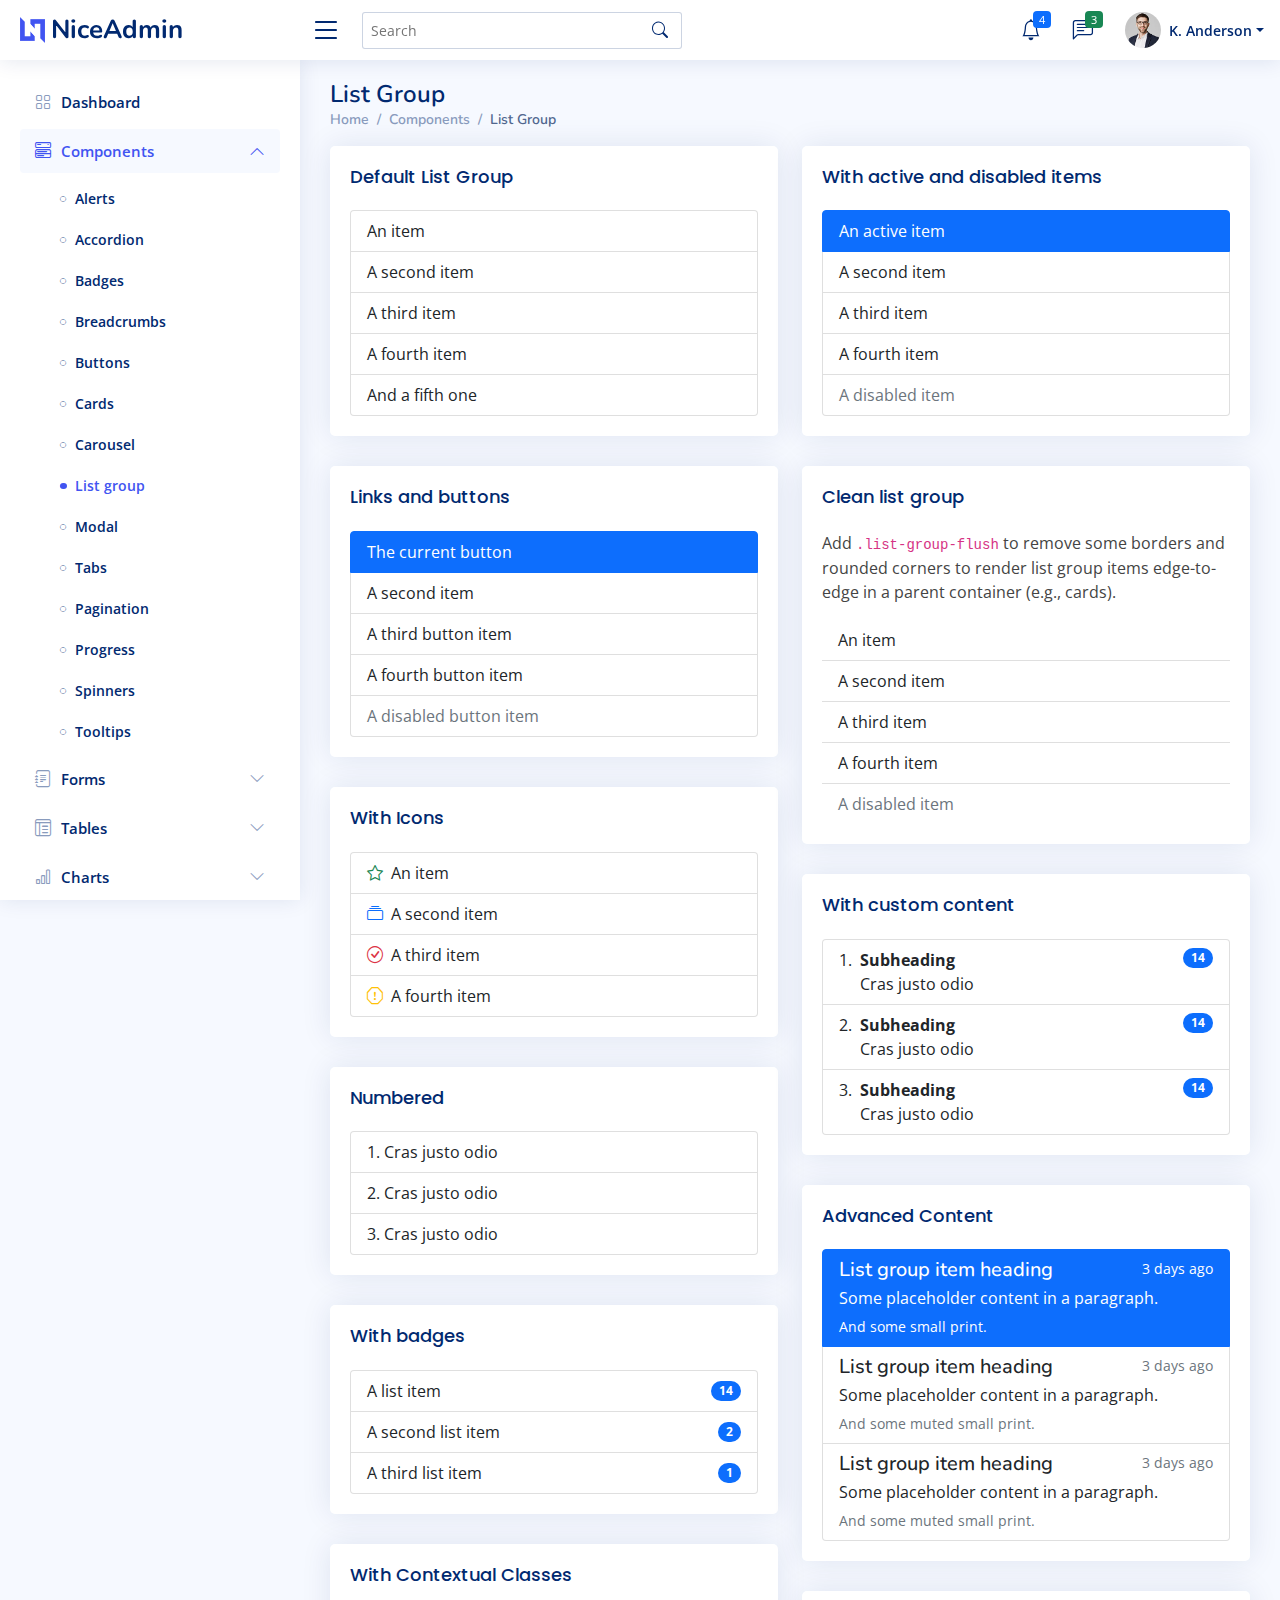
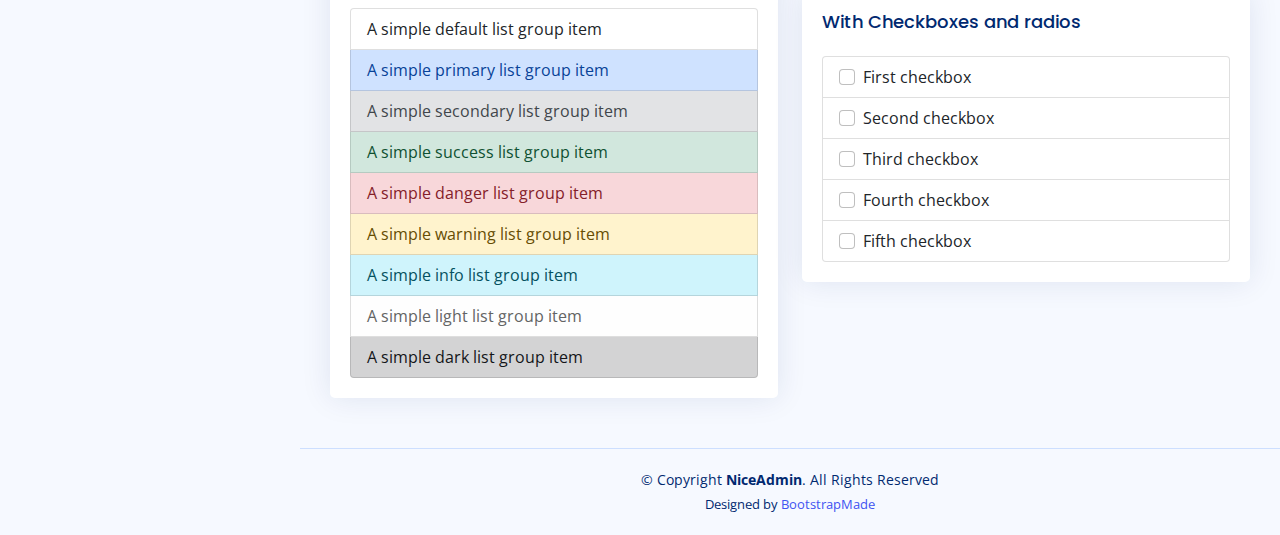
<file: NiceAdmin/components-list-group.html>
<!DOCTYPE html>
<html lang="en">

<head>
  <meta charset="utf-8">
  <meta content="width=device-width, initial-scale=1.0" name="viewport">

  <title>Components / List Group - NiceAdmin Bootstrap Template</title>
  <meta content="" name="description">
  <meta content="" name="keywords">

  <!-- Favicons -->
  <link href="assets/img/favicon.png" rel="icon">
  <link href="assets/img/apple-touch-icon.png" rel="apple-touch-icon">

  <!-- Google Fonts -->
  <link href="https://fonts.gstatic.com" rel="preconnect">
  <link href="https://fonts.googleapis.com/css?family=Open+Sans:300,300i,400,400i,600,600i,700,700i|Nunito:300,300i,400,400i,600,600i,700,700i|Poppins:300,300i,400,400i,500,500i,600,600i,700,700i" rel="stylesheet">

  <!-- Vendor CSS Files -->
  <link href="assets/vendor/bootstrap/css/bootstrap.min.css" rel="stylesheet">
  <link href="assets/vendor/bootstrap-icons/bootstrap-icons.css" rel="stylesheet">
  <link href="assets/vendor/remixicon/remixicon.css" rel="stylesheet">
  <link href="assets/vendor/boxicons/css/boxicons.min.css" rel="stylesheet">
  <link href="assets/vendor/quill/quill.snow.css" rel="stylesheet">
  <link href="assets/vendor/quill/quill.bubble.css" rel="stylesheet">
  <link href="assets/vendor/simple-datatables/style.css" rel="stylesheet">

  <!-- Template Main CSS File -->
  <link href="assets/css/style.css" rel="stylesheet">

  <!-- =======================================================
  * Template Name: NiceAdmin - v2.1.0
  * Template URL: https://bootstrapmade.com/nice-admin-bootstrap-admin-html-template/
  * Author: BootstrapMade.com
  * License: https://bootstrapmade.com/license/
  ======================================================== -->
</head>

<body>

  <!-- ======= Header ======= -->
  <header id="header" class="header fixed-top d-flex align-items-center">

    <div class="d-flex align-items-center justify-content-between">
      <a href="index.html" class="logo d-flex align-items-center">
        <img src="assets/img/logo.png" alt="">
        <span class="d-none d-lg-block">NiceAdmin</span>
      </a>
      <i class="bi bi-list toggle-sidebar-btn"></i>
    </div><!-- End Logo -->

    <div class="search-bar">
      <form class="search-form d-flex align-items-center" method="POST" action="#">
        <input type="text" name="query" placeholder="Search" title="Enter search keyword">
        <button type="submit" title="Search"><i class="bi bi-search"></i></button>
      </form>
    </div><!-- End Search Bar -->

    <nav class="header-nav ms-auto">
      <ul class="d-flex align-items-center">

        <li class="nav-item d-block d-lg-none">
          <a class="nav-link nav-icon search-bar-toggle " href="#">
            <i class="bi bi-search"></i>
          </a>
        </li><!-- End Search Icon-->

        <li class="nav-item dropdown">

          <a class="nav-link nav-icon" href="#" data-bs-toggle="dropdown">
            <i class="bi bi-bell"></i>
            <span class="badge bg-primary badge-number">4</span>
          </a><!-- End Notification Icon -->

          <ul class="dropdown-menu dropdown-menu-end dropdown-menu-arrow notifications">
            <li class="dropdown-header">
              You have 4 new notifications
              <a href="#"><span class="badge rounded-pill bg-primary p-2 ms-2">View all</span></a>
            </li>
            <li>
              <hr class="dropdown-divider">
            </li>

            <li class="notification-item">
              <i class="bi bi-exclamation-circle text-warning"></i>
              <div>
                <h4>Lorem Ipsum</h4>
                <p>Quae dolorem earum veritatis oditseno</p>
                <p>30 min. ago</p>
              </div>
            </li>

            <li>
              <hr class="dropdown-divider">
            </li>

            <li class="notification-item">
              <i class="bi bi-x-circle text-danger"></i>
              <div>
                <h4>Atque rerum nesciunt</h4>
                <p>Quae dolorem earum veritatis oditseno</p>
                <p>1 hr. ago</p>
              </div>
            </li>

            <li>
              <hr class="dropdown-divider">
            </li>

            <li class="notification-item">
              <i class="bi bi-check-circle text-success"></i>
              <div>
                <h4>Sit rerum fuga</h4>
                <p>Quae dolorem earum veritatis oditseno</p>
                <p>2 hrs. ago</p>
              </div>
            </li>

            <li>
              <hr class="dropdown-divider">
            </li>

            <li class="notification-item">
              <i class="bi bi-info-circle text-primary"></i>
              <div>
                <h4>Dicta reprehenderit</h4>
                <p>Quae dolorem earum veritatis oditseno</p>
                <p>4 hrs. ago</p>
              </div>
            </li>

            <li>
              <hr class="dropdown-divider">
            </li>
            <li class="dropdown-footer">
              <a href="#">Show all notifications</a>
            </li>

          </ul><!-- End Notification Dropdown Items -->

        </li><!-- End Notification Nav -->

        <li class="nav-item dropdown">

          <a class="nav-link nav-icon" href="#" data-bs-toggle="dropdown">
            <i class="bi bi-chat-left-text"></i>
            <span class="badge bg-success badge-number">3</span>
          </a><!-- End Messages Icon -->

          <ul class="dropdown-menu dropdown-menu-end dropdown-menu-arrow messages">
            <li class="dropdown-header">
              You have 3 new messages
              <a href="#"><span class="badge rounded-pill bg-primary p-2 ms-2">View all</span></a>
            </li>
            <li>
              <hr class="dropdown-divider">
            </li>

            <li class="message-item">
              <a href="#">
                <img src="assets/img/messages-1.jpg" alt="" class="rounded-circle">
                <div>
                  <h4>Maria Hudson</h4>
                  <p>Velit asperiores et ducimus soluta repudiandae labore officia est ut...</p>
                  <p>4 hrs. ago</p>
                </div>
              </a>
            </li>
            <li>
              <hr class="dropdown-divider">
            </li>

            <li class="message-item">
              <a href="#">
                <img src="assets/img/messages-2.jpg" alt="" class="rounded-circle">
                <div>
                  <h4>Anna Nelson</h4>
                  <p>Velit asperiores et ducimus soluta repudiandae labore officia est ut...</p>
                  <p>6 hrs. ago</p>
                </div>
              </a>
            </li>
            <li>
              <hr class="dropdown-divider">
            </li>

            <li class="message-item">
              <a href="#">
                <img src="assets/img/messages-3.jpg" alt="" class="rounded-circle">
                <div>
                  <h4>David Muldon</h4>
                  <p>Velit asperiores et ducimus soluta repudiandae labore officia est ut...</p>
                  <p>8 hrs. ago</p>
                </div>
              </a>
            </li>
            <li>
              <hr class="dropdown-divider">
            </li>

            <li class="dropdown-footer">
              <a href="#">Show all messages</a>
            </li>

          </ul><!-- End Messages Dropdown Items -->

        </li><!-- End Messages Nav -->

        <li class="nav-item dropdown pe-3">

          <a class="nav-link nav-profile d-flex align-items-center pe-0" href="#" data-bs-toggle="dropdown">
            <img src="assets/img/profile-img.jpg" alt="Profile" class="rounded-circle">
            <span class="d-none d-md-block dropdown-toggle ps-2">K. Anderson</span>
          </a><!-- End Profile Iamge Icon -->

          <ul class="dropdown-menu dropdown-menu-end dropdown-menu-arrow profile">
            <li class="dropdown-header">
              <h6>Kevin Anderson</h6>
              <span>Web Designer</span>
            </li>
            <li>
              <hr class="dropdown-divider">
            </li>

            <li>
              <a class="dropdown-item d-flex align-items-center" href="users-profile.html">
                <i class="bi bi-person"></i>
                <span>My Profile</span>
              </a>
            </li>
            <li>
              <hr class="dropdown-divider">
            </li>

            <li>
              <a class="dropdown-item d-flex align-items-center" href="users-profile.html">
                <i class="bi bi-gear"></i>
                <span>Account Settings</span>
              </a>
            </li>
            <li>
              <hr class="dropdown-divider">
            </li>

            <li>
              <a class="dropdown-item d-flex align-items-center" href="pages-faq.html">
                <i class="bi bi-question-circle"></i>
                <span>Need Help?</span>
              </a>
            </li>
            <li>
              <hr class="dropdown-divider">
            </li>

            <li>
              <a class="dropdown-item d-flex align-items-center" href="#">
                <i class="bi bi-box-arrow-right"></i>
                <span>Sign Out</span>
              </a>
            </li>

          </ul><!-- End Profile Dropdown Items -->
        </li><!-- End Profile Nav -->

      </ul>
    </nav><!-- End Icons Navigation -->

  </header><!-- End Header -->

  <!-- ======= Sidebar ======= -->
  <aside id="sidebar" class="sidebar">

    <ul class="sidebar-nav" id="sidebar-nav">

      <li class="nav-item">
        <a class="nav-link collapsed" href="index.html">
          <i class="bi bi-grid"></i>
          <span>Dashboard</span>
        </a>
      </li><!-- End Dashboard Nav -->

      <li class="nav-item">
        <a class="nav-link " data-bs-target="#components-nav" data-bs-toggle="collapse" href="#">
          <i class="bi bi-menu-button-wide"></i><span>Components</span><i class="bi bi-chevron-down ms-auto"></i>
        </a>
        <ul id="components-nav" class="nav-content collapse show" data-bs-parent="#sidebar-nav">
          <li>
            <a href="components-alerts.html">
              <i class="bi bi-circle"></i><span>Alerts</span>
            </a>
          </li>
          <li>
            <a href="components-accordion.html">
              <i class="bi bi-circle"></i><span>Accordion</span>
            </a>
          </li>
          <li>
            <a href="components-badges.html">
              <i class="bi bi-circle"></i><span>Badges</span>
            </a>
          </li>
          <li>
            <a href="components-breadcrumbs.html">
              <i class="bi bi-circle"></i><span>Breadcrumbs</span>
            </a>
          </li>
          <li>
            <a href="components-buttons.html">
              <i class="bi bi-circle"></i><span>Buttons</span>
            </a>
          </li>
          <li>
            <a href="components-cards.html">
              <i class="bi bi-circle"></i><span>Cards</span>
            </a>
          </li>
          <li>
            <a href="components-carousel.html">
              <i class="bi bi-circle"></i><span>Carousel</span>
            </a>
          </li>
          <li>
            <a href="components-list-group.html" class="active">
              <i class="bi bi-circle"></i><span>List group</span>
            </a>
          </li>
          <li>
            <a href="components-modal.html">
              <i class="bi bi-circle"></i><span>Modal</span>
            </a>
          </li>
          <li>
            <a href="components-tabs.html">
              <i class="bi bi-circle"></i><span>Tabs</span>
            </a>
          </li>
          <li>
            <a href="components-pagination.html">
              <i class="bi bi-circle"></i><span>Pagination</span>
            </a>
          </li>
          <li>
            <a href="components-progress.html">
              <i class="bi bi-circle"></i><span>Progress</span>
            </a>
          </li>
          <li>
            <a href="components-spinners.html">
              <i class="bi bi-circle"></i><span>Spinners</span>
            </a>
          </li>
          <li>
            <a href="components-tooltips.html">
              <i class="bi bi-circle"></i><span>Tooltips</span>
            </a>
          </li>
        </ul>
      </li><!-- End Components Nav -->

      <li class="nav-item">
        <a class="nav-link collapsed" data-bs-target="#forms-nav" data-bs-toggle="collapse" href="#">
          <i class="bi bi-journal-text"></i><span>Forms</span><i class="bi bi-chevron-down ms-auto"></i>
        </a>
        <ul id="forms-nav" class="nav-content collapse " data-bs-parent="#sidebar-nav">
          <li>
            <a href="forms-elements.html">
              <i class="bi bi-circle"></i><span>Form Elements</span>
            </a>
          </li>
          <li>
            <a href="forms-layouts.html">
              <i class="bi bi-circle"></i><span>Form Layouts</span>
            </a>
          </li>
          <li>
            <a href="forms-editors.html">
              <i class="bi bi-circle"></i><span>Form Editors</span>
            </a>
          </li>
          <li>
            <a href="forms-validation.html">
              <i class="bi bi-circle"></i><span>Form Validation</span>
            </a>
          </li>
        </ul>
      </li><!-- End Forms Nav -->

      <li class="nav-item">
        <a class="nav-link collapsed" data-bs-target="#tables-nav" data-bs-toggle="collapse" href="#">
          <i class="bi bi-layout-text-window-reverse"></i><span>Tables</span><i class="bi bi-chevron-down ms-auto"></i>
        </a>
        <ul id="tables-nav" class="nav-content collapse " data-bs-parent="#sidebar-nav">
          <li>
            <a href="tables-general.html">
              <i class="bi bi-circle"></i><span>General Tables</span>
            </a>
          </li>
          <li>
            <a href="tables-data.html">
              <i class="bi bi-circle"></i><span>Data Tables</span>
            </a>
          </li>
        </ul>
      </li><!-- End Tables Nav -->

      <li class="nav-item">
        <a class="nav-link collapsed" data-bs-target="#charts-nav" data-bs-toggle="collapse" href="#">
          <i class="bi bi-bar-chart"></i><span>Charts</span><i class="bi bi-chevron-down ms-auto"></i>
        </a>
        <ul id="charts-nav" class="nav-content collapse " data-bs-parent="#sidebar-nav">
          <li>
            <a href="charts-chartjs.html">
              <i class="bi bi-circle"></i><span>Chart.js</span>
            </a>
          </li>
          <li>
            <a href="charts-apexcharts.html">
              <i class="bi bi-circle"></i><span>ApexCharts</span>
            </a>
          </li>
          <li>
            <a href="charts-echarts.html">
              <i class="bi bi-circle"></i><span>ECharts</span>
            </a>
          </li>
        </ul>
      </li><!-- End Charts Nav -->

      <li class="nav-item">
        <a class="nav-link collapsed" data-bs-target="#icons-nav" data-bs-toggle="collapse" href="#">
          <i class="bi bi-gem"></i><span>Icons</span><i class="bi bi-chevron-down ms-auto"></i>
        </a>
        <ul id="icons-nav" class="nav-content collapse " data-bs-parent="#sidebar-nav">
          <li>
            <a href="icons-bootstrap.html">
              <i class="bi bi-circle"></i><span>Bootstrap Icons</span>
            </a>
          </li>
          <li>
            <a href="icons-remix.html">
              <i class="bi bi-circle"></i><span>Remix Icons</span>
            </a>
          </li>
          <li>
            <a href="icons-boxicons.html">
              <i class="bi bi-circle"></i><span>Boxicons</span>
            </a>
          </li>
        </ul>
      </li><!-- End Icons Nav -->

      <li class="nav-heading">Pages</li>

      <li class="nav-item">
        <a class="nav-link collapsed" href="users-profile.html">
          <i class="bi bi-person"></i>
          <span>Profile</span>
        </a>
      </li><!-- End Profile Page Nav -->

      <li class="nav-item">
        <a class="nav-link collapsed" href="pages-faq.html">
          <i class="bi bi-question-circle"></i>
          <span>F.A.Q</span>
        </a>
      </li><!-- End F.A.Q Page Nav -->

      <li class="nav-item">
        <a class="nav-link collapsed" href="pages-contact.html">
          <i class="bi bi-envelope"></i>
          <span>Contact</span>
        </a>
      </li><!-- End Contact Page Nav -->

      <li class="nav-item">
        <a class="nav-link collapsed" href="pages-register.html">
          <i class="bi bi-card-list"></i>
          <span>Register</span>
        </a>
      </li><!-- End Register Page Nav -->

      <li class="nav-item">
        <a class="nav-link collapsed" href="pages-login.html">
          <i class="bi bi-box-arrow-in-right"></i>
          <span>Login</span>
        </a>
      </li><!-- End Login Page Nav -->

      <li class="nav-item">
        <a class="nav-link collapsed" href="pages-error-404.html">
          <i class="bi bi-dash-circle"></i>
          <span>Error 404</span>
        </a>
      </li><!-- End Error 404 Page Nav -->

      <li class="nav-item">
        <a class="nav-link collapsed" href="pages-blank.html">
          <i class="bi bi-file-earmark"></i>
          <span>Blank</span>
        </a>
      </li><!-- End Blank Page Nav -->

    </ul>

  </aside><!-- End Sidebar-->

  <main id="main" class="main">

    <div class="pagetitle">
      <h1>List Group</h1>
      <nav>
        <ol class="breadcrumb">
          <li class="breadcrumb-item"><a href="index.html">Home</a></li>
          <li class="breadcrumb-item">Components</li>
          <li class="breadcrumb-item active">List Group</li>
        </ol>
      </nav>
    </div><!-- End Page Title -->

    <section class="section">
      <div class="row">
        <div class="col-lg-6">

          <div class="card">
            <div class="card-body">
              <h5 class="card-title">Default List Group</h5>

              <!-- Default List group -->
              <ul class="list-group">
                <li class="list-group-item">An item</li>
                <li class="list-group-item">A second item</li>
                <li class="list-group-item">A third item</li>
                <li class="list-group-item">A fourth item</li>
                <li class="list-group-item">And a fifth one</li>
              </ul><!-- End Default List group -->

            </div>
          </div>

          <div class="card">
            <div class="card-body">
              <h5 class="card-title">Links and buttons</h5>

              <!-- List group with Links and buttons -->
              <div class="list-group">
                <button type="button" class="list-group-item list-group-item-action active" aria-current="true">
                  The current button
                </button>
                <button type="button" class="list-group-item list-group-item-action">A second item</button>
                <button type="button" class="list-group-item list-group-item-action">A third button item</button>
                <button type="button" class="list-group-item list-group-item-action">A fourth button item</button>
                <button type="button" class="list-group-item list-group-item-action" disabled>A disabled button item</button>
              </div><!-- End List group with Links and buttons -->

            </div>
          </div>

          <div class="card">
            <div class="card-body">
              <h5 class="card-title">With Icons</h5>

              <!-- List group With Icons -->
              <ul class="list-group">
                <li class="list-group-item"><i class="bi bi-star me-1 text-success"></i> An item</li>
                <li class="list-group-item"><i class="bi bi-collection me-1 text-primary"></i> A second item</li>
                <li class="list-group-item"><i class="bi bi-check-circle me-1 text-danger"></i> A third item</li>
                <li class="list-group-item"><i class="bi bi-exclamation-octagon me-1 text-warning"></i> A fourth item</li>
              </ul><!-- End List group With Icons -->

            </div>
          </div>

          <div class="card">
            <div class="card-body">
              <h5 class="card-title">Numbered</h5>

              <!-- List group Numbered -->
              <ol class="list-group list-group-numbered">
                <li class="list-group-item">Cras justo odio</li>
                <li class="list-group-item">Cras justo odio</li>
                <li class="list-group-item">Cras justo odio</li>
              </ol><!-- End List group Numbered -->

            </div>
          </div>

          <div class="card">
            <div class="card-body">
              <h5 class="card-title">With badges</h5>

              <!-- List group With badges -->
              <ul class="list-group">
                <li class="list-group-item d-flex justify-content-between align-items-center">
                  A list item
                  <span class="badge bg-primary rounded-pill">14</span>
                </li>
                <li class="list-group-item d-flex justify-content-between align-items-center">
                  A second list item
                  <span class="badge bg-primary rounded-pill">2</span>
                </li>
                <li class="list-group-item d-flex justify-content-between align-items-center">
                  A third list item
                  <span class="badge bg-primary rounded-pill">1</span>
                </li>
              </ul><!-- End List With badges -->

            </div>
          </div>

          <div class="card">
            <div class="card-body">
              <h5 class="card-title">With Contextual Classes</h5>

              <!-- List group With Contextual classes -->
              <ul class="list-group">
                <li class="list-group-item">A simple default list group item</li>

                <li class="list-group-item list-group-item-primary">A simple primary list group item</li>
                <li class="list-group-item list-group-item-secondary">A simple secondary list group item</li>
                <li class="list-group-item list-group-item-success">A simple success list group item</li>
                <li class="list-group-item list-group-item-danger">A simple danger list group item</li>
                <li class="list-group-item list-group-item-warning">A simple warning list group item</li>
                <li class="list-group-item list-group-item-info">A simple info list group item</li>
                <li class="list-group-item list-group-item-light">A simple light list group item</li>
                <li class="list-group-item list-group-item-dark">A simple dark list group item</li>
              </ul><!-- End List Group With Contextual classes -->

            </div>
          </div>

        </div>

        <div class="col-lg-6">

          <div class="card">
            <div class="card-body">
              <h5 class="card-title">With active and disabled items</h5>

              <!-- List group with active and disabled items -->
              <ul class="list-group">
                <li class="list-group-item active" aria-current="true">An active item</li>
                <li class="list-group-item">A second item</li>
                <li class="list-group-item">A third item</li>
                <li class="list-group-item">A fourth item</li>
                <li class="list-group-item disabled" aria-disabled="true">A disabled item</li>
              </ul><!-- End ist group with active and disabled items -->

            </div>
          </div>

          <div class="card">
            <div class="card-body">
              <h5 class="card-title">Clean list group</h5>
              <p>Add <code>.list-group-flush</code> to remove some borders and rounded corners to render list group items edge-to-edge in a parent container (e.g., cards).</p>

              <!-- List group with active and disabled items -->
              <ul class="list-group list-group-flush">
                <li class="list-group-item">An item</li>
                <li class="list-group-item">A second item</li>
                <li class="list-group-item">A third item</li>
                <li class="list-group-item">A fourth item</li>
                <li class="list-group-item disabled" aria-disabled="true">A disabled item</li>
              </ul><!-- End Clean list group -->

            </div>
          </div>

          <div class="card">
            <div class="card-body">
              <h5 class="card-title">With custom content</h5>

              <!-- List group with custom content -->
              <ol class="list-group list-group-numbered">
                <li class="list-group-item d-flex justify-content-between align-items-start">
                  <div class="ms-2 me-auto">
                    <div class="fw-bold">Subheading</div>
                    Cras justo odio
                  </div>
                  <span class="badge bg-primary rounded-pill">14</span>
                </li>
                <li class="list-group-item d-flex justify-content-between align-items-start">
                  <div class="ms-2 me-auto">
                    <div class="fw-bold">Subheading</div>
                    Cras justo odio
                  </div>
                  <span class="badge bg-primary rounded-pill">14</span>
                </li>
                <li class="list-group-item d-flex justify-content-between align-items-start">
                  <div class="ms-2 me-auto">
                    <div class="fw-bold">Subheading</div>
                    Cras justo odio
                  </div>
                  <span class="badge bg-primary rounded-pill">14</span>
                </li>
              </ol><!-- End with custom content -->

            </div>
          </div>

          <div class="card">
            <div class="card-body">
              <h5 class="card-title">Advanced Content</h5>

              <!-- List group with Advanced Contents -->
              <div class="list-group">
                <a href="#" class="list-group-item list-group-item-action active" aria-current="true">
                  <div class="d-flex w-100 justify-content-between">
                    <h5 class="mb-1">List group item heading</h5>
                    <small>3 days ago</small>
                  </div>
                  <p class="mb-1">Some placeholder content in a paragraph.</p>
                  <small>And some small print.</small>
                </a>
                <a href="#" class="list-group-item list-group-item-action">
                  <div class="d-flex w-100 justify-content-between">
                    <h5 class="mb-1">List group item heading</h5>
                    <small class="text-muted">3 days ago</small>
                  </div>
                  <p class="mb-1">Some placeholder content in a paragraph.</p>
                  <small class="text-muted">And some muted small print.</small>
                </a>
                <a href="#" class="list-group-item list-group-item-action">
                  <div class="d-flex w-100 justify-content-between">
                    <h5 class="mb-1">List group item heading</h5>
                    <small class="text-muted">3 days ago</small>
                  </div>
                  <p class="mb-1">Some placeholder content in a paragraph.</p>
                  <small class="text-muted">And some muted small print.</small>
                </a>
              </div><!-- End List group Advanced Content -->

            </div>
          </div>

          <div class="card">
            <div class="card-body">
              <h5 class="card-title">With Checkboxes and radios</h5>

              <!-- List group With Checkboxes and radios -->
              <ul class="list-group">
                <li class="list-group-item">
                  <input class="form-check-input me-1" type="checkbox" value="" aria-label="...">
                  First checkbox
                </li>
                <li class="list-group-item">
                  <input class="form-check-input me-1" type="checkbox" value="" aria-label="...">
                  Second checkbox
                </li>
                <li class="list-group-item">
                  <input class="form-check-input me-1" type="checkbox" value="" aria-label="...">
                  Third checkbox
                </li>
                <li class="list-group-item">
                  <input class="form-check-input me-1" type="checkbox" value="" aria-label="...">
                  Fourth checkbox
                </li>
                <li class="list-group-item">
                  <input class="form-check-input me-1" type="checkbox" value="" aria-label="...">
                  Fifth checkbox
                </li>
              </ul><!-- End List Checkboxes and radios -->

            </div>
          </div>

        </div>

      </div>
    </section>

  </main><!-- End #main -->

  <!-- ======= Footer ======= -->
  <footer id="footer" class="footer">
    <div class="copyright">
      &copy; Copyright <strong><span>NiceAdmin</span></strong>. All Rights Reserved
    </div>
    <div class="credits">
      <!-- All the links in the footer should remain intact. -->
      <!-- You can delete the links only if you purchased the pro version. -->
      <!-- Licensing information: https://bootstrapmade.com/license/ -->
      <!-- Purchase the pro version with working PHP/AJAX contact form: https://bootstrapmade.com/nice-admin-bootstrap-admin-html-template/ -->
      Designed by <a href="https://bootstrapmade.com/">BootstrapMade</a>
    </div>
  </footer><!-- End Footer -->

  <a href="#" class="back-to-top d-flex align-items-center justify-content-center"><i class="bi bi-arrow-up-short"></i></a>

  <!-- Vendor JS Files -->
  <script src="assets/vendor/bootstrap/js/bootstrap.bundle.js"></script>
  <script src="assets/vendor/php-email-form/validate.js"></script>
  <script src="assets/vendor/quill/quill.min.js"></script>
  <script src="assets/vendor/tinymce/tinymce.min.js"></script>
  <script src="assets/vendor/simple-datatables/simple-datatables.js"></script>
  <script src="assets/vendor/chart.js/chart.min.js"></script>
  <script src="assets/vendor/apexcharts/apexcharts.min.js"></script>
  <script src="assets/vendor/echarts/echarts.min.js"></script>

  <!-- Template Main JS File -->
  <script src="assets/js/main.js"></script>

</body>

</html>
</file>
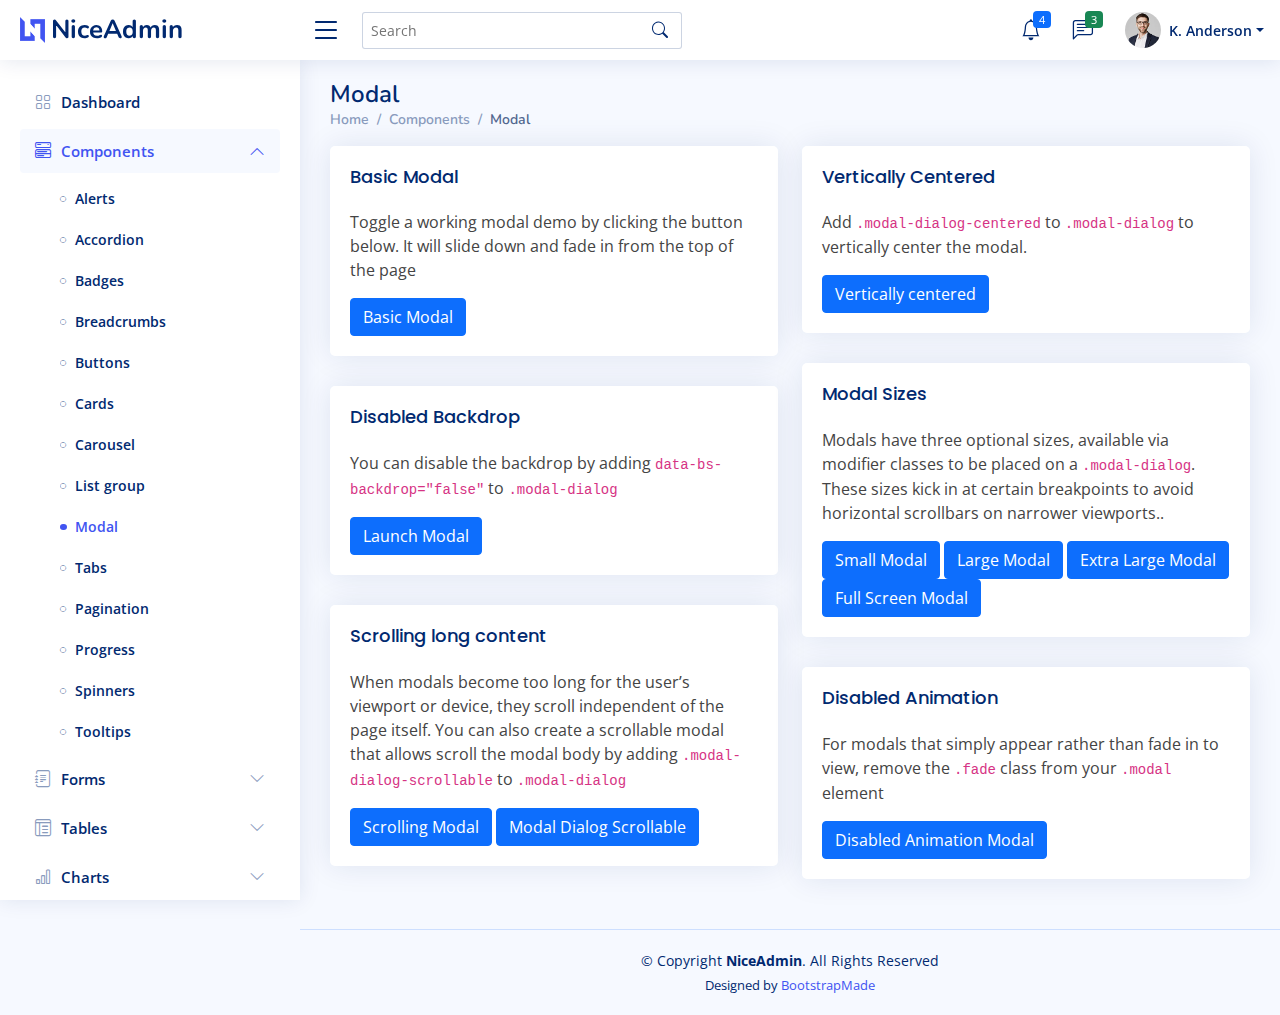
<file: NiceAdmin/components-modal.html>
<!DOCTYPE html>
<html lang="en">

<head>
  <meta charset="utf-8">
  <meta content="width=device-width, initial-scale=1.0" name="viewport">

  <title>Components / Modal - NiceAdmin Bootstrap Template</title>
  <meta content="" name="description">
  <meta content="" name="keywords">

  <!-- Favicons -->
  <link href="assets/img/favicon.png" rel="icon">
  <link href="assets/img/apple-touch-icon.png" rel="apple-touch-icon">

  <!-- Google Fonts -->
  <link href="https://fonts.gstatic.com" rel="preconnect">
  <link href="https://fonts.googleapis.com/css?family=Open+Sans:300,300i,400,400i,600,600i,700,700i|Nunito:300,300i,400,400i,600,600i,700,700i|Poppins:300,300i,400,400i,500,500i,600,600i,700,700i" rel="stylesheet">

  <!-- Vendor CSS Files -->
  <link href="assets/vendor/bootstrap/css/bootstrap.min.css" rel="stylesheet">
  <link href="assets/vendor/bootstrap-icons/bootstrap-icons.css" rel="stylesheet">
  <link href="assets/vendor/remixicon/remixicon.css" rel="stylesheet">
  <link href="assets/vendor/boxicons/css/boxicons.min.css" rel="stylesheet">
  <link href="assets/vendor/quill/quill.snow.css" rel="stylesheet">
  <link href="assets/vendor/quill/quill.bubble.css" rel="stylesheet">
  <link href="assets/vendor/simple-datatables/style.css" rel="stylesheet">

  <!-- Template Main CSS File -->
  <link href="assets/css/style.css" rel="stylesheet">

  <!-- =======================================================
  * Template Name: NiceAdmin - v2.1.0
  * Template URL: https://bootstrapmade.com/nice-admin-bootstrap-admin-html-template/
  * Author: BootstrapMade.com
  * License: https://bootstrapmade.com/license/
  ======================================================== -->
</head>

<body>

  <!-- ======= Header ======= -->
  <header id="header" class="header fixed-top d-flex align-items-center">

    <div class="d-flex align-items-center justify-content-between">
      <a href="index.html" class="logo d-flex align-items-center">
        <img src="assets/img/logo.png" alt="">
        <span class="d-none d-lg-block">NiceAdmin</span>
      </a>
      <i class="bi bi-list toggle-sidebar-btn"></i>
    </div><!-- End Logo -->

    <div class="search-bar">
      <form class="search-form d-flex align-items-center" method="POST" action="#">
        <input type="text" name="query" placeholder="Search" title="Enter search keyword">
        <button type="submit" title="Search"><i class="bi bi-search"></i></button>
      </form>
    </div><!-- End Search Bar -->

    <nav class="header-nav ms-auto">
      <ul class="d-flex align-items-center">

        <li class="nav-item d-block d-lg-none">
          <a class="nav-link nav-icon search-bar-toggle " href="#">
            <i class="bi bi-search"></i>
          </a>
        </li><!-- End Search Icon-->

        <li class="nav-item dropdown">

          <a class="nav-link nav-icon" href="#" data-bs-toggle="dropdown">
            <i class="bi bi-bell"></i>
            <span class="badge bg-primary badge-number">4</span>
          </a><!-- End Notification Icon -->

          <ul class="dropdown-menu dropdown-menu-end dropdown-menu-arrow notifications">
            <li class="dropdown-header">
              You have 4 new notifications
              <a href="#"><span class="badge rounded-pill bg-primary p-2 ms-2">View all</span></a>
            </li>
            <li>
              <hr class="dropdown-divider">
            </li>

            <li class="notification-item">
              <i class="bi bi-exclamation-circle text-warning"></i>
              <div>
                <h4>Lorem Ipsum</h4>
                <p>Quae dolorem earum veritatis oditseno</p>
                <p>30 min. ago</p>
              </div>
            </li>

            <li>
              <hr class="dropdown-divider">
            </li>

            <li class="notification-item">
              <i class="bi bi-x-circle text-danger"></i>
              <div>
                <h4>Atque rerum nesciunt</h4>
                <p>Quae dolorem earum veritatis oditseno</p>
                <p>1 hr. ago</p>
              </div>
            </li>

            <li>
              <hr class="dropdown-divider">
            </li>

            <li class="notification-item">
              <i class="bi bi-check-circle text-success"></i>
              <div>
                <h4>Sit rerum fuga</h4>
                <p>Quae dolorem earum veritatis oditseno</p>
                <p>2 hrs. ago</p>
              </div>
            </li>

            <li>
              <hr class="dropdown-divider">
            </li>

            <li class="notification-item">
              <i class="bi bi-info-circle text-primary"></i>
              <div>
                <h4>Dicta reprehenderit</h4>
                <p>Quae dolorem earum veritatis oditseno</p>
                <p>4 hrs. ago</p>
              </div>
            </li>

            <li>
              <hr class="dropdown-divider">
            </li>
            <li class="dropdown-footer">
              <a href="#">Show all notifications</a>
            </li>

          </ul><!-- End Notification Dropdown Items -->

        </li><!-- End Notification Nav -->

        <li class="nav-item dropdown">

          <a class="nav-link nav-icon" href="#" data-bs-toggle="dropdown">
            <i class="bi bi-chat-left-text"></i>
            <span class="badge bg-success badge-number">3</span>
          </a><!-- End Messages Icon -->

          <ul class="dropdown-menu dropdown-menu-end dropdown-menu-arrow messages">
            <li class="dropdown-header">
              You have 3 new messages
              <a href="#"><span class="badge rounded-pill bg-primary p-2 ms-2">View all</span></a>
            </li>
            <li>
              <hr class="dropdown-divider">
            </li>

            <li class="message-item">
              <a href="#">
                <img src="assets/img/messages-1.jpg" alt="" class="rounded-circle">
                <div>
                  <h4>Maria Hudson</h4>
                  <p>Velit asperiores et ducimus soluta repudiandae labore officia est ut...</p>
                  <p>4 hrs. ago</p>
                </div>
              </a>
            </li>
            <li>
              <hr class="dropdown-divider">
            </li>

            <li class="message-item">
              <a href="#">
                <img src="assets/img/messages-2.jpg" alt="" class="rounded-circle">
                <div>
                  <h4>Anna Nelson</h4>
                  <p>Velit asperiores et ducimus soluta repudiandae labore officia est ut...</p>
                  <p>6 hrs. ago</p>
                </div>
              </a>
            </li>
            <li>
              <hr class="dropdown-divider">
            </li>

            <li class="message-item">
              <a href="#">
                <img src="assets/img/messages-3.jpg" alt="" class="rounded-circle">
                <div>
                  <h4>David Muldon</h4>
                  <p>Velit asperiores et ducimus soluta repudiandae labore officia est ut...</p>
                  <p>8 hrs. ago</p>
                </div>
              </a>
            </li>
            <li>
              <hr class="dropdown-divider">
            </li>

            <li class="dropdown-footer">
              <a href="#">Show all messages</a>
            </li>

          </ul><!-- End Messages Dropdown Items -->

        </li><!-- End Messages Nav -->

        <li class="nav-item dropdown pe-3">

          <a class="nav-link nav-profile d-flex align-items-center pe-0" href="#" data-bs-toggle="dropdown">
            <img src="assets/img/profile-img.jpg" alt="Profile" class="rounded-circle">
            <span class="d-none d-md-block dropdown-toggle ps-2">K. Anderson</span>
          </a><!-- End Profile Iamge Icon -->

          <ul class="dropdown-menu dropdown-menu-end dropdown-menu-arrow profile">
            <li class="dropdown-header">
              <h6>Kevin Anderson</h6>
              <span>Web Designer</span>
            </li>
            <li>
              <hr class="dropdown-divider">
            </li>

            <li>
              <a class="dropdown-item d-flex align-items-center" href="users-profile.html">
                <i class="bi bi-person"></i>
                <span>My Profile</span>
              </a>
            </li>
            <li>
              <hr class="dropdown-divider">
            </li>

            <li>
              <a class="dropdown-item d-flex align-items-center" href="users-profile.html">
                <i class="bi bi-gear"></i>
                <span>Account Settings</span>
              </a>
            </li>
            <li>
              <hr class="dropdown-divider">
            </li>

            <li>
              <a class="dropdown-item d-flex align-items-center" href="pages-faq.html">
                <i class="bi bi-question-circle"></i>
                <span>Need Help?</span>
              </a>
            </li>
            <li>
              <hr class="dropdown-divider">
            </li>

            <li>
              <a class="dropdown-item d-flex align-items-center" href="#">
                <i class="bi bi-box-arrow-right"></i>
                <span>Sign Out</span>
              </a>
            </li>

          </ul><!-- End Profile Dropdown Items -->
        </li><!-- End Profile Nav -->

      </ul>
    </nav><!-- End Icons Navigation -->

  </header><!-- End Header -->

  <!-- ======= Sidebar ======= -->
  <aside id="sidebar" class="sidebar">

    <ul class="sidebar-nav" id="sidebar-nav">

      <li class="nav-item">
        <a class="nav-link collapsed" href="index.html">
          <i class="bi bi-grid"></i>
          <span>Dashboard</span>
        </a>
      </li><!-- End Dashboard Nav -->

      <li class="nav-item">
        <a class="nav-link " data-bs-target="#components-nav" data-bs-toggle="collapse" href="#">
          <i class="bi bi-menu-button-wide"></i><span>Components</span><i class="bi bi-chevron-down ms-auto"></i>
        </a>
        <ul id="components-nav" class="nav-content collapse show" data-bs-parent="#sidebar-nav">
          <li>
            <a href="components-alerts.html">
              <i class="bi bi-circle"></i><span>Alerts</span>
            </a>
          </li>
          <li>
            <a href="components-accordion.html">
              <i class="bi bi-circle"></i><span>Accordion</span>
            </a>
          </li>
          <li>
            <a href="components-badges.html">
              <i class="bi bi-circle"></i><span>Badges</span>
            </a>
          </li>
          <li>
            <a href="components-breadcrumbs.html">
              <i class="bi bi-circle"></i><span>Breadcrumbs</span>
            </a>
          </li>
          <li>
            <a href="components-buttons.html">
              <i class="bi bi-circle"></i><span>Buttons</span>
            </a>
          </li>
          <li>
            <a href="components-cards.html">
              <i class="bi bi-circle"></i><span>Cards</span>
            </a>
          </li>
          <li>
            <a href="components-carousel.html">
              <i class="bi bi-circle"></i><span>Carousel</span>
            </a>
          </li>
          <li>
            <a href="components-list-group.html">
              <i class="bi bi-circle"></i><span>List group</span>
            </a>
          </li>
          <li>
            <a href="components-modal.html" class="active">
              <i class="bi bi-circle"></i><span>Modal</span>
            </a>
          </li>
          <li>
            <a href="components-tabs.html">
              <i class="bi bi-circle"></i><span>Tabs</span>
            </a>
          </li>
          <li>
            <a href="components-pagination.html">
              <i class="bi bi-circle"></i><span>Pagination</span>
            </a>
          </li>
          <li>
            <a href="components-progress.html">
              <i class="bi bi-circle"></i><span>Progress</span>
            </a>
          </li>
          <li>
            <a href="components-spinners.html">
              <i class="bi bi-circle"></i><span>Spinners</span>
            </a>
          </li>
          <li>
            <a href="components-tooltips.html">
              <i class="bi bi-circle"></i><span>Tooltips</span>
            </a>
          </li>
        </ul>
      </li><!-- End Components Nav -->

      <li class="nav-item">
        <a class="nav-link collapsed" data-bs-target="#forms-nav" data-bs-toggle="collapse" href="#">
          <i class="bi bi-journal-text"></i><span>Forms</span><i class="bi bi-chevron-down ms-auto"></i>
        </a>
        <ul id="forms-nav" class="nav-content collapse " data-bs-parent="#sidebar-nav">
          <li>
            <a href="forms-elements.html">
              <i class="bi bi-circle"></i><span>Form Elements</span>
            </a>
          </li>
          <li>
            <a href="forms-layouts.html">
              <i class="bi bi-circle"></i><span>Form Layouts</span>
            </a>
          </li>
          <li>
            <a href="forms-editors.html">
              <i class="bi bi-circle"></i><span>Form Editors</span>
            </a>
          </li>
          <li>
            <a href="forms-validation.html">
              <i class="bi bi-circle"></i><span>Form Validation</span>
            </a>
          </li>
        </ul>
      </li><!-- End Forms Nav -->

      <li class="nav-item">
        <a class="nav-link collapsed" data-bs-target="#tables-nav" data-bs-toggle="collapse" href="#">
          <i class="bi bi-layout-text-window-reverse"></i><span>Tables</span><i class="bi bi-chevron-down ms-auto"></i>
        </a>
        <ul id="tables-nav" class="nav-content collapse " data-bs-parent="#sidebar-nav">
          <li>
            <a href="tables-general.html">
              <i class="bi bi-circle"></i><span>General Tables</span>
            </a>
          </li>
          <li>
            <a href="tables-data.html">
              <i class="bi bi-circle"></i><span>Data Tables</span>
            </a>
          </li>
        </ul>
      </li><!-- End Tables Nav -->

      <li class="nav-item">
        <a class="nav-link collapsed" data-bs-target="#charts-nav" data-bs-toggle="collapse" href="#">
          <i class="bi bi-bar-chart"></i><span>Charts</span><i class="bi bi-chevron-down ms-auto"></i>
        </a>
        <ul id="charts-nav" class="nav-content collapse " data-bs-parent="#sidebar-nav">
          <li>
            <a href="charts-chartjs.html">
              <i class="bi bi-circle"></i><span>Chart.js</span>
            </a>
          </li>
          <li>
            <a href="charts-apexcharts.html">
              <i class="bi bi-circle"></i><span>ApexCharts</span>
            </a>
          </li>
          <li>
            <a href="charts-echarts.html">
              <i class="bi bi-circle"></i><span>ECharts</span>
            </a>
          </li>
        </ul>
      </li><!-- End Charts Nav -->

      <li class="nav-item">
        <a class="nav-link collapsed" data-bs-target="#icons-nav" data-bs-toggle="collapse" href="#">
          <i class="bi bi-gem"></i><span>Icons</span><i class="bi bi-chevron-down ms-auto"></i>
        </a>
        <ul id="icons-nav" class="nav-content collapse " data-bs-parent="#sidebar-nav">
          <li>
            <a href="icons-bootstrap.html">
              <i class="bi bi-circle"></i><span>Bootstrap Icons</span>
            </a>
          </li>
          <li>
            <a href="icons-remix.html">
              <i class="bi bi-circle"></i><span>Remix Icons</span>
            </a>
          </li>
          <li>
            <a href="icons-boxicons.html">
              <i class="bi bi-circle"></i><span>Boxicons</span>
            </a>
          </li>
        </ul>
      </li><!-- End Icons Nav -->

      <li class="nav-heading">Pages</li>

      <li class="nav-item">
        <a class="nav-link collapsed" href="users-profile.html">
          <i class="bi bi-person"></i>
          <span>Profile</span>
        </a>
      </li><!-- End Profile Page Nav -->

      <li class="nav-item">
        <a class="nav-link collapsed" href="pages-faq.html">
          <i class="bi bi-question-circle"></i>
          <span>F.A.Q</span>
        </a>
      </li><!-- End F.A.Q Page Nav -->

      <li class="nav-item">
        <a class="nav-link collapsed" href="pages-contact.html">
          <i class="bi bi-envelope"></i>
          <span>Contact</span>
        </a>
      </li><!-- End Contact Page Nav -->

      <li class="nav-item">
        <a class="nav-link collapsed" href="pages-register.html">
          <i class="bi bi-card-list"></i>
          <span>Register</span>
        </a>
      </li><!-- End Register Page Nav -->

      <li class="nav-item">
        <a class="nav-link collapsed" href="pages-login.html">
          <i class="bi bi-box-arrow-in-right"></i>
          <span>Login</span>
        </a>
      </li><!-- End Login Page Nav -->

      <li class="nav-item">
        <a class="nav-link collapsed" href="pages-error-404.html">
          <i class="bi bi-dash-circle"></i>
          <span>Error 404</span>
        </a>
      </li><!-- End Error 404 Page Nav -->

      <li class="nav-item">
        <a class="nav-link collapsed" href="pages-blank.html">
          <i class="bi bi-file-earmark"></i>
          <span>Blank</span>
        </a>
      </li><!-- End Blank Page Nav -->

    </ul>

  </aside><!-- End Sidebar-->

  <main id="main" class="main">

    <div class="pagetitle">
      <h1>Modal</h1>
      <nav>
        <ol class="breadcrumb">
          <li class="breadcrumb-item"><a href="index.html">Home</a></li>
          <li class="breadcrumb-item">Components</li>
          <li class="breadcrumb-item active">Modal</li>
        </ol>
      </nav>
    </div><!-- End Page Title -->

    <section class="section">
      <div class="row">
        <div class="col-lg-6">

          <div class="card">
            <div class="card-body">
              <h5 class="card-title">Basic Modal</h5>
              <p>Toggle a working modal demo by clicking the button below. It will slide down and fade in from the top of the page</p>

              <!-- Basic Modal -->
              <button type="button" class="btn btn-primary" data-bs-toggle="modal" data-bs-target="#basicModal">
                Basic Modal
              </button>
              <div class="modal fade" id="basicModal" tabindex="-1">
                <div class="modal-dialog">
                  <div class="modal-content">
                    <div class="modal-header">
                      <h5 class="modal-title">Basic Modal</h5>
                      <button type="button" class="btn-close" data-bs-dismiss="modal" aria-label="Close"></button>
                    </div>
                    <div class="modal-body">
                      Non omnis incidunt qui sed occaecati magni asperiores est mollitia. Soluta at et reprehenderit. Placeat autem numquam et fuga numquam. Tempora in facere consequatur sit dolor ipsum. Consequatur nemo amet incidunt est facilis. Dolorem neque recusandae quo sit molestias sint dignissimos.
                    </div>
                    <div class="modal-footer">
                      <button type="button" class="btn btn-secondary" data-bs-dismiss="modal">Close</button>
                      <button type="button" class="btn btn-primary">Save changes</button>
                    </div>
                  </div>
                </div>
              </div><!-- End Basic Modal-->

            </div>
          </div>

          <div class="card">
            <div class="card-body">
              <h5 class="card-title">Disabled Backdrop</h5>
              <p>You can disable the backdrop by adding <code>data-bs-backdrop="false"</code> to <code>.modal-dialog</code></p>

              <!-- Disabled Backdrop Modal -->
              <button type="button" class="btn btn-primary" data-bs-toggle="modal" data-bs-target="#disablebackdrop">
                Launch Modal
              </button>
              <div class="modal fade" id="disablebackdrop" tabindex="-1" data-bs-backdrop="false">
                <div class="modal-dialog">
                  <div class="modal-content">
                    <div class="modal-header">
                      <h5 class="modal-title">Disabled Backdrop</h5>
                      <button type="button" class="btn-close" data-bs-dismiss="modal" aria-label="Close"></button>
                    </div>
                    <div class="modal-body">
                      Non omnis incidunt qui sed occaecati magni asperiores est mollitia. Soluta at et reprehenderit. Placeat autem numquam et fuga numquam. Tempora in facere consequatur sit dolor ipsum. Consequatur nemo amet incidunt est facilis. Dolorem neque recusandae quo sit molestias sint dignissimos.
                    </div>
                    <div class="modal-footer">
                      <button type="button" class="btn btn-secondary" data-bs-dismiss="modal">Close</button>
                      <button type="button" class="btn btn-primary">Save changes</button>
                    </div>
                  </div>
                </div>
              </div><!-- End Disabled Backdrop Modal-->

            </div>
          </div>

          <div class="card">
            <div class="card-body">
              <h5 class="card-title">Scrolling long content</h5>
              <p>When modals become too long for the user’s viewport or device, they scroll independent of the page itself. You can also create a scrollable modal that allows scroll the modal body by adding <code>.modal-dialog-scrollable</code> to <code>.modal-dialog</code></p>

              <!-- Scrolling Modal -->
              <button type="button" class="btn btn-primary" data-bs-toggle="modal" data-bs-target="#scrollingModal">
                Scrolling Modal
              </button>
              <div class="modal fade" id="scrollingModal" tabindex="-1">
                <div class="modal-dialog">
                  <div class="modal-content">
                    <div class="modal-header">
                      <h5 class="modal-title">Scrolling Modal</h5>
                      <button type="button" class="btn-close" data-bs-dismiss="modal" aria-label="Close"></button>
                    </div>
                    <div class="modal-body" style="min-height: 1500px;">
                      Non omnis incidunt qui sed occaecati magni asperiores est mollitia. Soluta at et reprehenderit. Placeat autem numquam et fuga numquam. Tempora in facere consequatur sit dolor ipsum. Consequatur nemo amet incidunt est facilis. Dolorem neque recusandae quo sit molestias sint dignissimos.
                    </div>
                    <div class="modal-footer">
                      <button type="button" class="btn btn-secondary" data-bs-dismiss="modal">Close</button>
                      <button type="button" class="btn btn-primary">Save changes</button>
                    </div>
                  </div>
                </div>
              </div><!-- End Scrolling Modal-->

              <!-- Modal Dialog Scrollable -->
              <button type="button" class="btn btn-primary" data-bs-toggle="modal" data-bs-target="#modalDialogScrollable">
                Modal Dialog Scrollable
              </button>
              <div class="modal fade" id="modalDialogScrollable" tabindex="-1">
                <div class="modal-dialog modal-dialog-scrollable">
                  <div class="modal-content">
                    <div class="modal-header">
                      <h5 class="modal-title">Modal Dialog Scrollable</h5>
                      <button type="button" class="btn-close" data-bs-dismiss="modal" aria-label="Close"></button>
                    </div>
                    <div class="modal-body">
                      Non omnis incidunt qui sed occaecati magni asperiores est mollitia. Soluta at et reprehenderit. Placeat autem numquam et fuga numquam. Tempora in facere consequatur sit dolor ipsum. Consequatur nemo amet incidunt est facilis. Dolorem neque recusandae quo sit molestias sint dignissimos.
                      <br><br><br><br><br><br><br><br><br><br><br><br><br><br><br><br><br><br><br><br><br><br><br><br><br><br><br><br><br><br><br><br><br><br><br><br><br><br><br><br>
                      This content should appear at the bottom after you scroll.
                    </div>
                    <div class="modal-footer">
                      <button type="button" class="btn btn-secondary" data-bs-dismiss="modal">Close</button>
                      <button type="button" class="btn btn-primary">Save changes</button>
                    </div>
                  </div>
                </div>
              </div><!-- End Modal Dialog Scrollable-->

            </div>
          </div>

        </div>

        <div class="col-lg-6">

          <div class="card">
            <div class="card-body">
              <h5 class="card-title">Vertically Centered</h5>
              <p>Add <code>.modal-dialog-centered</code> to <code>.modal-dialog</code> to vertically center the modal.</p>

              <!-- Vertically centered Modal -->
              <button type="button" class="btn btn-primary" data-bs-toggle="modal" data-bs-target="#verticalycentered">
                Vertically centered
              </button>
              <div class="modal fade" id="verticalycentered" tabindex="-1">
                <div class="modal-dialog modal-dialog-centered">
                  <div class="modal-content">
                    <div class="modal-header">
                      <h5 class="modal-title">Vertically Centered</h5>
                      <button type="button" class="btn-close" data-bs-dismiss="modal" aria-label="Close"></button>
                    </div>
                    <div class="modal-body">
                      Non omnis incidunt qui sed occaecati magni asperiores est mollitia. Soluta at et reprehenderit. Placeat autem numquam et fuga numquam. Tempora in facere consequatur sit dolor ipsum. Consequatur nemo amet incidunt est facilis. Dolorem neque recusandae quo sit molestias sint dignissimos.
                    </div>
                    <div class="modal-footer">
                      <button type="button" class="btn btn-secondary" data-bs-dismiss="modal">Close</button>
                      <button type="button" class="btn btn-primary">Save changes</button>
                    </div>
                  </div>
                </div>
              </div><!-- End Vertically centered Modal-->

            </div>
          </div>

          <div class="card">
            <div class="card-body">
              <h5 class="card-title">Modal Sizes</h5>
              <p>Modals have three optional sizes, available via modifier classes to be placed on a <code>.modal-dialog</code>. These sizes kick in at certain breakpoints to avoid horizontal scrollbars on narrower viewports..</p>

              <!-- Small Modal -->
              <button type="button" class="btn btn-primary" data-bs-toggle="modal" data-bs-target="#smallModal">
                Small Modal
              </button>

              <div class="modal fade" id="smallModal" tabindex="-1">
                <div class="modal-dialog modal-sm">
                  <div class="modal-content">
                    <div class="modal-header">
                      <h5 class="modal-title">Small Modal</h5>
                      <button type="button" class="btn-close" data-bs-dismiss="modal" aria-label="Close"></button>
                    </div>
                    <div class="modal-body">
                      Non omnis incidunt qui sed occaecati magni asperiores est mollitia. Soluta at et reprehenderit. Placeat autem numquam et fuga numquam. Tempora in facere consequatur sit dolor ipsum. Consequatur nemo amet incidunt est facilis. Dolorem neque recusandae quo sit molestias sint dignissimos.
                    </div>
                    <div class="modal-footer">
                      <button type="button" class="btn btn-secondary" data-bs-dismiss="modal">Close</button>
                      <button type="button" class="btn btn-primary">Save changes</button>
                    </div>
                  </div>
                </div>
              </div><!-- End Small Modal-->

              <!-- Large Modal -->
              <button type="button" class="btn btn-primary" data-bs-toggle="modal" data-bs-target="#largeModal">
                Large Modal
              </button>

              <div class="modal fade" id="largeModal" tabindex="-1">
                <div class="modal-dialog modal-lg">
                  <div class="modal-content">
                    <div class="modal-header">
                      <h5 class="modal-title">Large Modal</h5>
                      <button type="button" class="btn-close" data-bs-dismiss="modal" aria-label="Close"></button>
                    </div>
                    <div class="modal-body">
                      Non omnis incidunt qui sed occaecati magni asperiores est mollitia. Soluta at et reprehenderit. Placeat autem numquam et fuga numquam. Tempora in facere consequatur sit dolor ipsum. Consequatur nemo amet incidunt est facilis. Dolorem neque recusandae quo sit molestias sint dignissimos.
                    </div>
                    <div class="modal-footer">
                      <button type="button" class="btn btn-secondary" data-bs-dismiss="modal">Close</button>
                      <button type="button" class="btn btn-primary">Save changes</button>
                    </div>
                  </div>
                </div>
              </div><!-- End Large Modal-->

              <!-- Extra Large Modal -->
              <button type="button" class="btn btn-primary" data-bs-toggle="modal" data-bs-target="#ExtralargeModal">
                Extra Large Modal
              </button>

              <div class="modal fade" id="ExtralargeModal" tabindex="-1">
                <div class="modal-dialog modal-xl">
                  <div class="modal-content">
                    <div class="modal-header">
                      <h5 class="modal-title">Extra Large Modal</h5>
                      <button type="button" class="btn-close" data-bs-dismiss="modal" aria-label="Close"></button>
                    </div>
                    <div class="modal-body">
                      Non omnis incidunt qui sed occaecati magni asperiores est mollitia. Soluta at et reprehenderit. Placeat autem numquam et fuga numquam. Tempora in facere consequatur sit dolor ipsum. Consequatur nemo amet incidunt est facilis. Dolorem neque recusandae quo sit molestias sint dignissimos.
                    </div>
                    <div class="modal-footer">
                      <button type="button" class="btn btn-secondary" data-bs-dismiss="modal">Close</button>
                      <button type="button" class="btn btn-primary">Save changes</button>
                    </div>
                  </div>
                </div>
              </div><!-- End Extra Large Modal-->

              <!-- Full Screen Modal -->
              <button type="button" class="btn btn-primary" data-bs-toggle="modal" data-bs-target="#fullscreenModal">
                Full Screen Modal
              </button>

              <div class="modal fade" id="fullscreenModal" tabindex="-1">
                <div class="modal-dialog modal-fullscreen">
                  <div class="modal-content">
                    <div class="modal-header">
                      <h5 class="modal-title">Full Screen Modal</h5>
                      <button type="button" class="btn-close" data-bs-dismiss="modal" aria-label="Close"></button>
                    </div>
                    <div class="modal-body">
                      Non omnis incidunt qui sed occaecati magni asperiores est mollitia. Soluta at et reprehenderit. Placeat autem numquam et fuga numquam. Tempora in facere consequatur sit dolor ipsum. Consequatur nemo amet incidunt est facilis. Dolorem neque recusandae quo sit molestias sint dignissimos.
                    </div>
                    <div class="modal-footer">
                      <button type="button" class="btn btn-secondary" data-bs-dismiss="modal">Close</button>
                      <button type="button" class="btn btn-primary">Save changes</button>
                    </div>
                  </div>
                </div>
              </div><!-- End Full Screen Modal-->

            </div>
          </div>

          <div class="card">
            <div class="card-body">
              <h5 class="card-title">Disabled Animation</h5>
              <p>For modals that simply appear rather than fade in to view, remove the <code>.fade</code> class from your <code>.modal</code> element </p>

              <!-- Disabled Animation Modal -->
              <button type="button" class="btn btn-primary" data-bs-toggle="modal" data-bs-target="#disabledAnimation">
                Disabled Animation Modal
              </button>
              <div class="modal" id="disabledAnimation" tabindex="-1">
                <div class="modal-dialog">
                  <div class="modal-content">
                    <div class="modal-header">
                      <h5 class="modal-title">Disabled Animation Modal</h5>
                      <button type="button" class="btn-close" data-bs-dismiss="modal" aria-label="Close"></button>
                    </div>
                    <div class="modal-body">
                      Non omnis incidunt qui sed occaecati magni asperiores est mollitia. Soluta at et reprehenderit. Placeat autem numquam et fuga numquam. Tempora in facere consequatur sit dolor ipsum. Consequatur nemo amet incidunt est facilis. Dolorem neque recusandae quo sit molestias sint dignissimos.
                    </div>
                    <div class="modal-footer">
                      <button type="button" class="btn btn-secondary" data-bs-dismiss="modal">Close</button>
                      <button type="button" class="btn btn-primary">Save changes</button>
                    </div>
                  </div>
                </div>
              </div><!-- End Disabled Animation Modal-->

            </div>
          </div>

        </div>
      </div>
    </section>

  </main><!-- End #main -->

  <!-- ======= Footer ======= -->
  <footer id="footer" class="footer">
    <div class="copyright">
      &copy; Copyright <strong><span>NiceAdmin</span></strong>. All Rights Reserved
    </div>
    <div class="credits">
      <!-- All the links in the footer should remain intact. -->
      <!-- You can delete the links only if you purchased the pro version. -->
      <!-- Licensing information: https://bootstrapmade.com/license/ -->
      <!-- Purchase the pro version with working PHP/AJAX contact form: https://bootstrapmade.com/nice-admin-bootstrap-admin-html-template/ -->
      Designed by <a href="https://bootstrapmade.com/">BootstrapMade</a>
    </div>
  </footer><!-- End Footer -->

  <a href="#" class="back-to-top d-flex align-items-center justify-content-center"><i class="bi bi-arrow-up-short"></i></a>

  <!-- Vendor JS Files -->
  <script src="assets/vendor/bootstrap/js/bootstrap.bundle.js"></script>
  <script src="assets/vendor/php-email-form/validate.js"></script>
  <script src="assets/vendor/quill/quill.min.js"></script>
  <script src="assets/vendor/tinymce/tinymce.min.js"></script>
  <script src="assets/vendor/simple-datatables/simple-datatables.js"></script>
  <script src="assets/vendor/chart.js/chart.min.js"></script>
  <script src="assets/vendor/apexcharts/apexcharts.min.js"></script>
  <script src="assets/vendor/echarts/echarts.min.js"></script>

  <!-- Template Main JS File -->
  <script src="assets/js/main.js"></script>

</body>

</html>
</file>
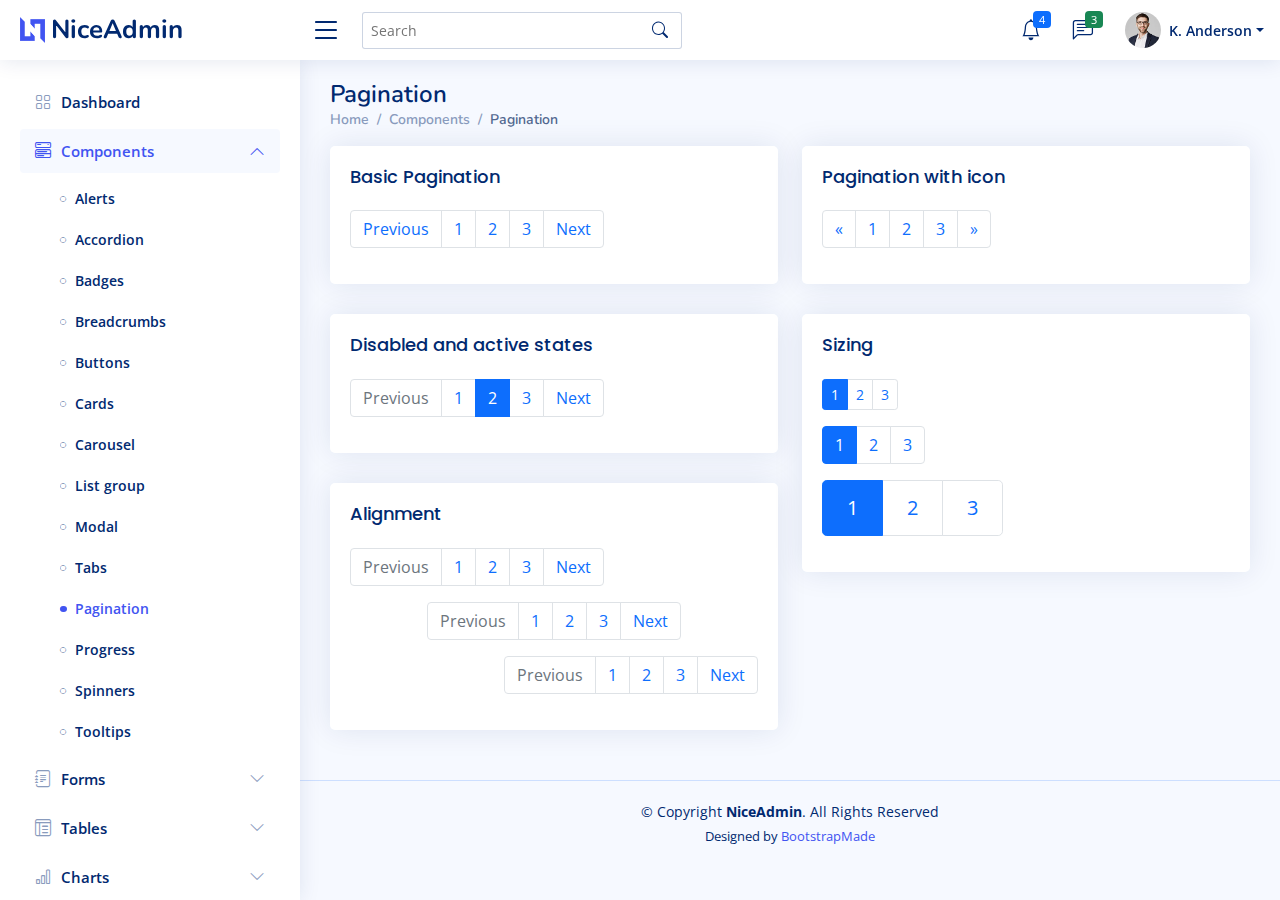
<file: NiceAdmin/components-pagination.html>
<!DOCTYPE html>
<html lang="en">

<head>
  <meta charset="utf-8">
  <meta content="width=device-width, initial-scale=1.0" name="viewport">

  <title>Components / Pagination - NiceAdmin Bootstrap Template</title>
  <meta content="" name="description">
  <meta content="" name="keywords">

  <!-- Favicons -->
  <link href="assets/img/favicon.png" rel="icon">
  <link href="assets/img/apple-touch-icon.png" rel="apple-touch-icon">

  <!-- Google Fonts -->
  <link href="https://fonts.gstatic.com" rel="preconnect">
  <link href="https://fonts.googleapis.com/css?family=Open+Sans:300,300i,400,400i,600,600i,700,700i|Nunito:300,300i,400,400i,600,600i,700,700i|Poppins:300,300i,400,400i,500,500i,600,600i,700,700i" rel="stylesheet">

  <!-- Vendor CSS Files -->
  <link href="assets/vendor/bootstrap/css/bootstrap.min.css" rel="stylesheet">
  <link href="assets/vendor/bootstrap-icons/bootstrap-icons.css" rel="stylesheet">
  <link href="assets/vendor/remixicon/remixicon.css" rel="stylesheet">
  <link href="assets/vendor/boxicons/css/boxicons.min.css" rel="stylesheet">
  <link href="assets/vendor/quill/quill.snow.css" rel="stylesheet">
  <link href="assets/vendor/quill/quill.bubble.css" rel="stylesheet">
  <link href="assets/vendor/simple-datatables/style.css" rel="stylesheet">

  <!-- Template Main CSS File -->
  <link href="assets/css/style.css" rel="stylesheet">

  <!-- =======================================================
  * Template Name: NiceAdmin - v2.1.0
  * Template URL: https://bootstrapmade.com/nice-admin-bootstrap-admin-html-template/
  * Author: BootstrapMade.com
  * License: https://bootstrapmade.com/license/
  ======================================================== -->
</head>

<body>

  <!-- ======= Header ======= -->
  <header id="header" class="header fixed-top d-flex align-items-center">

    <div class="d-flex align-items-center justify-content-between">
      <a href="index.html" class="logo d-flex align-items-center">
        <img src="assets/img/logo.png" alt="">
        <span class="d-none d-lg-block">NiceAdmin</span>
      </a>
      <i class="bi bi-list toggle-sidebar-btn"></i>
    </div><!-- End Logo -->

    <div class="search-bar">
      <form class="search-form d-flex align-items-center" method="POST" action="#">
        <input type="text" name="query" placeholder="Search" title="Enter search keyword">
        <button type="submit" title="Search"><i class="bi bi-search"></i></button>
      </form>
    </div><!-- End Search Bar -->

    <nav class="header-nav ms-auto">
      <ul class="d-flex align-items-center">

        <li class="nav-item d-block d-lg-none">
          <a class="nav-link nav-icon search-bar-toggle " href="#">
            <i class="bi bi-search"></i>
          </a>
        </li><!-- End Search Icon-->

        <li class="nav-item dropdown">

          <a class="nav-link nav-icon" href="#" data-bs-toggle="dropdown">
            <i class="bi bi-bell"></i>
            <span class="badge bg-primary badge-number">4</span>
          </a><!-- End Notification Icon -->

          <ul class="dropdown-menu dropdown-menu-end dropdown-menu-arrow notifications">
            <li class="dropdown-header">
              You have 4 new notifications
              <a href="#"><span class="badge rounded-pill bg-primary p-2 ms-2">View all</span></a>
            </li>
            <li>
              <hr class="dropdown-divider">
            </li>

            <li class="notification-item">
              <i class="bi bi-exclamation-circle text-warning"></i>
              <div>
                <h4>Lorem Ipsum</h4>
                <p>Quae dolorem earum veritatis oditseno</p>
                <p>30 min. ago</p>
              </div>
            </li>

            <li>
              <hr class="dropdown-divider">
            </li>

            <li class="notification-item">
              <i class="bi bi-x-circle text-danger"></i>
              <div>
                <h4>Atque rerum nesciunt</h4>
                <p>Quae dolorem earum veritatis oditseno</p>
                <p>1 hr. ago</p>
              </div>
            </li>

            <li>
              <hr class="dropdown-divider">
            </li>

            <li class="notification-item">
              <i class="bi bi-check-circle text-success"></i>
              <div>
                <h4>Sit rerum fuga</h4>
                <p>Quae dolorem earum veritatis oditseno</p>
                <p>2 hrs. ago</p>
              </div>
            </li>

            <li>
              <hr class="dropdown-divider">
            </li>

            <li class="notification-item">
              <i class="bi bi-info-circle text-primary"></i>
              <div>
                <h4>Dicta reprehenderit</h4>
                <p>Quae dolorem earum veritatis oditseno</p>
                <p>4 hrs. ago</p>
              </div>
            </li>

            <li>
              <hr class="dropdown-divider">
            </li>
            <li class="dropdown-footer">
              <a href="#">Show all notifications</a>
            </li>

          </ul><!-- End Notification Dropdown Items -->

        </li><!-- End Notification Nav -->

        <li class="nav-item dropdown">

          <a class="nav-link nav-icon" href="#" data-bs-toggle="dropdown">
            <i class="bi bi-chat-left-text"></i>
            <span class="badge bg-success badge-number">3</span>
          </a><!-- End Messages Icon -->

          <ul class="dropdown-menu dropdown-menu-end dropdown-menu-arrow messages">
            <li class="dropdown-header">
              You have 3 new messages
              <a href="#"><span class="badge rounded-pill bg-primary p-2 ms-2">View all</span></a>
            </li>
            <li>
              <hr class="dropdown-divider">
            </li>

            <li class="message-item">
              <a href="#">
                <img src="assets/img/messages-1.jpg" alt="" class="rounded-circle">
                <div>
                  <h4>Maria Hudson</h4>
                  <p>Velit asperiores et ducimus soluta repudiandae labore officia est ut...</p>
                  <p>4 hrs. ago</p>
                </div>
              </a>
            </li>
            <li>
              <hr class="dropdown-divider">
            </li>

            <li class="message-item">
              <a href="#">
                <img src="assets/img/messages-2.jpg" alt="" class="rounded-circle">
                <div>
                  <h4>Anna Nelson</h4>
                  <p>Velit asperiores et ducimus soluta repudiandae labore officia est ut...</p>
                  <p>6 hrs. ago</p>
                </div>
              </a>
            </li>
            <li>
              <hr class="dropdown-divider">
            </li>

            <li class="message-item">
              <a href="#">
                <img src="assets/img/messages-3.jpg" alt="" class="rounded-circle">
                <div>
                  <h4>David Muldon</h4>
                  <p>Velit asperiores et ducimus soluta repudiandae labore officia est ut...</p>
                  <p>8 hrs. ago</p>
                </div>
              </a>
            </li>
            <li>
              <hr class="dropdown-divider">
            </li>

            <li class="dropdown-footer">
              <a href="#">Show all messages</a>
            </li>

          </ul><!-- End Messages Dropdown Items -->

        </li><!-- End Messages Nav -->

        <li class="nav-item dropdown pe-3">

          <a class="nav-link nav-profile d-flex align-items-center pe-0" href="#" data-bs-toggle="dropdown">
            <img src="assets/img/profile-img.jpg" alt="Profile" class="rounded-circle">
            <span class="d-none d-md-block dropdown-toggle ps-2">K. Anderson</span>
          </a><!-- End Profile Iamge Icon -->

          <ul class="dropdown-menu dropdown-menu-end dropdown-menu-arrow profile">
            <li class="dropdown-header">
              <h6>Kevin Anderson</h6>
              <span>Web Designer</span>
            </li>
            <li>
              <hr class="dropdown-divider">
            </li>

            <li>
              <a class="dropdown-item d-flex align-items-center" href="users-profile.html">
                <i class="bi bi-person"></i>
                <span>My Profile</span>
              </a>
            </li>
            <li>
              <hr class="dropdown-divider">
            </li>

            <li>
              <a class="dropdown-item d-flex align-items-center" href="users-profile.html">
                <i class="bi bi-gear"></i>
                <span>Account Settings</span>
              </a>
            </li>
            <li>
              <hr class="dropdown-divider">
            </li>

            <li>
              <a class="dropdown-item d-flex align-items-center" href="pages-faq.html">
                <i class="bi bi-question-circle"></i>
                <span>Need Help?</span>
              </a>
            </li>
            <li>
              <hr class="dropdown-divider">
            </li>

            <li>
              <a class="dropdown-item d-flex align-items-center" href="#">
                <i class="bi bi-box-arrow-right"></i>
                <span>Sign Out</span>
              </a>
            </li>

          </ul><!-- End Profile Dropdown Items -->
        </li><!-- End Profile Nav -->

      </ul>
    </nav><!-- End Icons Navigation -->

  </header><!-- End Header -->

  <!-- ======= Sidebar ======= -->
  <aside id="sidebar" class="sidebar">

    <ul class="sidebar-nav" id="sidebar-nav">

      <li class="nav-item">
        <a class="nav-link collapsed" href="index.html">
          <i class="bi bi-grid"></i>
          <span>Dashboard</span>
        </a>
      </li><!-- End Dashboard Nav -->

      <li class="nav-item">
        <a class="nav-link " data-bs-target="#components-nav" data-bs-toggle="collapse" href="#">
          <i class="bi bi-menu-button-wide"></i><span>Components</span><i class="bi bi-chevron-down ms-auto"></i>
        </a>
        <ul id="components-nav" class="nav-content collapse show" data-bs-parent="#sidebar-nav">
          <li>
            <a href="components-alerts.html">
              <i class="bi bi-circle"></i><span>Alerts</span>
            </a>
          </li>
          <li>
            <a href="components-accordion.html">
              <i class="bi bi-circle"></i><span>Accordion</span>
            </a>
          </li>
          <li>
            <a href="components-badges.html">
              <i class="bi bi-circle"></i><span>Badges</span>
            </a>
          </li>
          <li>
            <a href="components-breadcrumbs.html">
              <i class="bi bi-circle"></i><span>Breadcrumbs</span>
            </a>
          </li>
          <li>
            <a href="components-buttons.html">
              <i class="bi bi-circle"></i><span>Buttons</span>
            </a>
          </li>
          <li>
            <a href="components-cards.html">
              <i class="bi bi-circle"></i><span>Cards</span>
            </a>
          </li>
          <li>
            <a href="components-carousel.html">
              <i class="bi bi-circle"></i><span>Carousel</span>
            </a>
          </li>
          <li>
            <a href="components-list-group.html">
              <i class="bi bi-circle"></i><span>List group</span>
            </a>
          </li>
          <li>
            <a href="components-modal.html">
              <i class="bi bi-circle"></i><span>Modal</span>
            </a>
          </li>
          <li>
            <a href="components-tabs.html">
              <i class="bi bi-circle"></i><span>Tabs</span>
            </a>
          </li>
          <li>
            <a href="components-pagination.html" class="active">
              <i class="bi bi-circle"></i><span>Pagination</span>
            </a>
          </li>
          <li>
            <a href="components-progress.html">
              <i class="bi bi-circle"></i><span>Progress</span>
            </a>
          </li>
          <li>
            <a href="components-spinners.html">
              <i class="bi bi-circle"></i><span>Spinners</span>
            </a>
          </li>
          <li>
            <a href="components-tooltips.html">
              <i class="bi bi-circle"></i><span>Tooltips</span>
            </a>
          </li>
        </ul>
      </li><!-- End Components Nav -->

      <li class="nav-item">
        <a class="nav-link collapsed" data-bs-target="#forms-nav" data-bs-toggle="collapse" href="#">
          <i class="bi bi-journal-text"></i><span>Forms</span><i class="bi bi-chevron-down ms-auto"></i>
        </a>
        <ul id="forms-nav" class="nav-content collapse " data-bs-parent="#sidebar-nav">
          <li>
            <a href="forms-elements.html">
              <i class="bi bi-circle"></i><span>Form Elements</span>
            </a>
          </li>
          <li>
            <a href="forms-layouts.html">
              <i class="bi bi-circle"></i><span>Form Layouts</span>
            </a>
          </li>
          <li>
            <a href="forms-editors.html">
              <i class="bi bi-circle"></i><span>Form Editors</span>
            </a>
          </li>
          <li>
            <a href="forms-validation.html">
              <i class="bi bi-circle"></i><span>Form Validation</span>
            </a>
          </li>
        </ul>
      </li><!-- End Forms Nav -->

      <li class="nav-item">
        <a class="nav-link collapsed" data-bs-target="#tables-nav" data-bs-toggle="collapse" href="#">
          <i class="bi bi-layout-text-window-reverse"></i><span>Tables</span><i class="bi bi-chevron-down ms-auto"></i>
        </a>
        <ul id="tables-nav" class="nav-content collapse " data-bs-parent="#sidebar-nav">
          <li>
            <a href="tables-general.html">
              <i class="bi bi-circle"></i><span>General Tables</span>
            </a>
          </li>
          <li>
            <a href="tables-data.html">
              <i class="bi bi-circle"></i><span>Data Tables</span>
            </a>
          </li>
        </ul>
      </li><!-- End Tables Nav -->

      <li class="nav-item">
        <a class="nav-link collapsed" data-bs-target="#charts-nav" data-bs-toggle="collapse" href="#">
          <i class="bi bi-bar-chart"></i><span>Charts</span><i class="bi bi-chevron-down ms-auto"></i>
        </a>
        <ul id="charts-nav" class="nav-content collapse " data-bs-parent="#sidebar-nav">
          <li>
            <a href="charts-chartjs.html">
              <i class="bi bi-circle"></i><span>Chart.js</span>
            </a>
          </li>
          <li>
            <a href="charts-apexcharts.html">
              <i class="bi bi-circle"></i><span>ApexCharts</span>
            </a>
          </li>
          <li>
            <a href="charts-echarts.html">
              <i class="bi bi-circle"></i><span>ECharts</span>
            </a>
          </li>
        </ul>
      </li><!-- End Charts Nav -->

      <li class="nav-item">
        <a class="nav-link collapsed" data-bs-target="#icons-nav" data-bs-toggle="collapse" href="#">
          <i class="bi bi-gem"></i><span>Icons</span><i class="bi bi-chevron-down ms-auto"></i>
        </a>
        <ul id="icons-nav" class="nav-content collapse " data-bs-parent="#sidebar-nav">
          <li>
            <a href="icons-bootstrap.html">
              <i class="bi bi-circle"></i><span>Bootstrap Icons</span>
            </a>
          </li>
          <li>
            <a href="icons-remix.html">
              <i class="bi bi-circle"></i><span>Remix Icons</span>
            </a>
          </li>
          <li>
            <a href="icons-boxicons.html">
              <i class="bi bi-circle"></i><span>Boxicons</span>
            </a>
          </li>
        </ul>
      </li><!-- End Icons Nav -->

      <li class="nav-heading">Pages</li>

      <li class="nav-item">
        <a class="nav-link collapsed" href="users-profile.html">
          <i class="bi bi-person"></i>
          <span>Profile</span>
        </a>
      </li><!-- End Profile Page Nav -->

      <li class="nav-item">
        <a class="nav-link collapsed" href="pages-faq.html">
          <i class="bi bi-question-circle"></i>
          <span>F.A.Q</span>
        </a>
      </li><!-- End F.A.Q Page Nav -->

      <li class="nav-item">
        <a class="nav-link collapsed" href="pages-contact.html">
          <i class="bi bi-envelope"></i>
          <span>Contact</span>
        </a>
      </li><!-- End Contact Page Nav -->

      <li class="nav-item">
        <a class="nav-link collapsed" href="pages-register.html">
          <i class="bi bi-card-list"></i>
          <span>Register</span>
        </a>
      </li><!-- End Register Page Nav -->

      <li class="nav-item">
        <a class="nav-link collapsed" href="pages-login.html">
          <i class="bi bi-box-arrow-in-right"></i>
          <span>Login</span>
        </a>
      </li><!-- End Login Page Nav -->

      <li class="nav-item">
        <a class="nav-link collapsed" href="pages-error-404.html">
          <i class="bi bi-dash-circle"></i>
          <span>Error 404</span>
        </a>
      </li><!-- End Error 404 Page Nav -->

      <li class="nav-item">
        <a class="nav-link collapsed" href="pages-blank.html">
          <i class="bi bi-file-earmark"></i>
          <span>Blank</span>
        </a>
      </li><!-- End Blank Page Nav -->

    </ul>

  </aside><!-- End Sidebar-->

  <main id="main" class="main">

    <div class="pagetitle">
      <h1>Pagination</h1>
      <nav>
        <ol class="breadcrumb">
          <li class="breadcrumb-item"><a href="index.html">Home</a></li>
          <li class="breadcrumb-item">Components</li>
          <li class="breadcrumb-item active">Pagination</li>
        </ol>
      </nav>
    </div><!-- End Page Title -->

    <section class="section">
      <div class="row">
        <div class="col-lg-6">

          <div class="card">
            <div class="card-body">
              <h5 class="card-title">Basic Pagination</h5>

              <!-- Basic Pagination -->
              <nav aria-label="Page navigation example">
                <ul class="pagination">
                  <li class="page-item"><a class="page-link" href="#">Previous</a></li>
                  <li class="page-item"><a class="page-link" href="#">1</a></li>
                  <li class="page-item"><a class="page-link" href="#">2</a></li>
                  <li class="page-item"><a class="page-link" href="#">3</a></li>
                  <li class="page-item"><a class="page-link" href="#">Next</a></li>
                </ul>
              </nav><!-- End Basic Pagination -->

            </div>
          </div>

          <div class="card">
            <div class="card-body">
              <h5 class="card-title">Disabled and active states</h5>

              <!-- Disabled and active states -->
              <nav aria-label="...">
                <ul class="pagination">
                  <li class="page-item disabled">
                    <a class="page-link" href="#" tabindex="-1" aria-disabled="true">Previous</a>
                  </li>
                  <li class="page-item"><a class="page-link" href="#">1</a></li>
                  <li class="page-item active" aria-current="page">
                    <a class="page-link" href="#">2</a>
                  </li>
                  <li class="page-item"><a class="page-link" href="#">3</a></li>
                  <li class="page-item">
                    <a class="page-link" href="#">Next</a>
                  </li>
                </ul>
              </nav><!-- End Disabled and active states -->

            </div>
          </div>

          <div class="card">
            <div class="card-body">
              <h5 class="card-title">Alignment</h5>

              <!-- Left/Start Pagination -->
              <nav aria-label="Page navigation example">
                <ul class="pagination">
                  <li class="page-item disabled">
                    <a class="page-link" href="#" tabindex="-1" aria-disabled="true">Previous</a>
                  </li>
                  <li class="page-item"><a class="page-link" href="#">1</a></li>
                  <li class="page-item"><a class="page-link" href="#">2</a></li>
                  <li class="page-item"><a class="page-link" href="#">3</a></li>
                  <li class="page-item">
                    <a class="page-link" href="#">Next</a>
                  </li>
                </ul>
              </nav><!-- End Left/Start Pagination -->

              <!-- Centered Pagination -->
              <nav aria-label="Page navigation example">
                <ul class="pagination justify-content-center">
                  <li class="page-item disabled">
                    <a class="page-link" href="#" tabindex="-1" aria-disabled="true">Previous</a>
                  </li>
                  <li class="page-item"><a class="page-link" href="#">1</a></li>
                  <li class="page-item"><a class="page-link" href="#">2</a></li>
                  <li class="page-item"><a class="page-link" href="#">3</a></li>
                  <li class="page-item">
                    <a class="page-link" href="#">Next</a>
                  </li>
                </ul>
              </nav><!-- End Centered Pagination -->

              <!-- Right/End Aligned Pagination -->
              <nav aria-label="Page navigation example">
                <ul class="pagination justify-content-end">
                  <li class="page-item disabled">
                    <a class="page-link" href="#" tabindex="-1" aria-disabled="true">Previous</a>
                  </li>
                  <li class="page-item"><a class="page-link" href="#">1</a></li>
                  <li class="page-item"><a class="page-link" href="#">2</a></li>
                  <li class="page-item"><a class="page-link" href="#">3</a></li>
                  <li class="page-item">
                    <a class="page-link" href="#">Next</a>
                  </li>
                </ul>
              </nav><!-- End Right/End Aligned Pagination -->

            </div>
          </div>

        </div>

        <div class="col-lg-6">

          <div class="card">
            <div class="card-body">
              <h5 class="card-title">Pagination with icon</h5>

              <!-- Pagination with icons -->
              <nav aria-label="Page navigation example">
                <ul class="pagination">
                  <li class="page-item">
                    <a class="page-link" href="#" aria-label="Previous">
                      <span aria-hidden="true">&laquo;</span>
                    </a>
                  </li>
                  <li class="page-item"><a class="page-link" href="#">1</a></li>
                  <li class="page-item"><a class="page-link" href="#">2</a></li>
                  <li class="page-item"><a class="page-link" href="#">3</a></li>
                  <li class="page-item">
                    <a class="page-link" href="#" aria-label="Next">
                      <span aria-hidden="true">&raquo;</span>
                    </a>
                  </li>
                </ul>
              </nav><!-- End Pagination with icons -->

            </div>
          </div>

          <div class="card">
            <div class="card-body">
              <h5 class="card-title">Sizing</h5>

              <!-- Small Sizing -->
              <nav aria-label="...">
                <ul class="pagination pagination-sm">
                  <li class="page-item active" aria-current="page">
                    <span class="page-link">1</span>
                  </li>
                  <li class="page-item"><a class="page-link" href="#">2</a></li>
                  <li class="page-item"><a class="page-link" href="#">3</a></li>
                </ul>
              </nav><!-- End Small Sizing -->

              <!-- Normal Sizing -->
              <nav aria-label="...">
                <ul class="pagination">
                  <li class="page-item active" aria-current="page">
                    <span class="page-link">1</span>
                  </li>
                  <li class="page-item"><a class="page-link" href="#">2</a></li>
                  <li class="page-item"><a class="page-link" href="#">3</a></li>
                </ul>
              </nav><!-- End Normal Sizing -->

              <!-- Large Sizing -->
              <nav aria-label="...">
                <ul class="pagination pagination-lg">
                  <li class="page-item active" aria-current="page">
                    <span class="page-link">1</span>
                  </li>
                  <li class="page-item"><a class="page-link" href="#">2</a></li>
                  <li class="page-item"><a class="page-link" href="#">3</a></li>
                </ul>
              </nav><!-- End Large Sizing -->

            </div>
          </div>

        </div>
      </div>
    </section>

  </main><!-- End #main -->

  <!-- ======= Footer ======= -->
  <footer id="footer" class="footer">
    <div class="copyright">
      &copy; Copyright <strong><span>NiceAdmin</span></strong>. All Rights Reserved
    </div>
    <div class="credits">
      <!-- All the links in the footer should remain intact. -->
      <!-- You can delete the links only if you purchased the pro version. -->
      <!-- Licensing information: https://bootstrapmade.com/license/ -->
      <!-- Purchase the pro version with working PHP/AJAX contact form: https://bootstrapmade.com/nice-admin-bootstrap-admin-html-template/ -->
      Designed by <a href="https://bootstrapmade.com/">BootstrapMade</a>
    </div>
  </footer><!-- End Footer -->

  <a href="#" class="back-to-top d-flex align-items-center justify-content-center"><i class="bi bi-arrow-up-short"></i></a>

  <!-- Vendor JS Files -->
  <script src="assets/vendor/bootstrap/js/bootstrap.bundle.js"></script>
  <script src="assets/vendor/php-email-form/validate.js"></script>
  <script src="assets/vendor/quill/quill.min.js"></script>
  <script src="assets/vendor/tinymce/tinymce.min.js"></script>
  <script src="assets/vendor/simple-datatables/simple-datatables.js"></script>
  <script src="assets/vendor/chart.js/chart.min.js"></script>
  <script src="assets/vendor/apexcharts/apexcharts.min.js"></script>
  <script src="assets/vendor/echarts/echarts.min.js"></script>

  <!-- Template Main JS File -->
  <script src="assets/js/main.js"></script>

</body>

</html>
</file>
<file: NiceAdmin/assets/vendor/quill/quill.snow.css>
/*!
 * Quill Editor v1.3.7
 * https://quilljs.com/
 * Copyright (c) 2014, Jason Chen
 * Copyright (c) 2013, salesforce.com
 */
.ql-container {
  box-sizing: border-box;
  font-family: Helvetica, Arial, sans-serif;
  font-size: 13px;
  height: 100%;
  margin: 0px;
  position: relative;
}
.ql-container.ql-disabled .ql-tooltip {
  visibility: hidden;
}
.ql-container.ql-disabled .ql-editor ul[data-checked] > li::before {
  pointer-events: none;
}
.ql-clipboard {
  left: -100000px;
  height: 1px;
  overflow-y: hidden;
  position: absolute;
  top: 50%;
}
.ql-clipboard p {
  margin: 0;
  padding: 0;
}
.ql-editor {
  box-sizing: border-box;
  line-height: 1.42;
  height: 100%;
  outline: none;
  overflow-y: auto;
  padding: 12px 15px;
  tab-size: 4;
  -moz-tab-size: 4;
  text-align: left;
  white-space: pre-wrap;
  word-wrap: break-word;
}
.ql-editor > * {
  cursor: text;
}
.ql-editor p,
.ql-editor ol,
.ql-editor ul,
.ql-editor pre,
.ql-editor blockquote,
.ql-editor h1,
.ql-editor h2,
.ql-editor h3,
.ql-editor h4,
.ql-editor h5,
.ql-editor h6 {
  margin: 0;
  padding: 0;
  counter-reset: list-1 list-2 list-3 list-4 list-5 list-6 list-7 list-8 list-9;
}
.ql-editor ol,
.ql-editor ul {
  padding-left: 1.5em;
}
.ql-editor ol > li,
.ql-editor ul > li {
  list-style-type: none;
}
.ql-editor ul > li::before {
  content: '\2022';
}
.ql-editor ul[data-checked=true],
.ql-editor ul[data-checked=false] {
  pointer-events: none;
}
.ql-editor ul[data-checked=true] > li *,
.ql-editor ul[data-checked=false] > li * {
  pointer-events: all;
}
.ql-editor ul[data-checked=true] > li::before,
.ql-editor ul[data-checked=false] > li::before {
  color: #777;
  cursor: pointer;
  pointer-events: all;
}
.ql-editor ul[data-checked=true] > li::before {
  content: '\2611';
}
.ql-editor ul[data-checked=false] > li::before {
  content: '\2610';
}
.ql-editor li::before {
  display: inline-block;
  white-space: nowrap;
  width: 1.2em;
}
.ql-editor li:not(.ql-direction-rtl)::before {
  margin-left: -1.5em;
  margin-right: 0.3em;
  text-align: right;
}
.ql-editor li.ql-direction-rtl::before {
  margin-left: 0.3em;
  margin-right: -1.5em;
}
.ql-editor ol li:not(.ql-direction-rtl),
.ql-editor ul li:not(.ql-direction-rtl) {
  padding-left: 1.5em;
}
.ql-editor ol li.ql-direction-rtl,
.ql-editor ul li.ql-direction-rtl {
  padding-right: 1.5em;
}
.ql-editor ol li {
  counter-reset: list-1 list-2 list-3 list-4 list-5 list-6 list-7 list-8 list-9;
  counter-increment: list-0;
}
.ql-editor ol li:before {
  content: counter(list-0, decimal) '. ';
}
.ql-editor ol li.ql-indent-1 {
  counter-increment: list-1;
}
.ql-editor ol li.ql-indent-1:before {
  content: counter(list-1, lower-alpha) '. ';
}
.ql-editor ol li.ql-indent-1 {
  counter-reset: list-2 list-3 list-4 list-5 list-6 list-7 list-8 list-9;
}
.ql-editor ol li.ql-indent-2 {
  counter-increment: list-2;
}
.ql-editor ol li.ql-indent-2:before {
  content: counter(list-2, lower-roman) '. ';
}
.ql-editor ol li.ql-indent-2 {
  counter-reset: list-3 list-4 list-5 list-6 list-7 list-8 list-9;
}
.ql-editor ol li.ql-indent-3 {
  counter-increment: list-3;
}
.ql-editor ol li.ql-indent-3:before {
  content: counter(list-3, decimal) '. ';
}
.ql-editor ol li.ql-indent-3 {
  counter-reset: list-4 list-5 list-6 list-7 list-8 list-9;
}
.ql-editor ol li.ql-indent-4 {
  counter-increment: list-4;
}
.ql-editor ol li.ql-indent-4:before {
  content: counter(list-4, lower-alpha) '. ';
}
.ql-editor ol li.ql-indent-4 {
  counter-reset: list-5 list-6 list-7 list-8 list-9;
}
.ql-editor ol li.ql-indent-5 {
  counter-increment: list-5;
}
.ql-editor ol li.ql-indent-5:before {
  content: counter(list-5, lower-roman) '. ';
}
.ql-editor ol li.ql-indent-5 {
  counter-reset: list-6 list-7 list-8 list-9;
}
.ql-editor ol li.ql-indent-6 {
  counter-increment: list-6;
}
.ql-editor ol li.ql-indent-6:before {
  content: counter(list-6, decimal) '. ';
}
.ql-editor ol li.ql-indent-6 {
  counter-reset: list-7 list-8 list-9;
}
.ql-editor ol li.ql-indent-7 {
  counter-increment: list-7;
}
.ql-editor ol li.ql-indent-7:before {
  content: counter(list-7, lower-alpha) '. ';
}
.ql-editor ol li.ql-indent-7 {
  counter-reset: list-8 list-9;
}
.ql-editor ol li.ql-indent-8 {
  counter-increment: list-8;
}
.ql-editor ol li.ql-indent-8:before {
  content: counter(list-8, lower-roman) '. ';
}
.ql-editor ol li.ql-indent-8 {
  counter-reset: list-9;
}
.ql-editor ol li.ql-indent-9 {
  counter-increment: list-9;
}
.ql-editor ol li.ql-indent-9:before {
  content: counter(list-9, decimal) '. ';
}
.ql-editor .ql-indent-1:not(.ql-direction-rtl) {
  padding-left: 3em;
}
.ql-editor li.ql-indent-1:not(.ql-direction-rtl) {
  padding-left: 4.5em;
}
.ql-editor .ql-indent-1.ql-direction-rtl.ql-align-right {
  padding-right: 3em;
}
.ql-editor li.ql-indent-1.ql-direction-rtl.ql-align-right {
  padding-right: 4.5em;
}
.ql-editor .ql-indent-2:not(.ql-direction-rtl) {
  padding-left: 6em;
}
.ql-editor li.ql-indent-2:not(.ql-direction-rtl) {
  padding-left: 7.5em;
}
.ql-editor .ql-indent-2.ql-direction-rtl.ql-align-right {
  padding-right: 6em;
}
.ql-editor li.ql-indent-2.ql-direction-rtl.ql-align-right {
  padding-right: 7.5em;
}
.ql-editor .ql-indent-3:not(.ql-direction-rtl) {
  padding-left: 9em;
}
.ql-editor li.ql-indent-3:not(.ql-direction-rtl) {
  padding-left: 10.5em;
}
.ql-editor .ql-indent-3.ql-direction-rtl.ql-align-right {
  padding-right: 9em;
}
.ql-editor li.ql-indent-3.ql-direction-rtl.ql-align-right {
  padding-right: 10.5em;
}
.ql-editor .ql-indent-4:not(.ql-direction-rtl) {
  padding-left: 12em;
}
.ql-editor li.ql-indent-4:not(.ql-direction-rtl) {
  padding-left: 13.5em;
}
.ql-editor .ql-indent-4.ql-direction-rtl.ql-align-right {
  padding-right: 12em;
}
.ql-editor li.ql-indent-4.ql-direction-rtl.ql-align-right {
  padding-right: 13.5em;
}
.ql-editor .ql-indent-5:not(.ql-direction-rtl) {
  padding-left: 15em;
}
.ql-editor li.ql-indent-5:not(.ql-direction-rtl) {
  padding-left: 16.5em;
}
.ql-editor .ql-indent-5.ql-direction-rtl.ql-align-right {
  padding-right: 15em;
}
.ql-editor li.ql-indent-5.ql-direction-rtl.ql-align-right {
  padding-right: 16.5em;
}
.ql-editor .ql-indent-6:not(.ql-direction-rtl) {
  padding-left: 18em;
}
.ql-editor li.ql-indent-6:not(.ql-direction-rtl) {
  padding-left: 19.5em;
}
.ql-editor .ql-indent-6.ql-direction-rtl.ql-align-right {
  padding-right: 18em;
}
.ql-editor li.ql-indent-6.ql-direction-rtl.ql-align-right {
  padding-right: 19.5em;
}
.ql-editor .ql-indent-7:not(.ql-direction-rtl) {
  padding-left: 21em;
}
.ql-editor li.ql-indent-7:not(.ql-direction-rtl) {
  padding-left: 22.5em;
}
.ql-editor .ql-indent-7.ql-direction-rtl.ql-align-right {
  padding-right: 21em;
}
.ql-editor li.ql-indent-7.ql-direction-rtl.ql-align-right {
  padding-right: 22.5em;
}
.ql-editor .ql-indent-8:not(.ql-direction-rtl) {
  padding-left: 24em;
}
.ql-editor li.ql-indent-8:not(.ql-direction-rtl) {
  padding-left: 25.5em;
}
.ql-editor .ql-indent-8.ql-direction-rtl.ql-align-right {
  padding-right: 24em;
}
.ql-editor li.ql-indent-8.ql-direction-rtl.ql-align-right {
  padding-right: 25.5em;
}
.ql-editor .ql-indent-9:not(.ql-direction-rtl) {
  padding-left: 27em;
}
.ql-editor li.ql-indent-9:not(.ql-direction-rtl) {
  padding-left: 28.5em;
}
.ql-editor .ql-indent-9.ql-direction-rtl.ql-align-right {
  padding-right: 27em;
}
.ql-editor li.ql-indent-9.ql-direction-rtl.ql-align-right {
  padding-right: 28.5em;
}
.ql-editor .ql-video {
  display: block;
  max-width: 100%;
}
.ql-editor .ql-video.ql-align-center {
  margin: 0 auto;
}
.ql-editor .ql-video.ql-align-right {
  margin: 0 0 0 auto;
}
.ql-editor .ql-bg-black {
  background-color: #000;
}
.ql-editor .ql-bg-red {
  background-color: #e60000;
}
.ql-editor .ql-bg-orange {
  background-color: #f90;
}
.ql-editor .ql-bg-yellow {
  background-color: #ff0;
}
.ql-editor .ql-bg-green {
  background-color: #008a00;
}
.ql-editor .ql-bg-blue {
  background-color: #06c;
}
.ql-editor .ql-bg-purple {
  background-color: #93f;
}
.ql-editor .ql-color-white {
  color: #fff;
}
.ql-editor .ql-color-red {
  color: #e60000;
}
.ql-editor .ql-color-orange {
  color: #f90;
}
.ql-editor .ql-color-yellow {
  color: #ff0;
}
.ql-editor .ql-color-green {
  color: #008a00;
}
.ql-editor .ql-color-blue {
  color: #06c;
}
.ql-editor .ql-color-purple {
  color: #93f;
}
.ql-editor .ql-font-serif {
  font-family: Georgia, Times New Roman, serif;
}
.ql-editor .ql-font-monospace {
  font-family: Monaco, Courier New, monospace;
}
.ql-editor .ql-size-small {
  font-size: 0.75em;
}
.ql-editor .ql-size-large {
  font-size: 1.5em;
}
.ql-editor .ql-size-huge {
  font-size: 2.5em;
}
.ql-editor .ql-direction-rtl {
  direction: rtl;
  text-align: inherit;
}
.ql-editor .ql-align-center {
  text-align: center;
}
.ql-editor .ql-align-justify {
  text-align: justify;
}
.ql-editor .ql-align-right {
  text-align: right;
}
.ql-editor.ql-blank::before {
  color: rgba(0,0,0,0.6);
  content: attr(data-placeholder);
  font-style: italic;
  left: 15px;
  pointer-events: none;
  position: absolute;
  right: 15px;
}
.ql-snow.ql-toolbar:after,
.ql-snow .ql-toolbar:after {
  clear: both;
  content: '';
  display: table;
}
.ql-snow.ql-toolbar button,
.ql-snow .ql-toolbar button {
  background: none;
  border: none;
  cursor: pointer;
  display: inline-block;
  float: left;
  height: 24px;
  padding: 3px 5px;
  width: 28px;
}
.ql-snow.ql-toolbar button svg,
.ql-snow .ql-toolbar button svg {
  float: left;
  height: 100%;
}
.ql-snow.ql-toolbar button:active:hover,
.ql-snow .ql-toolbar button:active:hover {
  outline: none;
}
.ql-snow.ql-toolbar input.ql-image[type=file],
.ql-snow .ql-toolbar input.ql-image[type=file] {
  display: none;
}
.ql-snow.ql-toolbar button:hover,
.ql-snow .ql-toolbar button:hover,
.ql-snow.ql-toolbar button:focus,
.ql-snow .ql-toolbar button:focus,
.ql-snow.ql-toolbar button.ql-active,
.ql-snow .ql-toolbar button.ql-active,
.ql-snow.ql-toolbar .ql-picker-label:hover,
.ql-snow .ql-toolbar .ql-picker-label:hover,
.ql-snow.ql-toolbar .ql-picker-label.ql-active,
.ql-snow .ql-toolbar .ql-picker-label.ql-active,
.ql-snow.ql-toolbar .ql-picker-item:hover,
.ql-snow .ql-toolbar .ql-picker-item:hover,
.ql-snow.ql-toolbar .ql-picker-item.ql-selected,
.ql-snow .ql-toolbar .ql-picker-item.ql-selected {
  color: #06c;
}
.ql-snow.ql-toolbar button:hover .ql-fill,
.ql-snow .ql-toolbar button:hover .ql-fill,
.ql-snow.ql-toolbar button:focus .ql-fill,
.ql-snow .ql-toolbar button:focus .ql-fill,
.ql-snow.ql-toolbar button.ql-active .ql-fill,
.ql-snow .ql-toolbar button.ql-active .ql-fill,
.ql-snow.ql-toolbar .ql-picker-label:hover .ql-fill,
.ql-snow .ql-toolbar .ql-picker-label:hover .ql-fill,
.ql-snow.ql-toolbar .ql-picker-label.ql-active .ql-fill,
.ql-snow .ql-toolbar .ql-picker-label.ql-active .ql-fill,
.ql-snow.ql-toolbar .ql-picker-item:hover .ql-fill,
.ql-snow .ql-toolbar .ql-picker-item:hover .ql-fill,
.ql-snow.ql-toolbar .ql-picker-item.ql-selected .ql-fill,
.ql-snow .ql-toolbar .ql-picker-item.ql-selected .ql-fill,
.ql-snow.ql-toolbar button:hover .ql-stroke.ql-fill,
.ql-snow .ql-toolbar button:hover .ql-stroke.ql-fill,
.ql-snow.ql-toolbar button:focus .ql-stroke.ql-fill,
.ql-snow .ql-toolbar button:focus .ql-stroke.ql-fill,
.ql-snow.ql-toolbar button.ql-active .ql-stroke.ql-fill,
.ql-snow .ql-toolbar button.ql-active .ql-stroke.ql-fill,
.ql-snow.ql-toolbar .ql-picker-label:hover .ql-stroke.ql-fill,
.ql-snow .ql-toolbar .ql-picker-label:hover .ql-stroke.ql-fill,
.ql-snow.ql-toolbar .ql-picker-label.ql-active .ql-stroke.ql-fill,
.ql-snow .ql-toolbar .ql-picker-label.ql-active .ql-stroke.ql-fill,
.ql-snow.ql-toolbar .ql-picker-item:hover .ql-stroke.ql-fill,
.ql-snow .ql-toolbar .ql-picker-item:hover .ql-stroke.ql-fill,
.ql-snow.ql-toolbar .ql-picker-item.ql-selected .ql-stroke.ql-fill,
.ql-snow .ql-toolbar .ql-picker-item.ql-selected .ql-stroke.ql-fill {
  fill: #06c;
}
.ql-snow.ql-toolbar button:hover .ql-stroke,
.ql-snow .ql-toolbar button:hover .ql-stroke,
.ql-snow.ql-toolbar button:focus .ql-stroke,
.ql-snow .ql-toolbar button:focus .ql-stroke,
.ql-snow.ql-toolbar button.ql-active .ql-stroke,
.ql-snow .ql-toolbar button.ql-active .ql-stroke,
.ql-snow.ql-toolbar .ql-picker-label:hover .ql-stroke,
.ql-snow .ql-toolbar .ql-picker-label:hover .ql-stroke,
.ql-snow.ql-toolbar .ql-picker-label.ql-active .ql-stroke,
.ql-snow .ql-toolbar .ql-picker-label.ql-active .ql-stroke,
.ql-snow.ql-toolbar .ql-picker-item:hover .ql-stroke,
.ql-snow .ql-toolbar .ql-picker-item:hover .ql-stroke,
.ql-snow.ql-toolbar .ql-picker-item.ql-selected .ql-stroke,
.ql-snow .ql-toolbar .ql-picker-item.ql-selected .ql-stroke,
.ql-snow.ql-toolbar button:hover .ql-stroke-miter,
.ql-snow .ql-toolbar button:hover .ql-stroke-miter,
.ql-snow.ql-toolbar button:focus .ql-stroke-miter,
.ql-snow .ql-toolbar button:focus .ql-stroke-miter,
.ql-snow.ql-toolbar button.ql-active .ql-stroke-miter,
.ql-snow .ql-toolbar button.ql-active .ql-stroke-miter,
.ql-snow.ql-toolbar .ql-picker-label:hover .ql-stroke-miter,
.ql-snow .ql-toolbar .ql-picker-label:hover .ql-stroke-miter,
.ql-snow.ql-toolbar .ql-picker-label.ql-active .ql-stroke-miter,
.ql-snow .ql-toolbar .ql-picker-label.ql-active .ql-stroke-miter,
.ql-snow.ql-toolbar .ql-picker-item:hover .ql-stroke-miter,
.ql-snow .ql-toolbar .ql-picker-item:hover .ql-stroke-miter,
.ql-snow.ql-toolbar .ql-picker-item.ql-selected .ql-stroke-miter,
.ql-snow .ql-toolbar .ql-picker-item.ql-selected .ql-stroke-miter {
  stroke: #06c;
}
@media (pointer: coarse) {
  .ql-snow.ql-toolbar button:hover:not(.ql-active),
  .ql-snow .ql-toolbar button:hover:not(.ql-active) {
    color: #444;
  }
  .ql-snow.ql-toolbar button:hover:not(.ql-active) .ql-fill,
  .ql-snow .ql-toolbar button:hover:not(.ql-active) .ql-fill,
  .ql-snow.ql-toolbar button:hover:not(.ql-active) .ql-stroke.ql-fill,
  .ql-snow .ql-toolbar button:hover:not(.ql-active) .ql-stroke.ql-fill {
    fill: #444;
  }
  .ql-snow.ql-toolbar button:hover:not(.ql-active) .ql-stroke,
  .ql-snow .ql-toolbar button:hover:not(.ql-active) .ql-stroke,
  .ql-snow.ql-toolbar button:hover:not(.ql-active) .ql-stroke-miter,
  .ql-snow .ql-toolbar button:hover:not(.ql-active) .ql-stroke-miter {
    stroke: #444;
  }
}
.ql-snow {
  box-sizing: border-box;
}
.ql-snow * {
  box-sizing: border-box;
}
.ql-snow .ql-hidden {
  display: none;
}
.ql-snow .ql-out-bottom,
.ql-snow .ql-out-top {
  visibility: hidden;
}
.ql-snow .ql-tooltip {
  position: absolute;
  transform: translateY(10px);
}
.ql-snow .ql-tooltip a {
  cursor: pointer;
  text-decoration: none;
}
.ql-snow .ql-tooltip.ql-flip {
  transform: translateY(-10px);
}
.ql-snow .ql-formats {
  display: inline-block;
  vertical-align: middle;
}
.ql-snow .ql-formats:after {
  clear: both;
  content: '';
  display: table;
}
.ql-snow .ql-stroke {
  fill: none;
  stroke: #444;
  stroke-linecap: round;
  stroke-linejoin: round;
  stroke-width: 2;
}
.ql-snow .ql-stroke-miter {
  fill: none;
  stroke: #444;
  stroke-miterlimit: 10;
  stroke-width: 2;
}
.ql-snow .ql-fill,
.ql-snow .ql-stroke.ql-fill {
  fill: #444;
}
.ql-snow .ql-empty {
  fill: none;
}
.ql-snow .ql-even {
  fill-rule: evenodd;
}
.ql-snow .ql-thin,
.ql-snow .ql-stroke.ql-thin {
  stroke-width: 1;
}
.ql-snow .ql-transparent {
  opacity: 0.4;
}
.ql-snow .ql-direction svg:last-child {
  display: none;
}
.ql-snow .ql-direction.ql-active svg:last-child {
  display: inline;
}
.ql-snow .ql-direction.ql-active svg:first-child {
  display: none;
}
.ql-snow .ql-editor h1 {
  font-size: 2em;
}
.ql-snow .ql-editor h2 {
  font-size: 1.5em;
}
.ql-snow .ql-editor h3 {
  font-size: 1.17em;
}
.ql-snow .ql-editor h4 {
  font-size: 1em;
}
.ql-snow .ql-editor h5 {
  font-size: 0.83em;
}
.ql-snow .ql-editor h6 {
  font-size: 0.67em;
}
.ql-snow .ql-editor a {
  text-decoration: underline;
}
.ql-snow .ql-editor blockquote {
  border-left: 4px solid #ccc;
  margin-bottom: 5px;
  margin-top: 5px;
  padding-left: 16px;
}
.ql-snow .ql-editor code,
.ql-snow .ql-editor pre {
  background-color: #f0f0f0;
  border-radius: 3px;
}
.ql-snow .ql-editor pre {
  white-space: pre-wrap;
  margin-bottom: 5px;
  margin-top: 5px;
  padding: 5px 10px;
}
.ql-snow .ql-editor code {
  font-size: 85%;
  padding: 2px 4px;
}
.ql-snow .ql-editor pre.ql-syntax {
  background-color: #23241f;
  color: #f8f8f2;
  overflow: visible;
}
.ql-snow .ql-editor img {
  max-width: 100%;
}
.ql-snow .ql-picker {
  color: #444;
  display: inline-block;
  float: left;
  font-size: 14px;
  font-weight: 500;
  height: 24px;
  position: relative;
  vertical-align: middle;
}
.ql-snow .ql-picker-label {
  cursor: pointer;
  display: inline-block;
  height: 100%;
  padding-left: 8px;
  padding-right: 2px;
  position: relative;
  width: 100%;
}
.ql-snow .ql-picker-label::before {
  display: inline-block;
  line-height: 22px;
}
.ql-snow .ql-picker-options {
  background-color: #fff;
  display: none;
  min-width: 100%;
  padding: 4px 8px;
  position: absolute;
  white-space: nowrap;
}
.ql-snow .ql-picker-options .ql-picker-item {
  cursor: pointer;
  display: block;
  padding-bottom: 5px;
  padding-top: 5px;
}
.ql-snow .ql-picker.ql-expanded .ql-picker-label {
  color: #ccc;
  z-index: 2;
}
.ql-snow .ql-picker.ql-expanded .ql-picker-label .ql-fill {
  fill: #ccc;
}
.ql-snow .ql-picker.ql-expanded .ql-picker-label .ql-stroke {
  stroke: #ccc;
}
.ql-snow .ql-picker.ql-expanded .ql-picker-options {
  display: block;
  margin-top: -1px;
  top: 100%;
  z-index: 1;
}
.ql-snow .ql-color-picker,
.ql-snow .ql-icon-picker {
  width: 28px;
}
.ql-snow .ql-color-picker .ql-picker-label,
.ql-snow .ql-icon-picker .ql-picker-label {
  padding: 2px 4px;
}
.ql-snow .ql-color-picker .ql-picker-label svg,
.ql-snow .ql-icon-picker .ql-picker-label svg {
  right: 4px;
}
.ql-snow .ql-icon-picker .ql-picker-options {
  padding: 4px 0px;
}
.ql-snow .ql-icon-picker .ql-picker-item {
  height: 24px;
  width: 24px;
  padding: 2px 4px;
}
.ql-snow .ql-color-picker .ql-picker-options {
  padding: 3px 5px;
  width: 152px;
}
.ql-snow .ql-color-picker .ql-picker-item {
  border: 1px solid transparent;
  float: left;
  height: 16px;
  margin: 2px;
  padding: 0px;
  width: 16px;
}
.ql-snow .ql-picker:not(.ql-color-picker):not(.ql-icon-picker) svg {
  position: absolute;
  margin-top: -9px;
  right: 0;
  top: 50%;
  width: 18px;
}
.ql-snow .ql-picker.ql-header .ql-picker-label[data-label]:not([data-label=''])::before,
.ql-snow .ql-picker.ql-font .ql-picker-label[data-label]:not([data-label=''])::before,
.ql-snow .ql-picker.ql-size .ql-picker-label[data-label]:not([data-label=''])::before,
.ql-snow .ql-picker.ql-header .ql-picker-item[data-label]:not([data-label=''])::before,
.ql-snow .ql-picker.ql-font .ql-picker-item[data-label]:not([data-label=''])::before,
.ql-snow .ql-picker.ql-size .ql-picker-item[data-label]:not([data-label=''])::before {
  content: attr(data-label);
}
.ql-snow .ql-picker.ql-header {
  width: 98px;
}
.ql-snow .ql-picker.ql-header .ql-picker-label::before,
.ql-snow .ql-picker.ql-header .ql-picker-item::before {
  content: 'Normal';
}
.ql-snow .ql-picker.ql-header .ql-picker-label[data-value="1"]::before,
.ql-snow .ql-picker.ql-header .ql-picker-item[data-value="1"]::before {
  content: 'Heading 1';
}
.ql-snow .ql-picker.ql-header .ql-picker-label[data-value="2"]::before,
.ql-snow .ql-picker.ql-header .ql-picker-item[data-value="2"]::before {
  content: 'Heading 2';
}
.ql-snow .ql-picker.ql-header .ql-picker-label[data-value="3"]::before,
.ql-snow .ql-picker.ql-header .ql-picker-item[data-value="3"]::before {
  content: 'Heading 3';
}
.ql-snow .ql-picker.ql-header .ql-picker-label[data-value="4"]::before,
.ql-snow .ql-picker.ql-header .ql-picker-item[data-value="4"]::before {
  content: 'Heading 4';
}
.ql-snow .ql-picker.ql-header .ql-picker-label[data-value="5"]::before,
.ql-snow .ql-picker.ql-header .ql-picker-item[data-value="5"]::before {
  content: 'Heading 5';
}
.ql-snow .ql-picker.ql-header .ql-picker-label[data-value="6"]::before,
.ql-snow .ql-picker.ql-header .ql-picker-item[data-value="6"]::before {
  content: 'Heading 6';
}
.ql-snow .ql-picker.ql-header .ql-picker-item[data-value="1"]::before {
  font-size: 2em;
}
.ql-snow .ql-picker.ql-header .ql-picker-item[data-value="2"]::before {
  font-size: 1.5em;
}
.ql-snow .ql-picker.ql-header .ql-picker-item[data-value="3"]::before {
  font-size: 1.17em;
}
.ql-snow .ql-picker.ql-header .ql-picker-item[data-value="4"]::before {
  font-size: 1em;
}
.ql-snow .ql-picker.ql-header .ql-picker-item[data-value="5"]::before {
  font-size: 0.83em;
}
.ql-snow .ql-picker.ql-header .ql-picker-item[data-value="6"]::before {
  font-size: 0.67em;
}
.ql-snow .ql-picker.ql-font {
  width: 108px;
}
.ql-snow .ql-picker.ql-font .ql-picker-label::before,
.ql-snow .ql-picker.ql-font .ql-picker-item::before {
  content: 'Sans Serif';
}
.ql-snow .ql-picker.ql-font .ql-picker-label[data-value=serif]::before,
.ql-snow .ql-picker.ql-font .ql-picker-item[data-value=serif]::before {
  content: 'Serif';
}
.ql-snow .ql-picker.ql-font .ql-picker-label[data-value=monospace]::before,
.ql-snow .ql-picker.ql-font .ql-picker-item[data-value=monospace]::before {
  content: 'Monospace';
}
.ql-snow .ql-picker.ql-font .ql-picker-item[data-value=serif]::before {
  font-family: Georgia, Times New Roman, serif;
}
.ql-snow .ql-picker.ql-font .ql-picker-item[data-value=monospace]::before {
  font-family: Monaco, Courier New, monospace;
}
.ql-snow .ql-picker.ql-size {
  width: 98px;
}
.ql-snow .ql-picker.ql-size .ql-picker-label::before,
.ql-snow .ql-picker.ql-size .ql-picker-item::before {
  content: 'Normal';
}
.ql-snow .ql-picker.ql-size .ql-picker-label[data-value=small]::before,
.ql-snow .ql-picker.ql-size .ql-picker-item[data-value=small]::before {
  content: 'Small';
}
.ql-snow .ql-picker.ql-size .ql-picker-label[data-value=large]::before,
.ql-snow .ql-picker.ql-size .ql-picker-item[data-value=large]::before {
  content: 'Large';
}
.ql-snow .ql-picker.ql-size .ql-picker-label[data-value=huge]::before,
.ql-snow .ql-picker.ql-size .ql-picker-item[data-value=huge]::before {
  content: 'Huge';
}
.ql-snow .ql-picker.ql-size .ql-picker-item[data-value=small]::before {
  font-size: 10px;
}
.ql-snow .ql-picker.ql-size .ql-picker-item[data-value=large]::before {
  font-size: 18px;
}
.ql-snow .ql-picker.ql-size .ql-picker-item[data-value=huge]::before {
  font-size: 32px;
}
.ql-snow .ql-color-picker.ql-background .ql-picker-item {
  background-color: #fff;
}
.ql-snow .ql-color-picker.ql-color .ql-picker-item {
  background-color: #000;
}
.ql-toolbar.ql-snow {
  border: 1px solid #ccc;
  box-sizing: border-box;
  font-family: 'Helvetica Neue', 'Helvetica', 'Arial', sans-serif;
  padding: 8px;
}
.ql-toolbar.ql-snow .ql-formats {
  margin-right: 15px;
}
.ql-toolbar.ql-snow .ql-picker-label {
  border: 1px solid transparent;
}
.ql-toolbar.ql-snow .ql-picker-options {
  border: 1px solid transparent;
  box-shadow: rgba(0,0,0,0.2) 0 2px 8px;
}
.ql-toolbar.ql-snow .ql-picker.ql-expanded .ql-picker-label {
  border-color: #ccc;
}
.ql-toolbar.ql-snow .ql-picker.ql-expanded .ql-picker-options {
  border-color: #ccc;
}
.ql-toolbar.ql-snow .ql-color-picker .ql-picker-item.ql-selected,
.ql-toolbar.ql-snow .ql-color-picker .ql-picker-item:hover {
  border-color: #000;
}
.ql-toolbar.ql-snow + .ql-container.ql-snow {
  border-top: 0px;
}
.ql-snow .ql-tooltip {
  background-color: #fff;
  border: 1px solid #ccc;
  box-shadow: 0px 0px 5px #ddd;
  color: #444;
  padding: 5px 12px;
  white-space: nowrap;
}
.ql-snow .ql-tooltip::before {
  content: "Visit URL:";
  line-height: 26px;
  margin-right: 8px;
}
.ql-snow .ql-tooltip input[type=text] {
  display: none;
  border: 1px solid #ccc;
  font-size: 13px;
  height: 26px;
  margin: 0px;
  padding: 3px 5px;
  width: 170px;
}
.ql-snow .ql-tooltip a.ql-preview {
  display: inline-block;
  max-width: 200px;
  overflow-x: hidden;
  text-overflow: ellipsis;
  vertical-align: top;
}
.ql-snow .ql-tooltip a.ql-action::after {
  border-right: 1px solid #ccc;
  content: 'Edit';
  margin-left: 16px;
  padding-right: 8px;
}
.ql-snow .ql-tooltip a.ql-remove::before {
  content: 'Remove';
  margin-left: 8px;
}
.ql-snow .ql-tooltip a {
  line-height: 26px;
}
.ql-snow .ql-tooltip.ql-editing a.ql-preview,
.ql-snow .ql-tooltip.ql-editing a.ql-remove {
  display: none;
}
.ql-snow .ql-tooltip.ql-editing input[type=text] {
  display: inline-block;
}
.ql-snow .ql-tooltip.ql-editing a.ql-action::after {
  border-right: 0px;
  content: 'Save';
  padding-right: 0px;
}
.ql-snow .ql-tooltip[data-mode=link]::before {
  content: "Enter link:";
}
.ql-snow .ql-tooltip[data-mode=formula]::before {
  content: "Enter formula:";
}
.ql-snow .ql-tooltip[data-mode=video]::before {
  content: "Enter video:";
}
.ql-snow a {
  color: #06c;
}
.ql-container.ql-snow {
  border: 1px solid #ccc;
}
</file>
<file: NiceAdmin/assets/vendor/quill/quill.bubble.css>
/*!
 * Quill Editor v1.3.7
 * https://quilljs.com/
 * Copyright (c) 2014, Jason Chen
 * Copyright (c) 2013, salesforce.com
 */
.ql-container {
  box-sizing: border-box;
  font-family: Helvetica, Arial, sans-serif;
  font-size: 13px;
  height: 100%;
  margin: 0px;
  position: relative;
}
.ql-container.ql-disabled .ql-tooltip {
  visibility: hidden;
}
.ql-container.ql-disabled .ql-editor ul[data-checked] > li::before {
  pointer-events: none;
}
.ql-clipboard {
  left: -100000px;
  height: 1px;
  overflow-y: hidden;
  position: absolute;
  top: 50%;
}
.ql-clipboard p {
  margin: 0;
  padding: 0;
}
.ql-editor {
  box-sizing: border-box;
  line-height: 1.42;
  height: 100%;
  outline: none;
  overflow-y: auto;
  padding: 12px 15px;
  tab-size: 4;
  -moz-tab-size: 4;
  text-align: left;
  white-space: pre-wrap;
  word-wrap: break-word;
}
.ql-editor > * {
  cursor: text;
}
.ql-editor p,
.ql-editor ol,
.ql-editor ul,
.ql-editor pre,
.ql-editor blockquote,
.ql-editor h1,
.ql-editor h2,
.ql-editor h3,
.ql-editor h4,
.ql-editor h5,
.ql-editor h6 {
  margin: 0;
  padding: 0;
  counter-reset: list-1 list-2 list-3 list-4 list-5 list-6 list-7 list-8 list-9;
}
.ql-editor ol,
.ql-editor ul {
  padding-left: 1.5em;
}
.ql-editor ol > li,
.ql-editor ul > li {
  list-style-type: none;
}
.ql-editor ul > li::before {
  content: '\2022';
}
.ql-editor ul[data-checked=true],
.ql-editor ul[data-checked=false] {
  pointer-events: none;
}
.ql-editor ul[data-checked=true] > li *,
.ql-editor ul[data-checked=false] > li * {
  pointer-events: all;
}
.ql-editor ul[data-checked=true] > li::before,
.ql-editor ul[data-checked=false] > li::before {
  color: #777;
  cursor: pointer;
  pointer-events: all;
}
.ql-editor ul[data-checked=true] > li::before {
  content: '\2611';
}
.ql-editor ul[data-checked=false] > li::before {
  content: '\2610';
}
.ql-editor li::before {
  display: inline-block;
  white-space: nowrap;
  width: 1.2em;
}
.ql-editor li:not(.ql-direction-rtl)::before {
  margin-left: -1.5em;
  margin-right: 0.3em;
  text-align: right;
}
.ql-editor li.ql-direction-rtl::before {
  margin-left: 0.3em;
  margin-right: -1.5em;
}
.ql-editor ol li:not(.ql-direction-rtl),
.ql-editor ul li:not(.ql-direction-rtl) {
  padding-left: 1.5em;
}
.ql-editor ol li.ql-direction-rtl,
.ql-editor ul li.ql-direction-rtl {
  padding-right: 1.5em;
}
.ql-editor ol li {
  counter-reset: list-1 list-2 list-3 list-4 list-5 list-6 list-7 list-8 list-9;
  counter-increment: list-0;
}
.ql-editor ol li:before {
  content: counter(list-0, decimal) '. ';
}
.ql-editor ol li.ql-indent-1 {
  counter-increment: list-1;
}
.ql-editor ol li.ql-indent-1:before {
  content: counter(list-1, lower-alpha) '. ';
}
.ql-editor ol li.ql-indent-1 {
  counter-reset: list-2 list-3 list-4 list-5 list-6 list-7 list-8 list-9;
}
.ql-editor ol li.ql-indent-2 {
  counter-increment: list-2;
}
.ql-editor ol li.ql-indent-2:before {
  content: counter(list-2, lower-roman) '. ';
}
.ql-editor ol li.ql-indent-2 {
  counter-reset: list-3 list-4 list-5 list-6 list-7 list-8 list-9;
}
.ql-editor ol li.ql-indent-3 {
  counter-increment: list-3;
}
.ql-editor ol li.ql-indent-3:before {
  content: counter(list-3, decimal) '. ';
}
.ql-editor ol li.ql-indent-3 {
  counter-reset: list-4 list-5 list-6 list-7 list-8 list-9;
}
.ql-editor ol li.ql-indent-4 {
  counter-increment: list-4;
}
.ql-editor ol li.ql-indent-4:before {
  content: counter(list-4, lower-alpha) '. ';
}
.ql-editor ol li.ql-indent-4 {
  counter-reset: list-5 list-6 list-7 list-8 list-9;
}
.ql-editor ol li.ql-indent-5 {
  counter-increment: list-5;
}
.ql-editor ol li.ql-indent-5:before {
  content: counter(list-5, lower-roman) '. ';
}
.ql-editor ol li.ql-indent-5 {
  counter-reset: list-6 list-7 list-8 list-9;
}
.ql-editor ol li.ql-indent-6 {
  counter-increment: list-6;
}
.ql-editor ol li.ql-indent-6:before {
  content: counter(list-6, decimal) '. ';
}
.ql-editor ol li.ql-indent-6 {
  counter-reset: list-7 list-8 list-9;
}
.ql-editor ol li.ql-indent-7 {
  counter-increment: list-7;
}
.ql-editor ol li.ql-indent-7:before {
  content: counter(list-7, lower-alpha) '. ';
}
.ql-editor ol li.ql-indent-7 {
  counter-reset: list-8 list-9;
}
.ql-editor ol li.ql-indent-8 {
  counter-increment: list-8;
}
.ql-editor ol li.ql-indent-8:before {
  content: counter(list-8, lower-roman) '. ';
}
.ql-editor ol li.ql-indent-8 {
  counter-reset: list-9;
}
.ql-editor ol li.ql-indent-9 {
  counter-increment: list-9;
}
.ql-editor ol li.ql-indent-9:before {
  content: counter(list-9, decimal) '. ';
}
.ql-editor .ql-indent-1:not(.ql-direction-rtl) {
  padding-left: 3em;
}
.ql-editor li.ql-indent-1:not(.ql-direction-rtl) {
  padding-left: 4.5em;
}
.ql-editor .ql-indent-1.ql-direction-rtl.ql-align-right {
  padding-right: 3em;
}
.ql-editor li.ql-indent-1.ql-direction-rtl.ql-align-right {
  padding-right: 4.5em;
}
.ql-editor .ql-indent-2:not(.ql-direction-rtl) {
  padding-left: 6em;
}
.ql-editor li.ql-indent-2:not(.ql-direction-rtl) {
  padding-left: 7.5em;
}
.ql-editor .ql-indent-2.ql-direction-rtl.ql-align-right {
  padding-right: 6em;
}
.ql-editor li.ql-indent-2.ql-direction-rtl.ql-align-right {
  padding-right: 7.5em;
}
.ql-editor .ql-indent-3:not(.ql-direction-rtl) {
  padding-left: 9em;
}
.ql-editor li.ql-indent-3:not(.ql-direction-rtl) {
  padding-left: 10.5em;
}
.ql-editor .ql-indent-3.ql-direction-rtl.ql-align-right {
  padding-right: 9em;
}
.ql-editor li.ql-indent-3.ql-direction-rtl.ql-align-right {
  padding-right: 10.5em;
}
.ql-editor .ql-indent-4:not(.ql-direction-rtl) {
  padding-left: 12em;
}
.ql-editor li.ql-indent-4:not(.ql-direction-rtl) {
  padding-left: 13.5em;
}
.ql-editor .ql-indent-4.ql-direction-rtl.ql-align-right {
  padding-right: 12em;
}
.ql-editor li.ql-indent-4.ql-direction-rtl.ql-align-right {
  padding-right: 13.5em;
}
.ql-editor .ql-indent-5:not(.ql-direction-rtl) {
  padding-left: 15em;
}
.ql-editor li.ql-indent-5:not(.ql-direction-rtl) {
  padding-left: 16.5em;
}
.ql-editor .ql-indent-5.ql-direction-rtl.ql-align-right {
  padding-right: 15em;
}
.ql-editor li.ql-indent-5.ql-direction-rtl.ql-align-right {
  padding-right: 16.5em;
}
.ql-editor .ql-indent-6:not(.ql-direction-rtl) {
  padding-left: 18em;
}
.ql-editor li.ql-indent-6:not(.ql-direction-rtl) {
  padding-left: 19.5em;
}
.ql-editor .ql-indent-6.ql-direction-rtl.ql-align-right {
  padding-right: 18em;
}
.ql-editor li.ql-indent-6.ql-direction-rtl.ql-align-right {
  padding-right: 19.5em;
}
.ql-editor .ql-indent-7:not(.ql-direction-rtl) {
  padding-left: 21em;
}
.ql-editor li.ql-indent-7:not(.ql-direction-rtl) {
  padding-left: 22.5em;
}
.ql-editor .ql-indent-7.ql-direction-rtl.ql-align-right {
  padding-right: 21em;
}
.ql-editor li.ql-indent-7.ql-direction-rtl.ql-align-right {
  padding-right: 22.5em;
}
.ql-editor .ql-indent-8:not(.ql-direction-rtl) {
  padding-left: 24em;
}
.ql-editor li.ql-indent-8:not(.ql-direction-rtl) {
  padding-left: 25.5em;
}
.ql-editor .ql-indent-8.ql-direction-rtl.ql-align-right {
  padding-right: 24em;
}
.ql-editor li.ql-indent-8.ql-direction-rtl.ql-align-right {
  padding-right: 25.5em;
}
.ql-editor .ql-indent-9:not(.ql-direction-rtl) {
  padding-left: 27em;
}
.ql-editor li.ql-indent-9:not(.ql-direction-rtl) {
  padding-left: 28.5em;
}
.ql-editor .ql-indent-9.ql-direction-rtl.ql-align-right {
  padding-right: 27em;
}
.ql-editor li.ql-indent-9.ql-direction-rtl.ql-align-right {
  padding-right: 28.5em;
}
.ql-editor .ql-video {
  display: block;
  max-width: 100%;
}
.ql-editor .ql-video.ql-align-center {
  margin: 0 auto;
}
.ql-editor .ql-video.ql-align-right {
  margin: 0 0 0 auto;
}
.ql-editor .ql-bg-black {
  background-color: #000;
}
.ql-editor .ql-bg-red {
  background-color: #e60000;
}
.ql-editor .ql-bg-orange {
  background-color: #f90;
}
.ql-editor .ql-bg-yellow {
  background-color: #ff0;
}
.ql-editor .ql-bg-green {
  background-color: #008a00;
}
.ql-editor .ql-bg-blue {
  background-color: #06c;
}
.ql-editor .ql-bg-purple {
  background-color: #93f;
}
.ql-editor .ql-color-white {
  color: #fff;
}
.ql-editor .ql-color-red {
  color: #e60000;
}
.ql-editor .ql-color-orange {
  color: #f90;
}
.ql-editor .ql-color-yellow {
  color: #ff0;
}
.ql-editor .ql-color-green {
  color: #008a00;
}
.ql-editor .ql-color-blue {
  color: #06c;
}
.ql-editor .ql-color-purple {
  color: #93f;
}
.ql-editor .ql-font-serif {
  font-family: Georgia, Times New Roman, serif;
}
.ql-editor .ql-font-monospace {
  font-family: Monaco, Courier New, monospace;
}
.ql-editor .ql-size-small {
  font-size: 0.75em;
}
.ql-editor .ql-size-large {
  font-size: 1.5em;
}
.ql-editor .ql-size-huge {
  font-size: 2.5em;
}
.ql-editor .ql-direction-rtl {
  direction: rtl;
  text-align: inherit;
}
.ql-editor .ql-align-center {
  text-align: center;
}
.ql-editor .ql-align-justify {
  text-align: justify;
}
.ql-editor .ql-align-right {
  text-align: right;
}
.ql-editor.ql-blank::before {
  color: rgba(0,0,0,0.6);
  content: attr(data-placeholder);
  font-style: italic;
  left: 15px;
  pointer-events: none;
  position: absolute;
  right: 15px;
}
.ql-bubble.ql-toolbar:after,
.ql-bubble .ql-toolbar:after {
  clear: both;
  content: '';
  display: table;
}
.ql-bubble.ql-toolbar button,
.ql-bubble .ql-toolbar button {
  background: none;
  border: none;
  cursor: pointer;
  display: inline-block;
  float: left;
  height: 24px;
  padding: 3px 5px;
  width: 28px;
}
.ql-bubble.ql-toolbar button svg,
.ql-bubble .ql-toolbar button svg {
  float: left;
  height: 100%;
}
.ql-bubble.ql-toolbar button:active:hover,
.ql-bubble .ql-toolbar button:active:hover {
  outline: none;
}
.ql-bubble.ql-toolbar input.ql-image[type=file],
.ql-bubble .ql-toolbar input.ql-image[type=file] {
  display: none;
}
.ql-bubble.ql-toolbar button:hover,
.ql-bubble .ql-toolbar button:hover,
.ql-bubble.ql-toolbar button:focus,
.ql-bubble .ql-toolbar button:focus,
.ql-bubble.ql-toolbar button.ql-active,
.ql-bubble .ql-toolbar button.ql-active,
.ql-bubble.ql-toolbar .ql-picker-label:hover,
.ql-bubble .ql-toolbar .ql-picker-label:hover,
.ql-bubble.ql-toolbar .ql-picker-label.ql-active,
.ql-bubble .ql-toolbar .ql-picker-label.ql-active,
.ql-bubble.ql-toolbar .ql-picker-item:hover,
.ql-bubble .ql-toolbar .ql-picker-item:hover,
.ql-bubble.ql-toolbar .ql-picker-item.ql-selected,
.ql-bubble .ql-toolbar .ql-picker-item.ql-selected {
  color: #fff;
}
.ql-bubble.ql-toolbar button:hover .ql-fill,
.ql-bubble .ql-toolbar button:hover .ql-fill,
.ql-bubble.ql-toolbar button:focus .ql-fill,
.ql-bubble .ql-toolbar button:focus .ql-fill,
.ql-bubble.ql-toolbar button.ql-active .ql-fill,
.ql-bubble .ql-toolbar button.ql-active .ql-fill,
.ql-bubble.ql-toolbar .ql-picker-label:hover .ql-fill,
.ql-bubble .ql-toolbar .ql-picker-label:hover .ql-fill,
.ql-bubble.ql-toolbar .ql-picker-label.ql-active .ql-fill,
.ql-bubble .ql-toolbar .ql-picker-label.ql-active .ql-fill,
.ql-bubble.ql-toolbar .ql-picker-item:hover .ql-fill,
.ql-bubble .ql-toolbar .ql-picker-item:hover .ql-fill,
.ql-bubble.ql-toolbar .ql-picker-item.ql-selected .ql-fill,
.ql-bubble .ql-toolbar .ql-picker-item.ql-selected .ql-fill,
.ql-bubble.ql-toolbar button:hover .ql-stroke.ql-fill,
.ql-bubble .ql-toolbar button:hover .ql-stroke.ql-fill,
.ql-bubble.ql-toolbar button:focus .ql-stroke.ql-fill,
.ql-bubble .ql-toolbar button:focus .ql-stroke.ql-fill,
.ql-bubble.ql-toolbar button.ql-active .ql-stroke.ql-fill,
.ql-bubble .ql-toolbar button.ql-active .ql-stroke.ql-fill,
.ql-bubble.ql-toolbar .ql-picker-label:hover .ql-stroke.ql-fill,
.ql-bubble .ql-toolbar .ql-picker-label:hover .ql-stroke.ql-fill,
.ql-bubble.ql-toolbar .ql-picker-label.ql-active .ql-stroke.ql-fill,
.ql-bubble .ql-toolbar .ql-picker-label.ql-active .ql-stroke.ql-fill,
.ql-bubble.ql-toolbar .ql-picker-item:hover .ql-stroke.ql-fill,
.ql-bubble .ql-toolbar .ql-picker-item:hover .ql-stroke.ql-fill,
.ql-bubble.ql-toolbar .ql-picker-item.ql-selected .ql-stroke.ql-fill,
.ql-bubble .ql-toolbar .ql-picker-item.ql-selected .ql-stroke.ql-fill {
  fill: #fff;
}
.ql-bubble.ql-toolbar button:hover .ql-stroke,
.ql-bubble .ql-toolbar button:hover .ql-stroke,
.ql-bubble.ql-toolbar button:focus .ql-stroke,
.ql-bubble .ql-toolbar button:focus .ql-stroke,
.ql-bubble.ql-toolbar button.ql-active .ql-stroke,
.ql-bubble .ql-toolbar button.ql-active .ql-stroke,
.ql-bubble.ql-toolbar .ql-picker-label:hover .ql-stroke,
.ql-bubble .ql-toolbar .ql-picker-label:hover .ql-stroke,
.ql-bubble.ql-toolbar .ql-picker-label.ql-active .ql-stroke,
.ql-bubble .ql-toolbar .ql-picker-label.ql-active .ql-stroke,
.ql-bubble.ql-toolbar .ql-picker-item:hover .ql-stroke,
.ql-bubble .ql-toolbar .ql-picker-item:hover .ql-stroke,
.ql-bubble.ql-toolbar .ql-picker-item.ql-selected .ql-stroke,
.ql-bubble .ql-toolbar .ql-picker-item.ql-selected .ql-stroke,
.ql-bubble.ql-toolbar button:hover .ql-stroke-miter,
.ql-bubble .ql-toolbar button:hover .ql-stroke-miter,
.ql-bubble.ql-toolbar button:focus .ql-stroke-miter,
.ql-bubble .ql-toolbar button:focus .ql-stroke-miter,
.ql-bubble.ql-toolbar button.ql-active .ql-stroke-miter,
.ql-bubble .ql-toolbar button.ql-active .ql-stroke-miter,
.ql-bubble.ql-toolbar .ql-picker-label:hover .ql-stroke-miter,
.ql-bubble .ql-toolbar .ql-picker-label:hover .ql-stroke-miter,
.ql-bubble.ql-toolbar .ql-picker-label.ql-active .ql-stroke-miter,
.ql-bubble .ql-toolbar .ql-picker-label.ql-active .ql-stroke-miter,
.ql-bubble.ql-toolbar .ql-picker-item:hover .ql-stroke-miter,
.ql-bubble .ql-toolbar .ql-picker-item:hover .ql-stroke-miter,
.ql-bubble.ql-toolbar .ql-picker-item.ql-selected .ql-stroke-miter,
.ql-bubble .ql-toolbar .ql-picker-item.ql-selected .ql-stroke-miter {
  stroke: #fff;
}
@media (pointer: coarse) {
  .ql-bubble.ql-toolbar button:hover:not(.ql-active),
  .ql-bubble .ql-toolbar button:hover:not(.ql-active) {
    color: #ccc;
  }
  .ql-bubble.ql-toolbar button:hover:not(.ql-active) .ql-fill,
  .ql-bubble .ql-toolbar button:hover:not(.ql-active) .ql-fill,
  .ql-bubble.ql-toolbar button:hover:not(.ql-active) .ql-stroke.ql-fill,
  .ql-bubble .ql-toolbar button:hover:not(.ql-active) .ql-stroke.ql-fill {
    fill: #ccc;
  }
  .ql-bubble.ql-toolbar button:hover:not(.ql-active) .ql-stroke,
  .ql-bubble .ql-toolbar button:hover:not(.ql-active) .ql-stroke,
  .ql-bubble.ql-toolbar button:hover:not(.ql-active) .ql-stroke-miter,
  .ql-bubble .ql-toolbar button:hover:not(.ql-active) .ql-stroke-miter {
    stroke: #ccc;
  }
}
.ql-bubble {
  box-sizing: border-box;
}
.ql-bubble * {
  box-sizing: border-box;
}
.ql-bubble .ql-hidden {
  display: none;
}
.ql-bubble .ql-out-bottom,
.ql-bubble .ql-out-top {
  visibility: hidden;
}
.ql-bubble .ql-tooltip {
  position: absolute;
  transform: translateY(10px);
}
.ql-bubble .ql-tooltip a {
  cursor: pointer;
  text-decoration: none;
}
.ql-bubble .ql-tooltip.ql-flip {
  transform: translateY(-10px);
}
.ql-bubble .ql-formats {
  display: inline-block;
  vertical-align: middle;
}
.ql-bubble .ql-formats:after {
  clear: both;
  content: '';
  display: table;
}
.ql-bubble .ql-stroke {
  fill: none;
  stroke: #ccc;
  stroke-linecap: round;
  stroke-linejoin: round;
  stroke-width: 2;
}
.ql-bubble .ql-stroke-miter {
  fill: none;
  stroke: #ccc;
  stroke-miterlimit: 10;
  stroke-width: 2;
}
.ql-bubble .ql-fill,
.ql-bubble .ql-stroke.ql-fill {
  fill: #ccc;
}
.ql-bubble .ql-empty {
  fill: none;
}
.ql-bubble .ql-even {
  fill-rule: evenodd;
}
.ql-bubble .ql-thin,
.ql-bubble .ql-stroke.ql-thin {
  stroke-width: 1;
}
.ql-bubble .ql-transparent {
  opacity: 0.4;
}
.ql-bubble .ql-direction svg:last-child {
  display: none;
}
.ql-bubble .ql-direction.ql-active svg:last-child {
  display: inline;
}
.ql-bubble .ql-direction.ql-active svg:first-child {
  display: none;
}
.ql-bubble .ql-editor h1 {
  font-size: 2em;
}
.ql-bubble .ql-editor h2 {
  font-size: 1.5em;
}
.ql-bubble .ql-editor h3 {
  font-size: 1.17em;
}
.ql-bubble .ql-editor h4 {
  font-size: 1em;
}
.ql-bubble .ql-editor h5 {
  font-size: 0.83em;
}
.ql-bubble .ql-editor h6 {
  font-size: 0.67em;
}
.ql-bubble .ql-editor a {
  text-decoration: underline;
}
.ql-bubble .ql-editor blockquote {
  border-left: 4px solid #ccc;
  margin-bottom: 5px;
  margin-top: 5px;
  padding-left: 16px;
}
.ql-bubble .ql-editor code,
.ql-bubble .ql-editor pre {
  background-color: #f0f0f0;
  border-radius: 3px;
}
.ql-bubble .ql-editor pre {
  white-space: pre-wrap;
  margin-bottom: 5px;
  margin-top: 5px;
  padding: 5px 10px;
}
.ql-bubble .ql-editor code {
  font-size: 85%;
  padding: 2px 4px;
}
.ql-bubble .ql-editor pre.ql-syntax {
  background-color: #23241f;
  color: #f8f8f2;
  overflow: visible;
}
.ql-bubble .ql-editor img {
  max-width: 100%;
}
.ql-bubble .ql-picker {
  color: #ccc;
  display: inline-block;
  float: left;
  font-size: 14px;
  font-weight: 500;
  height: 24px;
  position: relative;
  vertical-align: middle;
}
.ql-bubble .ql-picker-label {
  cursor: pointer;
  display: inline-block;
  height: 100%;
  padding-left: 8px;
  padding-right: 2px;
  position: relative;
  width: 100%;
}
.ql-bubble .ql-picker-label::before {
  display: inline-block;
  line-height: 22px;
}
.ql-bubble .ql-picker-options {
  background-color: #444;
  display: none;
  min-width: 100%;
  padding: 4px 8px;
  position: absolute;
  white-space: nowrap;
}
.ql-bubble .ql-picker-options .ql-picker-item {
  cursor: pointer;
  display: block;
  padding-bottom: 5px;
  padding-top: 5px;
}
.ql-bubble .ql-picker.ql-expanded .ql-picker-label {
  color: #777;
  z-index: 2;
}
.ql-bubble .ql-picker.ql-expanded .ql-picker-label .ql-fill {
  fill: #777;
}
.ql-bubble .ql-picker.ql-expanded .ql-picker-label .ql-stroke {
  stroke: #777;
}
.ql-bubble .ql-picker.ql-expanded .ql-picker-options {
  display: block;
  margin-top: -1px;
  top: 100%;
  z-index: 1;
}
.ql-bubble .ql-color-picker,
.ql-bubble .ql-icon-picker {
  width: 28px;
}
.ql-bubble .ql-color-picker .ql-picker-label,
.ql-bubble .ql-icon-picker .ql-picker-label {
  padding: 2px 4px;
}
.ql-bubble .ql-color-picker .ql-picker-label svg,
.ql-bubble .ql-icon-picker .ql-picker-label svg {
  right: 4px;
}
.ql-bubble .ql-icon-picker .ql-picker-options {
  padding: 4px 0px;
}
.ql-bubble .ql-icon-picker .ql-picker-item {
  height: 24px;
  width: 24px;
  padding: 2px 4px;
}
.ql-bubble .ql-color-picker .ql-picker-options {
  padding: 3px 5px;
  width: 152px;
}
.ql-bubble .ql-color-picker .ql-picker-item {
  border: 1px solid transparent;
  float: left;
  height: 16px;
  margin: 2px;
  padding: 0px;
  width: 16px;
}
.ql-bubble .ql-picker:not(.ql-color-picker):not(.ql-icon-picker) svg {
  position: absolute;
  margin-top: -9px;
  right: 0;
  top: 50%;
  width: 18px;
}
.ql-bubble .ql-picker.ql-header .ql-picker-label[data-label]:not([data-label=''])::before,
.ql-bubble .ql-picker.ql-font .ql-picker-label[data-label]:not([data-label=''])::before,
.ql-bubble .ql-picker.ql-size .ql-picker-label[data-label]:not([data-label=''])::before,
.ql-bubble .ql-picker.ql-header .ql-picker-item[data-label]:not([data-label=''])::before,
.ql-bubble .ql-picker.ql-font .ql-picker-item[data-label]:not([data-label=''])::before,
.ql-bubble .ql-picker.ql-size .ql-picker-item[data-label]:not([data-label=''])::before {
  content: attr(data-label);
}
.ql-bubble .ql-picker.ql-header {
  width: 98px;
}
.ql-bubble .ql-picker.ql-header .ql-picker-label::before,
.ql-bubble .ql-picker.ql-header .ql-picker-item::before {
  content: 'Normal';
}
.ql-bubble .ql-picker.ql-header .ql-picker-label[data-value="1"]::before,
.ql-bubble .ql-picker.ql-header .ql-picker-item[data-value="1"]::before {
  content: 'Heading 1';
}
.ql-bubble .ql-picker.ql-header .ql-picker-label[data-value="2"]::before,
.ql-bubble .ql-picker.ql-header .ql-picker-item[data-value="2"]::before {
  content: 'Heading 2';
}
.ql-bubble .ql-picker.ql-header .ql-picker-label[data-value="3"]::before,
.ql-bubble .ql-picker.ql-header .ql-picker-item[data-value="3"]::before {
  content: 'Heading 3';
}
.ql-bubble .ql-picker.ql-header .ql-picker-label[data-value="4"]::before,
.ql-bubble .ql-picker.ql-header .ql-picker-item[data-value="4"]::before {
  content: 'Heading 4';
}
.ql-bubble .ql-picker.ql-header .ql-picker-label[data-value="5"]::before,
.ql-bubble .ql-picker.ql-header .ql-picker-item[data-value="5"]::before {
  content: 'Heading 5';
}
.ql-bubble .ql-picker.ql-header .ql-picker-label[data-value="6"]::before,
.ql-bubble .ql-picker.ql-header .ql-picker-item[data-value="6"]::before {
  content: 'Heading 6';
}
.ql-bubble .ql-picker.ql-header .ql-picker-item[data-value="1"]::before {
  font-size: 2em;
}
.ql-bubble .ql-picker.ql-header .ql-picker-item[data-value="2"]::before {
  font-size: 1.5em;
}
.ql-bubble .ql-picker.ql-header .ql-picker-item[data-value="3"]::before {
  font-size: 1.17em;
}
.ql-bubble .ql-picker.ql-header .ql-picker-item[data-value="4"]::before {
  font-size: 1em;
}
.ql-bubble .ql-picker.ql-header .ql-picker-item[data-value="5"]::before {
  font-size: 0.83em;
}
.ql-bubble .ql-picker.ql-header .ql-picker-item[data-value="6"]::before {
  font-size: 0.67em;
}
.ql-bubble .ql-picker.ql-font {
  width: 108px;
}
.ql-bubble .ql-picker.ql-font .ql-picker-label::before,
.ql-bubble .ql-picker.ql-font .ql-picker-item::before {
  content: 'Sans Serif';
}
.ql-bubble .ql-picker.ql-font .ql-picker-label[data-value=serif]::before,
.ql-bubble .ql-picker.ql-font .ql-picker-item[data-value=serif]::before {
  content: 'Serif';
}
.ql-bubble .ql-picker.ql-font .ql-picker-label[data-value=monospace]::before,
.ql-bubble .ql-picker.ql-font .ql-picker-item[data-value=monospace]::before {
  content: 'Monospace';
}
.ql-bubble .ql-picker.ql-font .ql-picker-item[data-value=serif]::before {
  font-family: Georgia, Times New Roman, serif;
}
.ql-bubble .ql-picker.ql-font .ql-picker-item[data-value=monospace]::before {
  font-family: Monaco, Courier New, monospace;
}
.ql-bubble .ql-picker.ql-size {
  width: 98px;
}
.ql-bubble .ql-picker.ql-size .ql-picker-label::before,
.ql-bubble .ql-picker.ql-size .ql-picker-item::before {
  content: 'Normal';
}
.ql-bubble .ql-picker.ql-size .ql-picker-label[data-value=small]::before,
.ql-bubble .ql-picker.ql-size .ql-picker-item[data-value=small]::before {
  content: 'Small';
}
.ql-bubble .ql-picker.ql-size .ql-picker-label[data-value=large]::before,
.ql-bubble .ql-picker.ql-size .ql-picker-item[data-value=large]::before {
  content: 'Large';
}
.ql-bubble .ql-picker.ql-size .ql-picker-label[data-value=huge]::before,
.ql-bubble .ql-picker.ql-size .ql-picker-item[data-value=huge]::before {
  content: 'Huge';
}
.ql-bubble .ql-picker.ql-size .ql-picker-item[data-value=small]::before {
  font-size: 10px;
}
.ql-bubble .ql-picker.ql-size .ql-picker-item[data-value=large]::before {
  font-size: 18px;
}
.ql-bubble .ql-picker.ql-size .ql-picker-item[data-value=huge]::before {
  font-size: 32px;
}
.ql-bubble .ql-color-picker.ql-background .ql-picker-item {
  background-color: #fff;
}
.ql-bubble .ql-color-picker.ql-color .ql-picker-item {
  background-color: #000;
}
.ql-bubble .ql-toolbar .ql-formats {
  margin: 8px 12px 8px 0px;
}
.ql-bubble .ql-toolbar .ql-formats:first-child {
  margin-left: 12px;
}
.ql-bubble .ql-color-picker svg {
  margin: 1px;
}
.ql-bubble .ql-color-picker .ql-picker-item.ql-selected,
.ql-bubble .ql-color-picker .ql-picker-item:hover {
  border-color: #fff;
}
.ql-bubble .ql-tooltip {
  background-color: #444;
  border-radius: 25px;
  color: #fff;
}
.ql-bubble .ql-tooltip-arrow {
  border-left: 6px solid transparent;
  border-right: 6px solid transparent;
  content: " ";
  display: block;
  left: 50%;
  margin-left: -6px;
  position: absolute;
}
.ql-bubble .ql-tooltip:not(.ql-flip) .ql-tooltip-arrow {
  border-bottom: 6px solid #444;
  top: -6px;
}
.ql-bubble .ql-tooltip.ql-flip .ql-tooltip-arrow {
  border-top: 6px solid #444;
  bottom: -6px;
}
.ql-bubble .ql-tooltip.ql-editing .ql-tooltip-editor {
  display: block;
}
.ql-bubble .ql-tooltip.ql-editing .ql-formats {
  visibility: hidden;
}
.ql-bubble .ql-tooltip-editor {
  display: none;
}
.ql-bubble .ql-tooltip-editor input[type=text] {
  background: transparent;
  border: none;
  color: #fff;
  font-size: 13px;
  height: 100%;
  outline: none;
  padding: 10px 20px;
  position: absolute;
  width: 100%;
}
.ql-bubble .ql-tooltip-editor a {
  top: 10px;
  position: absolute;
  right: 20px;
}
.ql-bubble .ql-tooltip-editor a:before {
  color: #ccc;
  content: "\D7";
  font-size: 16px;
  font-weight: bold;
}
.ql-container.ql-bubble:not(.ql-disabled) a {
  position: relative;
  white-space: nowrap;
}
.ql-container.ql-bubble:not(.ql-disabled) a::before {
  background-color: #444;
  border-radius: 15px;
  top: -5px;
  font-size: 12px;
  color: #fff;
  content: attr(href);
  font-weight: normal;
  overflow: hidden;
  padding: 5px 15px;
  text-decoration: none;
  z-index: 1;
}
.ql-container.ql-bubble:not(.ql-disabled) a::after {
  border-top: 6px solid #444;
  border-left: 6px solid transparent;
  border-right: 6px solid transparent;
  top: 0;
  content: " ";
  height: 0;
  width: 0;
}
.ql-container.ql-bubble:not(.ql-disabled) a::before,
.ql-container.ql-bubble:not(.ql-disabled) a::after {
  left: 0;
  margin-left: 50%;
  position: absolute;
  transform: translate(-50%, -100%);
  transition: visibility 0s ease 200ms;
  visibility: hidden;
}
.ql-container.ql-bubble:not(.ql-disabled) a:hover::before,
.ql-container.ql-bubble:not(.ql-disabled) a:hover::after {
  visibility: visible;
}
</file>
<file: NiceAdmin/assets/vendor/simple-datatables/style.css>
.dataTable-wrapper.no-header .dataTable-container {
	border-top: 1px solid #d9d9d9;
}

.dataTable-wrapper.no-footer .dataTable-container {
	border-bottom: 1px solid #d9d9d9;
}

.dataTable-top,
.dataTable-bottom {
	padding: 8px 10px;
}

.dataTable-top > nav:first-child,
.dataTable-top > div:first-child,
.dataTable-bottom > nav:first-child,
.dataTable-bottom > div:first-child {
	float: left;
}

.dataTable-top > nav:last-child,
.dataTable-top > div:last-child,
.dataTable-bottom > nav:last-child,
.dataTable-bottom > div:last-child {
	float: right;
}

.dataTable-selector {
	padding: 6px;
}

.dataTable-input {
	padding: 6px 12px;
}

.dataTable-info {
	margin: 7px 0;
}

/* PAGER */
.dataTable-pagination ul {
	margin: 0;
	padding-left: 0;
}

.dataTable-pagination li {
	list-style: none;
	float: left;
}

.dataTable-pagination a {
	border: 1px solid transparent;
	float: left;
	margin-left: 2px;
	padding: 6px 12px;
	position: relative;
	text-decoration: none;
	color: #333;
}

.dataTable-pagination a:hover {
	background-color: #d9d9d9;
}

.dataTable-pagination .active a,
.dataTable-pagination .active a:focus,
.dataTable-pagination .active a:hover {
	background-color: #d9d9d9;
	cursor: default;
}

.dataTable-pagination .ellipsis a,
.dataTable-pagination .disabled a,
.dataTable-pagination .disabled a:focus,
.dataTable-pagination .disabled a:hover {
	cursor: not-allowed;
}

.dataTable-pagination .disabled a,
.dataTable-pagination .disabled a:focus,
.dataTable-pagination .disabled a:hover {
	cursor: not-allowed;
	opacity: 0.4;
}

.dataTable-pagination .pager a {
	font-weight: bold;
}

/* TABLE */
.dataTable-table {
	max-width: 100%;
	width: 100%;
	border-spacing: 0;
	border-collapse: separate;
}

.dataTable-table > tbody > tr > td,
.dataTable-table > tbody > tr > th,
.dataTable-table > tfoot > tr > td,
.dataTable-table > tfoot > tr > th,
.dataTable-table > thead > tr > td,
.dataTable-table > thead > tr > th {
	vertical-align: top;
	padding: 8px 10px;
}

.dataTable-table > thead > tr > th {
	vertical-align: bottom;
	text-align: left;
	border-bottom: 1px solid #d9d9d9;
}

.dataTable-table > tfoot > tr > th {
	vertical-align: bottom;
	text-align: left;
	border-top: 1px solid #d9d9d9;
}

.dataTable-table th {
	vertical-align: bottom;
	text-align: left;
}

.dataTable-table th a {
	text-decoration: none;
	color: inherit;
}

.dataTable-sorter {
	display: inline-block;
	height: 100%;
	position: relative;
	width: 100%;
}

.dataTable-sorter::before,
.dataTable-sorter::after {
	content: "";
	height: 0;
	width: 0;
	position: absolute;
	right: 4px;
	border-left: 4px solid transparent;
	border-right: 4px solid transparent;
	opacity: 0.2;
}

.dataTable-sorter::before {
	border-top: 4px solid #000;
	bottom: 0px;
}

.dataTable-sorter::after {
	border-bottom: 4px solid #000;
	border-top: 4px solid transparent;
	top: 0px;
}

.asc .dataTable-sorter::after,
.desc .dataTable-sorter::before {
	opacity: 0.6;
}

.dataTables-empty {
	text-align: center;
}

.dataTable-top::after, .dataTable-bottom::after {
	clear: both;
	content: " ";
	display: table;
}
</file>
<file: NiceAdmin/assets/css/style.css>
/**
* Template Name: NiceAdmin - v2.1.0
* Template URL: https://bootstrapmade.com/nice-admin-bootstrap-admin-html-template/
* Author: BootstrapMade.com
* License: https://bootstrapmade.com/license/
*/

/*--------------------------------------------------------------
# General
--------------------------------------------------------------*/
:root {
  scroll-behavior: smooth;
}

body {
  font-family: "Open Sans", sans-serif;
  background: #f6f9ff;
  color: #444444;
}

a {
  color: #4154f1;
  text-decoration: none;
}

a:hover {
  color: #717ff5;
  text-decoration: none;
}

h1, h2, h3, h4, h5, h6 {
  font-family: "Nunito", sans-serif;
}

/*--------------------------------------------------------------
# Main
--------------------------------------------------------------*/
#main {
  margin-top: 60px;
  padding: 20px 30px;
  transition: all 0.3s;
}
@media (max-width: 1199px) {
  #main {
    padding: 20px;
  }
}

/*--------------------------------------------------------------
# Page Title
--------------------------------------------------------------*/
.pagetitle {
  margin-bottom: 10px;
}
.pagetitle h1 {
  font-size: 24px;
  margin-bottom: 0;
  font-weight: 600;
  color: #012970;
}

/*--------------------------------------------------------------
# Back to top button
--------------------------------------------------------------*/
.back-to-top {
  position: fixed;
  visibility: hidden;
  opacity: 0;
  right: 15px;
  bottom: 15px;
  z-index: 99999;
  background: #4154f1;
  width: 40px;
  height: 40px;
  border-radius: 4px;
  transition: all 0.4s;
}
.back-to-top i {
  font-size: 24px;
  color: #fff;
  line-height: 0;
}
.back-to-top:hover {
  background: #6776f4;
  color: #fff;
}
.back-to-top.active {
  visibility: visible;
  opacity: 1;
}

/*--------------------------------------------------------------
# Override some default Bootstrap stylings
--------------------------------------------------------------*/
/* Dropdown menus */
.dropdown-menu {
  border-radius: 4px;
  padding: 10px 0;
  -webkit-animation-name: dropdown-animate;
  animation-name: dropdown-animate;
  -webkit-animation-duration: 0.2s;
  animation-duration: 0.2s;
  -webkit-animation-fill-mode: both;
  animation-fill-mode: both;
  border: 0;
  box-shadow: 0 5px 30px 0 rgba(82, 63, 105, 0.2);
}
@media (max-width: 480px) {
  .dropdown-menu {
    width: 100vw !important;
  }
}
.dropdown-menu .dropdown-header, .dropdown-menu .dropdown-footer {
  text-align: center;
  font-size: 15px;
  padding: 10px 25px;
}
.dropdown-menu .dropdown-footer a {
  color: #444444;
  text-decoration: underline;
}
.dropdown-menu .dropdown-footer a:hover {
  text-decoration: none;
}
.dropdown-menu .dropdown-divider {
  color: #a5c5fe;
  margin: 0;
}
.dropdown-menu .dropdown-item {
  font-size: 14px;
  padding: 10px 15px;
  transition: 0.3s;
}
.dropdown-menu .dropdown-item i {
  margin-right: 10px;
  font-size: 18px;
  line-height: 0;
}
.dropdown-menu .dropdown-item:hover {
  background-color: #f6f9ff;
}

@media (min-width: 768px) {
  .dropdown-menu-arrow::before {
    content: "";
    width: 13px;
    height: 13px;
    background: #fff;
    position: absolute;
    top: -7px;
    right: 20px;
    transform: rotate(45deg);
    border-top: 1px solid #eaedf1;
    border-left: 1px solid #eaedf1;
  }
}
@-webkit-keyframes dropdown-animate {
  0% {
    opacity: 0;
  }
  100% {
    opacity: 1;
  }
  0% {
    opacity: 0;
  }
}
@keyframes dropdown-animate {
  0% {
    opacity: 0;
  }
  100% {
    opacity: 1;
  }
  0% {
    opacity: 0;
  }
}
/* Light Backgrounds */
.bg-primary-light {
  background-color: #cfe2ff;
  border-color: #cfe2ff;
}

.bg-secondary-light {
  background-color: #e2e3e5;
  border-color: #e2e3e5;
}

.bg-success-light {
  background-color: #d1e7dd;
  border-color: #d1e7dd;
}

.bg-danger-light {
  background-color: #f8d7da;
  border-color: #f8d7da;
}

.bg-warning-light {
  background-color: #fff3cd;
  border-color: #fff3cd;
}

.bg-info-light {
  background-color: #cff4fc;
  border-color: #cff4fc;
}

.bg-dark-light {
  background-color: #d3d3d4;
  border-color: #d3d3d4;
}

/* Card */
.card {
  margin-bottom: 30px;
  border: none;
  border-radius: 5px;
  box-shadow: 0px 0 30px rgba(1, 41, 112, 0.1);
  overflow: hidden;
}

.card-header, .card-footer {
  border-color: #ebeef4;
  background-color: #fff;
  color: #798eb3;
  padding: 15px;
}

.card-title {
  padding: 20px 0 15px 0;
  font-size: 18px;
  font-weight: 500;
  color: #012970;
  font-family: "Poppins", sans-serif;
}
.card-title span {
  color: #899bbd;
  font-size: 14px;
  font-weight: 400;
}

.card-body {
  padding: 0 20px 20px 20px;
}

.card-img-overlay {
  background-color: rgba(255, 255, 255, 0.6);
}

/* Alerts */
.alert-heading {
  font-weight: 500;
  font-family: "Poppins", sans-serif;
  font-size: 20px;
}

/* Close Button */
.btn-close {
  background-size: 25%;
}
.btn-close:focus {
  outline: 0;
  box-shadow: none;
}

/* Accordion */
.accordion-item {
  border: 1px solid #ebeef4;
}

.accordion-button:focus {
  outline: 0;
  box-shadow: none;
}
.accordion-button:not(.collapsed) {
  color: #012970;
  background-color: #f6f9ff;
}

.accordion-flush .accordion-button {
  padding: 15px 0;
  background: none;
  border: 0;
}
.accordion-flush .accordion-button:not(.collapsed) {
  box-shadow: none;
  color: #4154f1;
}
.accordion-flush .accordion-body {
  padding: 0 0 15px 0;
  color: #3e4f6f;
  font-size: 15px;
}

/* Breadcrumbs */
.breadcrumb {
  font-size: 14px;
  font-family: "Nunito", sans-serif;
  color: #899bbd;
  font-weight: 600;
}
.breadcrumb a {
  color: #899bbd;
  transition: 0.3s;
}
.breadcrumb a:hover {
  color: #51678f;
}
.breadcrumb .breadcrumb-item::before {
  color: #899bbd;
}
.breadcrumb .active {
  color: #51678f;
  font-weight: 600;
}

/* Bordered Tabs */
.nav-tabs-bordered {
  border-bottom: 2px solid #ebeef4;
}
.nav-tabs-bordered .nav-link {
  margin-bottom: -2px;
  border: none;
  color: #2c384e;
}
.nav-tabs-bordered .nav-link:hover, .nav-tabs-bordered .nav-link:focus {
  color: #4154f1;
}
.nav-tabs-bordered .nav-link.active {
  background-color: #fff;
  color: #4154f1;
  border-bottom: 2px solid #4154f1;
}

/*--------------------------------------------------------------
# Header
--------------------------------------------------------------*/
.logo {
  line-height: 1;
}
@media (min-width: 1200px) {
  .logo {
    width: 280px;
  }
}
.logo img {
  max-height: 26px;
  margin-right: 6px;
}
.logo span {
  font-size: 26px;
  font-weight: 700;
  color: #012970;
  font-family: "Nunito", sans-serif;
}

.header {
  transition: all 0.5s;
  z-index: 997;
  height: 60px;
  box-shadow: 0px 2px 20px rgba(1, 41, 112, 0.1);
  background-color: #fff;
  padding-left: 20px;
  /* Toggle Sidebar Button */
  /* Search Bar */
}
.header .toggle-sidebar-btn {
  font-size: 32px;
  padding-left: 10px;
  cursor: pointer;
  color: #012970;
}
.header .search-bar {
  min-width: 360px;
  padding: 0 20px;
}
@media (max-width: 1199px) {
  .header .search-bar {
    position: fixed;
    top: 50px;
    left: 0;
    right: 0;
    padding: 20px;
    box-shadow: 0px 0px 15px 0px rgba(1, 41, 112, 0.1);
    background: white;
    z-index: 9999;
    transition: 0.3s;
    visibility: hidden;
    opacity: 0;
  }
  .header .search-bar-show {
    top: 60px;
    visibility: visible;
    opacity: 1;
  }
}
.header .search-form {
  width: 100%;
}
.header .search-form input {
  border: 0;
  font-size: 14px;
  color: #012970;
  border: 1px solid rgba(1, 41, 112, 0.2);
  padding: 7px 38px 7px 8px;
  border-radius: 3px;
  transition: 0.3s;
  width: 100%;
}
.header .search-form input:focus, .header .search-form input:hover {
  outline: none;
  box-shadow: 0 0 10px 0 rgba(1, 41, 112, 0.15);
  border: 1px solid rgba(1, 41, 112, 0.3);
}
.header .search-form button {
  border: 0;
  padding: 0;
  margin-left: -30px;
  background: none;
}
.header .search-form button i {
  color: #012970;
}

/*--------------------------------------------------------------
# Header Nav
--------------------------------------------------------------*/
.header-nav ul {
  list-style: none;
}
.header-nav > ul {
  margin: 0;
  padding: 0;
}
.header-nav .nav-icon {
  font-size: 20px;
  color: #012970;
}
.header-nav .nav-profile {
  color: #012970;
}
.header-nav .nav-profile img {
  max-height: 36px;
}
.header-nav .nav-profile span {
  font-size: 14px;
  font-weight: 600;
}
.header-nav .badge-number {
  position: absolute;
  inset: 4px 6px auto auto;
  font-weight: normal;
  font-size: 11px;
  padding: 3px 6px;
}
.header-nav .notifications .notification-item {
  display: flex;
  align-items: center;
  padding: 15px 10px;
  transition: 0.3s;
}
.header-nav .notifications .notification-item i {
  margin: 0 20px 0 10px;
  font-size: 24px;
}
.header-nav .notifications .notification-item h4 {
  font-size: 16px;
  font-weight: 600;
  margin-bottom: 5px;
}
.header-nav .notifications .notification-item p {
  font-size: 13px;
  margin-bottom: 3px;
  color: #919191;
}
.header-nav .notifications .notification-item:hover {
  background-color: #f6f9ff;
}
.header-nav .messages .message-item {
  padding: 15px 10px;
  transition: 0.3s;
}
.header-nav .messages .message-item a {
  display: flex;
}
.header-nav .messages .message-item img {
  margin: 0 20px 0 10px;
  max-height: 40px;
}
.header-nav .messages .message-item h4 {
  font-size: 16px;
  font-weight: 600;
  margin-bottom: 5px;
  color: #444444;
}
.header-nav .messages .message-item p {
  font-size: 13px;
  margin-bottom: 3px;
  color: #919191;
}
.header-nav .messages .message-item:hover {
  background-color: #f6f9ff;
}
.header-nav .profile {
  min-width: 240px;
  padding-bottom: 0;
}
.header-nav .profile .dropdown-header h6 {
  font-size: 18px;
  margin-bottom: 0;
  font-weight: 600;
  color: #444444;
}
.header-nav .profile .dropdown-header span {
  font-size: 14px;
}
.header-nav .profile .dropdown-item {
  font-size: 14px;
  padding: 10px 15px;
  transition: 0.3s;
}
.header-nav .profile .dropdown-item i {
  margin-right: 10px;
  font-size: 18px;
  line-height: 0;
}
.header-nav .profile .dropdown-item:hover {
  background-color: #f6f9ff;
}

/*--------------------------------------------------------------
# Sidebar
--------------------------------------------------------------*/
.sidebar {
  position: fixed;
  top: 60px;
  left: 0;
  bottom: 0;
  width: 300px;
  z-index: 996;
  transition: all 0.3s;
  padding: 20px;
  overflow-y: auto;
  scrollbar-width: thin;
  scrollbar-color: #aab7cf transparent;
  box-shadow: 0px 0px 20px rgba(1, 41, 112, 0.1);
  background-color: #fff;
}
@media (max-width: 1199px) {
  .sidebar {
    left: -300px;
  }
}
.sidebar::-webkit-scrollbar {
  width: 5px;
  height: 8px;
  background-color: #fff;
}
.sidebar::-webkit-scrollbar-thumb {
  background-color: #aab7cf;
}

@media (min-width: 1200px) {
  #main, #footer {
    margin-left: 300px;
  }
}
@media (max-width: 1199px) {
  .toggle-sidebar .sidebar {
    left: 0;
  }
}
@media (min-width: 1200px) {
  .toggle-sidebar #main, .toggle-sidebar #footer {
    margin-left: 0;
  }
  .toggle-sidebar .sidebar {
    left: -300px;
  }
}

.sidebar-nav {
  padding: 0;
  margin: 0;
  list-style: none;
}
.sidebar-nav li {
  padding: 0;
  margin: 0;
  list-style: none;
}
.sidebar-nav .nav-item {
  margin-bottom: 5px;
}
.sidebar-nav .nav-heading {
  font-size: 11px;
  text-transform: uppercase;
  color: #899bbd;
  font-weight: 600;
  margin: 10px 0 5px 15px;
}
.sidebar-nav .nav-link {
  display: flex;
  align-items: center;
  font-size: 15px;
  font-weight: 600;
  color: #4154f1;
  transition: 0.3;
  background: #f6f9ff;
  padding: 10px 15px;
  border-radius: 4px;
}
.sidebar-nav .nav-link i {
  font-size: 16px;
  margin-right: 10px;
  color: #4154f1;
}
.sidebar-nav .nav-link.collapsed {
  color: #012970;
  background: #fff;
}
.sidebar-nav .nav-link.collapsed i {
  color: #899bbd;
}
.sidebar-nav .nav-link:hover {
  color: #4154f1;
  background: #f6f9ff;
}
.sidebar-nav .nav-link:hover i {
  color: #4154f1;
}
.sidebar-nav .nav-link .bi-chevron-down {
  margin-right: 0;
  transition: transform 0.2s ease-in-out;
}
.sidebar-nav .nav-link:not(.collapsed) .bi-chevron-down {
  transform: rotate(180deg);
}
.sidebar-nav .nav-content {
  padding: 5px 0 0 0;
  margin: 0;
  list-style: none;
}
.sidebar-nav .nav-content a {
  display: flex;
  align-items: center;
  font-size: 14px;
  font-weight: 600;
  color: #012970;
  transition: 0.3;
  padding: 10px 0 10px 40px;
  transition: 0.3s;
}
.sidebar-nav .nav-content a i {
  font-size: 6px;
  margin-right: 8px;
  line-height: 0;
  border-radius: 50%;
}
.sidebar-nav .nav-content a:hover, .sidebar-nav .nav-content a.active {
  color: #4154f1;
}
.sidebar-nav .nav-content a.active i {
  background-color: #4154f1;
}

/*--------------------------------------------------------------
# Dashboard
--------------------------------------------------------------*/
/* Filter dropdown */
.dashboard .filter {
  position: absolute;
  right: 0px;
  top: 15px;
}
.dashboard .filter .icon {
  color: #aab7cf;
  padding-right: 20px;
  padding-bottom: 5px;
  transition: 0.3s;
  font-size: 16px;
}
.dashboard .filter .icon:hover, .dashboard .filter .icon:focus {
  color: #4154f1;
}
.dashboard .filter .dropdown-header {
  padding: 8px 15px;
}
.dashboard .filter .dropdown-header h6 {
  text-transform: uppercase;
  font-size: 14px;
  font-weight: 600;
  letter-spacing: 1px;
  color: #aab7cf;
  margin-bottom: 0;
  padding: 0;
}
.dashboard .filter .dropdown-item {
  padding: 8px 15px;
}

/* Info Cards */
.dashboard .info-card {
  padding-bottom: 10px;
}
.dashboard .info-card h6 {
  font-size: 28px;
  color: #012970;
  font-weight: 700;
  margin: 0;
  padding: 0;
}
.dashboard .card-icon {
  font-size: 32px;
  line-height: 0;
  width: 64px;
  height: 64px;
  flex-shrink: 0;
  flex-grow: 0;
}
.dashboard .sales-card .card-icon {
  color: #4154f1;
  background: #f6f6fe;
}
.dashboard .revenue-card .card-icon {
  color: #2eca6a;
  background: #e0f8e9;
}
.dashboard .customers-card .card-icon {
  color: #ff771d;
  background: #ffecdf;
}

/* Activity */
.dashboard .activity {
  font-size: 14px;
}
.dashboard .activity .activity-item .activite-label {
  color: #888;
  position: relative;
  flex-shrink: 0;
  flex-grow: 0;
  min-width: 64px;
}
.dashboard .activity .activity-item .activite-label::before {
  content: "";
  position: absolute;
  right: -11px;
  width: 4px;
  top: 0;
  bottom: 0;
  background-color: #eceefe;
}
.dashboard .activity .activity-item .activity-badge {
  margin-top: 3px;
  z-index: 1;
  font-size: 11px;
  line-height: 0;
  border-radius: 50%;
  flex-shrink: 0;
  border: 3px solid #fff;
  flex-grow: 0;
}
.dashboard .activity .activity-item .activity-content {
  padding-left: 10px;
  padding-bottom: 20px;
}
.dashboard .activity .activity-item:first-child .activite-label::before {
  top: 5px;
}
.dashboard .activity .activity-item:last-child .activity-content {
  padding-bottom: 0;
}

/* News & Updates */
.dashboard .news .post-item + .post-item {
  margin-top: 15px;
}
.dashboard .news img {
  width: 80px;
  float: left;
  border-radius: 5px;
}
.dashboard .news h4 {
  font-size: 15px;
  margin-left: 95px;
  font-weight: bold;
  margin-bottom: 5px;
}
.dashboard .news h4 a {
  color: #012970;
  transition: 0.3s;
}
.dashboard .news h4 a:hover {
  color: #4154f1;
}
.dashboard .news p {
  font-size: 14px;
  color: #777777;
  margin-left: 95px;
}

/* Recent Sales */
.dashboard .recent-sales {
  font-size: 14px;
}
.dashboard .recent-sales .table thead {
  background: #f6f6fe;
}
.dashboard .recent-sales .table thead th {
  border: 0;
}
.dashboard .recent-sales .dataTable-top {
  padding: 0 0 10px 0;
}
.dashboard .recent-sales .dataTable-bottom {
  padding: 10px 0 0 0;
}

/* Top Selling */
.dashboard .top-selling {
  font-size: 14px;
}
.dashboard .top-selling .table thead {
  background: #f6f6fe;
}
.dashboard .top-selling .table thead th {
  border: 0;
}
.dashboard .top-selling .table tbody td {
  vertical-align: middle;
}
.dashboard .top-selling img {
  border-radius: 5px;
  max-width: 60px;
}

/*--------------------------------------------------------------
# Icons list page
--------------------------------------------------------------*/
.iconslist {
  display: grid;
  max-width: 100%;
  grid-template-columns: repeat(auto-fit, minmax(180px, 1fr));
  gap: 1.25rem;
  padding-top: 15px;
}
.iconslist .icon {
  background-color: #fff;
  border-radius: 0.25rem;
  text-align: center;
  color: #012970;
  padding: 15px 0;
}
.iconslist i {
  margin: 0.25rem;
  font-size: 2.5rem;
}
.iconslist .label {
  font-family: var(--bs-font-monospace);
  display: inline-block;
  width: 100%;
  overflow: hidden;
  padding: 0.25rem;
  font-size: 12px;
  text-overflow: ellipsis;
  white-space: nowrap;
  color: #666;
}

/*--------------------------------------------------------------
# Profie Page
--------------------------------------------------------------*/
.profile .profile-card img {
  max-width: 120px;
}
.profile .profile-card h2 {
  font-size: 24px;
  font-weight: 700;
  color: #2c384e;
  margin: 10px 0 0 0;
}
.profile .profile-card h3 {
  font-size: 18px;
}
.profile .profile-card .social-links a {
  font-size: 20px;
  display: inline-block;
  color: rgba(1, 41, 112, 0.5);
  line-height: 0;
  margin-right: 10px;
  transition: 0.3s;
}
.profile .profile-card .social-links a:hover {
  color: #012970;
}
.profile .profile-overview .row {
  margin-bottom: 20px;
  font-size: 15px;
}
.profile .profile-overview .card-title {
  color: #012970;
}
.profile .profile-overview .label {
  font-weight: 600;
  color: rgba(1, 41, 112, 0.6);
}
.profile .profile-edit label {
  font-weight: 600;
  color: rgba(1, 41, 112, 0.6);
}
.profile .profile-edit img {
  max-width: 120px;
}

/*--------------------------------------------------------------
# F.A.Q Page
--------------------------------------------------------------*/
.faq .basic h6 {
  font-size: 18px;
  font-weight: 600;
  color: #4154f1;
}
.faq .basic p {
  color: #6980aa;
}

/*--------------------------------------------------------------
# Contact
--------------------------------------------------------------*/
.contact .info-box {
  padding: 28px 30px;
}
.contact .info-box i {
  font-size: 38px;
  line-height: 0;
  color: #4154f1;
}
.contact .info-box h3 {
  font-size: 20px;
  color: #012970;
  font-weight: 700;
  margin: 20px 0 10px 0;
}
.contact .info-box p {
  padding: 0;
  line-height: 24px;
  font-size: 14px;
  margin-bottom: 0;
}
.contact .php-email-form .error-message {
  display: none;
  color: #fff;
  background: #ed3c0d;
  text-align: left;
  padding: 15px;
  margin-bottom: 24px;
  font-weight: 600;
}
.contact .php-email-form .sent-message {
  display: none;
  color: #fff;
  background: #18d26e;
  text-align: center;
  padding: 15px;
  margin-bottom: 24px;
  font-weight: 600;
}
.contact .php-email-form .loading {
  display: none;
  background: #fff;
  text-align: center;
  padding: 15px;
  margin-bottom: 24px;
}
.contact .php-email-form .loading:before {
  content: "";
  display: inline-block;
  border-radius: 50%;
  width: 24px;
  height: 24px;
  margin: 0 10px -6px 0;
  border: 3px solid #18d26e;
  border-top-color: #eee;
  -webkit-animation: animate-loading 1s linear infinite;
  animation: animate-loading 1s linear infinite;
}
.contact .php-email-form input, .contact .php-email-form textarea {
  border-radius: 0;
  box-shadow: none;
  font-size: 14px;
  border-radius: 0;
}
.contact .php-email-form input:focus, .contact .php-email-form textarea:focus {
  border-color: #4154f1;
}
.contact .php-email-form input {
  padding: 10px 15px;
}
.contact .php-email-form textarea {
  padding: 12px 15px;
}
.contact .php-email-form button[type=submit] {
  background: #4154f1;
  border: 0;
  padding: 10px 30px;
  color: #fff;
  transition: 0.4s;
  border-radius: 4px;
}
.contact .php-email-form button[type=submit]:hover {
  background: #5969f3;
}
@-webkit-keyframes animate-loading {
  0% {
    transform: rotate(0deg);
  }
  100% {
    transform: rotate(360deg);
  }
}
@keyframes animate-loading {
  0% {
    transform: rotate(0deg);
  }
  100% {
    transform: rotate(360deg);
  }
}

/*--------------------------------------------------------------
# Error 404
--------------------------------------------------------------*/
.error-404 {
  padding: 30px;
}
.error-404 h1 {
  font-size: 180px;
  font-weight: 700;
  color: #4154f1;
  margin-bottom: 0;
  line-height: 150px;
}
.error-404 h2 {
  font-size: 24px;
  font-weight: 700;
  color: #012970;
  margin-bottom: 30px;
}
.error-404 .btn {
  background: #51678f;
  color: #fff;
  padding: 8px 30px;
}
.error-404 .btn:hover {
  background: #3e4f6f;
}
@media (min-width: 992px) {
  .error-404 img {
    max-width: 50%;
  }
}

/*--------------------------------------------------------------
# Footer
--------------------------------------------------------------*/
.footer {
  padding: 20px 0;
  font-size: 14px;
  transition: all 0.3s;
  border-top: 1px solid #cddfff;
}
.footer .copyright {
  text-align: center;
  color: #012970;
}
.footer .credits {
  padding-top: 5px;
  text-align: center;
  font-size: 13px;
  color: #012970;
}

/* # photo editor page */
</file>
